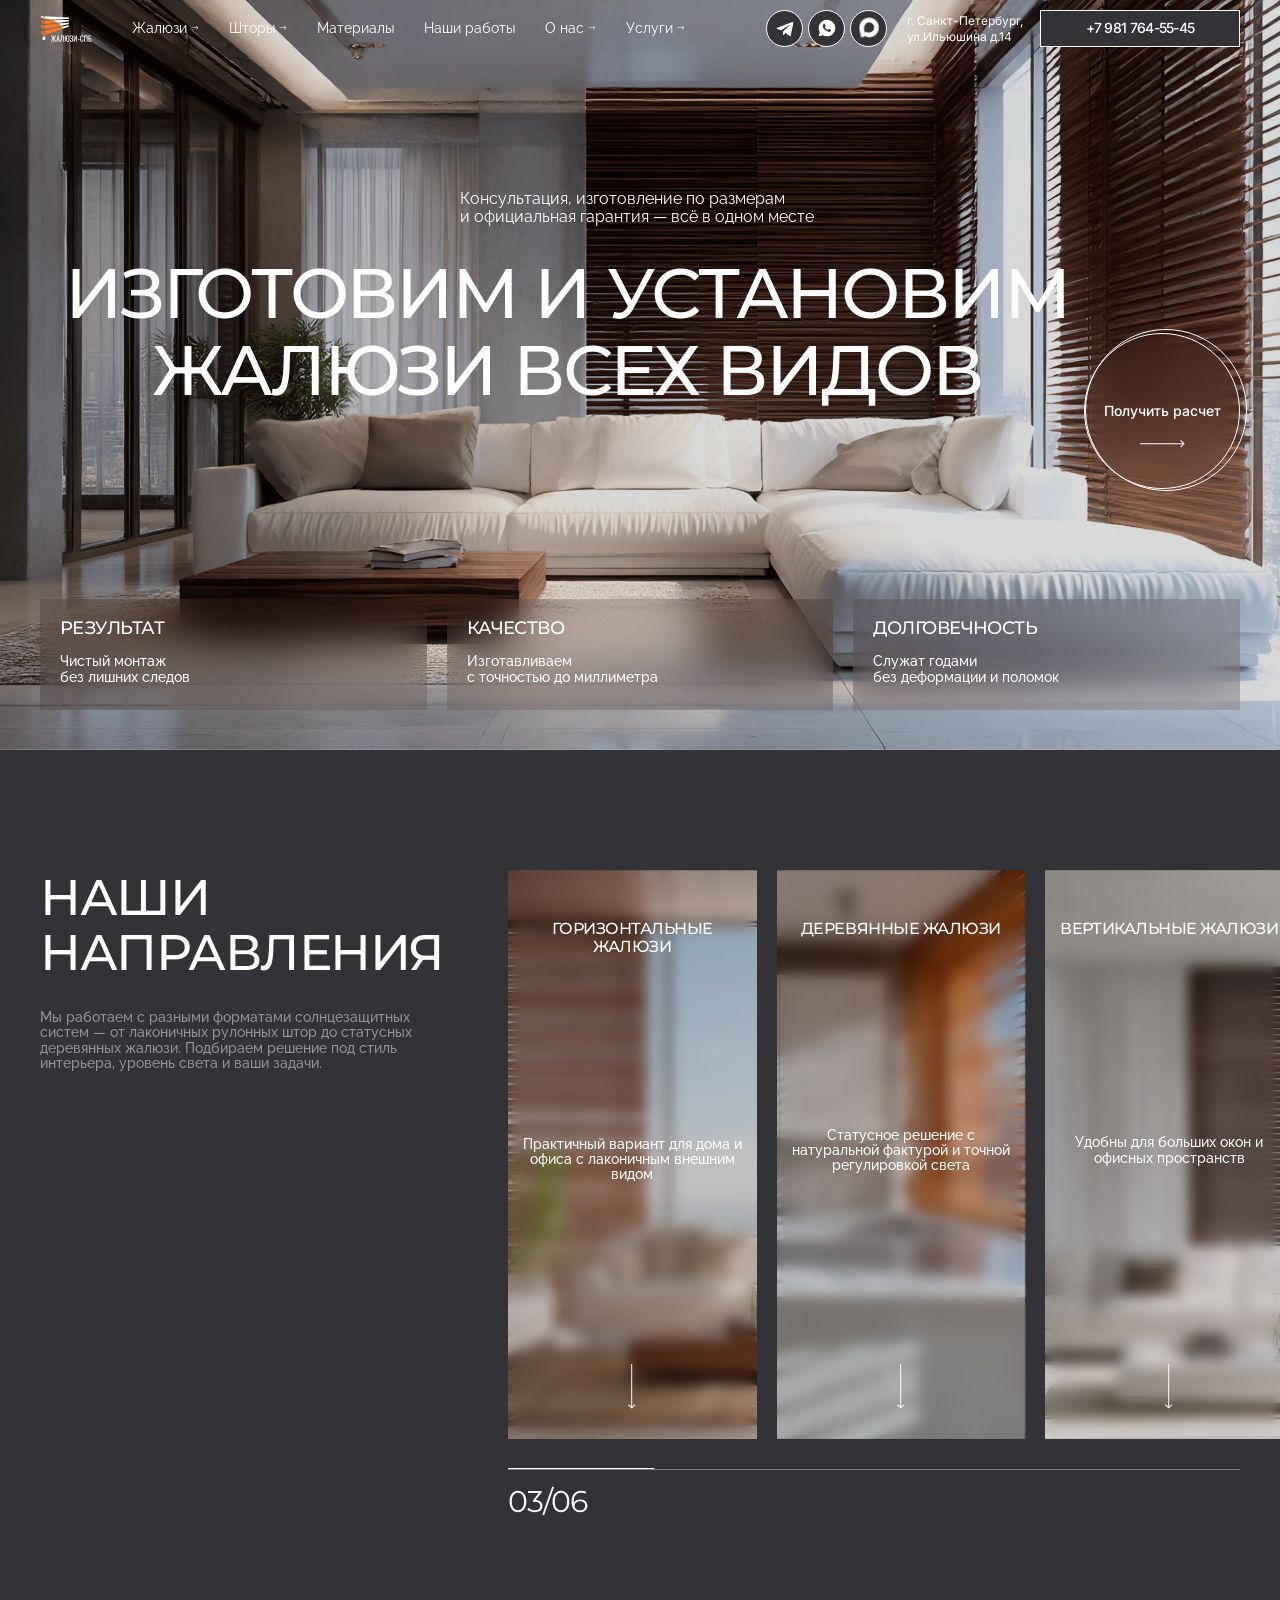
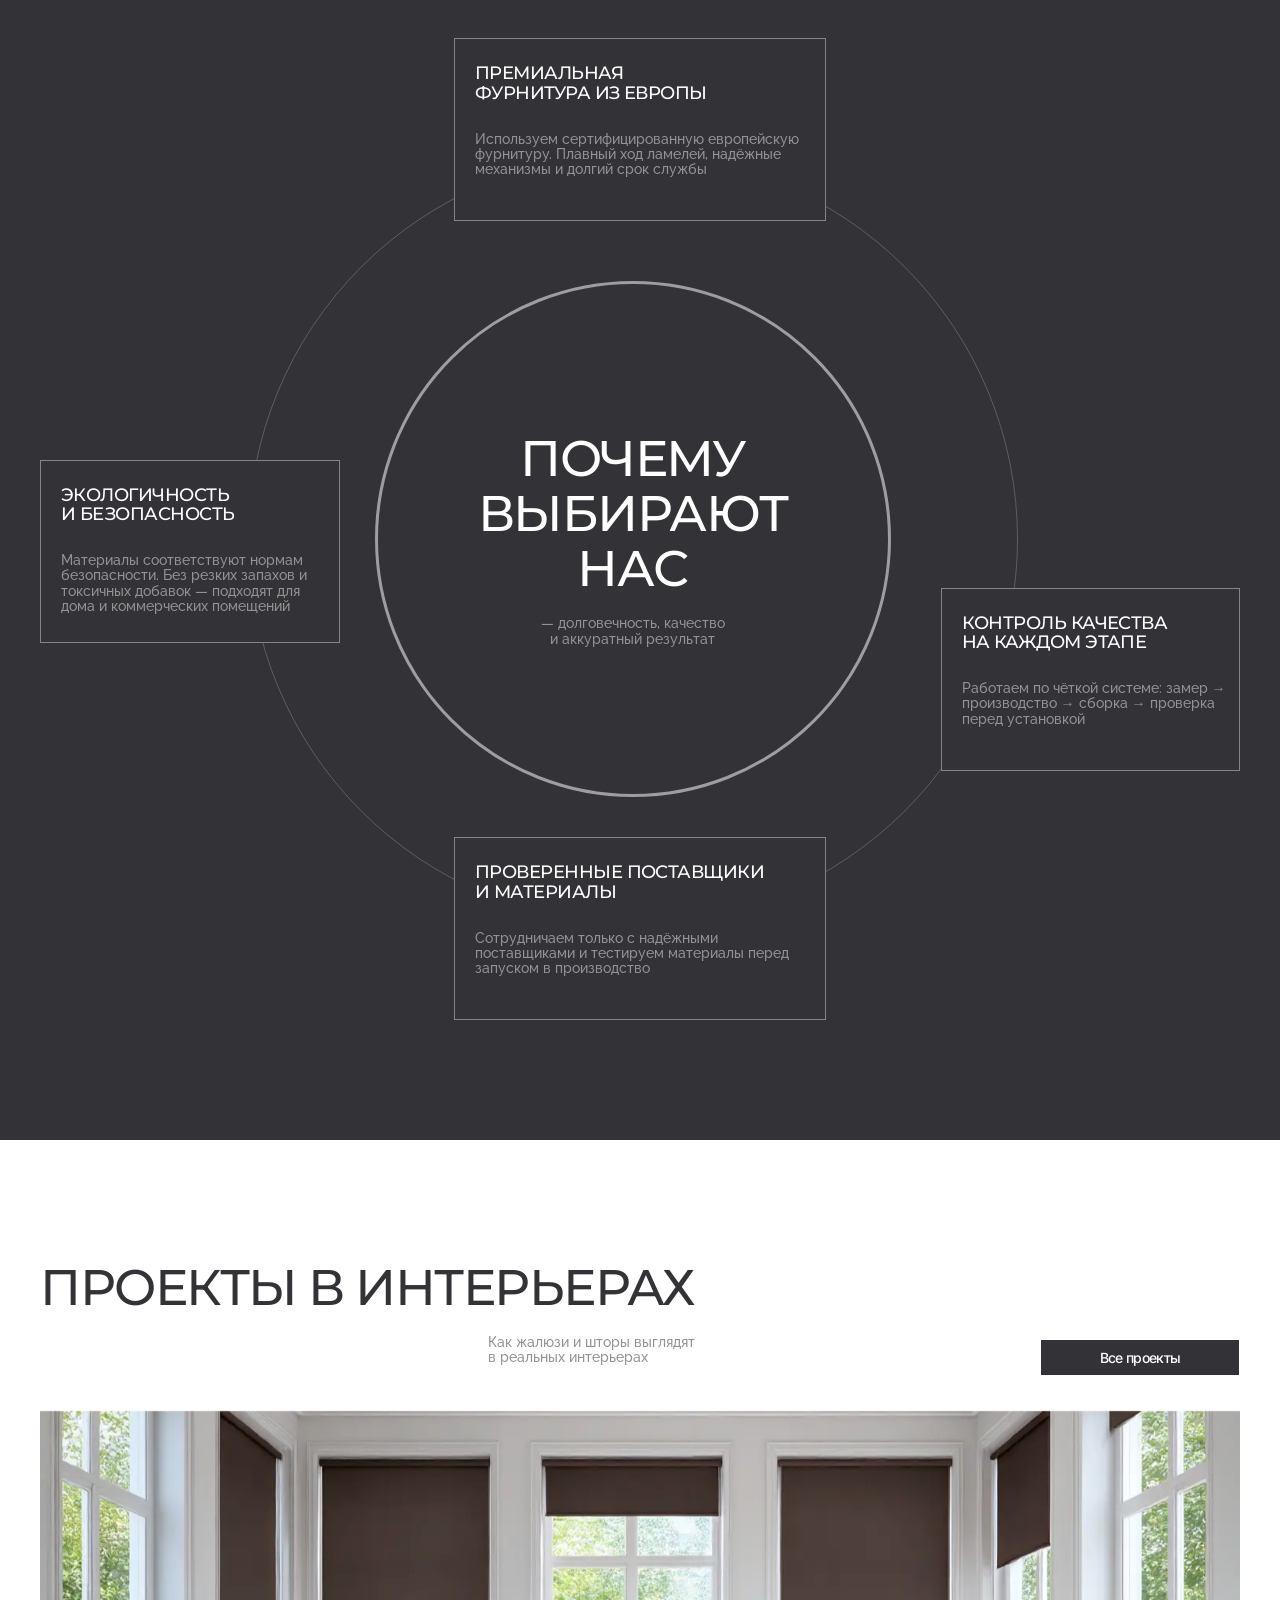
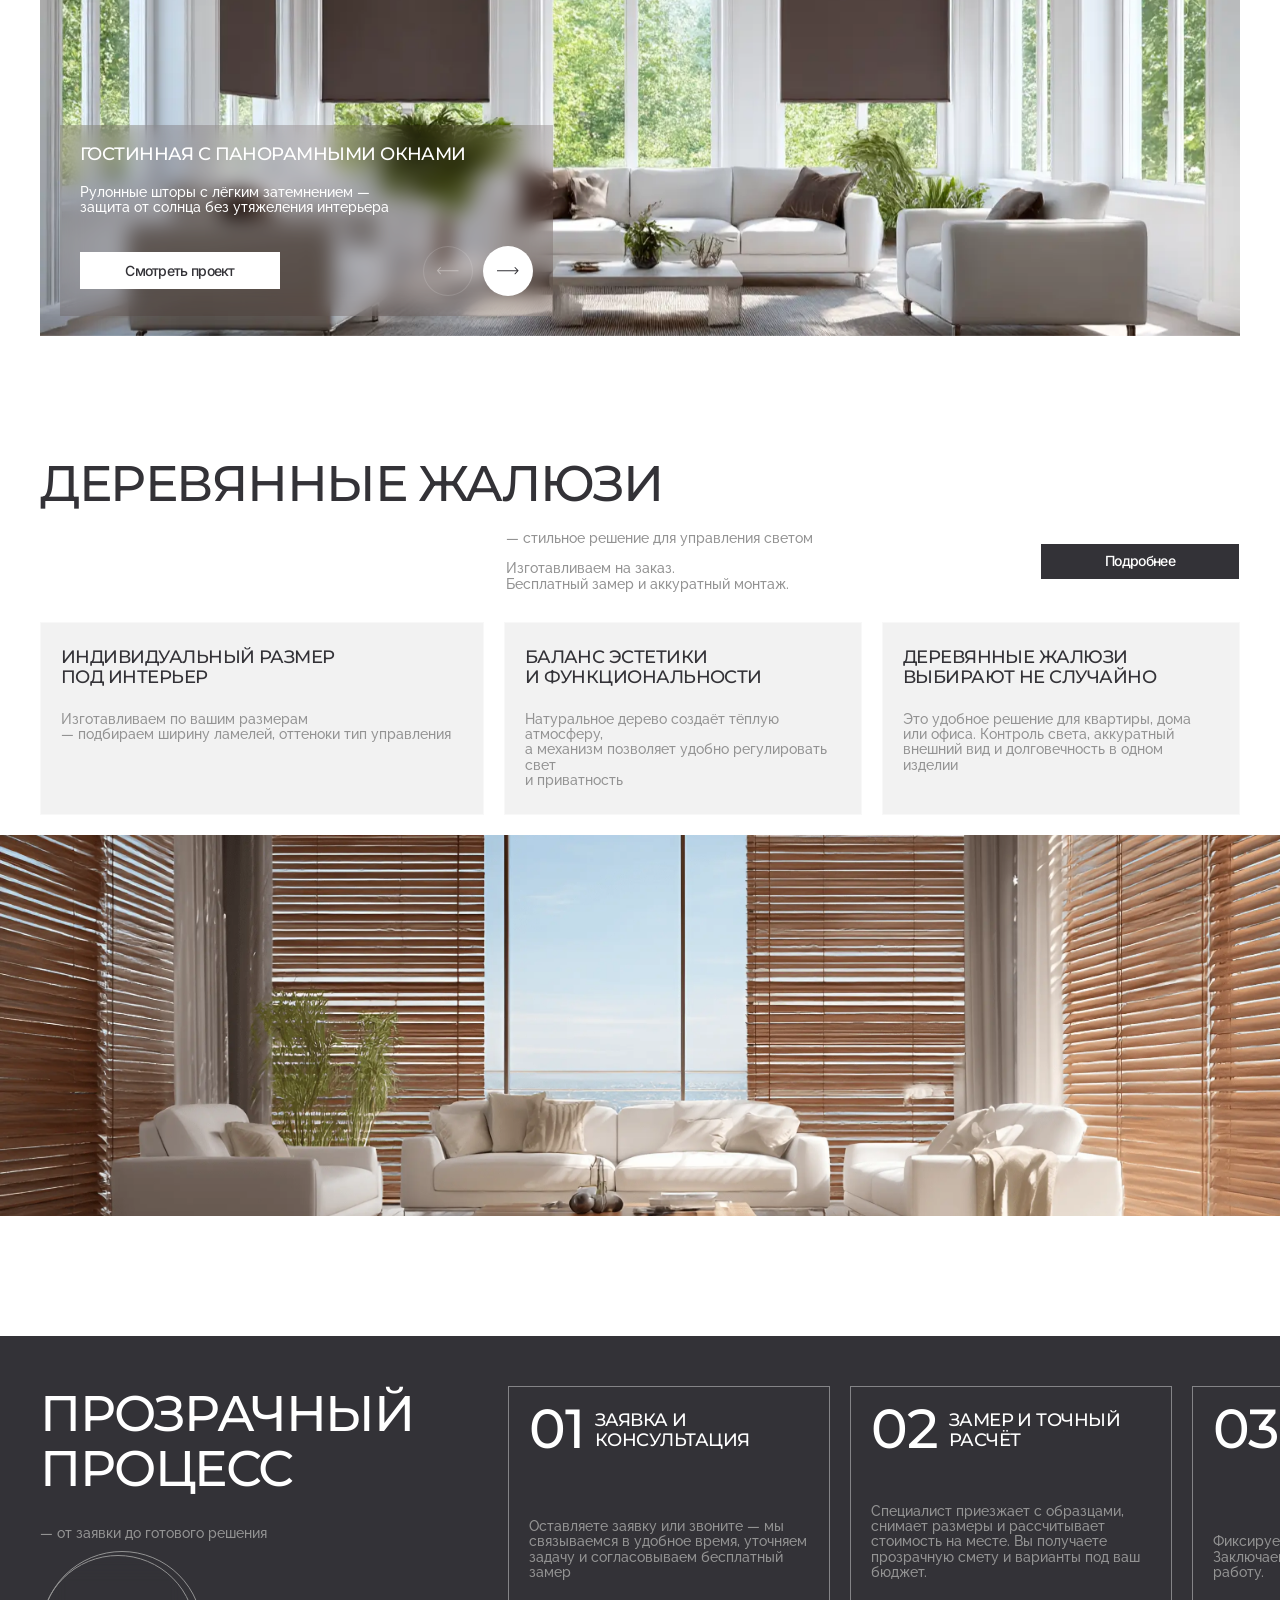
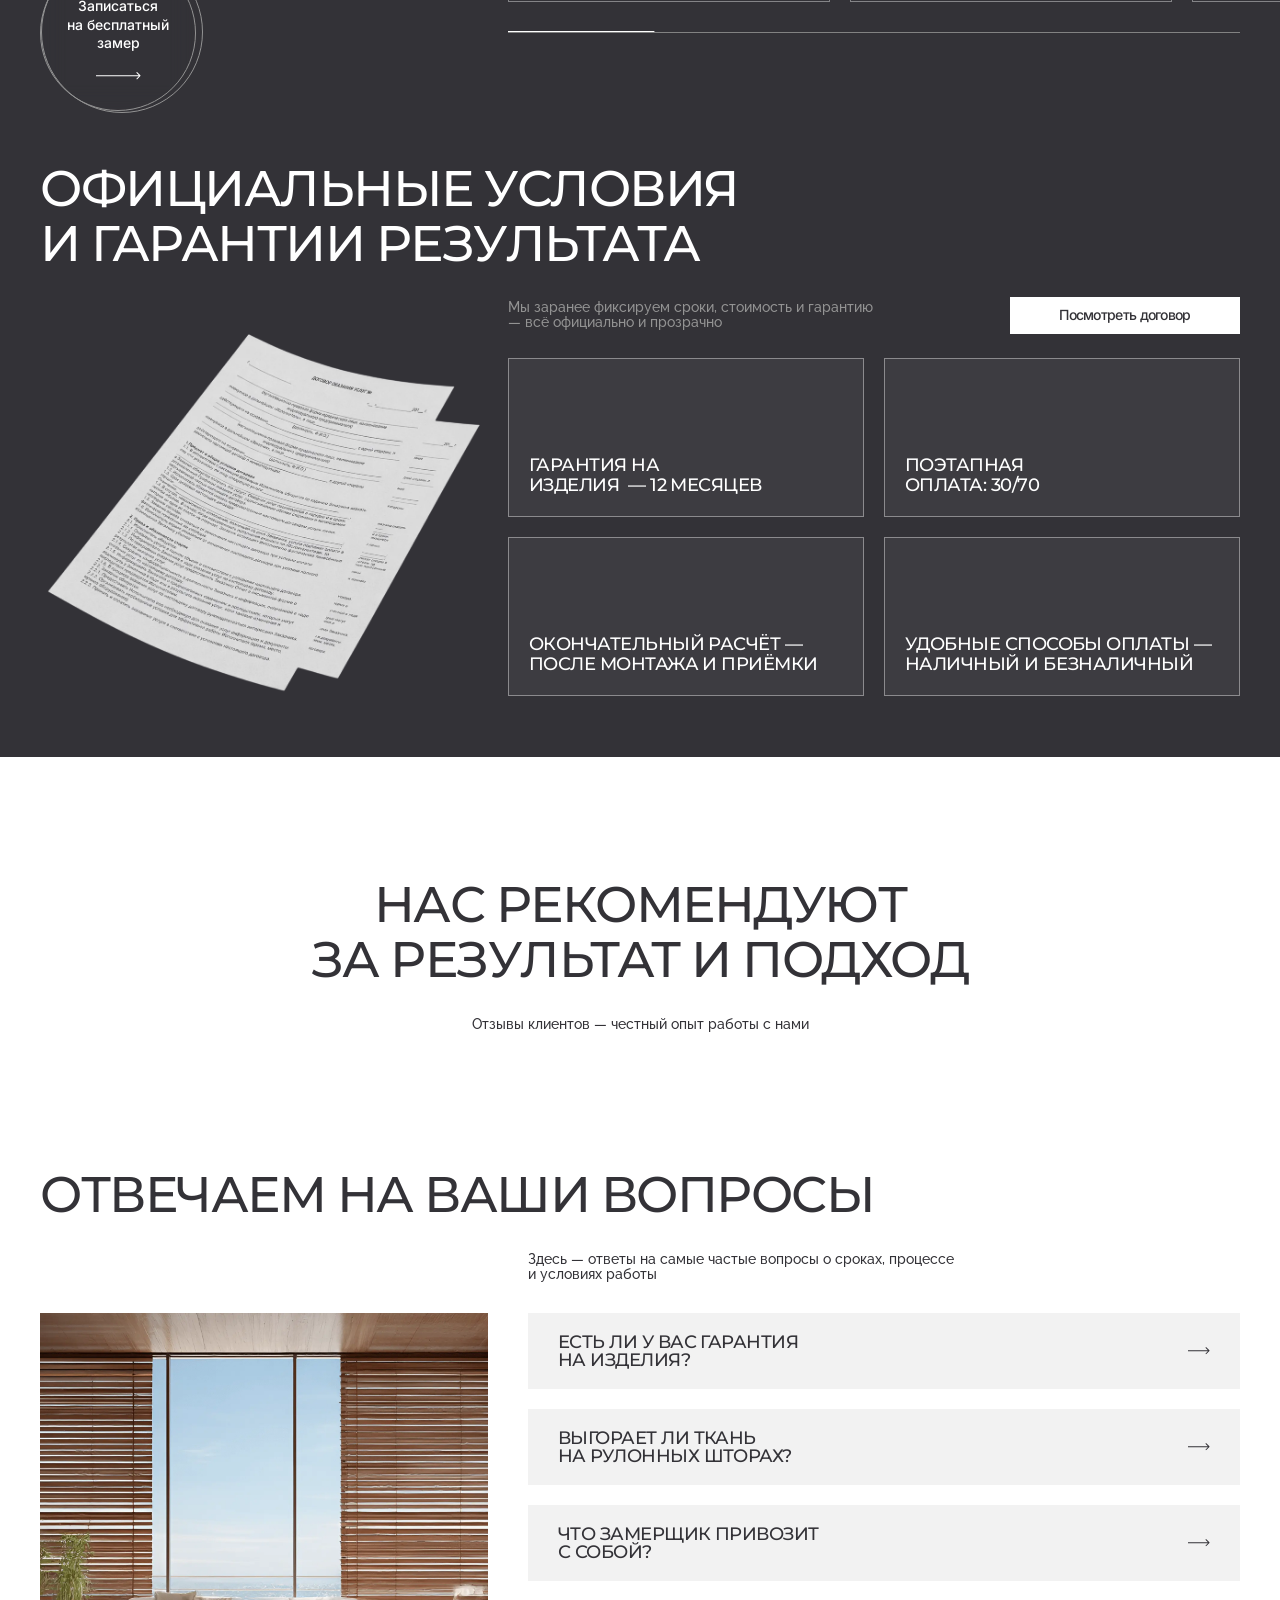
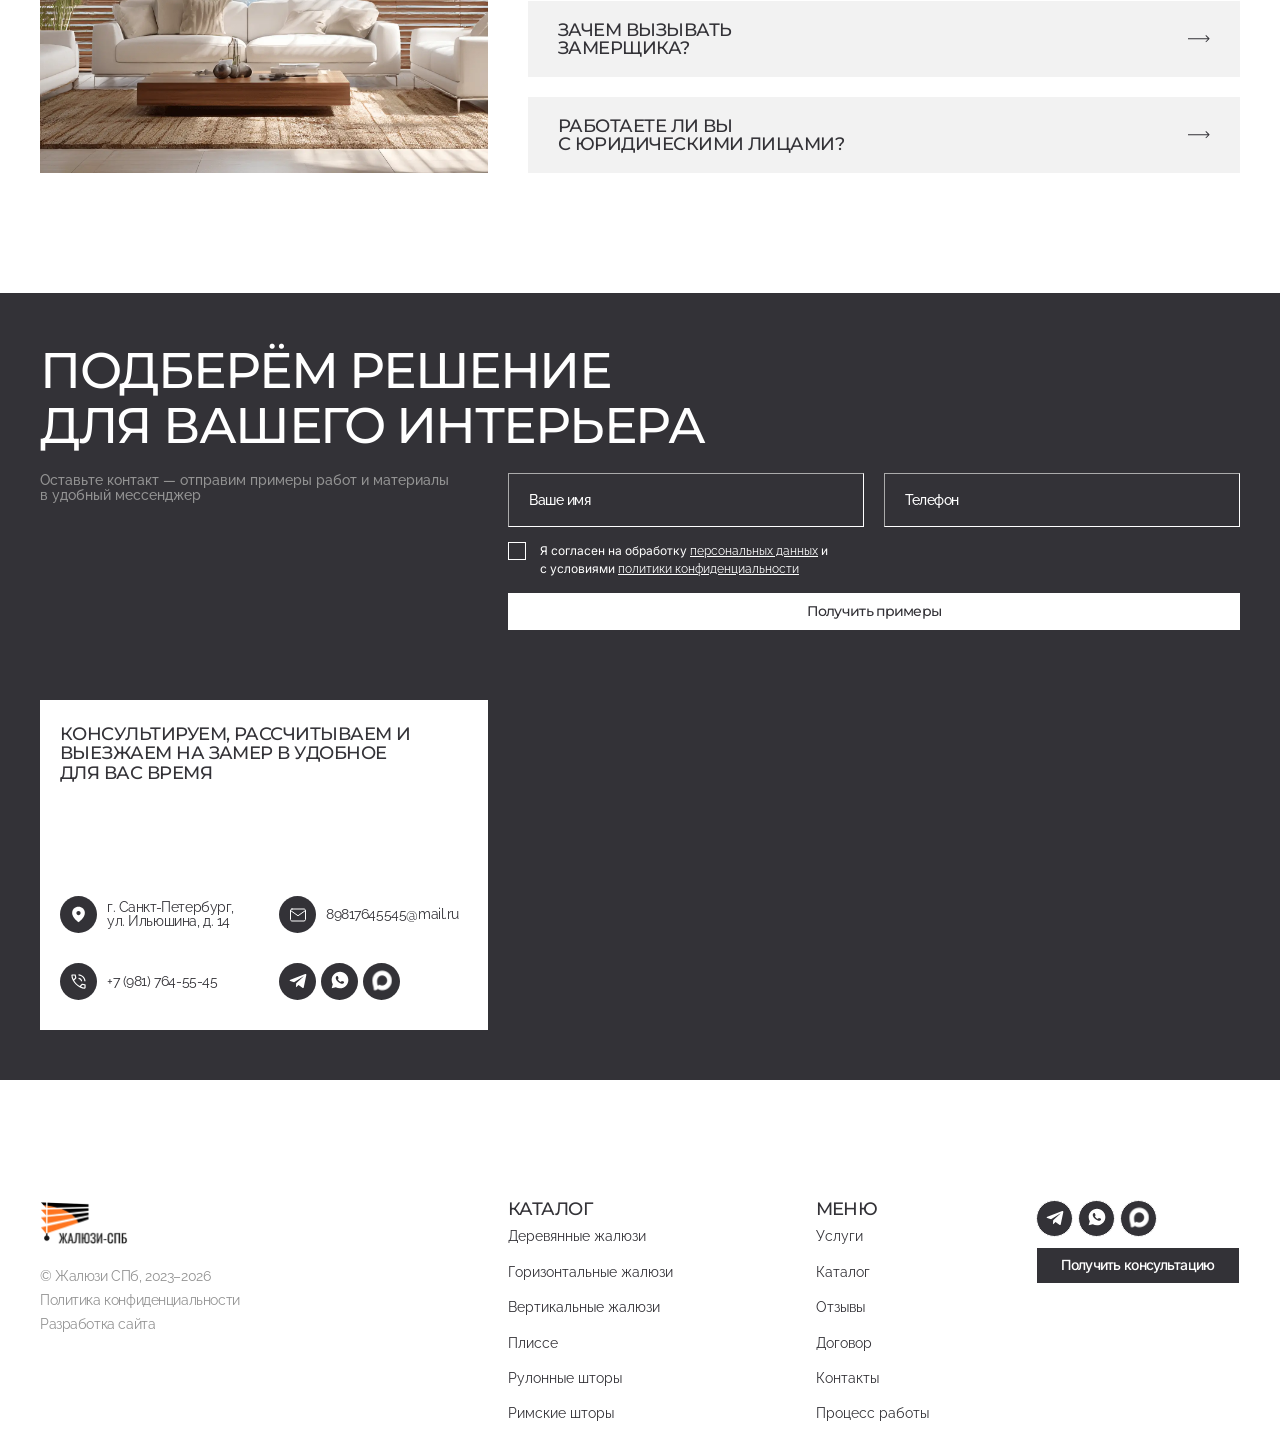
<file: index.html>
<!--header.html-->
<!doctype html>
<html lang="en">
<head>
  <meta charset="UTF-8">
  <meta name="viewport"
        content="width=device-width, user-scalable=no, initial-scale=1.0, maximum-scale=1.0, minimum-scale=1.0">
  <meta http-equiv="X-UA-Compatible" content="ie=edge">
  <meta name="format-detection" content="telephone=no">
  <link rel="preconnect" href="https://fonts.googleapis.com">
  <link rel="preconnect" href="https://fonts.gstatic.com" crossorigin>
  <link href="https://fonts.googleapis.com/css2?family=Inter:ital,opsz,wght@0,14..32,100..900;1,14..32,100..900&family=Montserrat:ital,wght@0,100..900;1,100..900&family=Raleway:ital,wght@0,100..900;1,100..900&display=swap" rel="stylesheet">
  <link rel="icon" type="image/png" href="./img/icons/favicon.png" sizes="32x32">
  <link rel="apple-touch-icon" href="./img/icons/favicon.png">
  <link rel="mask-icon" href="./img/icons/favicon.png" color="#000000">
  <link
          rel="stylesheet"
          href="https://cdn.jsdelivr.net/npm/swiper@11/swiper-bundle.min.css"
  />
  <title></title>
<script defer src="js/bundle.js"></script><script defer src="js/libs.js"></script><script defer src="js/style.js"></script><link href="css/style.min.css" rel="stylesheet"></head>
<body>

<header class="header">
  <div class="container">
    <div class="header-wrapper">
      <a href="#" class="logo">
        <img src="./img/logo.webp" alt="">
      </a>
      <nav class="header-nav">
        <button type="button" class="close-menu-button"></button>
        <ul class="main-menu">
          <li class="menu-item-arrow">
            <a href="#">Жалюзи</a>
          </li>
          <li class="menu-item-arrow">
            <a href="#">Шторы</a>
          </li>
          <li>
            <a href="#">Материалы</a>
          </li>
          <li>
            <a href="#">Наши работы</a>
          </li>
          <li class="menu-item-arrow">
            <a href="#">О нас</a>
          </li>
          <li class="menu-item-arrow">
            <a href="#">Услуги</a>
          </li>
        </ul>
        <div class="header-meta mobile-header-meta">
          <div class="mobile-meta-wrapper">
            <ul class="socials-wrapper">
              <li class="social-link social-link-telegram">
                <a href="#"></a>
              </li>
              <li class="social-link social-link-whatsapp">
                <a href="#"></a>
              </li>
              <li class="social-link social-link-max">
                <a href="#"></a>
              </li>
            </ul>
            <a class="btn btn-dark" href="#">+7 981 764-55-45</a>
          </div>
          <div class="header-address">
            г. Санкт-Петербург, ул.Ильюшина д.14
          </div>
        </div>
        <div class="header-meta header-meta-pc">
          <ul class="socials-wrapper">
            <li class="social-link social-link-telegram">
              <a href="#"></a>
            </li>
            <li class="social-link social-link-whatsapp">
              <a href="#"></a>
            </li>
            <li class="social-link social-link-max">
              <a href="#"></a>
            </li>
          </ul>
          <div class="header-address">
            г. Санкт-Петербург, ул.Ильюшина д.14
          </div>
          <a class="btn btn-dark" href="#">+7 981 764-55-45</a>
        </div>
      </nav>
      <div class="header-meta tablet-header-meta">
        <a class="btn btn-dark" href="#">+7 981 764-55-45</a>
        <ul class="socials-wrapper">
          <li class="social-link social-link-telegram">
            <a href="#"></a>
          </li>
          <li class="social-link social-link-whatsapp">
            <a href="#"></a>
          </li>
          <li class="social-link social-link-max">
            <a href="#"></a>
          </li>
        </ul>
        <div class="header-address">
          г. Санкт-Петербург, ул.Ильюшина д.14
        </div>
      </div>
      <button type="button" class="mobile-menu-button">
        <span class="line"></span>
        <span class="line"></span>
        <span class="line"></span>
      </button>
    </div>
  </div>
</header>

<main>




<section class="default-banner home-banner">
  <div class="banner-back">
    <img class="back-pc" src="./img/home-banner-back.webp" alt="">
    <img class="back-mobile" src="./img/home-banner-back.webp" alt="">
  </div>
  <div class="container">
    <div class="banner-wrapper">
      <div class="banner-content">
        <div class="banner-description">
          <p>
            Консультация, изготовление по размерам
            и официальная гарантия —  всё в одном месте
          </p>
        </div>
        <div class="banner-title">
          <h1>Изготовим и установим жалюзи всех видов</h1>
          <a href="#" class="btn-circle">Получить расчет</a>
        </div>
      </div>
      <div class="banner-benefits">
        <div class="benefit-card">
          <div class="card-title">результат</div>
          <div class="card-description">
            <p>
              Чистый монтаж
              <br>
              без лишних следов
            </p>
          </div>
        </div>
        <div class="benefit-card">
          <div class="card-title">Качество</div>
          <div class="card-description">
            <p>
              Изготавливаем
              <br>
              с точностью до миллиметра
            </p>
          </div>
        </div>
        <div class="benefit-card">
          <div class="card-title">Долговечность</div>
          <div class="card-description">
            <p>
              Служат годами
              <br>
              без деформации и поломок
            </p>
          </div>
        </div>
      </div>
    </div>
  </div>
</section>

<section class="directions-section slider-section">
  <div class="container">
    <div class="custom-row">
      <div class="left-column">
        <h2>Наши направления</h2>
        <div class="description">
          <p>Мы работаем с разными форматами солнцезащитных систем — от лаконичных рулонных штор до статусных деревянных жалюзи. Подбираем решение под стиль интерьера, уровень света и ваши задачи.</p>
        </div>
      </div>
      <div class="right-column directions-slider slider-wrapper">
        <div class="swiper-wrapper">
          <div class="swiper-slide"  style="background-image: url(./img/direction-card-back1.webp)">
            <div class="direction-card">
              <div class="card-title">Горизонтальные жалюзи</div>
              <div class="card-description">
                <p>Практичный вариант для дома
                  и офиса с лаконичным
                  внешним видом</p>
              </div>
            </div>
          </div>
          <div class="swiper-slide" style="background-image: url(./img/direction-card-back2.webp)">
            <div class="direction-card">
              <div class="card-title">Деревянные жалюзи</div>
              <div class="card-description">
                <p>Статусное решение
                  с натуральной фактурой
                  и точной регулировкой света</p>
              </div>
            </div>
          </div>
          <div class="swiper-slide" style="background-image: url(./img/direction-card-back3.webp)">
            <div class="direction-card">
              <div class="card-title">Вертикальные жалюзи</div>
              <div class="card-description">
                <p>Удобны для больших окон
                  и офисных пространств</p>
              </div>
            </div>
          </div>
          <div class="swiper-slide"  style="background-image: url(./img/direction-card-back1.webp)">
            <div class="direction-card">
              <div class="card-title">Горизонтальные жалюзи</div>
              <div class="card-description">
                <p>Практичный вариант для дома
                  и офиса с лаконичным
                  внешним видом</p>
              </div>
            </div>
          </div>
          <div class="swiper-slide" style="background-image: url(./img/direction-card-back2.webp)">
            <div class="direction-card">
              <div class="card-title">Деревянные жалюзи</div>
              <div class="card-description">
                <p>Статусное решение
                  с натуральной фактурой
                  и точной регулировкой света</p>
              </div>
            </div>
          </div>
          <div class="swiper-slide" style="background-image: url(./img/direction-card-back3.webp)">
            <div class="direction-card">
              <div class="card-title">Вертикальные жалюзи</div>
              <div class="card-description">
                <p>Удобны для больших окон
                  и офисных пространств</p>
              </div>
            </div>
          </div>
        </div>
        <div class="swiper-progressbar"></div>
        <div class="swiper-counter"></div>
      </div>
    </div>
  </div>
</section>


<section class="advantages-section home-advantages-section">
  <div class="container">
    <div class="advantage-row advantage-row-top">
      <div class="advantage-card">
        <div class="card-title">ПРЕМИАЛЬНАЯ <br> ФУРНИТУРА ИЗ ЕВРОПЫ</div>
        <div class="card-description">
          <p>Используем сертифицированную европейскую фурнитуру. Плавный ход ламелей, надёжные механизмы и долгий срок службы</p>
        </div>
      </div>
    </div>
    <div class="advantage-row advantage-row-middle">
      <div class="advantage-card">
        <div class="card-title">Экологичность <br> и безопасность</div>
        <div class="card-description">
          <p>Материалы соответствуют нормам безопасности. Без резких запахов
            и токсичных добавок — подходят для дома
            и коммерческих помещений</p>
        </div>
      </div>
      <div class="advantage-card-head">
        <h2>почему <br> выбирают <br> нас</h2>
        <div class="description">
          <p>— долговечность, качество
            и аккуратный результат</p>
        </div>
      </div>
      <div class="advantage-card">
        <div class="card-title">Контроль качества <br> на каждом этапе</div>
        <div class="card-description">
          <p>Работаем по чёткой системе: замер → производство → сборка → проверка перед установкой</p>
        </div>
      </div>
    </div>
    <div class="advantage-row advantage-row-bottom">
      <div class="advantage-card">
        <div class="card-title">Проверенные поставщики <br> и материалы</div>
        <div class="card-description">
          <p>Сотрудничаем только с надёжными поставщиками и тестируем материалы перед запуском в производство</p>
        </div>
      </div>
    </div>
  </div>
</section>


<section class="projects-section slider-section">
  <div class="container">
    <h2>Проекты <br class="mobile-br"> в интерьерах</h2>
    <div class="title-description">
      <p>Как жалюзи и шторы выглядят в реальных интерьерах</p>
      <a href="#" class="btn btn-dark btn-dark-border">Все проекты</a>
    </div>
    <div class="projects-slider slider-wrapper">
      <div class="swiper-wrapper">
        <div class="swiper-slide" style="background-image: url(./img/project-slide.webp)">
          <div class="project-content">
            <div class="card-title">гостинная с панорамными окнами</div>
            <div class="card-description">
              <p>Рулонные шторы с лёгким затемнением — защита от солнца без утяжеления интерьера</p>
            </div>
            <div class="slider-nav">
              <a href="#" class="btn btn-white">Смотреть проект</a>
              <div class="project-buttons">
                <div class="swiper-button-prev">

                </div>
                <div class="swiper-button-next">

                </div>
              </div>
            </div>
          </div>
        </div>
        <div class="swiper-slide" style="background-image: url(./img/project-slide.webp)">
          <div class="project-content">
            <div class="card-title">гостинная с панорамными окнами</div>
            <div class="card-description">
              <p>Рулонные шторы с лёгким затемнением — защита от солнца без утяжеления интерьера</p>
            </div>
            <div class="slider-nav">
              <a href="#" class="btn btn-white">Смотреть проект</a>
              <div class="project-buttons">
                <div class="swiper-button-prev"></div>
                <div class="swiper-button-next"></div>
              </div>
            </div>
          </div>
        </div>
        <div class="swiper-slide" style="background-image: url(./img/project-slide.webp)">
          <div class="project-content">
            <div class="card-title">гостинная с панорамными окнами</div>
            <div class="card-description">
              <p>Рулонные шторы с лёгким затемнением — защита от солнца без утяжеления интерьера</p>
            </div>
            <div class="slider-nav">
              <a href="#" class="btn btn-white">Смотреть проект</a>
              <div class="project-buttons">
                <div class="swiper-button-prev">

                </div>
                <div class="swiper-button-next">

                </div>
              </div>
            </div>
          </div>
        </div>
      </div>
    </div>
  </div>
</section>


<section class="category-section">
  <div class="container">
    <h2>ДЕРЕВЯННЫЕ ЖАЛЮЗИ</h2>
    <div class="title-description">
      <div class="description">
        <p>— стильное решение для управления светом</p>
        <p> Изготавливаем на заказ. <br> Бесплатный замер и аккуратный монтаж.</p>
      </div>
      <a href="#" class="btn btn-dark btn-border">Подробнее</a>
    </div>
    <div class="benefits-list">
      <div class="benefits-column">
        <div class="benefit-item">
          <div class="card-title">Индивидуальный размер <br> под интерьер</div>
          <div class="card-description">
            <p>Изготавливаем по вашим размерам <br> — подбираем ширину ламелей, оттеноки тип управления</p>
          </div>
        </div>
      </div>
      <div class="benefits-column">
        <div class="benefit-item">
          <div class="card-title">Баланс эстетики <br> и функциональности</div>
          <div class="card-description">
            <p>
              Натуральное дерево создаёт тёплую атмосферу,
              <br>
              а механизм позволяет удобно регулировать свет
              <br>
              и приватность</p>
          </div>
        </div>
      </div>
      <div class="benefits-column">
        <div class="benefit-item">
          <div class="card-title">Деревянные жалюзи <br> выбирают не случайно</div>
          <div class="card-description">
            <p>
              Это удобное решение для квартиры, дома
              <br>
              или офиса. Контроль света, аккуратный внешний вид и долговечность в одном изделии
            </p>
          </div>
        </div>
      </div>
    </div>
  </div>
  <img class="category-image" src="./img/category-section-image.webp" alt="Деревянные жалюзи">
</section>


<section class="process-section slider-section">
  <div class="container">
    <div class="custom-row">
      <div class="left-column">
        <div class="title-wrapper">
          <h2>прозрачный процесс </h2>
          <div class="description">
            <p>— от заявки до готового решения</p>
          </div>
        </div>
        <a href="#" class="btn-circle">
          Записаться
          <br>
          на бесплатный замер</a>
      </div>
      <div class="right-column process-slider slider-wrapper">
        <div class="swiper-wrapper">
          <div class="swiper-slide">
            <div class="process-card">
              <div class="card-title">Заявка
                и консультация</div>
              <div class="card-description">
                <p>Оставляете заявку или звоните — мы связываемся в удобное время, уточняем задачу и согласовываем бесплатный замер</p>
              </div>
            </div>
          </div>
          <div class="swiper-slide">
            <div class="process-card">
              <div class="card-title">Замер и точный расчёт</div>
              <div class="card-description">
                <p>Специалист приезжает
                  с образцами, снимает размеры и рассчитывает стоимость на месте. Вы получаете прозрачную смету и варианты под ваш бюджет.</p>
              </div>
            </div>
          </div>
          <div class="swiper-slide">
            <div class="process-card">
              <div class="card-title">Договор
                и согласование</div>
              <div class="card-description">
                <p>Фиксируем стоимость, сроки
                  и условия. Заключаем договор и запускаем заказ в работу.</p>
              </div>
            </div>
          </div>
          <div class="swiper-slide">
            <div class="process-card">
              <div class="card-title">Заявка
                и консультация</div>
              <div class="card-description">
                <p>Оставляете заявку или звоните — мы связываемся в удобное время, уточняем задачу и согласовываем бесплатный замер</p>
              </div>
            </div>
          </div>
          <div class="swiper-slide">
            <div class="process-card">
              <div class="card-title">Замер и точный расчёт</div>
              <div class="card-description">
                <p>Специалист приезжает
                  с образцами, снимает размеры и рассчитывает стоимость на месте. Вы получаете прозрачную смету и варианты под ваш бюджет.</p>
              </div>
            </div>
          </div>
          <div class="swiper-slide">
            <div class="process-card">
              <div class="card-title">Договор
                и согласование</div>
              <div class="card-description">
                <p>Фиксируем стоимость, сроки
                  и условия. Заключаем договор и запускаем заказ в работу.</p>
              </div>
            </div>
          </div>
        </div>
        <div class="swiper-progressbar"></div>
      </div>
    </div>
  </div>
</section>


<section class="terms-section">
  <div class="container">
    <h2>официальные условия и гарантии результата </h2>
    <div class="custom-row">
      <div class="left-column terms-image">
        <a href="#" class="btn btn-white btn-mobile">Посмотреть договор</a>
        <img src="./img/terms-image.webp" alt="">
      </div>
      <div class="right-column">
        <div class="terms-content-head">
          <div class="description">
            <p>Мы заранее фиксируем сроки, стоимость и гарантию
              — всё официально и прозрачно</p>
          </div>
          <a href="#" class="btn btn-white btn-pc">Посмотреть договор</a>
        </div>
        <div class="term-list">
          <div class="term-card">
            <div class="card-title">Гарантия на <br> изделия 
              — 12 месяцев</div>
          </div>
          <div class="term-card">
            <div class="card-title">Поэтапная <br> оплата: 30/70</div>
          </div>
          <div class="term-card">
            <div class="card-title">ОКОНЧАТЕЛЬНЫЙ РАСЧЁТ — <br> ПОСЛЕ МОНТАЖА И ПРИЁМКИ</div>
          </div>
          <div class="term-card">
            <div class="card-title">УДОБНЫЕ СПОСОБЫ ОПЛАТЫ — <br> НАЛИЧНЫЙ И БЕЗНАЛИЧНЫЙ</div>
          </div>
        </div>
      </div>
    </div>
  </div>
</section>


<section class="testimonials-section">
  <div class="container">
    <h2>Нас рекомендуют
      за результат и подход</h2>
    <div class="description">
      <p>Отзывы клиентов — честный опыт работы с нами</p>
    </div>
  </div>
</section>


<section class="faq-section">
  <div class="container">
    <div class="title-description">
      <h2>отвечаем на <br class="mobile-br"> ваши вопросы</h2>
      <div class="description">
        <p>Здесь — ответы на самые частые вопросы о сроках, процессе и условиях работы</p>
      </div>
    </div>
    <div class="custom-row">

      <div class="left-column">
        <div class="faq-image">
          <img src="./img/faq-image.webp" alt="">
        </div>
      </div>
      <div class="right-column">
        <div class="accordion-block">
          <div class="accordion-item">
            <div class="accordion-item-header">
              Есть ли у вас гарантия
              <br>
              на изделия?
            </div>
            <div class="accordion-item-content">
              <div class="accordion-content-wrapper">
                <p>
                  Lorem ipsum dolor sit amet, consectetur adipisicing elit. Animi asperiores cupiditate debitis dicta dolores ea earum eos, facere iure iusto magnam maiores nobis reiciendis sint sit soluta, veniam veritatis, voluptas?
                </p>
              </div>
            </div>
          </div>
          <div class="accordion-item">
            <div class="accordion-item-header">
              выгорает ли ткань
              <br>
              на рулонных шторах?
            </div>
            <div class="accordion-item-content">
              <div class="accordion-content-wrapper">
                <p>
                  Lorem ipsum dolor sit amet, consectetur adipisicing elit. Animi asperiores cupiditate debitis dicta dolores ea earum eos, facere iure iusto magnam maiores nobis reiciendis sint sit soluta, veniam veritatis, voluptas?
                </p>
              </div>
            </div>
          </div>
          <div class="accordion-item">
            <div class="accordion-item-header">
              что замерщик привозит
              <br>
              с собой?
            </div>
            <div class="accordion-item-content">
              <div class="accordion-content-wrapper">
                <p>
                  Lorem ipsum dolor sit amet, consectetur adipisicing elit. Animi asperiores cupiditate debitis dicta dolores ea earum eos, facere iure iusto magnam maiores nobis reiciendis sint sit soluta, veniam veritatis, voluptas?
                </p>
              </div>
            </div>
          </div>
          <div class="accordion-item">
            <div class="accordion-item-header">
              зачем вызывать
              <br>
              замерщика?
            </div>
            <div class="accordion-item-content">
              <div class="accordion-content-wrapper">
                <p>
                  Lorem ipsum dolor sit amet, consectetur adipisicing elit. Animi asperiores cupiditate debitis dicta dolores ea earum eos, facere iure iusto magnam maiores nobis reiciendis sint sit soluta, veniam veritatis, voluptas?
                </p>
              </div>
            </div>
          </div>
          <div class="accordion-item">
            <div class="accordion-item-header">
              работаете ли вы
              <br>
              с юридическими лицами?
            </div>
            <div class="accordion-item-content">
              <div class="accordion-content-wrapper">
                <p>
                  Lorem ipsum dolor sit amet, consectetur adipisicing elit. Animi asperiores cupiditate debitis dicta dolores ea earum eos, facere iure iusto magnam maiores nobis reiciendis sint sit soluta, veniam veritatis, voluptas?
                </p>
              </div>
            </div>
          </div>
        </div>
      </div>
    </div>
  </div>
</section>


<section class="callback-section">
  <div class="container">
    <h2>Подберём решение
      <br class="br-pc">
      <br class="mobile-br">
      для вашего
      <br class="mobile-br">
      интерьера</h2>
    <div class="custom-row custom-row-form">
      <div class="left-column">
        <div class="description">
          <p>Оставьте контакт — отправим примеры работ и материалы <br> в удобный мессенджер</p>
        </div>
      </div>
      <div class="right-column">
        <div class="form-wrapper">
          <div class="wpcf7 js" id="wpcf7-f35-o1" lang="ru-RU" dir="ltr" data-wpcf7-id="35">
            <div class="screen-reader-response"><p role="status" aria-live="polite" aria-atomic="true"></p> <ul></ul></div>
            <form action="/dev/#wpcf7-f35-o1" method="post" class="wpcf7-form init" aria-label="Контактная форма" novalidate="novalidate" data-status="init">
              <fieldset class="hidden-fields-container"><input type="hidden" name="_wpcf7" value="35"><input type="hidden" name="_wpcf7_version" value="6.1.5"><input type="hidden" name="_wpcf7_locale" value="ru_RU"><input type="hidden" name="_wpcf7_unit_tag" value="wpcf7-f35-o1"><input type="hidden" name="_wpcf7_container_post" value="0"><input type="hidden" name="_wpcf7_posted_data_hash" value="">
              </fieldset>
              <p><span class="wpcf7-form-control-wrap" data-name="text-848"><input size="40" maxlength="400" class="wpcf7-form-control wpcf7-text" autocomplete="name" aria-invalid="false" placeholder="Ваше имя" value="" type="text" name="text-848"></span><br>
                <span class="wpcf7-form-control-wrap" data-name="tel-583"><input size="40" maxlength="400" class="wpcf7-form-control wpcf7-tel wpcf7-text wpcf7-validates-as-tel" aria-invalid="false" placeholder="Телефон" value="" type="tel" name="tel-583"></span><br>
                <span class="wpcf7-form-control-wrap" data-name="acceptance-46"><span class="wpcf7-form-control wpcf7-acceptance"><span class="wpcf7-list-item"><label><input type="checkbox" name="acceptance-46" value="1" aria-invalid="false"><span class="wpcf7-list-item-label">Я согласен на обработку <a
                  href="#">персональных данных</a> и с условиями <a href="#">политики конфиденциальности</a></span></label></span></span></span><br>
                <input class="wpcf7-form-control wpcf7-submit has-spinner" type="submit" value="Получить примеры" disabled=""><span class="wpcf7-spinner"></span>
              </p><div class="wpcf7-response-output" aria-hidden="true"></div>
            </form>
          </div>
        </div>
      </div>
    </div>
    <div class="custom-row custom-row-contacts">
      <div class="left-column">
        <div class="contacts-block">
          <div class="contact-title">Консультируем, рассчитываем
            и выезжаем на замер в удобное
            для вас время</div>
          <div class="contacts-wrapper">
            <div class="contact-item contact-item-address">
              <p>г. Санкт-Петербург, ул. Ильюшина, д. 14</p>
            </div>
            <div class="contact-item contact-item-mail">
              <a href="mailto:89817645545@mail.ru">89817645545@mail.ru</a>
            </div>
            <div class="contact-item contact-item-phone">
              <a href="tel:79817645545">+7 (981) 764-55-45</a>
            </div>
            <ul class="socials-wrapper">
              <li class="social-link social-link-telegram">
                <a href="#"></a>
              </li>
              <li class="social-link social-link-whatsapp">
                <a href="#"></a>
              </li>
              <li class="social-link social-link-max">
                <a href="#"></a>
              </li>
            </ul>
          </div>
        </div>
      </div>
      <div class="right-column">
        <div class="map-wrapper">
          <iframe src="https://yandex.ru/map-widget/v1/?indoorLevel=1&ll=30.245719%2C60.008172&mode=whatshere&whatshere%5Bpoint%5D=30.245719%2C60.008171&whatshere%5Bzoom%5D=17&z=17" width="560" height="400" frameborder="1" allowfullscreen="true" style="position:relative;"></iframe>
        </div>
      </div>
    </div>
  </div>
</section>


<!--footer.html-->
</main>

<footer class="footer">
    <div class="container">
      <div class="footer-row">
        <div class="footer-column">
          <a href="#" class="logo">
            <img src="./img/footer-logo.webp" alt="">
          </a>
          <div class="mobile-hidden">
            <p class="footer-copy">© Жалюзи СПб, 2023–2026</p>
            <div class="footer-links">
              <a href="#">Политика конфиденциальности</a>
              <a href="#">Разработка сайта</a>
            </div>
          </div>
          <div class="tablet-contacts">
            <ul class="socials-wrapper">
              <li class="social-link social-link-telegram">
                <a href="#"></a>
              </li>
              <li class="social-link social-link-whatsapp">
                <a href="#"></a>
              </li>
              <li class="social-link social-link-max">
                <a href="#"></a>
              </li>
            </ul>
            <a href="#" class="btn btn-dark btn-dark-border">Получить консультацию</a>
          </div>
        </div>
        <div class="footer-column">
          <nav class="footer-nav">
            <div class="menu-wrapper">
              <div class="title">Каталог</div>
              <ul class="footer-menu">
                <li>
                  <a href="#">Деревянные жалюзи</a>
                </li>
                <li>
                  <a href="#">Горизонтальные жалюзи</a>
                </li>
                <li>
                  <a href="#">Вертикальные жалюзи</a>
                </li>
                <li>
                  <a href="#">Плиссе</a>
                </li>
                <li>
                  <a href="#">Рулонные шторы</a>
                </li>
                <li>
                  <a href="#">Римские шторы</a>
                </li>
              </ul>
            </div>
            <div class="menu-wrapper">
              <div class="title">меню</div>
              <ul class="footer-menu">
                <li>
                  <a href="#">Услуги</a>
                </li>
                <li>
                  <a href="#">Каталог</a>
                </li>
                <li>
                  <a href="#">Отзывы</a>
                </li>
                <li>
                  <a href="#">Договор</a>
                </li>
                <li>
                  <a href="#">Контакты</a>
                </li>
                <li>
                  <a href="#">Процесс работы</a>
                </li>
              </ul>
            </div>
          </nav>
        </div>
        <div class="footer-column">
          <div class="mobile-meta">
            <p class="footer-copy">© Жалюзи СПб, 2023–2026</p>
            <div class="footer-links">
              <a href="#">Политика конфиденциальности</a>
              <a href="#">Разработка сайта</a>
            </div>
          </div>
          <div class="pc-meta">
            <ul class="socials-wrapper">
              <li class="social-link social-link-telegram">
                <a href="#"></a>
              </li>
              <li class="social-link social-link-whatsapp">
                <a href="#"></a>
              </li>
              <li class="social-link social-link-max">
                <a href="#"></a>
              </li>
            </ul>
            <a href="#" class="btn btn-dark btn-dark-border">Получить консультацию</a>
          </div>
        </div>
      </div>
    </div>
</footer>

<div class="modal-dialog modal-thanks" style="display: none;">
  <div class="modal-content">
    <div class="modal-body">
      <button type="button" class="modal-close" data-dismiss="modal" aria-label="Close"></button>
    </div>
  </div>
</div>

<script src="https://cdn.jsdelivr.net/npm/swiper@11/swiper-bundle.min.js"></script>
</body>
</html>
</file>
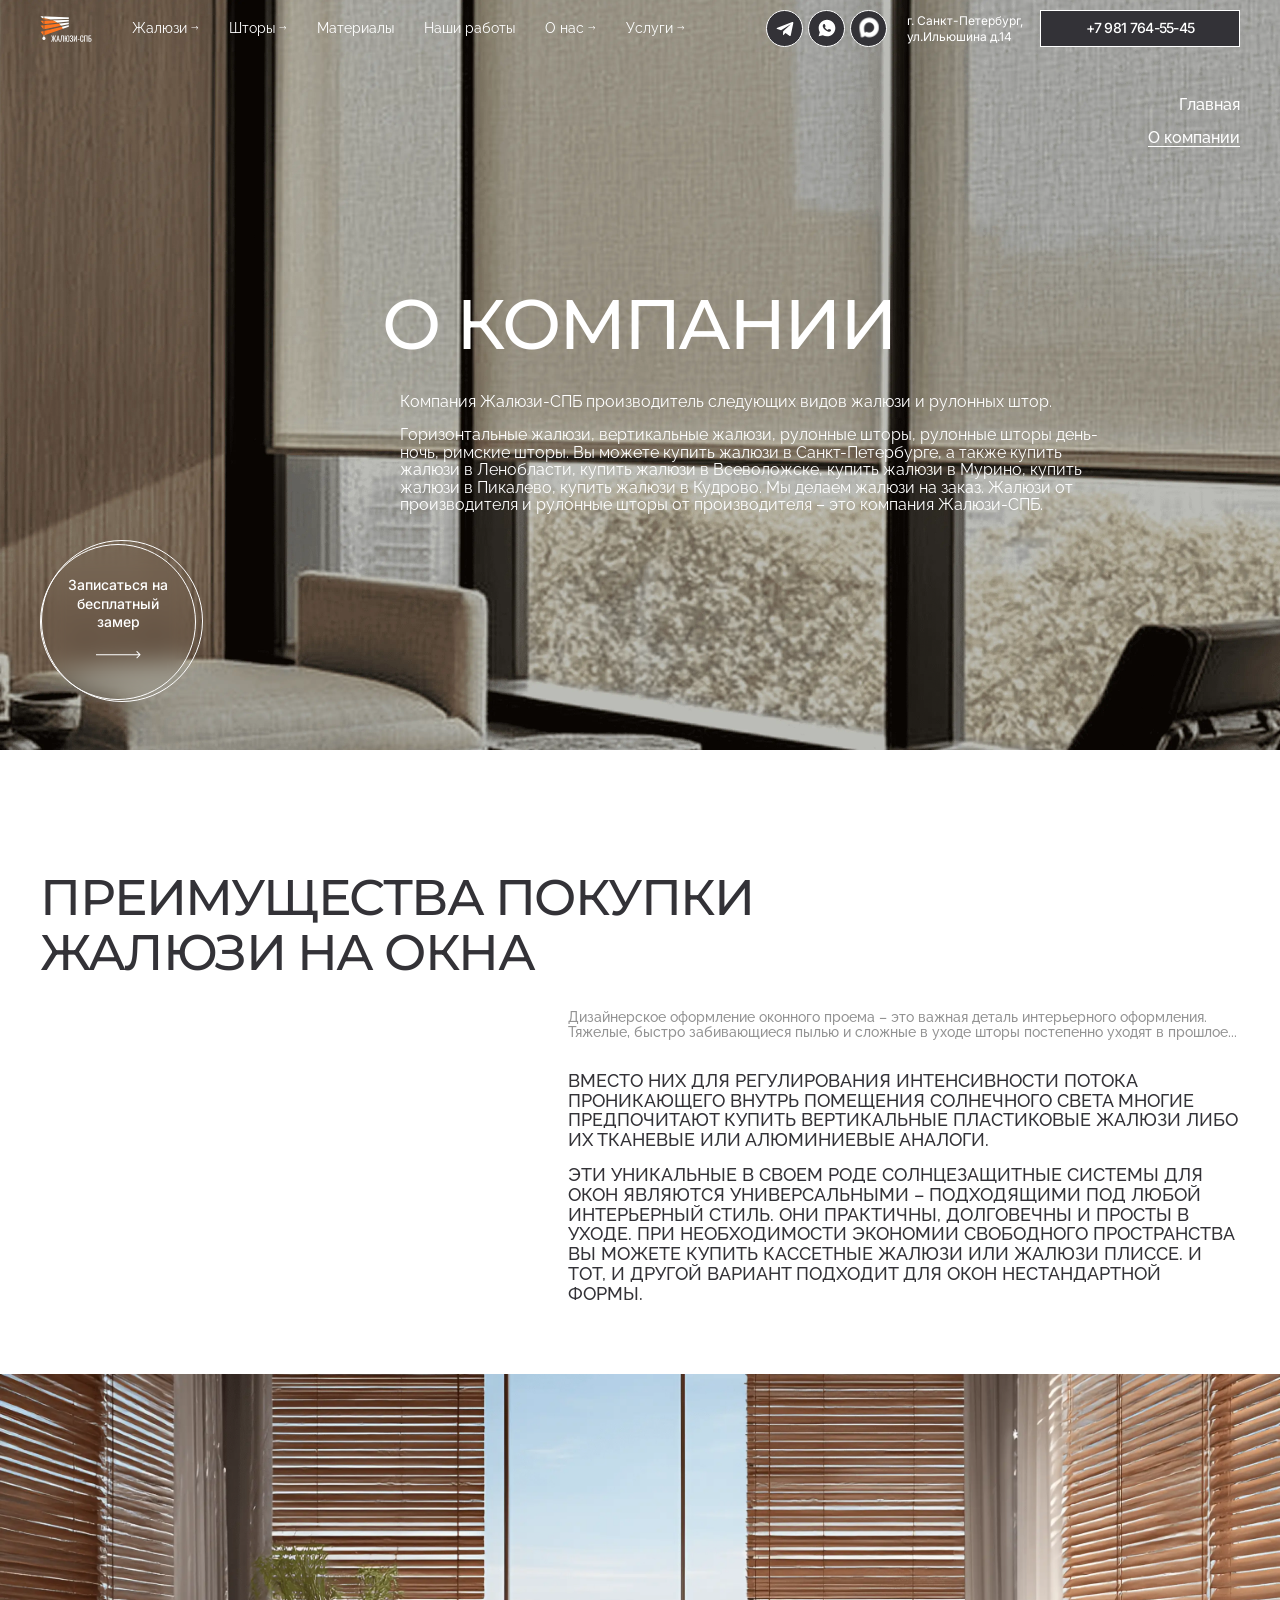
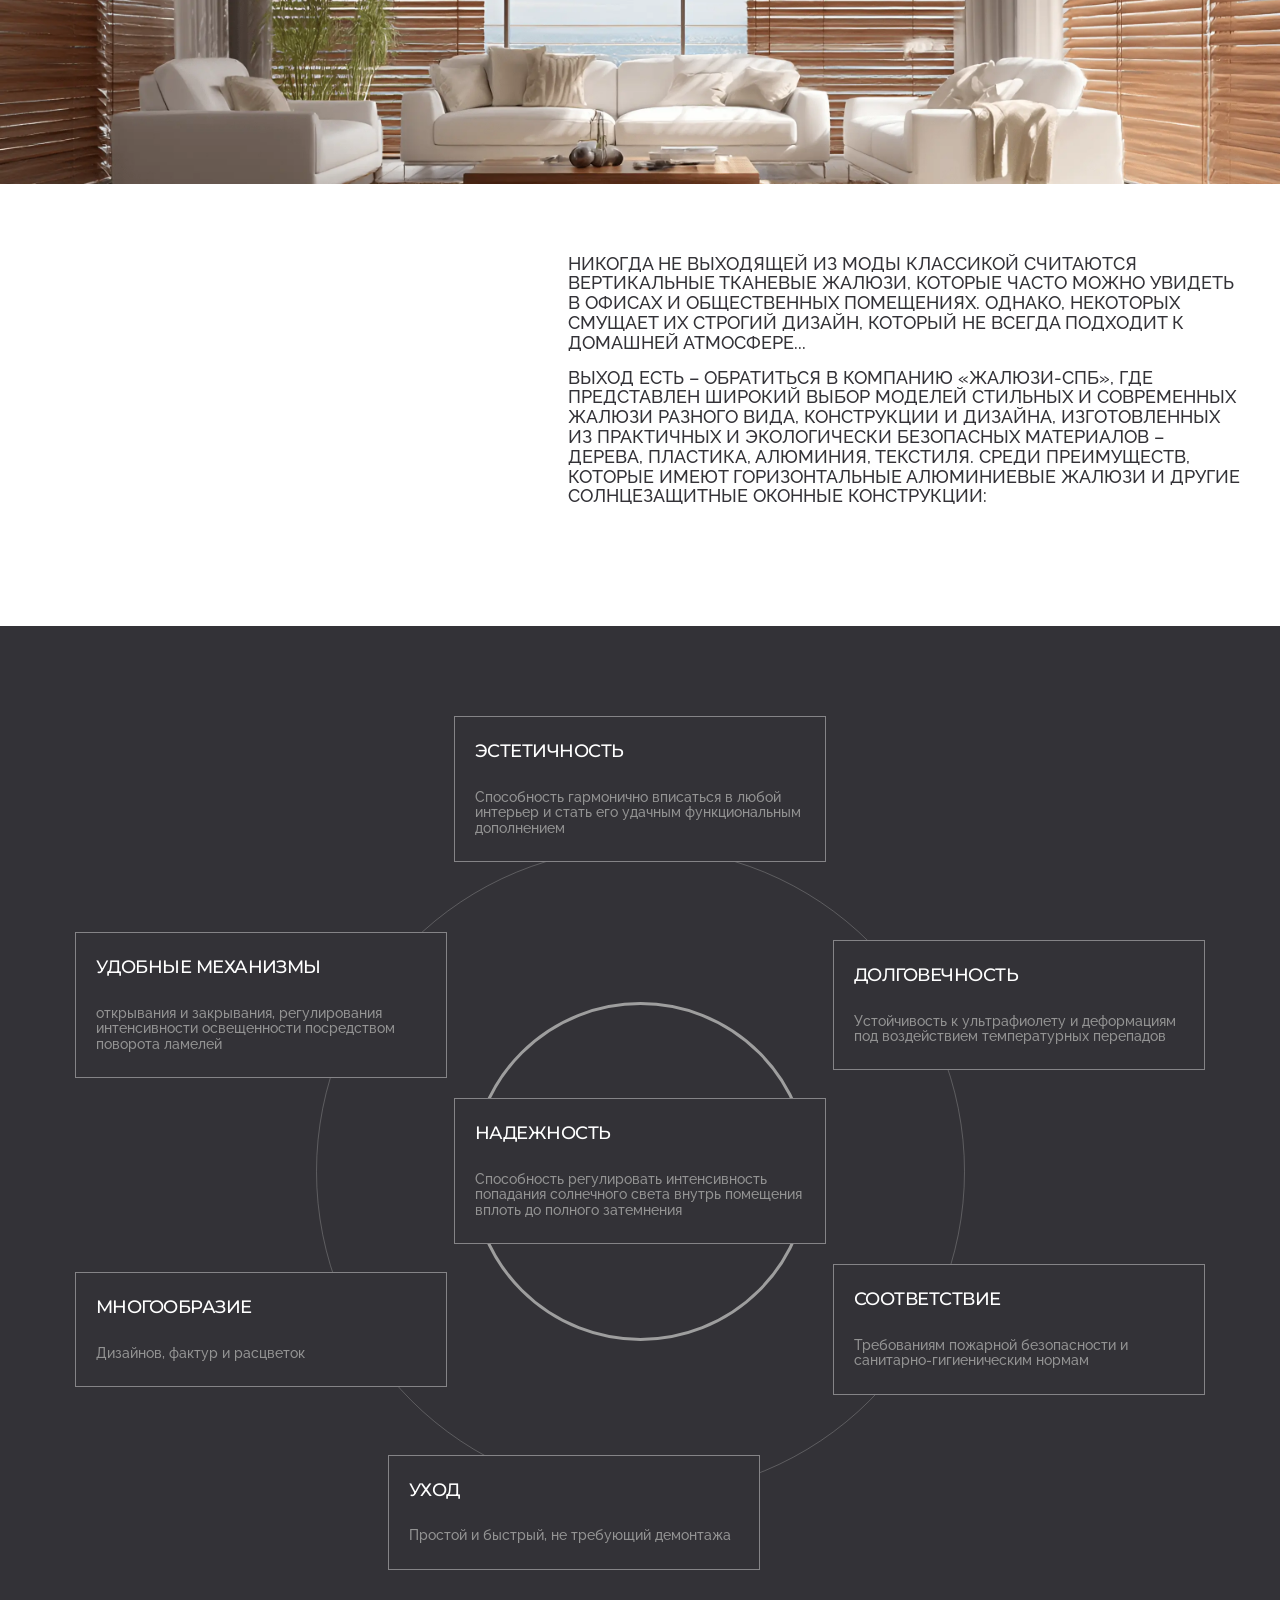
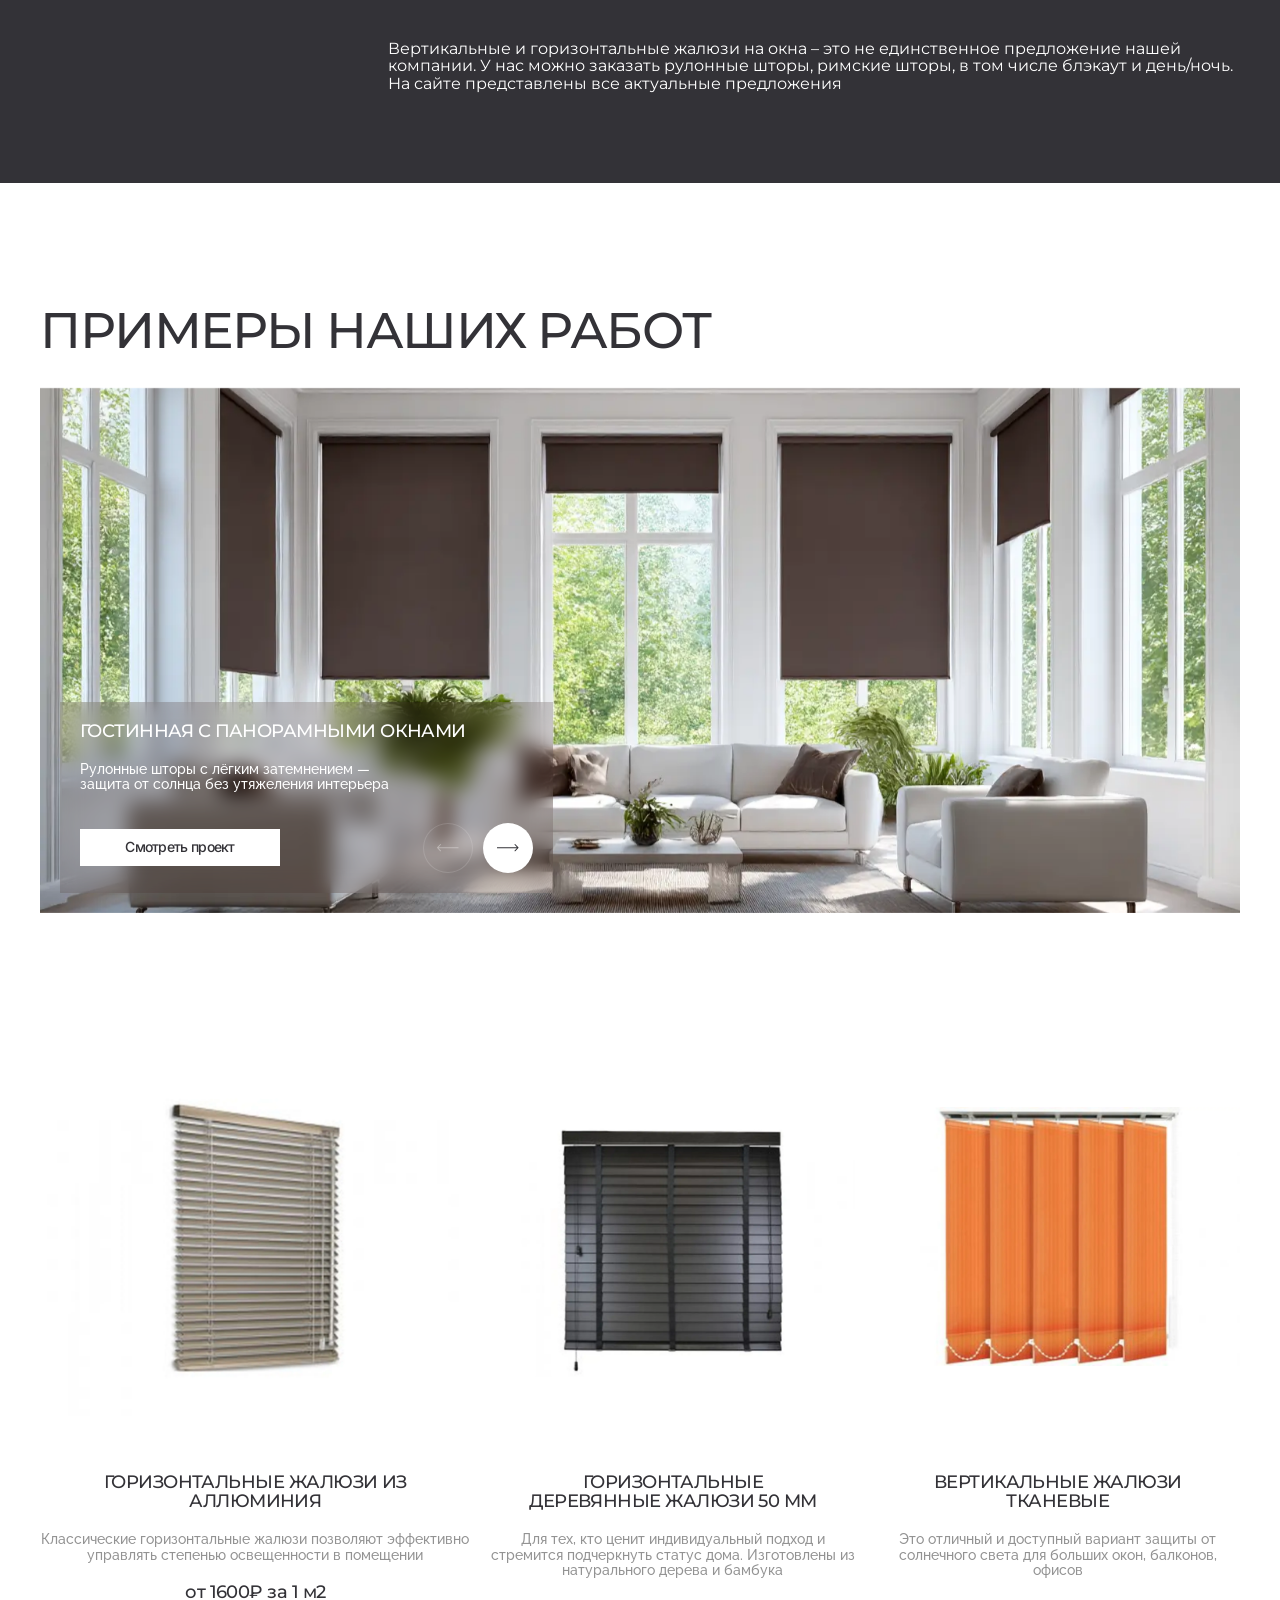
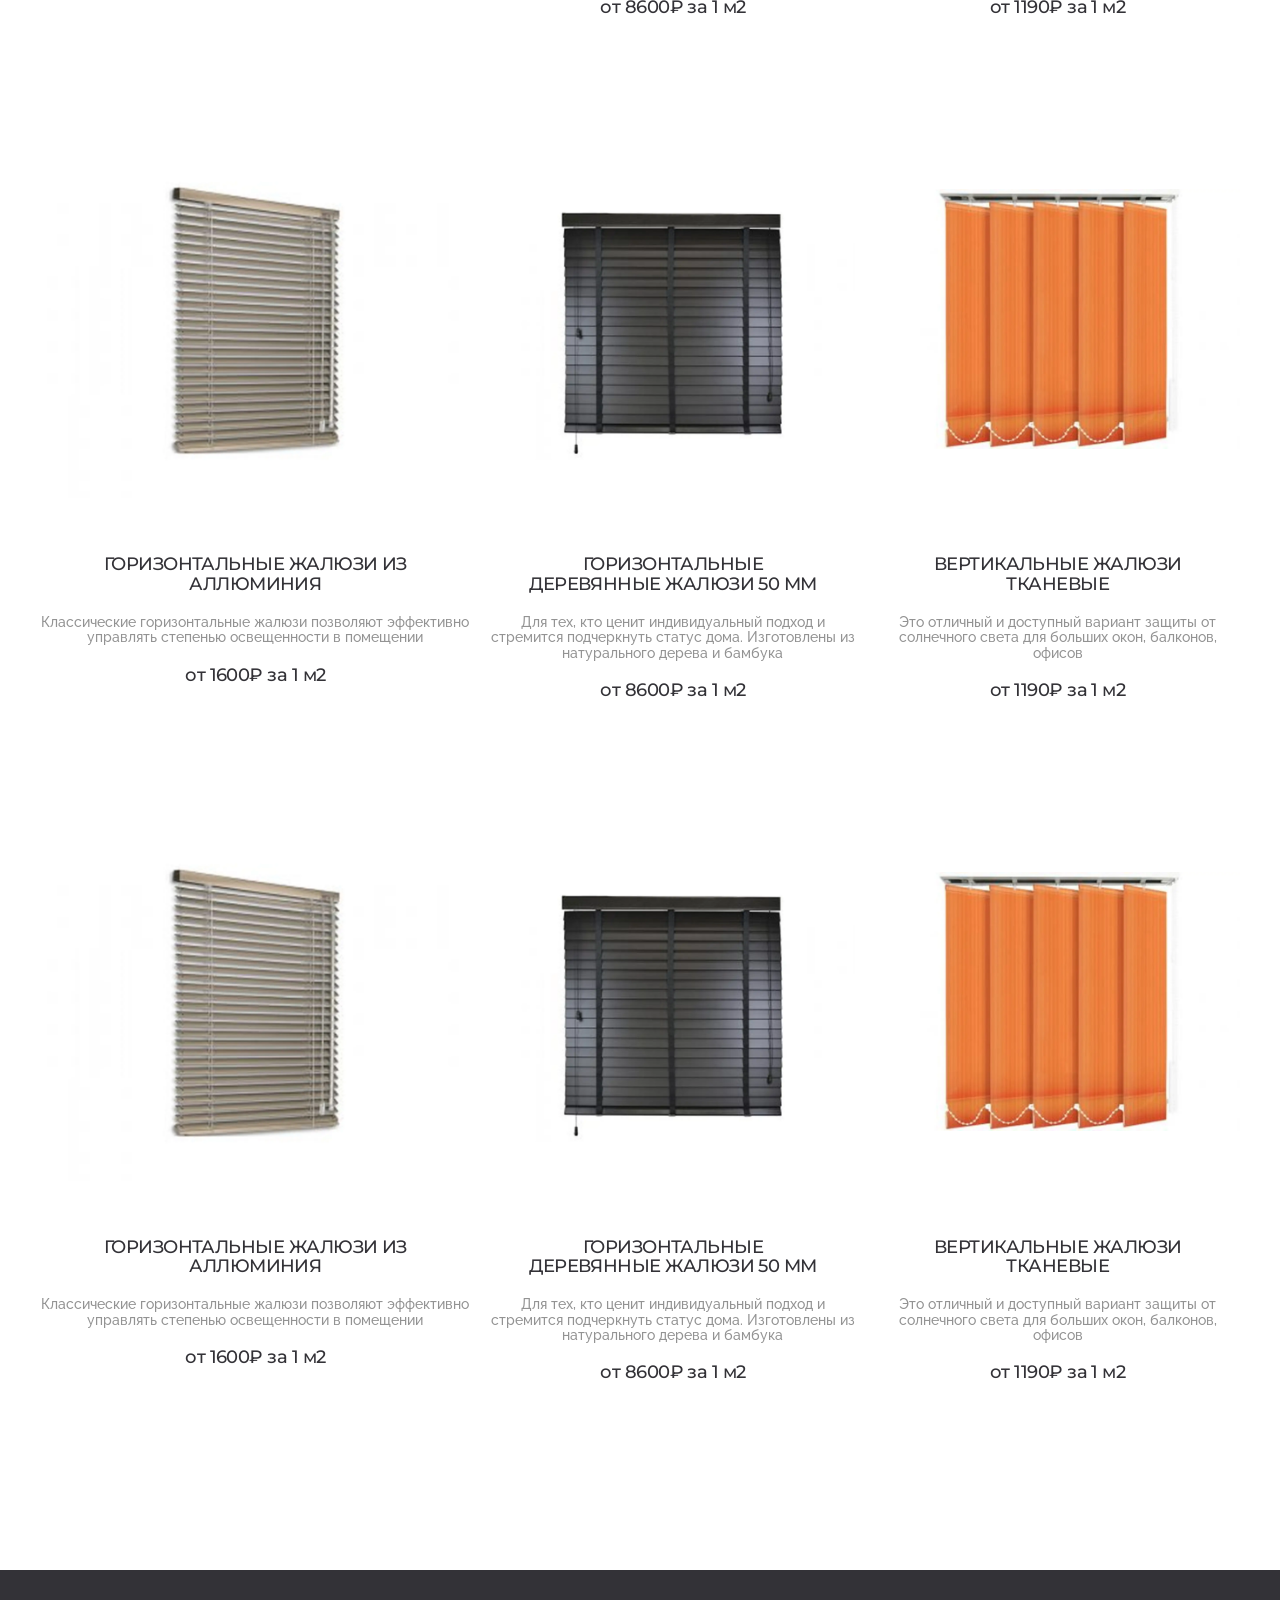
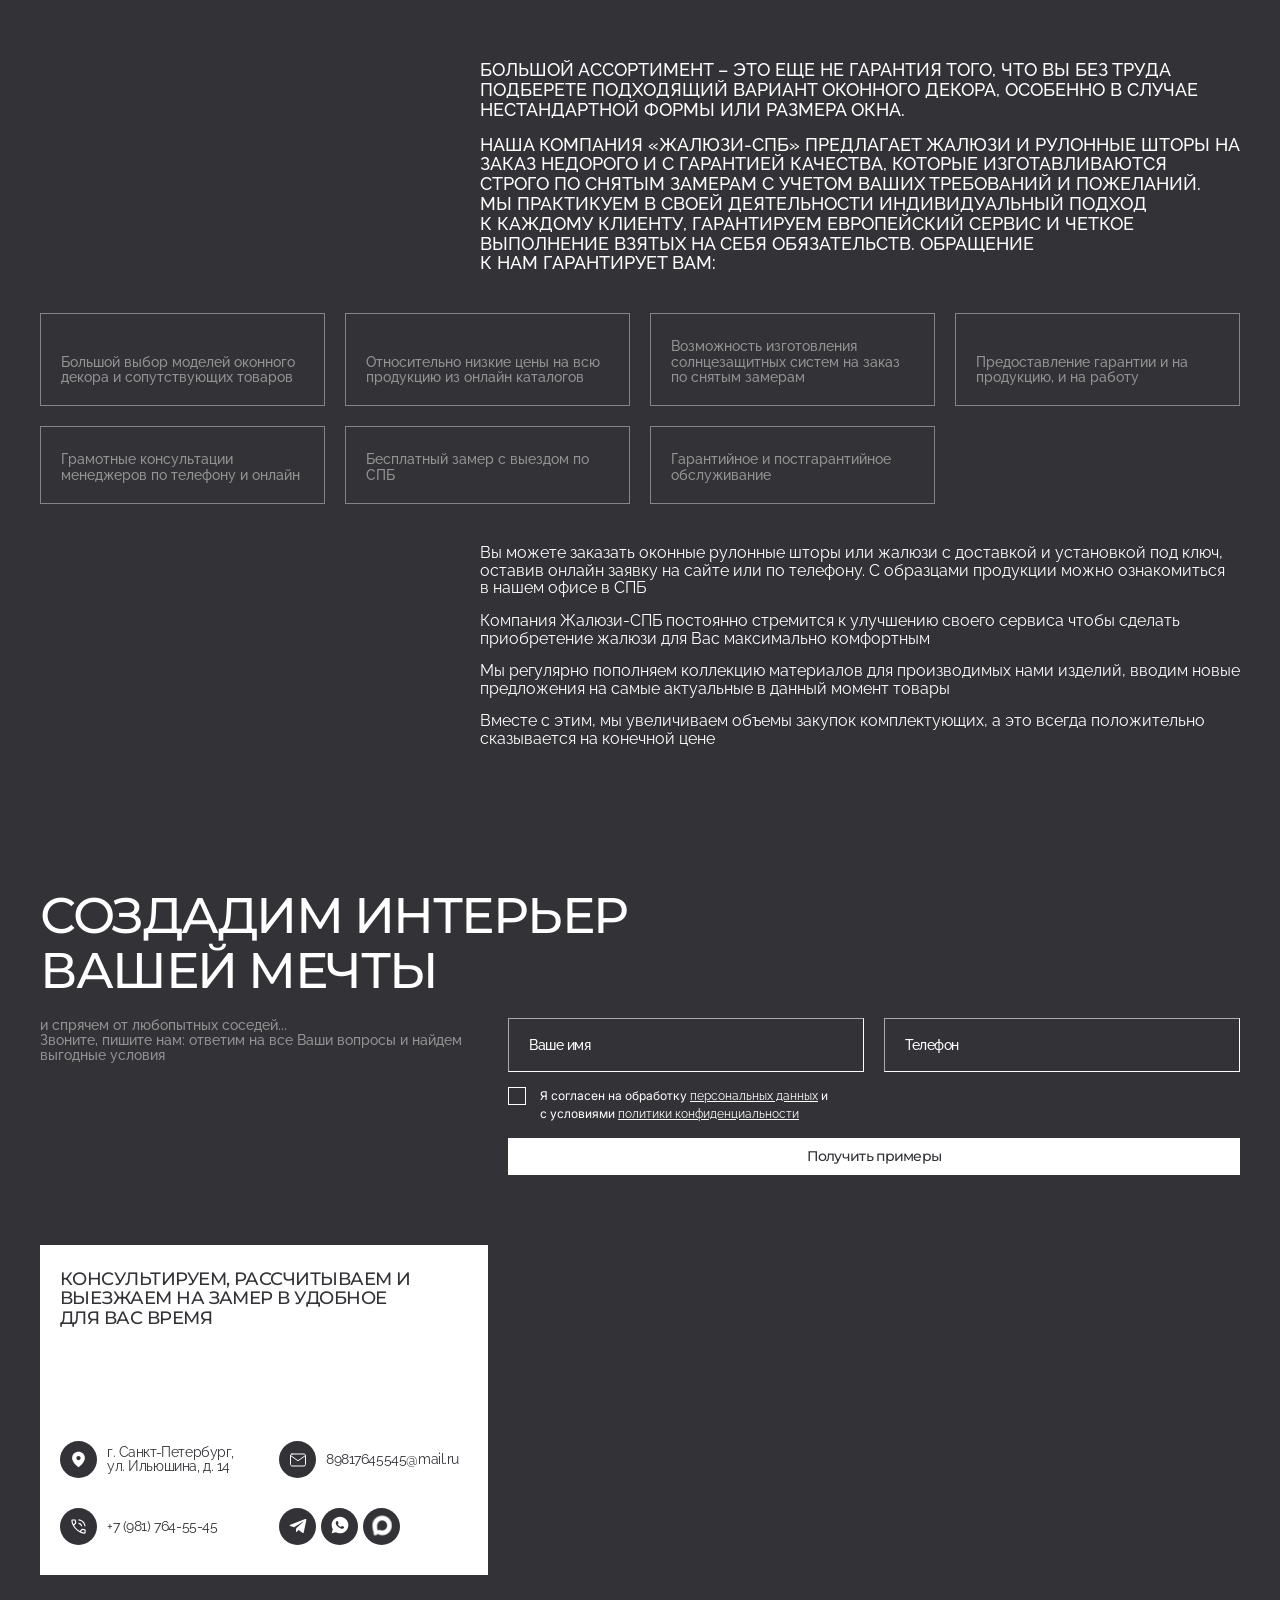
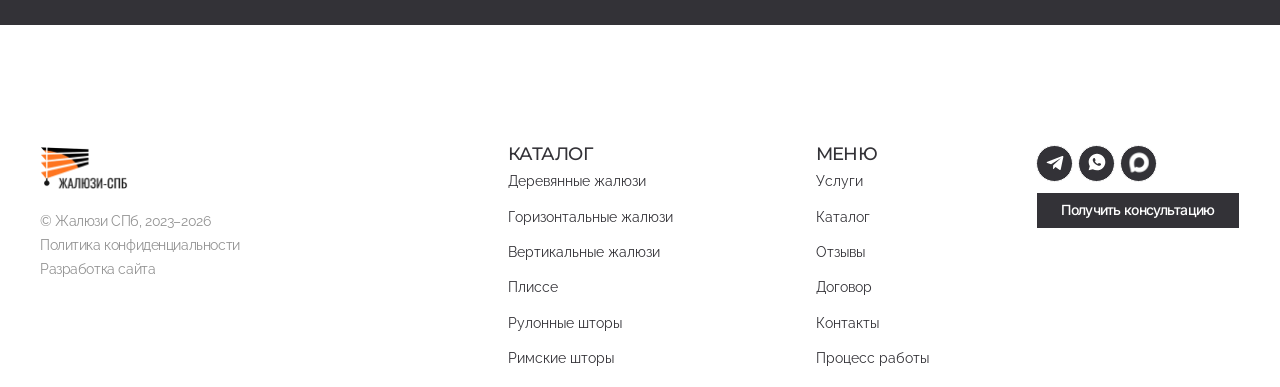
<file: about.html>
<!--header.html-->
<!doctype html>
<html lang="en">
<head>
  <meta charset="UTF-8">
  <meta name="viewport"
        content="width=device-width, user-scalable=no, initial-scale=1.0, maximum-scale=1.0, minimum-scale=1.0">
  <meta http-equiv="X-UA-Compatible" content="ie=edge">
  <meta name="format-detection" content="telephone=no">
  <link rel="preconnect" href="https://fonts.googleapis.com">
  <link rel="preconnect" href="https://fonts.gstatic.com" crossorigin>
  <link href="https://fonts.googleapis.com/css2?family=Inter:ital,opsz,wght@0,14..32,100..900;1,14..32,100..900&family=Montserrat:ital,wght@0,100..900;1,100..900&family=Raleway:ital,wght@0,100..900;1,100..900&display=swap" rel="stylesheet">
  <link rel="icon" type="image/png" href="./img/icons/favicon.png" sizes="32x32">
  <link rel="apple-touch-icon" href="./img/icons/favicon.png">
  <link rel="mask-icon" href="./img/icons/favicon.png" color="#000000">
  <link
          rel="stylesheet"
          href="https://cdn.jsdelivr.net/npm/swiper@11/swiper-bundle.min.css"
  />
  <title></title>
<script defer src="js/bundle.js"></script><script defer src="js/libs.js"></script><script defer src="js/style.js"></script><link href="css/style.min.css" rel="stylesheet"></head>
<body>

<header class="header">
  <div class="container">
    <div class="header-wrapper">
      <a href="#" class="logo">
        <img src="./img/logo.webp" alt="">
      </a>
      <nav class="header-nav">
        <button type="button" class="close-menu-button"></button>
        <ul class="main-menu">
          <li class="menu-item-arrow">
            <a href="#">Жалюзи</a>
          </li>
          <li class="menu-item-arrow">
            <a href="#">Шторы</a>
          </li>
          <li>
            <a href="#">Материалы</a>
          </li>
          <li>
            <a href="#">Наши работы</a>
          </li>
          <li class="menu-item-arrow">
            <a href="#">О нас</a>
          </li>
          <li class="menu-item-arrow">
            <a href="#">Услуги</a>
          </li>
        </ul>
        <div class="header-meta mobile-header-meta">
          <div class="mobile-meta-wrapper">
            <ul class="socials-wrapper">
              <li class="social-link social-link-telegram">
                <a href="#"></a>
              </li>
              <li class="social-link social-link-whatsapp">
                <a href="#"></a>
              </li>
              <li class="social-link social-link-max">
                <a href="#"></a>
              </li>
            </ul>
            <a class="btn btn-dark" href="#">+7 981 764-55-45</a>
          </div>
          <div class="header-address">
            г. Санкт-Петербург, ул.Ильюшина д.14
          </div>
        </div>
        <div class="header-meta header-meta-pc">
          <ul class="socials-wrapper">
            <li class="social-link social-link-telegram">
              <a href="#"></a>
            </li>
            <li class="social-link social-link-whatsapp">
              <a href="#"></a>
            </li>
            <li class="social-link social-link-max">
              <a href="#"></a>
            </li>
          </ul>
          <div class="header-address">
            г. Санкт-Петербург, ул.Ильюшина д.14
          </div>
          <a class="btn btn-dark" href="#">+7 981 764-55-45</a>
        </div>
      </nav>
      <div class="header-meta tablet-header-meta">
        <a class="btn btn-dark" href="#">+7 981 764-55-45</a>
        <ul class="socials-wrapper">
          <li class="social-link social-link-telegram">
            <a href="#"></a>
          </li>
          <li class="social-link social-link-whatsapp">
            <a href="#"></a>
          </li>
          <li class="social-link social-link-max">
            <a href="#"></a>
          </li>
        </ul>
        <div class="header-address">
          г. Санкт-Петербург, ул.Ильюшина д.14
        </div>
      </div>
      <button type="button" class="mobile-menu-button">
        <span class="line"></span>
        <span class="line"></span>
        <span class="line"></span>
      </button>
    </div>
  </div>
</header>

<main>




<section class="default-banner secondary-banner about-banner">
  <div class="banner-back">
    <img class="back-pc" src="./img/about-banner-back.webp" alt="">
    <img class="back-mobile" src="./img/about-banner-back-mobile.webp" alt="">
  </div>
  <div class="container">
    <div class="banner-wrapper">
      <div class="breadcrumbs-wrapper">
        <nav class="yoast-breadcrumbs">
          <span>
            <span>
              <a href="#">Главная</a>
            </span>
            <span class="breadcrumb_last" aria-current="page">О компании</span>
          </span>
        </nav>
      </div>
      <div class="banner-content">
        <div class="banner-title">
          <h1>О компании</h1>
        </div>
        <div class="banner-description">
          <p>
            Компания Жалюзи-СПБ производитель следующих видов жалюзи и рулонных штор.
          </p>
          <p>
            Горизонтальные жалюзи, вертикальные жалюзи, рулонные шторы, рулонные шторы день-ночь, римские шторы. Вы
            можете купить жалюзи в Санкт-Петербурге, а также купить жалюзи в Ленобласти, купить жалюзи в Всеволожске,
            купить жалюзи в Мурино, купить жалюзи в Пикалево, купить жалюзи в Кудрово. Мы делаем жалюзи на заказ. Жалюзи
            от производителя и рулонные шторы от производителя – это компания Жалюзи-СПБ.
          </p>
        </div>
        <a href="#" class="btn-circle">Записаться
          на бесплатный замер</a>
      </div>
    </div>
  </div>
</section>

<section class="about-main-section">
  <div class="container">
    <h2>Преимущества покупки жалюзи на окна</h2>
    <div class="description">
      <p>Дизайнерское оформление оконного проема – это важная деталь интерьерного оформления. Тяжелые, быстро
        забивающиеся пылью и сложные в уходе шторы постепенно уходят в прошлое...</p>
    </div>
    <div class="content-block">
      <p>
        Вместо них для регулирования интенсивности потока проникающего внутрь помещения солнечного света многие
        предпочитают купить вертикальные пластиковые жалюзи либо их тканевые или алюминиевые аналоги.
      </p>
      <p>
        Эти уникальные в своем роде солнцезащитные системы для окон являются универсальными – подходящими под любой
        интерьерный стиль. Они практичны, долговечны и просты в уходе.
        При необходимости экономии свободного пространства вы можете купить кассетные жалюзи или жалюзи плиссе. И тот, и
        другой вариант подходит для окон нестандартной формы.
      </p>
    </div>
  </div>
  <div class="about-image-full-width">
    <img src="./img/category-section-image.webp" alt="">
  </div>
  <div class="container">
    <div class="content-block">
      <p>
        Никогда не выходящей из моды классикой считаются вертикальные тканевые жалюзи, которые часто можно увидеть в офисах
        и общественных помещениях.
        Однако, некоторых смущает их строгий дизайн, который не всегда подходит к домашней атмосфере...
      </p>
      <p>
        Выход есть – обратиться в компанию «Жалюзи-СПБ», где представлен широкий выбор моделей стильных и современных жалюзи разного вида, конструкции и дизайна, изготовленных из практичных и экологически безопасных материалов – дерева, пластика, алюминия, текстиля. Среди преимуществ, которые имеют горизонтальные алюминиевые жалюзи и другие солнцезащитные оконные конструкции:
      </p>
    </div>
  </div>
</section>

<section class="advantages-section about-advantages-section">
  <div class="container">
    <div class="advantage-row advantage-row-top">
      <div class="advantage-card">
        <div class="card-title">эстетичность</div>
        <div class="card-description">
          <p>Способность гармонично вписаться в любой интерьер и стать его удачным функциональным дополнением</p>
        </div>
      </div>
    </div>
    <div class="advantage-row advantage-row-middle">
      <div class="advantage-card">
        <div class="card-title">удобные механизмы</div>
        <div class="card-description">
          <p>открывания и закрывания, регулирования интенсивности освещенности посредством поворота ламелей</p>
        </div>
      </div>
      <div class="advantage-card">
        <div class="card-title">долговечность</div>
        <div class="card-description">
          <p>Устойчивость к ультрафиолету и деформациям под воздействием температурных перепадов</p>
        </div>
      </div>
    </div>
    <div class="advantage-row advantage-row-middle advantage-row-center">
      <div class="advantage-card">
        <div class="card-title">надежность</div>
        <div class="card-description">
          <p>Способность регулировать интенсивность попадания солнечного света внутрь помещения вплоть до полного
            затемнения</p>
        </div>
      </div>
    </div>
    <div class="advantage-row advantage-row-middle">
      <div class="advantage-card">
        <div class="card-title">многообразие</div>
        <div class="card-description">
          <p>Дизайнов, фактур
            и расцветок</p>
        </div>
      </div>
      <div class="advantage-card">
        <div class="card-title">соответствие</div>
        <div class="card-description">
          <p>Требованиям пожарной безопасности
            и санитарно-гигиеническим нормам</p>
        </div>
      </div>
    </div>
    <div class="advantage-row advantage-row-bottom">
      <div class="advantage-card">
        <div class="card-title">уход</div>
        <div class="card-description">
          <p>Простой и быстрый,
            не требующий демонтажа</p>
        </div>
      </div>
      <div class="about-description">
        <p>Вертикальные и горизонтальные жалюзи на окна – это не единственное предложение нашей компании. У нас можно
          заказать рулонные шторы, римские шторы, в том числе блэкаут и день/ночь. На сайте представлены все актуальные
          предложения</p>
      </div>
    </div>
  </div>
</section>

<section class="projects-section projects-section-about slider-section">
  <div class="container">
    <h2>примеры наших работ</h2>
    <div class="projects-slider slider-wrapper">
      <div class="swiper-wrapper">
        <div class="swiper-slide" style="background-image: url(./img/project-slide.webp)">
          <div class="project-content">
            <div class="card-title">гостинная с панорамными окнами</div>
            <div class="card-description">
              <p>Рулонные шторы с лёгким затемнением — защита от солнца без утяжеления интерьера</p>
            </div>
            <div class="slider-nav">
              <a href="#" class="btn btn-white">Смотреть проект</a>
              <div class="project-buttons">
                <div class="swiper-button-prev">

                </div>
                <div class="swiper-button-next">

                </div>
              </div>
            </div>
          </div>
        </div>
        <div class="swiper-slide" style="background-image: url(./img/project-slide.webp)">
          <div class="project-content">
            <div class="card-title">гостинная с панорамными окнами</div>
            <div class="card-description">
              <p>Рулонные шторы с лёгким затемнением — защита от солнца без утяжеления интерьера</p>
            </div>
            <div class="slider-nav">
              <a href="#" class="btn btn-white">Смотреть проект</a>
              <div class="project-buttons">
                <div class="swiper-button-prev"></div>
                <div class="swiper-button-next"></div>
              </div>
            </div>
          </div>
        </div>
        <div class="swiper-slide" style="background-image: url(./img/project-slide.webp)">
          <div class="project-content">
            <div class="card-title">гостинная с панорамными окнами</div>
            <div class="card-description">
              <p>Рулонные шторы с лёгким затемнением — защита от солнца без утяжеления интерьера</p>
            </div>
            <div class="slider-nav">
              <a href="#" class="btn btn-white">Смотреть проект</a>
              <div class="project-buttons">
                <div class="swiper-button-prev">

                </div>
                <div class="swiper-button-next">

                </div>
              </div>
            </div>
          </div>
        </div>
      </div>
    </div>
  </div>
</section>

<section class="catalog-grid-section">
  <div class="container">
    <div class="grid-block">
      <div class="grid-item buttons-hidden">
        <div class="card-content-top">
          <div class="grid-item-image">
            <img src="./img/catalog-image1.webp" alt="">
          </div>
          <div class="card-title">горизонтальные жалюзи
            из аллюминия</div>
          <div class="card-description">
            <p>Классические горизонтальные жалюзи позволяют
              эффективно управлять степенью
              освещенности в помещении</p>
          </div>
          <div class="card-price">от 1600₽ за 1 м2</div>
        </div>
        <div class="card-content-bottom">
          <div class="card-buttons">
            <a href="#" class="btn btn-bordered">Подробнее</a>
            <a href="#" class="btn btn-dark btn-dark-border">Заказать</a>
          </div>
        </div>
      </div>
      <div class="grid-item buttons-hidden">
        <div class="card-content-top">
          <div class="grid-item-image">
            <img src="./img/catalog-image2.webp" alt="">
          </div>
          <div class="card-title">Горизонтальные деревянные
            жалюзи 50 мм</div>
          <div class="card-description">
            <p>Для тех, кто ценит индивидуальный подход и стремится подчеркнуть статус дома. Изготовлены из натурального дерева и бамбука</p>
          </div>
          <div class="card-price">от 8600₽ за 1 м2</div>
        </div>
        <div class="card-content-bottom">
          <div class="card-buttons">
            <a href="#" class="btn btn-bordered">Подробнее</a>
            <a href="#" class="btn btn-dark btn-dark-border">Заказать</a>
          </div>
        </div>
      </div>
      <div class="grid-item buttons-hidden">
        <div class="card-content-top">
          <div class="grid-item-image">
            <img src="./img/catalog-image3.webp" alt="">
          </div>
          <div class="card-title">Вертикальные жалюзи
            Тканевые</div>
          <div class="card-description">
            <p>Это отличный и доступный вариант защиты от солнечного света
              для больших окон, балконов, офисов</p>
          </div>
          <div class="card-price">от 1190₽ за 1 м2</div>
        </div>
        <div class="card-content-bottom">
          <div class="card-buttons">
            <a href="#" class="btn btn-bordered">Подробнее</a>
            <a href="#" class="btn btn-dark btn-dark-border">Заказать</a>
          </div>
        </div>
      </div>
      <div class="grid-item buttons-hidden">
        <div class="card-content-top">
          <div class="grid-item-image">
            <img src="./img/catalog-image1.webp" alt="">
          </div>
          <div class="card-title">горизонтальные жалюзи
            из аллюминия</div>
          <div class="card-description">
            <p>Классические горизонтальные жалюзи позволяют
              эффективно управлять степенью
              освещенности в помещении</p>
          </div>
          <div class="card-price">от 1600₽ за 1 м2</div>
        </div>
        <div class="card-content-bottom">
          <div class="card-buttons">
            <a href="#" class="btn btn-bordered">Подробнее</a>
            <a href="#" class="btn btn-dark btn-dark-border">Заказать</a>
          </div>
        </div>
      </div>
      <div class="grid-item buttons-hidden">
        <div class="card-content-top">
          <div class="grid-item-image">
            <img src="./img/catalog-image2.webp" alt="">
          </div>
          <div class="card-title">Горизонтальные деревянные
            жалюзи 50 мм</div>
          <div class="card-description">
            <p>Для тех, кто ценит индивидуальный подход и стремится подчеркнуть статус дома. Изготовлены из натурального дерева и бамбука</p>
          </div>
          <div class="card-price">от 8600₽ за 1 м2</div>
        </div>
        <div class="card-content-bottom">
          <div class="card-buttons">
            <a href="#" class="btn btn-bordered">Подробнее</a>
            <a href="#" class="btn btn-dark btn-dark-border">Заказать</a>
          </div>
        </div>
      </div>
      <div class="grid-item buttons-hidden">
        <div class="card-content-top">
          <div class="grid-item-image">
            <img src="./img/catalog-image3.webp" alt="">
          </div>
          <div class="card-title">Вертикальные жалюзи
            Тканевые</div>
          <div class="card-description">
            <p>Это отличный и доступный вариант защиты от солнечного света
              для больших окон, балконов, офисов</p>
          </div>
          <div class="card-price">от 1190₽ за 1 м2</div>
        </div>
        <div class="card-content-bottom">
          <div class="card-buttons">
            <a href="#" class="btn btn-bordered">Подробнее</a>
            <a href="#" class="btn btn-dark btn-dark-border">Заказать</a>
          </div>
        </div>
      </div>
      <div class="grid-item buttons-hidden">
        <div class="card-content-top">
          <div class="grid-item-image">
            <img src="./img/catalog-image1.webp" alt="">
          </div>
          <div class="card-title">горизонтальные жалюзи
            из аллюминия</div>
          <div class="card-description">
            <p>Классические горизонтальные жалюзи позволяют
              эффективно управлять степенью
              освещенности в помещении</p>
          </div>
          <div class="card-price">от 1600₽ за 1 м2</div>
        </div>
        <div class="card-content-bottom">
          <div class="card-buttons">
            <a href="#" class="btn btn-bordered">Подробнее</a>
            <a href="#" class="btn btn-dark btn-dark-border">Заказать</a>
          </div>
        </div>
      </div>
      <div class="grid-item buttons-hidden">
        <div class="card-content-top">
          <div class="grid-item-image">
            <img src="./img/catalog-image2.webp" alt="">
          </div>
          <div class="card-title">Горизонтальные деревянные
            жалюзи 50 мм</div>
          <div class="card-description">
            <p>Для тех, кто ценит индивидуальный подход и стремится подчеркнуть статус дома. Изготовлены из натурального дерева и бамбука</p>
          </div>
          <div class="card-price">от 8600₽ за 1 м2</div>
        </div>
        <div class="card-content-bottom">
          <div class="card-buttons">
            <a href="#" class="btn btn-bordered">Подробнее</a>
            <a href="#" class="btn btn-dark btn-dark-border">Заказать</a>
          </div>
        </div>
      </div>
      <div class="grid-item buttons-hidden">
        <div class="card-content-top">
          <div class="grid-item-image">
            <img src="./img/catalog-image3.webp" alt="">
          </div>
          <div class="card-title">Вертикальные жалюзи
            Тканевые</div>
          <div class="card-description">
            <p>Это отличный и доступный вариант защиты от солнечного света
              для больших окон, балконов, офисов</p>
          </div>
          <div class="card-price">от 1190₽ за 1 м2</div>
        </div>
        <div class="card-content-bottom">
          <div class="card-buttons">
            <a href="#" class="btn btn-bordered">Подробнее</a>
            <a href="#" class="btn btn-dark btn-dark-border">Заказать</a>
          </div>
        </div>
      </div>
    </div>
  </div>
</section>

<section class="about-benefits-section">
  <div class="container">
    <div class="content-block">
      <p>
        Большой ассортимент – это еще не гарантия того, что вы без труда подберете подходящий вариант оконного декора, особенно в случае нестандартной формы или размера окна.
      </p>
      <p>
        Наша компания «Жалюзи-СПБ» предлагает жалюзи и рулонные шторы
        на заказ недорого и с гарантией качества, которые изготавливаются строго по снятым замерам с учетом ваших требований и пожеланий.
        <br>
        Мы практикуем в своей деятельности индивидуальный подход
        <br>
        к каждому клиенту, гарантируем европейский сервис и четкое выполнение взятых на себя обязательств. Обращение
        <br>
        к нам гарантирует вам:
      </p>
    </div>
    <ul class="benefits-list">
      <li class="benefit-item">
        Большой выбор моделей оконного декора и сопутствующих товаров
      </li>
      <li class="benefit-item">
        Относительно низкие цены на всю продукцию из онлайн каталогов
      </li>
      <li class="benefit-item">
        Возможность изготовления солнцезащитных систем на заказ по снятым замерам
      </li>
      <li class="benefit-item">
        Предоставление гарантии и на продукцию, и на работу
      </li>
      <li class="benefit-item">
        Грамотные консультации менеджеров по телефону и онлайн
      </li>
      <li class="benefit-item">
        Бесплатный замер
        с выездом по СПБ
      </li>
      <li class="benefit-item">
        Гарантийное и постгарантийное обслуживание
      </li>
    </ul>
    <div class="description">
      <p>
        Вы можете заказать оконные рулонные шторы или жалюзи с доставкой и установкой под ключ, оставив онлайн заявку на сайте или по телефону. С образцами продукции можно ознакомиться
        <br>
        в нашем офисе в СПБ
      </p>
      <p>
        Компания Жалюзи-СПБ постоянно стремится к улучшению своего сервиса чтобы сделать приобретение жалюзи для Вас максимально комфортным
      </p>
      <p>
        Мы регулярно пополняем коллекцию материалов для производимых нами изделий, вводим новые предложения на самые актуальные в данный момент товары
      </p>
      <p>
        Вместе с этим, мы увеличиваем объемы закупок комплектующих, а это всегда положительно сказывается на конечной цене
      </p>
    </div>
  </div>
</section>

<section class="callback-section">
  <div class="container">
    <h2>
      Создадим интерьер
      <br>
      Вашей мечты</h2>
    <div class="custom-row custom-row-form">
      <div class="left-column">
        <div class="description">
          <p>и спрячем от любопытных соседей...
            <br class="br-pc">
            Звоните, пишите нам: ответим на все Ваши вопросы и найдем
            выгодные условия</p>
        </div>
      </div>
      <div class="right-column">
        <div class="form-wrapper">
          <div class="wpcf7 js" id="wpcf7-f35-o1" lang="ru-RU" dir="ltr" data-wpcf7-id="35">
            <div class="screen-reader-response"><p role="status" aria-live="polite" aria-atomic="true"></p> <ul></ul></div>
            <form action="/dev/#wpcf7-f35-o1" method="post" class="wpcf7-form init" aria-label="Контактная форма" novalidate="novalidate" data-status="init">
              <fieldset class="hidden-fields-container"><input type="hidden" name="_wpcf7" value="35"><input type="hidden" name="_wpcf7_version" value="6.1.5"><input type="hidden" name="_wpcf7_locale" value="ru_RU"><input type="hidden" name="_wpcf7_unit_tag" value="wpcf7-f35-o1"><input type="hidden" name="_wpcf7_container_post" value="0"><input type="hidden" name="_wpcf7_posted_data_hash" value="">
              </fieldset>
              <p><span class="wpcf7-form-control-wrap" data-name="text-848"><input size="40" maxlength="400" class="wpcf7-form-control wpcf7-text" autocomplete="name" aria-invalid="false" placeholder="Ваше имя" value="" type="text" name="text-848"></span><br>
                <span class="wpcf7-form-control-wrap" data-name="tel-583"><input size="40" maxlength="400" class="wpcf7-form-control wpcf7-tel wpcf7-text wpcf7-validates-as-tel" aria-invalid="false" placeholder="Телефон" value="" type="tel" name="tel-583"></span><br>
                <span class="wpcf7-form-control-wrap" data-name="acceptance-46"><span class="wpcf7-form-control wpcf7-acceptance"><span class="wpcf7-list-item"><label><input type="checkbox" name="acceptance-46" value="1" aria-invalid="false"><span class="wpcf7-list-item-label">Я согласен на обработку <a
                  href="#">персональных данных</a> и с условиями <a href="#">политики конфиденциальности</a></span></label></span></span></span><br>
                <input class="wpcf7-form-control wpcf7-submit has-spinner" type="submit" value="Получить примеры" disabled=""><span class="wpcf7-spinner"></span>
              </p><div class="wpcf7-response-output" aria-hidden="true"></div>
            </form>
          </div>
        </div>
      </div>
    </div>
    <div class="custom-row custom-row-contacts">
      <div class="left-column">
        <div class="contacts-block">
          <div class="contact-title">Консультируем, рассчитываем
            и выезжаем на замер в удобное
            для вас время</div>
          <div class="contacts-wrapper">
            <div class="contact-item contact-item-address">
              <p>г. Санкт-Петербург, ул. Ильюшина, д. 14</p>
            </div>
            <div class="contact-item contact-item-mail">
              <a href="mailto:89817645545@mail.ru">89817645545@mail.ru</a>
            </div>
            <div class="contact-item contact-item-phone">
              <a href="tel:79817645545">+7 (981) 764-55-45</a>
            </div>
            <ul class="socials-wrapper">
              <li class="social-link social-link-telegram">
                <a href="#"></a>
              </li>
              <li class="social-link social-link-whatsapp">
                <a href="#"></a>
              </li>
              <li class="social-link social-link-max">
                <a href="#"></a>
              </li>
            </ul>
          </div>
        </div>
      </div>
      <div class="right-column">
        <div class="map-wrapper">
          <iframe src="https://yandex.ru/map-widget/v1/?indoorLevel=1&ll=30.245719%2C60.008172&mode=whatshere&whatshere%5Bpoint%5D=30.245719%2C60.008171&whatshere%5Bzoom%5D=17&z=17" width="560" height="400" frameborder="1" allowfullscreen="true" style="position:relative;"></iframe>
        </div>
      </div>
    </div>
  </div>
</section>


<!--footer.html-->
</main>

<footer class="footer">
    <div class="container">
      <div class="footer-row">
        <div class="footer-column">
          <a href="#" class="logo">
            <img src="./img/footer-logo.webp" alt="">
          </a>
          <div class="mobile-hidden">
            <p class="footer-copy">© Жалюзи СПб, 2023–2026</p>
            <div class="footer-links">
              <a href="#">Политика конфиденциальности</a>
              <a href="#">Разработка сайта</a>
            </div>
          </div>
          <div class="tablet-contacts">
            <ul class="socials-wrapper">
              <li class="social-link social-link-telegram">
                <a href="#"></a>
              </li>
              <li class="social-link social-link-whatsapp">
                <a href="#"></a>
              </li>
              <li class="social-link social-link-max">
                <a href="#"></a>
              </li>
            </ul>
            <a href="#" class="btn btn-dark btn-dark-border">Получить консультацию</a>
          </div>
        </div>
        <div class="footer-column">
          <nav class="footer-nav">
            <div class="menu-wrapper">
              <div class="title">Каталог</div>
              <ul class="footer-menu">
                <li>
                  <a href="#">Деревянные жалюзи</a>
                </li>
                <li>
                  <a href="#">Горизонтальные жалюзи</a>
                </li>
                <li>
                  <a href="#">Вертикальные жалюзи</a>
                </li>
                <li>
                  <a href="#">Плиссе</a>
                </li>
                <li>
                  <a href="#">Рулонные шторы</a>
                </li>
                <li>
                  <a href="#">Римские шторы</a>
                </li>
              </ul>
            </div>
            <div class="menu-wrapper">
              <div class="title">меню</div>
              <ul class="footer-menu">
                <li>
                  <a href="#">Услуги</a>
                </li>
                <li>
                  <a href="#">Каталог</a>
                </li>
                <li>
                  <a href="#">Отзывы</a>
                </li>
                <li>
                  <a href="#">Договор</a>
                </li>
                <li>
                  <a href="#">Контакты</a>
                </li>
                <li>
                  <a href="#">Процесс работы</a>
                </li>
              </ul>
            </div>
          </nav>
        </div>
        <div class="footer-column">
          <div class="mobile-meta">
            <p class="footer-copy">© Жалюзи СПб, 2023–2026</p>
            <div class="footer-links">
              <a href="#">Политика конфиденциальности</a>
              <a href="#">Разработка сайта</a>
            </div>
          </div>
          <div class="pc-meta">
            <ul class="socials-wrapper">
              <li class="social-link social-link-telegram">
                <a href="#"></a>
              </li>
              <li class="social-link social-link-whatsapp">
                <a href="#"></a>
              </li>
              <li class="social-link social-link-max">
                <a href="#"></a>
              </li>
            </ul>
            <a href="#" class="btn btn-dark btn-dark-border">Получить консультацию</a>
          </div>
        </div>
      </div>
    </div>
</footer>

<div class="modal-dialog modal-thanks" style="display: none;">
  <div class="modal-content">
    <div class="modal-body">
      <button type="button" class="modal-close" data-dismiss="modal" aria-label="Close"></button>
    </div>
  </div>
</div>

<script src="https://cdn.jsdelivr.net/npm/swiper@11/swiper-bundle.min.js"></script>
</body>
</html>
</file>
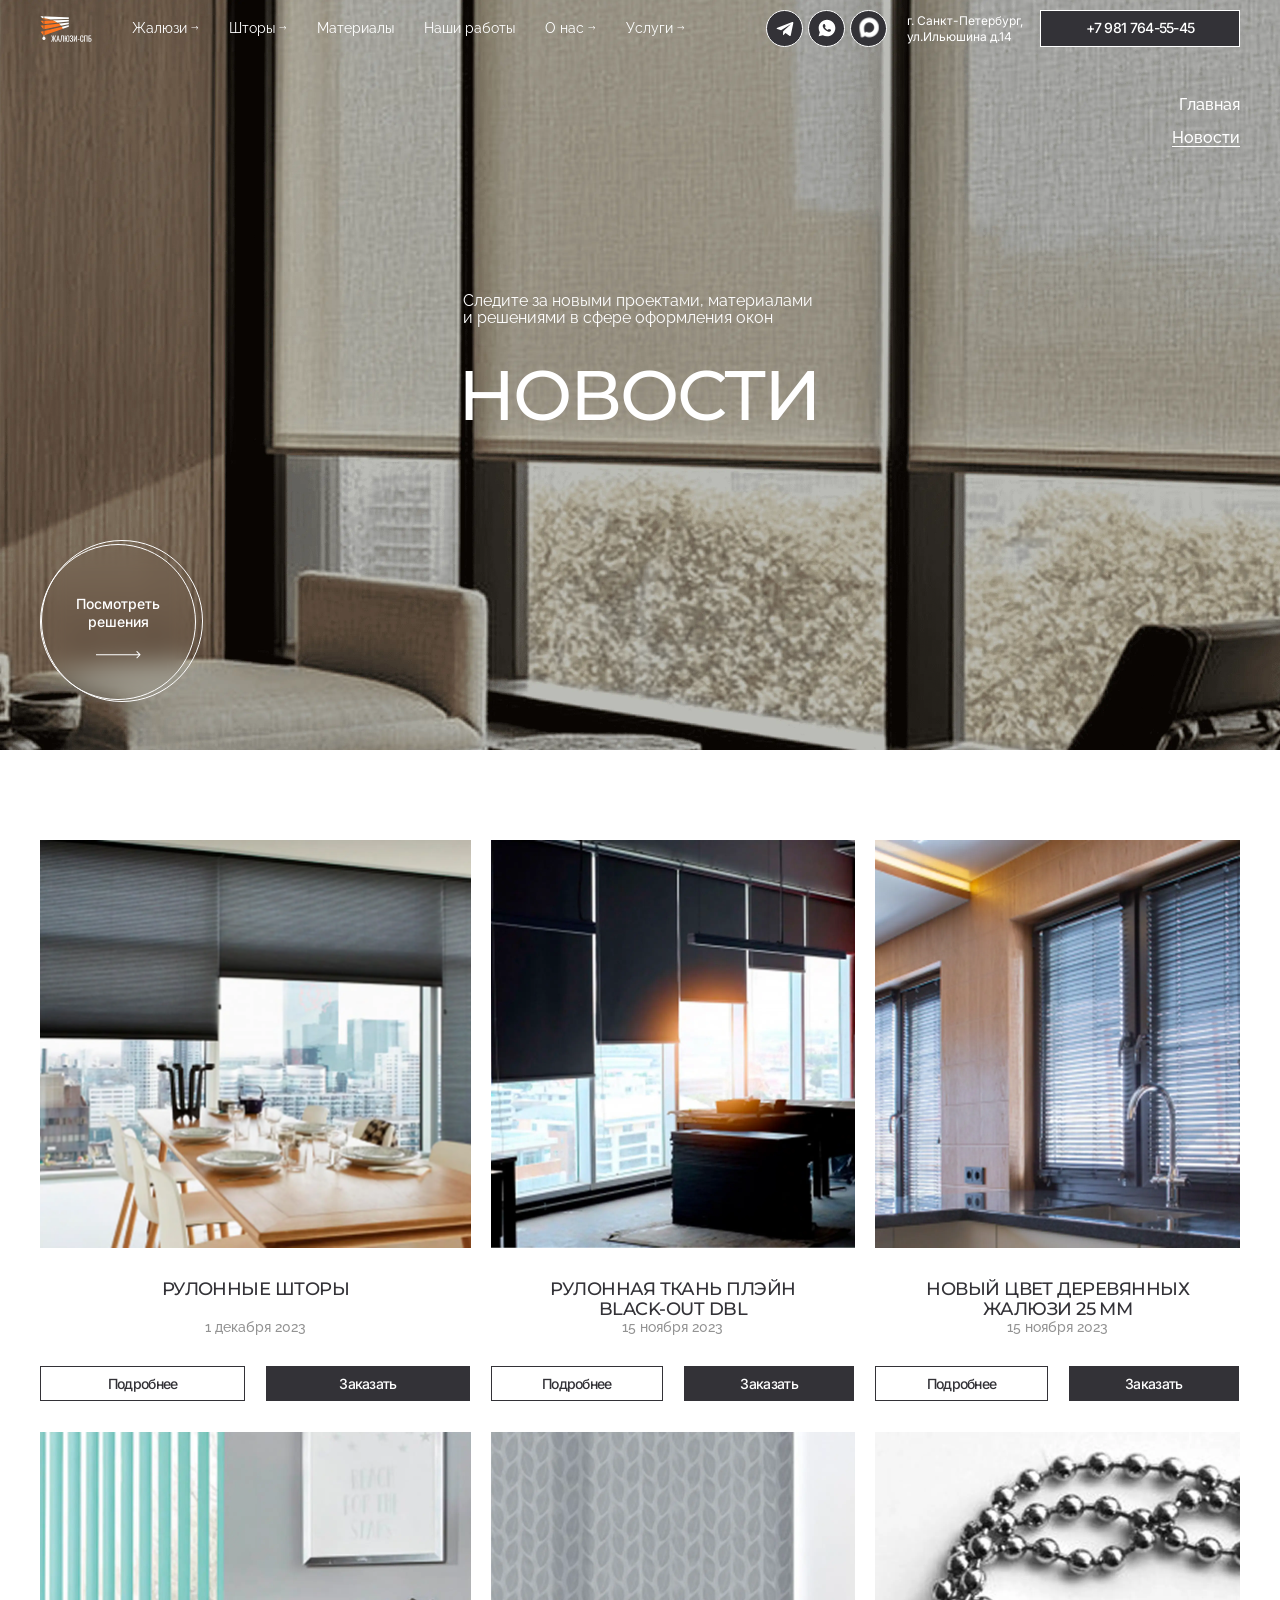
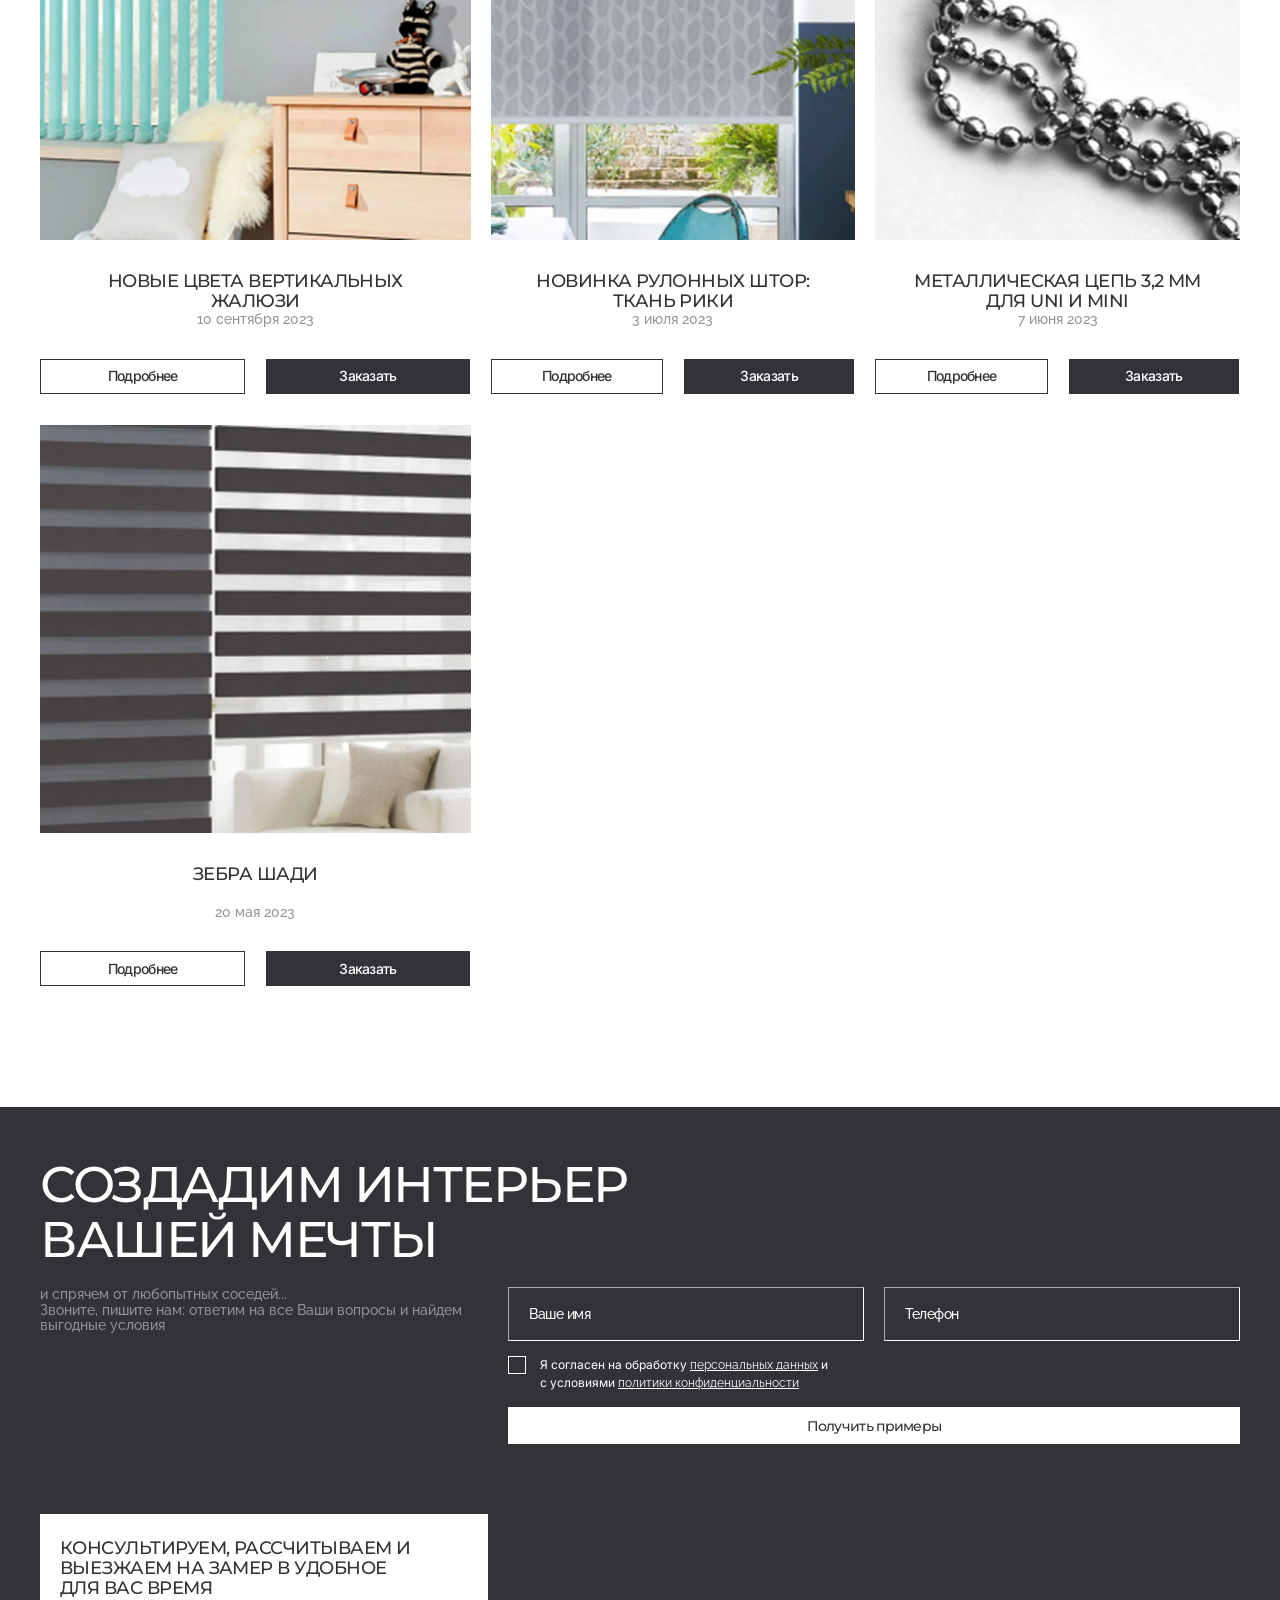
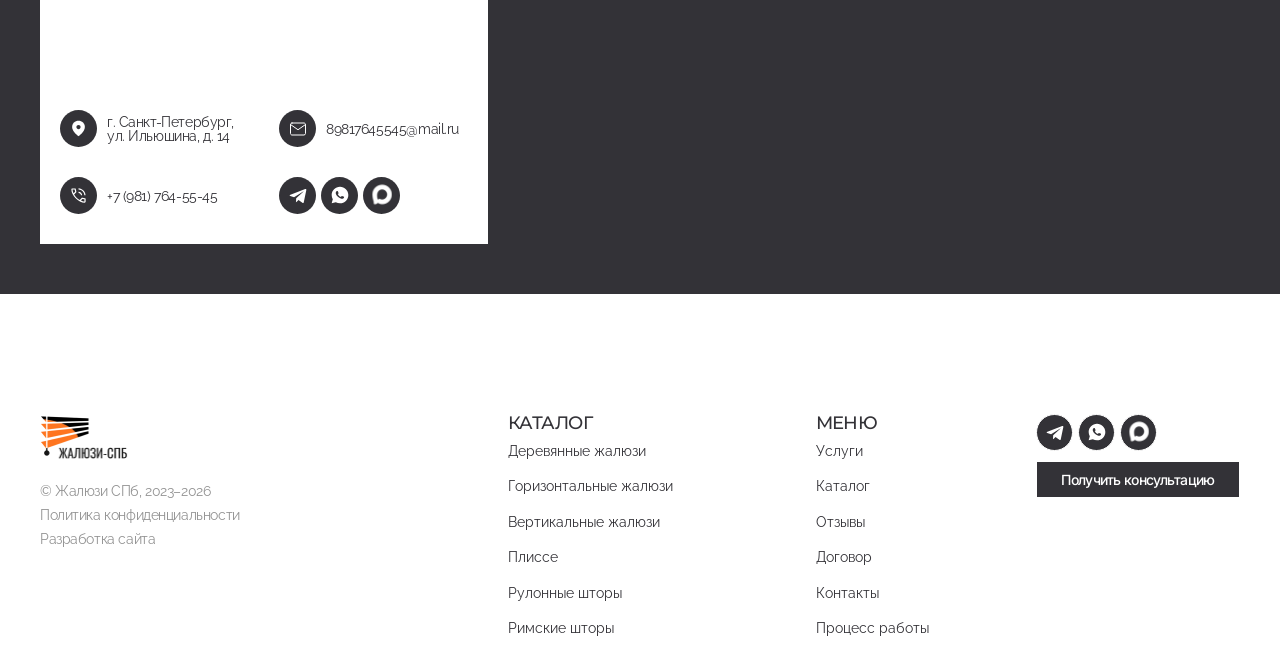
<file: blog.html>
<!--header.html-->
<!doctype html>
<html lang="en">
<head>
  <meta charset="UTF-8">
  <meta name="viewport"
        content="width=device-width, user-scalable=no, initial-scale=1.0, maximum-scale=1.0, minimum-scale=1.0">
  <meta http-equiv="X-UA-Compatible" content="ie=edge">
  <meta name="format-detection" content="telephone=no">
  <link rel="preconnect" href="https://fonts.googleapis.com">
  <link rel="preconnect" href="https://fonts.gstatic.com" crossorigin>
  <link href="https://fonts.googleapis.com/css2?family=Inter:ital,opsz,wght@0,14..32,100..900;1,14..32,100..900&family=Montserrat:ital,wght@0,100..900;1,100..900&family=Raleway:ital,wght@0,100..900;1,100..900&display=swap" rel="stylesheet">
  <link rel="icon" type="image/png" href="./img/icons/favicon.png" sizes="32x32">
  <link rel="apple-touch-icon" href="./img/icons/favicon.png">
  <link rel="mask-icon" href="./img/icons/favicon.png" color="#000000">
  <link
          rel="stylesheet"
          href="https://cdn.jsdelivr.net/npm/swiper@11/swiper-bundle.min.css"
  />
  <title></title>
<script defer src="js/bundle.js"></script><script defer src="js/libs.js"></script><script defer src="js/style.js"></script><link href="css/style.min.css" rel="stylesheet"></head>
<body>

<header class="header">
  <div class="container">
    <div class="header-wrapper">
      <a href="#" class="logo">
        <img src="./img/logo.webp" alt="">
      </a>
      <nav class="header-nav">
        <button type="button" class="close-menu-button"></button>
        <ul class="main-menu">
          <li class="menu-item-arrow">
            <a href="#">Жалюзи</a>
          </li>
          <li class="menu-item-arrow">
            <a href="#">Шторы</a>
          </li>
          <li>
            <a href="#">Материалы</a>
          </li>
          <li>
            <a href="#">Наши работы</a>
          </li>
          <li class="menu-item-arrow">
            <a href="#">О нас</a>
          </li>
          <li class="menu-item-arrow">
            <a href="#">Услуги</a>
          </li>
        </ul>
        <div class="header-meta mobile-header-meta">
          <div class="mobile-meta-wrapper">
            <ul class="socials-wrapper">
              <li class="social-link social-link-telegram">
                <a href="#"></a>
              </li>
              <li class="social-link social-link-whatsapp">
                <a href="#"></a>
              </li>
              <li class="social-link social-link-max">
                <a href="#"></a>
              </li>
            </ul>
            <a class="btn btn-dark" href="#">+7 981 764-55-45</a>
          </div>
          <div class="header-address">
            г. Санкт-Петербург, ул.Ильюшина д.14
          </div>
        </div>
        <div class="header-meta header-meta-pc">
          <ul class="socials-wrapper">
            <li class="social-link social-link-telegram">
              <a href="#"></a>
            </li>
            <li class="social-link social-link-whatsapp">
              <a href="#"></a>
            </li>
            <li class="social-link social-link-max">
              <a href="#"></a>
            </li>
          </ul>
          <div class="header-address">
            г. Санкт-Петербург, ул.Ильюшина д.14
          </div>
          <a class="btn btn-dark" href="#">+7 981 764-55-45</a>
        </div>
      </nav>
      <div class="header-meta tablet-header-meta">
        <a class="btn btn-dark" href="#">+7 981 764-55-45</a>
        <ul class="socials-wrapper">
          <li class="social-link social-link-telegram">
            <a href="#"></a>
          </li>
          <li class="social-link social-link-whatsapp">
            <a href="#"></a>
          </li>
          <li class="social-link social-link-max">
            <a href="#"></a>
          </li>
        </ul>
        <div class="header-address">
          г. Санкт-Петербург, ул.Ильюшина д.14
        </div>
      </div>
      <button type="button" class="mobile-menu-button">
        <span class="line"></span>
        <span class="line"></span>
        <span class="line"></span>
      </button>
    </div>
  </div>
</header>

<main>




<section class="default-banner secondary-banner blog-banner">
  <div class="banner-back">
    <img class="back-pc" src="./img/about-banner-back.webp" alt="">
    <img class="back-mobile" src="./img/about-banner-back-mobile.webp" alt="">
  </div>
  <div class="container">
    <div class="banner-wrapper">
      <div class="breadcrumbs-wrapper">
        <nav class="yoast-breadcrumbs">
          <span>
            <span>
              <a href="#">Главная</a>
            </span>
            <span class="breadcrumb_last" aria-current="page">Новости</span>
          </span>
        </nav>
      </div>
      <div class="banner-content">
        <div class="banner-description">
          <p>
            Следите за новыми проектами, материалами
            и решениями в сфере оформления окон
          </p>
        </div>
        <div class="banner-title">
          <h1>Новости</h1>
        </div>
        <a href="#" class="btn-circle">Посмотреть решения</a>
      </div>
    </div>
  </div>
</section>

<section class="blog-main">
  <div class="container">
    <div class="grid-block">
      <div class="grid-item">
        <div class="card-content-top">
          <div class="grid-item-image">
            <img src="./img/blog-card-img1.webp" alt="">
          </div>
          <div class="card-title">Рулонные шторы</div>
          <div class="card-description">
            <p>1 декабря 2023</p>
          </div>
        </div>
        <div class="card-content-bottom">
          <div class="card-buttons">
            <a href="#" class="btn btn-bordered">Подробнее</a>
            <a href="#" class="btn btn-dark btn-dark-border">Заказать</a>
          </div>
        </div>
      </div>
      <div class="grid-item">
        <div class="card-content-top">
          <div class="grid-item-image">
            <img src="./img/blog-card-img2.webp" alt="">
          </div>
          <div class="card-title">Рулонная ткань ПЛЭЙН
            black-out DBL</div>
          <div class="card-description">
            <p>15 ноября 2023</p>
          </div>
        </div>
        <div class="card-content-bottom">
          <div class="card-buttons">
            <a href="#" class="btn btn-bordered">Подробнее</a>
            <a href="#" class="btn btn-dark btn-dark-border">Заказать</a>
          </div>
        </div>
      </div>
      <div class="grid-item">
        <div class="card-content-top">
          <div class="grid-item-image">
            <img src="./img/blog-card-img3.webp" alt="">
          </div>
          <div class="card-title">Новый цвет деревянных
            жалюзи 25 мм</div>
          <div class="card-description">
            <p>15 ноября 2023</p>
          </div>
        </div>
        <div class="card-content-bottom">
          <div class="card-buttons">
            <a href="#" class="btn btn-bordered">Подробнее</a>
            <a href="#" class="btn btn-dark btn-dark-border">Заказать</a>
          </div>
        </div>
      </div>
      <div class="grid-item">
        <div class="card-content-top">
          <div class="grid-item-image">
            <img src="./img/blog-card-img4.webp" alt="">
          </div>
          <div class="card-title">Новые цвета вертикальных жалюзи</div>
          <div class="card-description">
            <p>10 сентября 2023</p>
          </div>
        </div>
        <div class="card-content-bottom">
          <div class="card-buttons">
            <a href="#" class="btn btn-bordered">Подробнее</a>
            <a href="#" class="btn btn-dark btn-dark-border">Заказать</a>
          </div>
        </div>
      </div>
      <div class="grid-item">
        <div class="card-content-top">
          <div class="grid-item-image">
            <img src="./img/blog-card-img5.webp" alt="">
          </div>
          <div class="card-title">Новинка рулонных штор: ткань РИКИ</div>
          <div class="card-description">
            <p>3 июля 2023</p>
          </div>
        </div>
        <div class="card-content-bottom">
          <div class="card-buttons">
            <a href="#" class="btn btn-bordered">Подробнее</a>
            <a href="#" class="btn btn-dark btn-dark-border">Заказать</a>
          </div>
        </div>
      </div>
      <div class="grid-item">
        <div class="card-content-top">
          <div class="grid-item-image">
            <img src="./img/blog-card-img6.webp" alt="">
          </div>
          <div class="card-title">МЕТАЛЛИЧЕСКАЯ ЦЕПЬ 3,2 ММ
            ДЛЯ UNI И MINI</div>
          <div class="card-description">
            <p>7 июня 2023</p>
          </div>
        </div>
        <div class="card-content-bottom">
          <div class="card-buttons">
            <a href="#" class="btn btn-bordered">Подробнее</a>
            <a href="#" class="btn btn-dark btn-dark-border">Заказать</a>
          </div>
        </div>
      </div>
      <div class="grid-item">
        <div class="card-content-top">
          <div class="grid-item-image">
            <img src="./img/blog-card-img7.webp" alt="">
          </div>
          <div class="card-title">Зебра Шади</div>
          <div class="card-description">
            <p>20 мая 2023</p>
          </div>
        </div>
        <div class="card-content-bottom">
          <div class="card-buttons">
            <a href="#" class="btn btn-bordered">Подробнее</a>
            <a href="#" class="btn btn-dark btn-dark-border">Заказать</a>
          </div>
        </div>
      </div>
    </div>
  </div>
</section>

<section class="callback-section">
  <div class="container">
    <h2>
      Создадим интерьер
      <br>
      Вашей мечты</h2>
    <div class="custom-row custom-row-form">
      <div class="left-column">
        <div class="description">
          <p>и спрячем от любопытных соседей...
            <br class="br-pc">
            Звоните, пишите нам: ответим на все Ваши вопросы и найдем
            выгодные условия</p>
        </div>
      </div>
      <div class="right-column">
        <div class="form-wrapper">
          <div class="wpcf7 js" id="wpcf7-f35-o1" lang="ru-RU" dir="ltr" data-wpcf7-id="35">
            <div class="screen-reader-response"><p role="status" aria-live="polite" aria-atomic="true"></p> <ul></ul></div>
            <form action="/dev/#wpcf7-f35-o1" method="post" class="wpcf7-form init" aria-label="Контактная форма" novalidate="novalidate" data-status="init">
              <fieldset class="hidden-fields-container"><input type="hidden" name="_wpcf7" value="35"><input type="hidden" name="_wpcf7_version" value="6.1.5"><input type="hidden" name="_wpcf7_locale" value="ru_RU"><input type="hidden" name="_wpcf7_unit_tag" value="wpcf7-f35-o1"><input type="hidden" name="_wpcf7_container_post" value="0"><input type="hidden" name="_wpcf7_posted_data_hash" value="">
              </fieldset>
              <p><span class="wpcf7-form-control-wrap" data-name="text-848"><input size="40" maxlength="400" class="wpcf7-form-control wpcf7-text" autocomplete="name" aria-invalid="false" placeholder="Ваше имя" value="" type="text" name="text-848"></span><br>
                <span class="wpcf7-form-control-wrap" data-name="tel-583"><input size="40" maxlength="400" class="wpcf7-form-control wpcf7-tel wpcf7-text wpcf7-validates-as-tel" aria-invalid="false" placeholder="Телефон" value="" type="tel" name="tel-583"></span><br>
                <span class="wpcf7-form-control-wrap" data-name="acceptance-46"><span class="wpcf7-form-control wpcf7-acceptance"><span class="wpcf7-list-item"><label><input type="checkbox" name="acceptance-46" value="1" aria-invalid="false"><span class="wpcf7-list-item-label">Я согласен на обработку <a
                  href="#">персональных данных</a> и с условиями <a href="#">политики конфиденциальности</a></span></label></span></span></span><br>
                <input class="wpcf7-form-control wpcf7-submit has-spinner" type="submit" value="Получить примеры" disabled=""><span class="wpcf7-spinner"></span>
              </p><div class="wpcf7-response-output" aria-hidden="true"></div>
            </form>
          </div>
        </div>
      </div>
    </div>
    <div class="custom-row custom-row-contacts">
      <div class="left-column">
        <div class="contacts-block">
          <div class="contact-title">Консультируем, рассчитываем
            и выезжаем на замер в удобное
            для вас время</div>
          <div class="contacts-wrapper">
            <div class="contact-item contact-item-address">
              <p>г. Санкт-Петербург, ул. Ильюшина, д. 14</p>
            </div>
            <div class="contact-item contact-item-mail">
              <a href="mailto:89817645545@mail.ru">89817645545@mail.ru</a>
            </div>
            <div class="contact-item contact-item-phone">
              <a href="tel:79817645545">+7 (981) 764-55-45</a>
            </div>
            <ul class="socials-wrapper">
              <li class="social-link social-link-telegram">
                <a href="#"></a>
              </li>
              <li class="social-link social-link-whatsapp">
                <a href="#"></a>
              </li>
              <li class="social-link social-link-max">
                <a href="#"></a>
              </li>
            </ul>
          </div>
        </div>
      </div>
      <div class="right-column">
        <div class="map-wrapper">
          <iframe src="https://yandex.ru/map-widget/v1/?indoorLevel=1&ll=30.245719%2C60.008172&mode=whatshere&whatshere%5Bpoint%5D=30.245719%2C60.008171&whatshere%5Bzoom%5D=17&z=17" width="560" height="400" frameborder="1" allowfullscreen="true" style="position:relative;"></iframe>
        </div>
      </div>
    </div>
  </div>
</section>

<!--footer.html-->
</main>

<footer class="footer">
    <div class="container">
      <div class="footer-row">
        <div class="footer-column">
          <a href="#" class="logo">
            <img src="./img/footer-logo.webp" alt="">
          </a>
          <div class="mobile-hidden">
            <p class="footer-copy">© Жалюзи СПб, 2023–2026</p>
            <div class="footer-links">
              <a href="#">Политика конфиденциальности</a>
              <a href="#">Разработка сайта</a>
            </div>
          </div>
          <div class="tablet-contacts">
            <ul class="socials-wrapper">
              <li class="social-link social-link-telegram">
                <a href="#"></a>
              </li>
              <li class="social-link social-link-whatsapp">
                <a href="#"></a>
              </li>
              <li class="social-link social-link-max">
                <a href="#"></a>
              </li>
            </ul>
            <a href="#" class="btn btn-dark btn-dark-border">Получить консультацию</a>
          </div>
        </div>
        <div class="footer-column">
          <nav class="footer-nav">
            <div class="menu-wrapper">
              <div class="title">Каталог</div>
              <ul class="footer-menu">
                <li>
                  <a href="#">Деревянные жалюзи</a>
                </li>
                <li>
                  <a href="#">Горизонтальные жалюзи</a>
                </li>
                <li>
                  <a href="#">Вертикальные жалюзи</a>
                </li>
                <li>
                  <a href="#">Плиссе</a>
                </li>
                <li>
                  <a href="#">Рулонные шторы</a>
                </li>
                <li>
                  <a href="#">Римские шторы</a>
                </li>
              </ul>
            </div>
            <div class="menu-wrapper">
              <div class="title">меню</div>
              <ul class="footer-menu">
                <li>
                  <a href="#">Услуги</a>
                </li>
                <li>
                  <a href="#">Каталог</a>
                </li>
                <li>
                  <a href="#">Отзывы</a>
                </li>
                <li>
                  <a href="#">Договор</a>
                </li>
                <li>
                  <a href="#">Контакты</a>
                </li>
                <li>
                  <a href="#">Процесс работы</a>
                </li>
              </ul>
            </div>
          </nav>
        </div>
        <div class="footer-column">
          <div class="mobile-meta">
            <p class="footer-copy">© Жалюзи СПб, 2023–2026</p>
            <div class="footer-links">
              <a href="#">Политика конфиденциальности</a>
              <a href="#">Разработка сайта</a>
            </div>
          </div>
          <div class="pc-meta">
            <ul class="socials-wrapper">
              <li class="social-link social-link-telegram">
                <a href="#"></a>
              </li>
              <li class="social-link social-link-whatsapp">
                <a href="#"></a>
              </li>
              <li class="social-link social-link-max">
                <a href="#"></a>
              </li>
            </ul>
            <a href="#" class="btn btn-dark btn-dark-border">Получить консультацию</a>
          </div>
        </div>
      </div>
    </div>
</footer>

<div class="modal-dialog modal-thanks" style="display: none;">
  <div class="modal-content">
    <div class="modal-body">
      <button type="button" class="modal-close" data-dismiss="modal" aria-label="Close"></button>
    </div>
  </div>
</div>

<script src="https://cdn.jsdelivr.net/npm/swiper@11/swiper-bundle.min.js"></script>
</body>
</html>
</file>
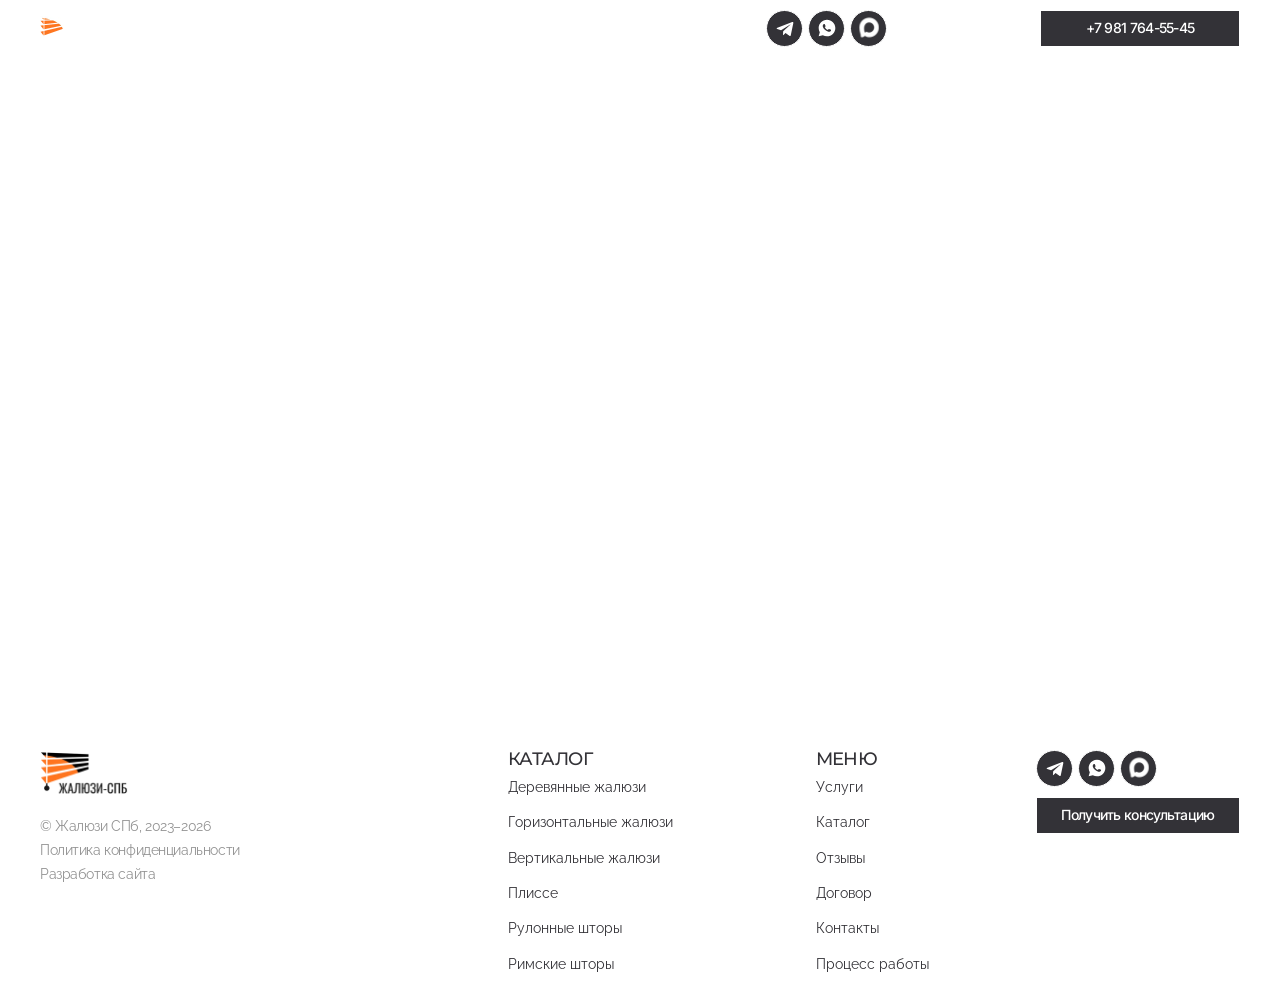
<file: catalog-inner.html>
<!--header.html-->
<!doctype html>
<html lang="en">
<head>
  <meta charset="UTF-8">
  <meta name="viewport"
        content="width=device-width, user-scalable=no, initial-scale=1.0, maximum-scale=1.0, minimum-scale=1.0">
  <meta http-equiv="X-UA-Compatible" content="ie=edge">
  <meta name="format-detection" content="telephone=no">
  <link rel="preconnect" href="https://fonts.googleapis.com">
  <link rel="preconnect" href="https://fonts.gstatic.com" crossorigin>
  <link href="https://fonts.googleapis.com/css2?family=Inter:ital,opsz,wght@0,14..32,100..900;1,14..32,100..900&family=Montserrat:ital,wght@0,100..900;1,100..900&family=Raleway:ital,wght@0,100..900;1,100..900&display=swap" rel="stylesheet">
  <link rel="icon" type="image/png" href="./img/icons/favicon.png" sizes="32x32">
  <link rel="apple-touch-icon" href="./img/icons/favicon.png">
  <link rel="mask-icon" href="./img/icons/favicon.png" color="#000000">
  <link
          rel="stylesheet"
          href="https://cdn.jsdelivr.net/npm/swiper@11/swiper-bundle.min.css"
  />
  <title></title>
<script defer src="js/bundle.js"></script><script defer src="js/libs.js"></script><script defer src="js/style.js"></script><link href="css/style.min.css" rel="stylesheet"></head>
<body>

<header class="header">
  <div class="container">
    <div class="header-wrapper">
      <a href="#" class="logo">
        <img src="./img/logo.webp" alt="">
      </a>
      <nav class="header-nav">
        <button type="button" class="close-menu-button"></button>
        <ul class="main-menu">
          <li class="menu-item-arrow">
            <a href="#">Жалюзи</a>
          </li>
          <li class="menu-item-arrow">
            <a href="#">Шторы</a>
          </li>
          <li>
            <a href="#">Материалы</a>
          </li>
          <li>
            <a href="#">Наши работы</a>
          </li>
          <li class="menu-item-arrow">
            <a href="#">О нас</a>
          </li>
          <li class="menu-item-arrow">
            <a href="#">Услуги</a>
          </li>
        </ul>
        <div class="header-meta mobile-header-meta">
          <div class="mobile-meta-wrapper">
            <ul class="socials-wrapper">
              <li class="social-link social-link-telegram">
                <a href="#"></a>
              </li>
              <li class="social-link social-link-whatsapp">
                <a href="#"></a>
              </li>
              <li class="social-link social-link-max">
                <a href="#"></a>
              </li>
            </ul>
            <a class="btn btn-dark" href="#">+7 981 764-55-45</a>
          </div>
          <div class="header-address">
            г. Санкт-Петербург, ул.Ильюшина д.14
          </div>
        </div>
        <div class="header-meta header-meta-pc">
          <ul class="socials-wrapper">
            <li class="social-link social-link-telegram">
              <a href="#"></a>
            </li>
            <li class="social-link social-link-whatsapp">
              <a href="#"></a>
            </li>
            <li class="social-link social-link-max">
              <a href="#"></a>
            </li>
          </ul>
          <div class="header-address">
            г. Санкт-Петербург, ул.Ильюшина д.14
          </div>
          <a class="btn btn-dark" href="#">+7 981 764-55-45</a>
        </div>
      </nav>
      <div class="header-meta tablet-header-meta">
        <a class="btn btn-dark" href="#">+7 981 764-55-45</a>
        <ul class="socials-wrapper">
          <li class="social-link social-link-telegram">
            <a href="#"></a>
          </li>
          <li class="social-link social-link-whatsapp">
            <a href="#"></a>
          </li>
          <li class="social-link social-link-max">
            <a href="#"></a>
          </li>
        </ul>
        <div class="header-address">
          г. Санкт-Петербург, ул.Ильюшина д.14
        </div>
      </div>
      <button type="button" class="mobile-menu-button">
        <span class="line"></span>
        <span class="line"></span>
        <span class="line"></span>
      </button>
    </div>
  </div>
</header>

<main>








<!--footer.html-->
</main>

<footer class="footer">
    <div class="container">
      <div class="footer-row">
        <div class="footer-column">
          <a href="#" class="logo">
            <img src="./img/footer-logo.webp" alt="">
          </a>
          <div class="mobile-hidden">
            <p class="footer-copy">© Жалюзи СПб, 2023–2026</p>
            <div class="footer-links">
              <a href="#">Политика конфиденциальности</a>
              <a href="#">Разработка сайта</a>
            </div>
          </div>
          <div class="tablet-contacts">
            <ul class="socials-wrapper">
              <li class="social-link social-link-telegram">
                <a href="#"></a>
              </li>
              <li class="social-link social-link-whatsapp">
                <a href="#"></a>
              </li>
              <li class="social-link social-link-max">
                <a href="#"></a>
              </li>
            </ul>
            <a href="#" class="btn btn-dark btn-dark-border">Получить консультацию</a>
          </div>
        </div>
        <div class="footer-column">
          <nav class="footer-nav">
            <div class="menu-wrapper">
              <div class="title">Каталог</div>
              <ul class="footer-menu">
                <li>
                  <a href="#">Деревянные жалюзи</a>
                </li>
                <li>
                  <a href="#">Горизонтальные жалюзи</a>
                </li>
                <li>
                  <a href="#">Вертикальные жалюзи</a>
                </li>
                <li>
                  <a href="#">Плиссе</a>
                </li>
                <li>
                  <a href="#">Рулонные шторы</a>
                </li>
                <li>
                  <a href="#">Римские шторы</a>
                </li>
              </ul>
            </div>
            <div class="menu-wrapper">
              <div class="title">меню</div>
              <ul class="footer-menu">
                <li>
                  <a href="#">Услуги</a>
                </li>
                <li>
                  <a href="#">Каталог</a>
                </li>
                <li>
                  <a href="#">Отзывы</a>
                </li>
                <li>
                  <a href="#">Договор</a>
                </li>
                <li>
                  <a href="#">Контакты</a>
                </li>
                <li>
                  <a href="#">Процесс работы</a>
                </li>
              </ul>
            </div>
          </nav>
        </div>
        <div class="footer-column">
          <div class="mobile-meta">
            <p class="footer-copy">© Жалюзи СПб, 2023–2026</p>
            <div class="footer-links">
              <a href="#">Политика конфиденциальности</a>
              <a href="#">Разработка сайта</a>
            </div>
          </div>
          <div class="pc-meta">
            <ul class="socials-wrapper">
              <li class="social-link social-link-telegram">
                <a href="#"></a>
              </li>
              <li class="social-link social-link-whatsapp">
                <a href="#"></a>
              </li>
              <li class="social-link social-link-max">
                <a href="#"></a>
              </li>
            </ul>
            <a href="#" class="btn btn-dark btn-dark-border">Получить консультацию</a>
          </div>
        </div>
      </div>
    </div>
</footer>

<div class="modal-dialog modal-thanks" style="display: none;">
  <div class="modal-content">
    <div class="modal-body">
      <button type="button" class="modal-close" data-dismiss="modal" aria-label="Close"></button>
    </div>
  </div>
</div>

<script src="https://cdn.jsdelivr.net/npm/swiper@11/swiper-bundle.min.js"></script>
</body>
</html>
</file>
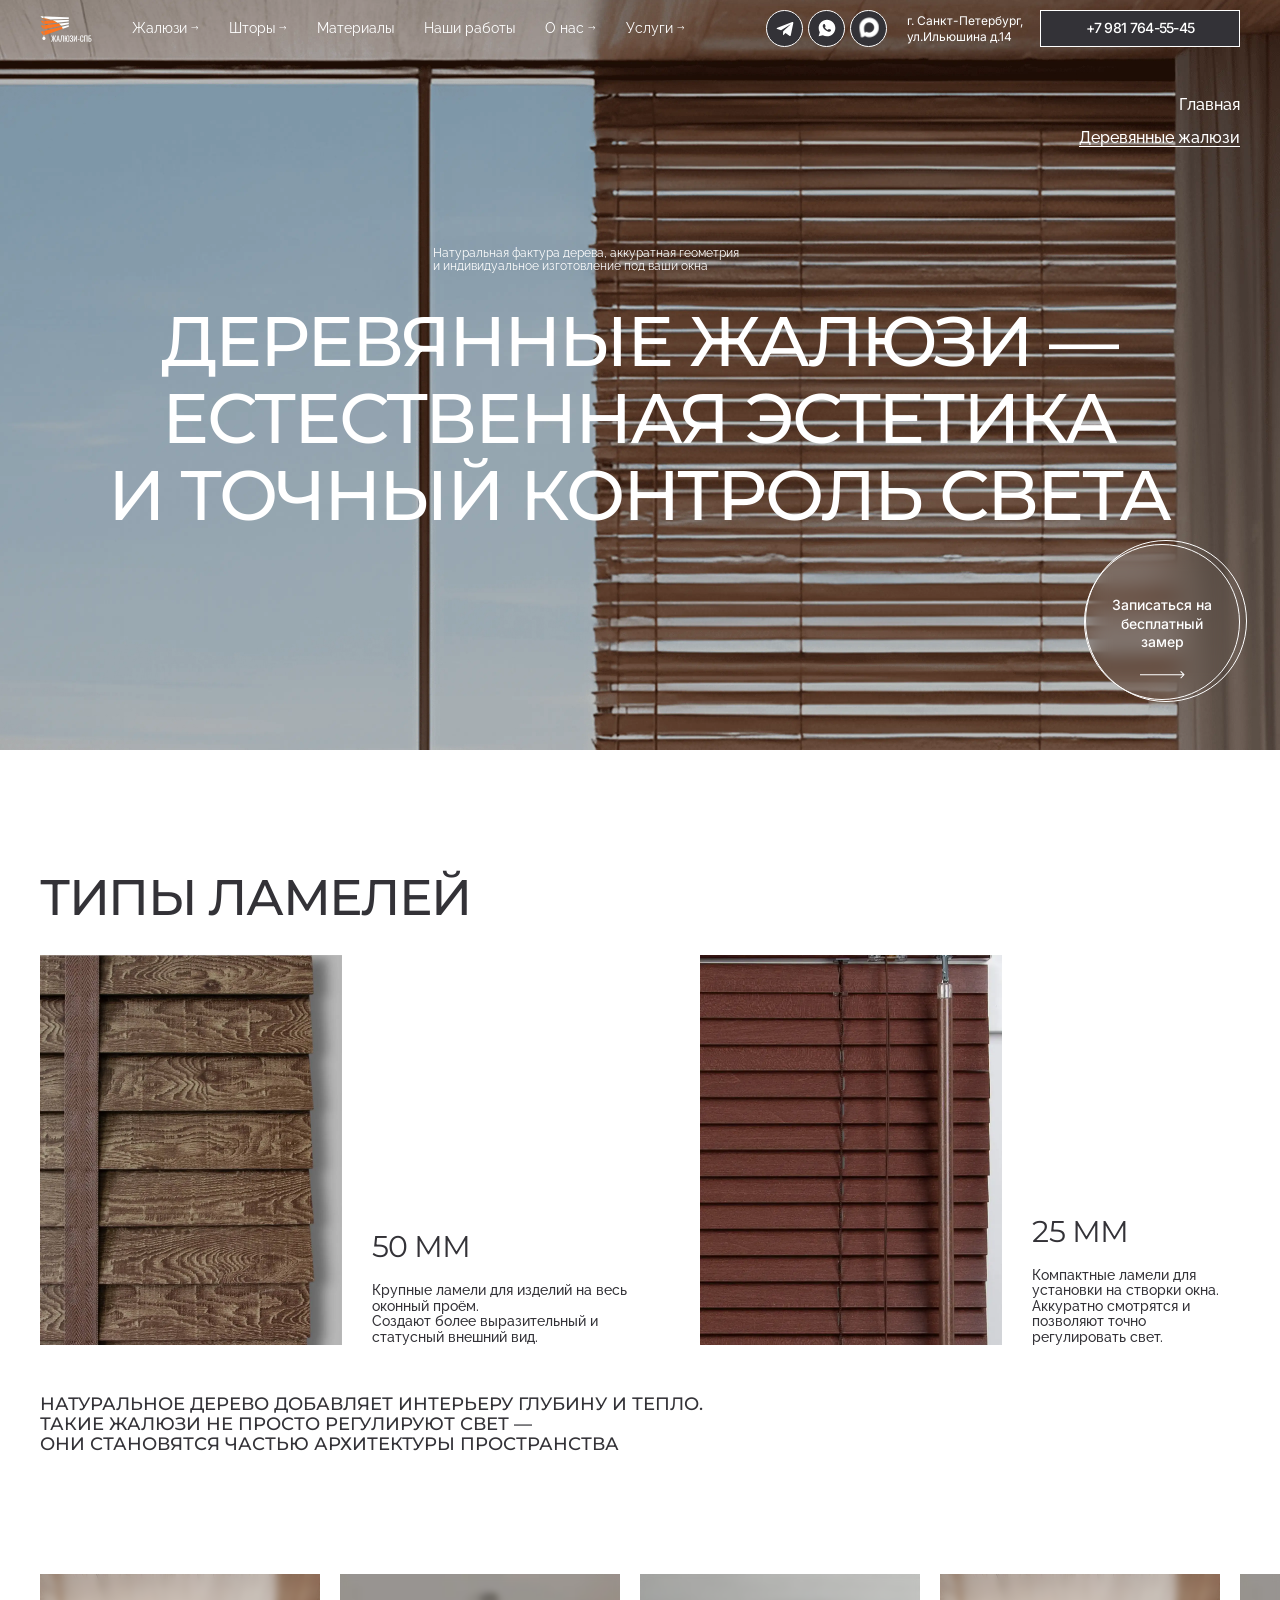
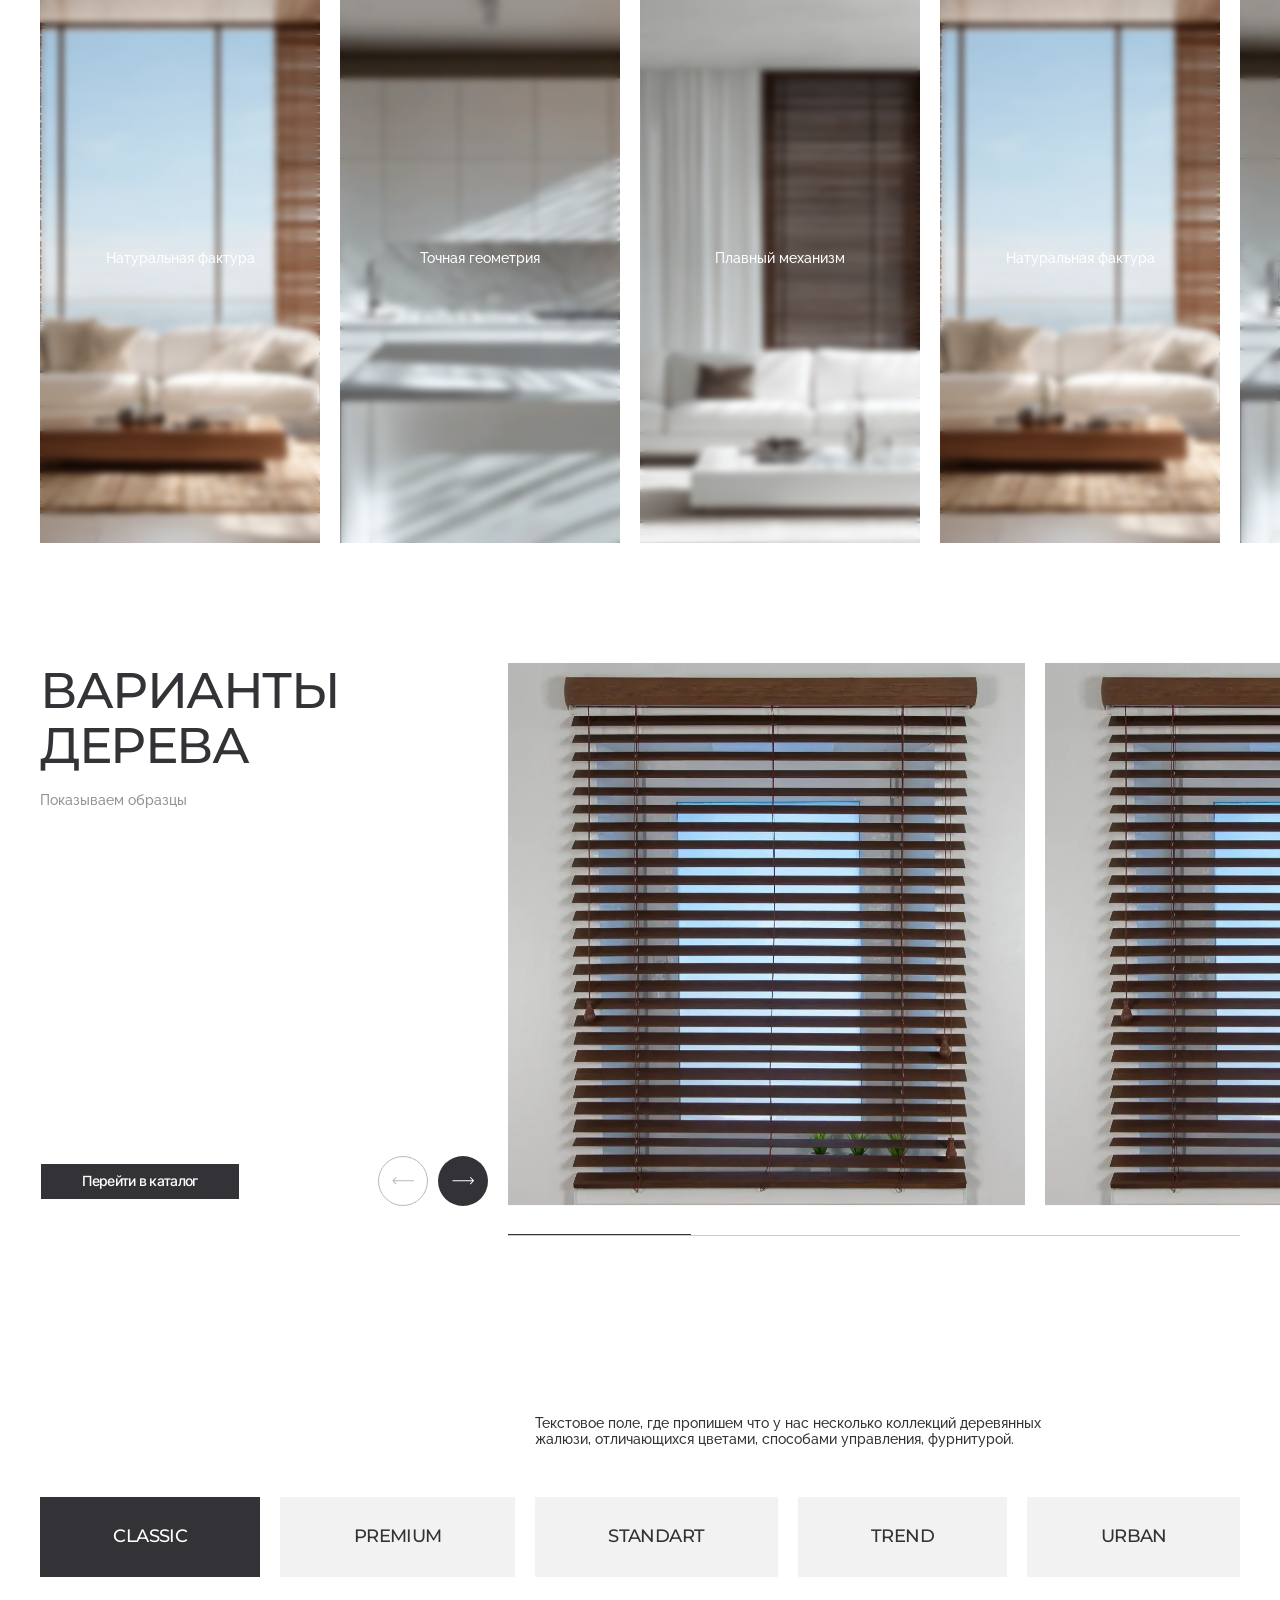
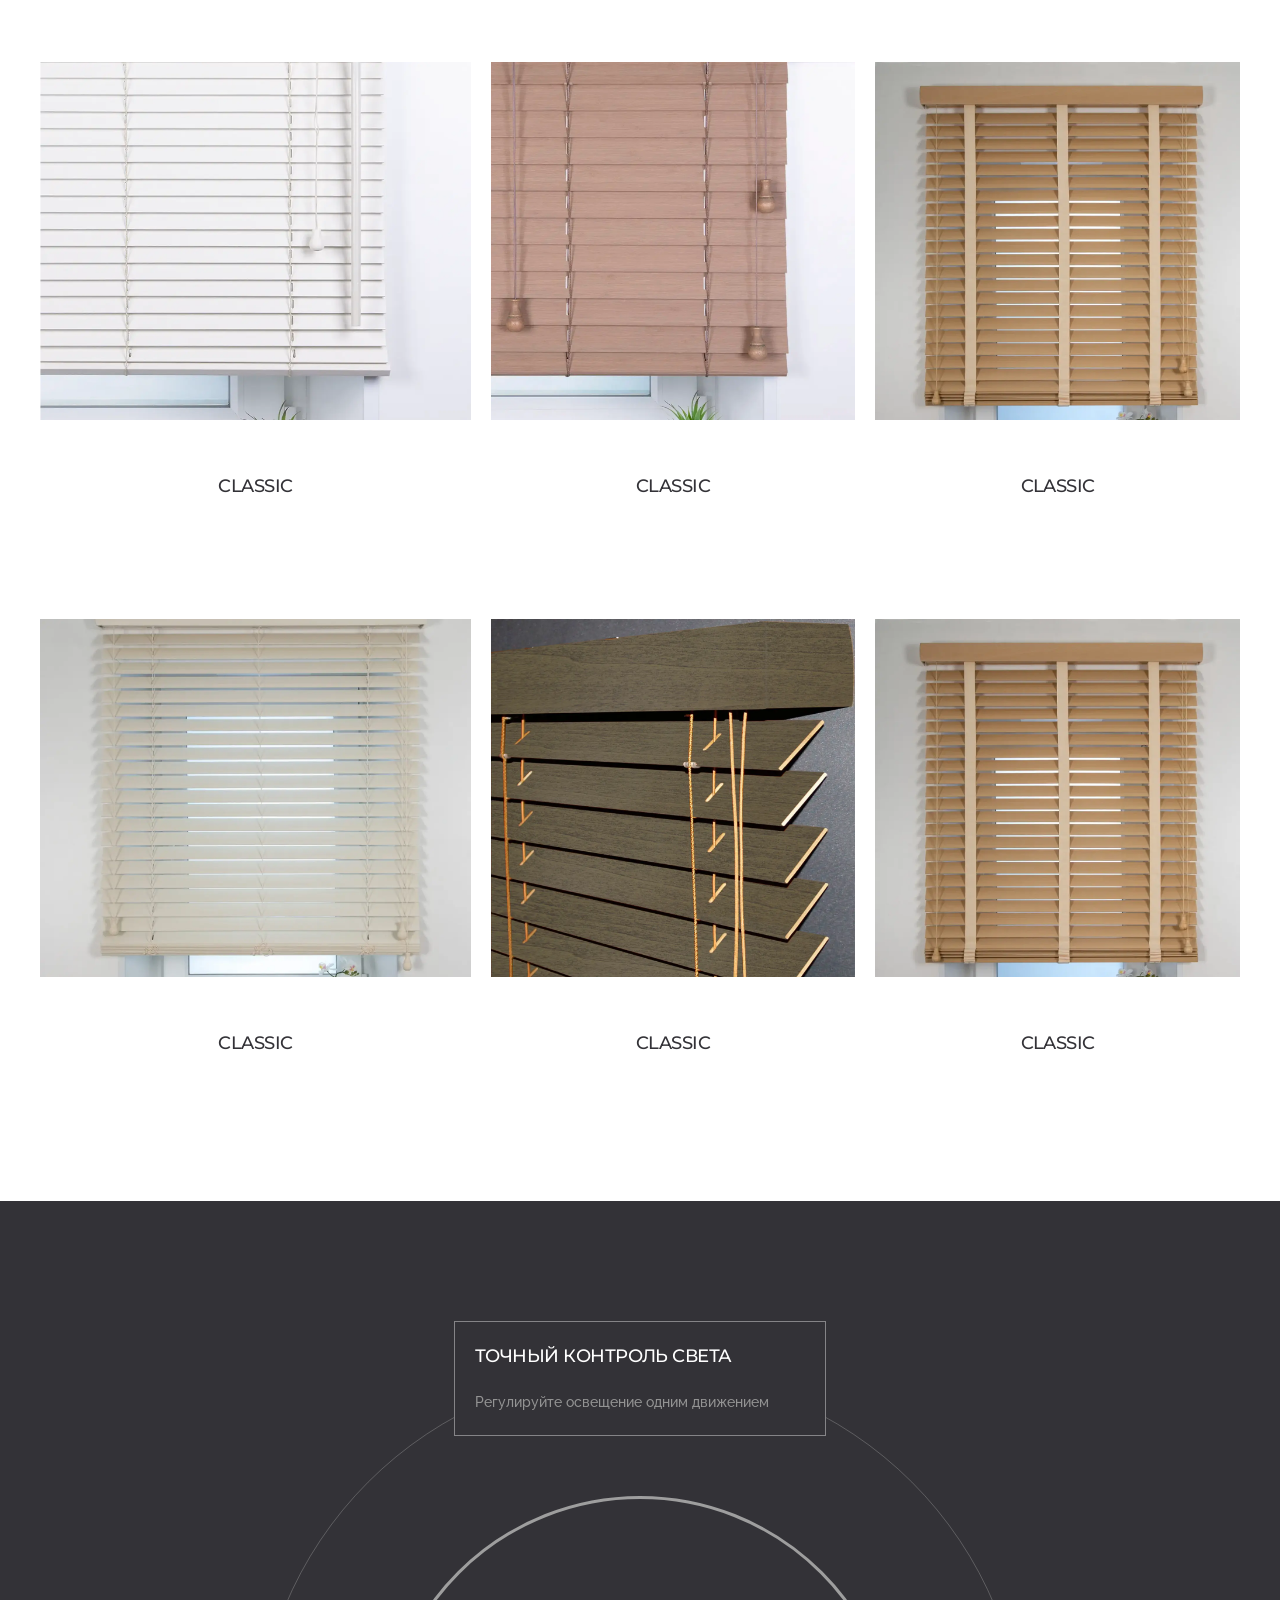
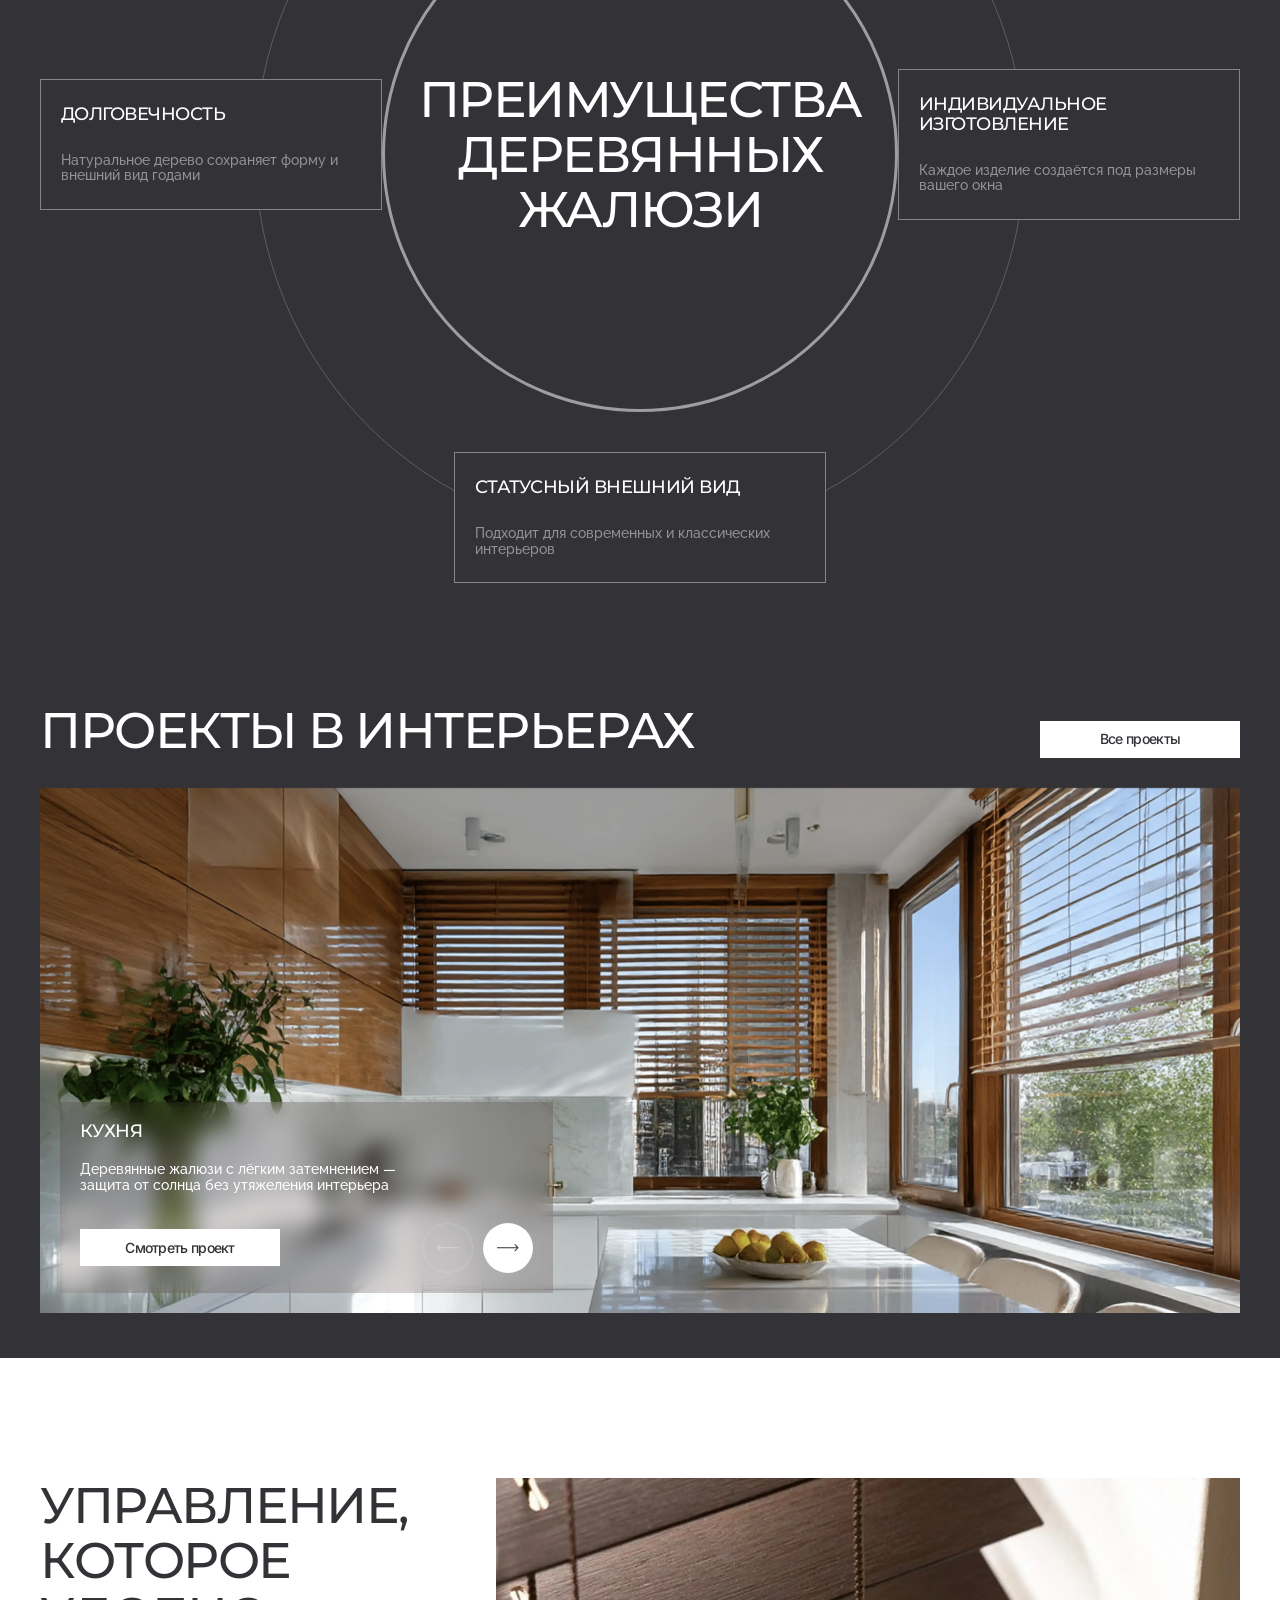
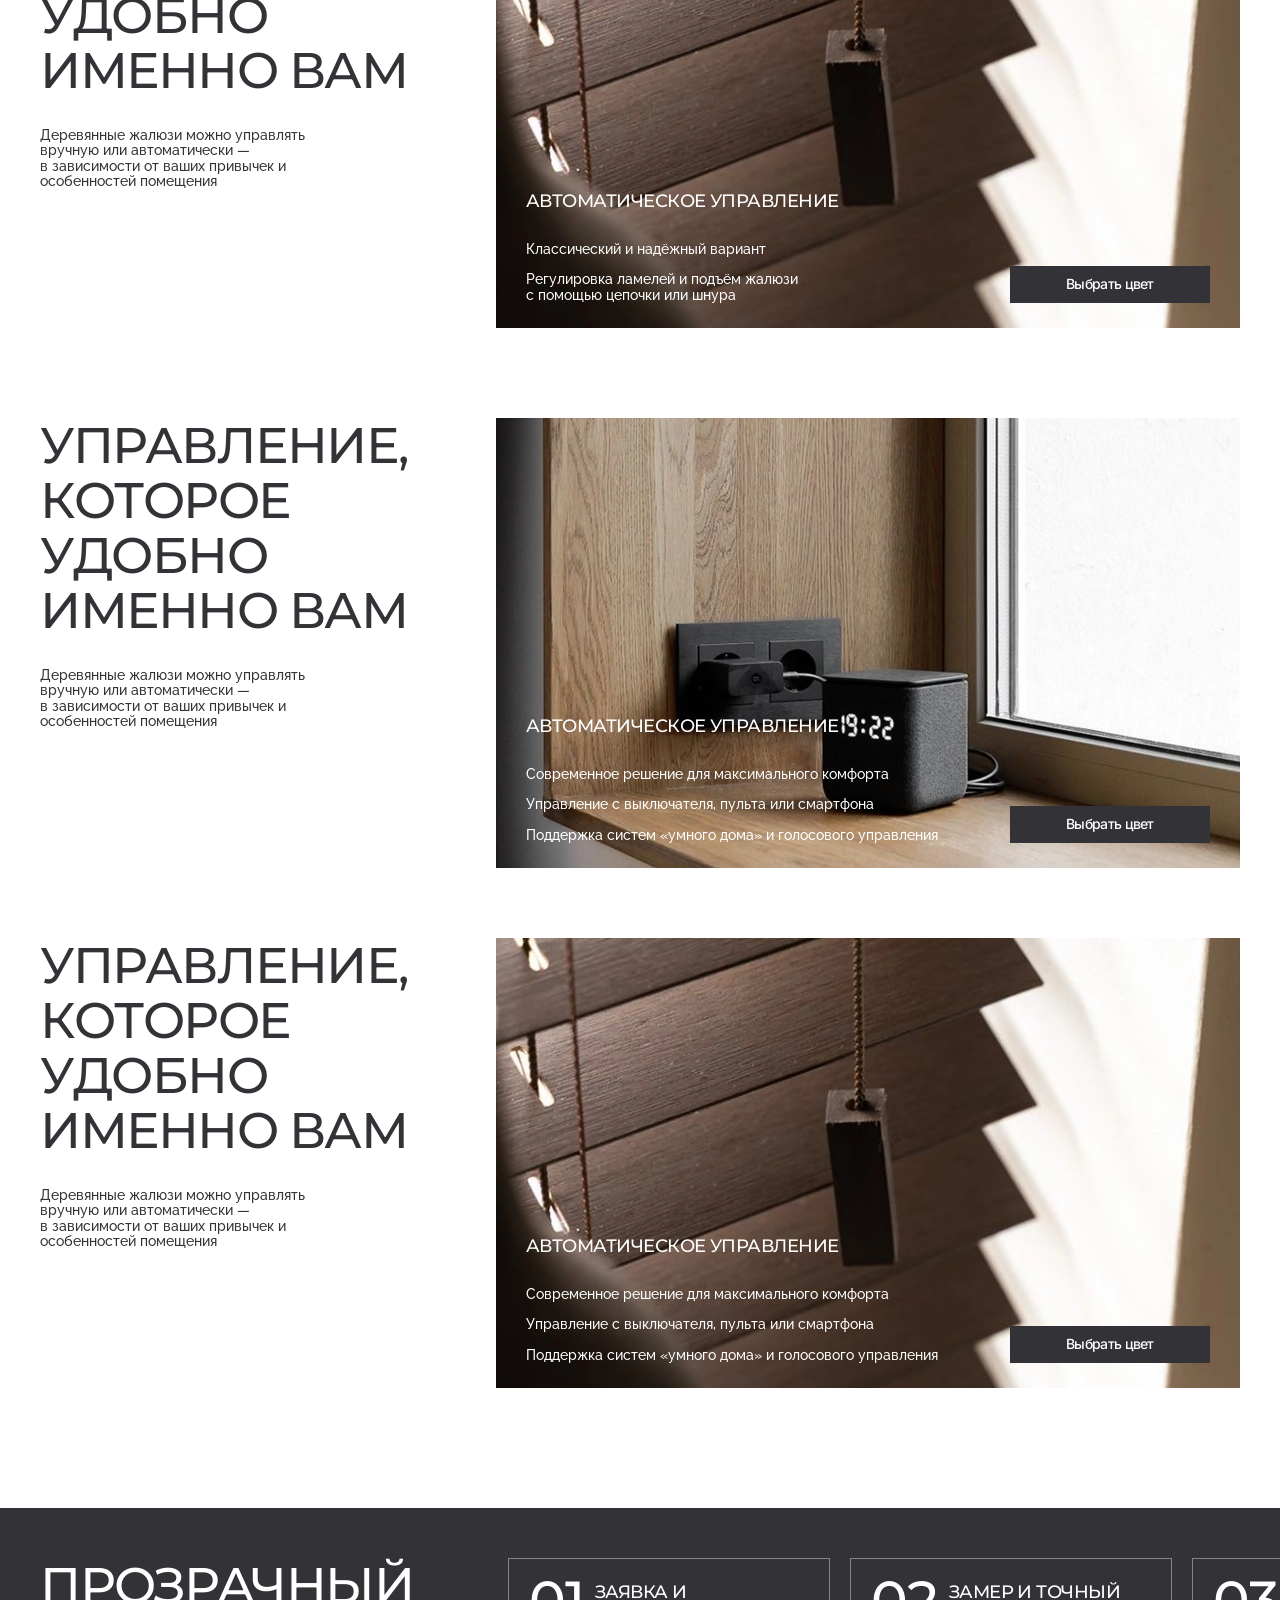
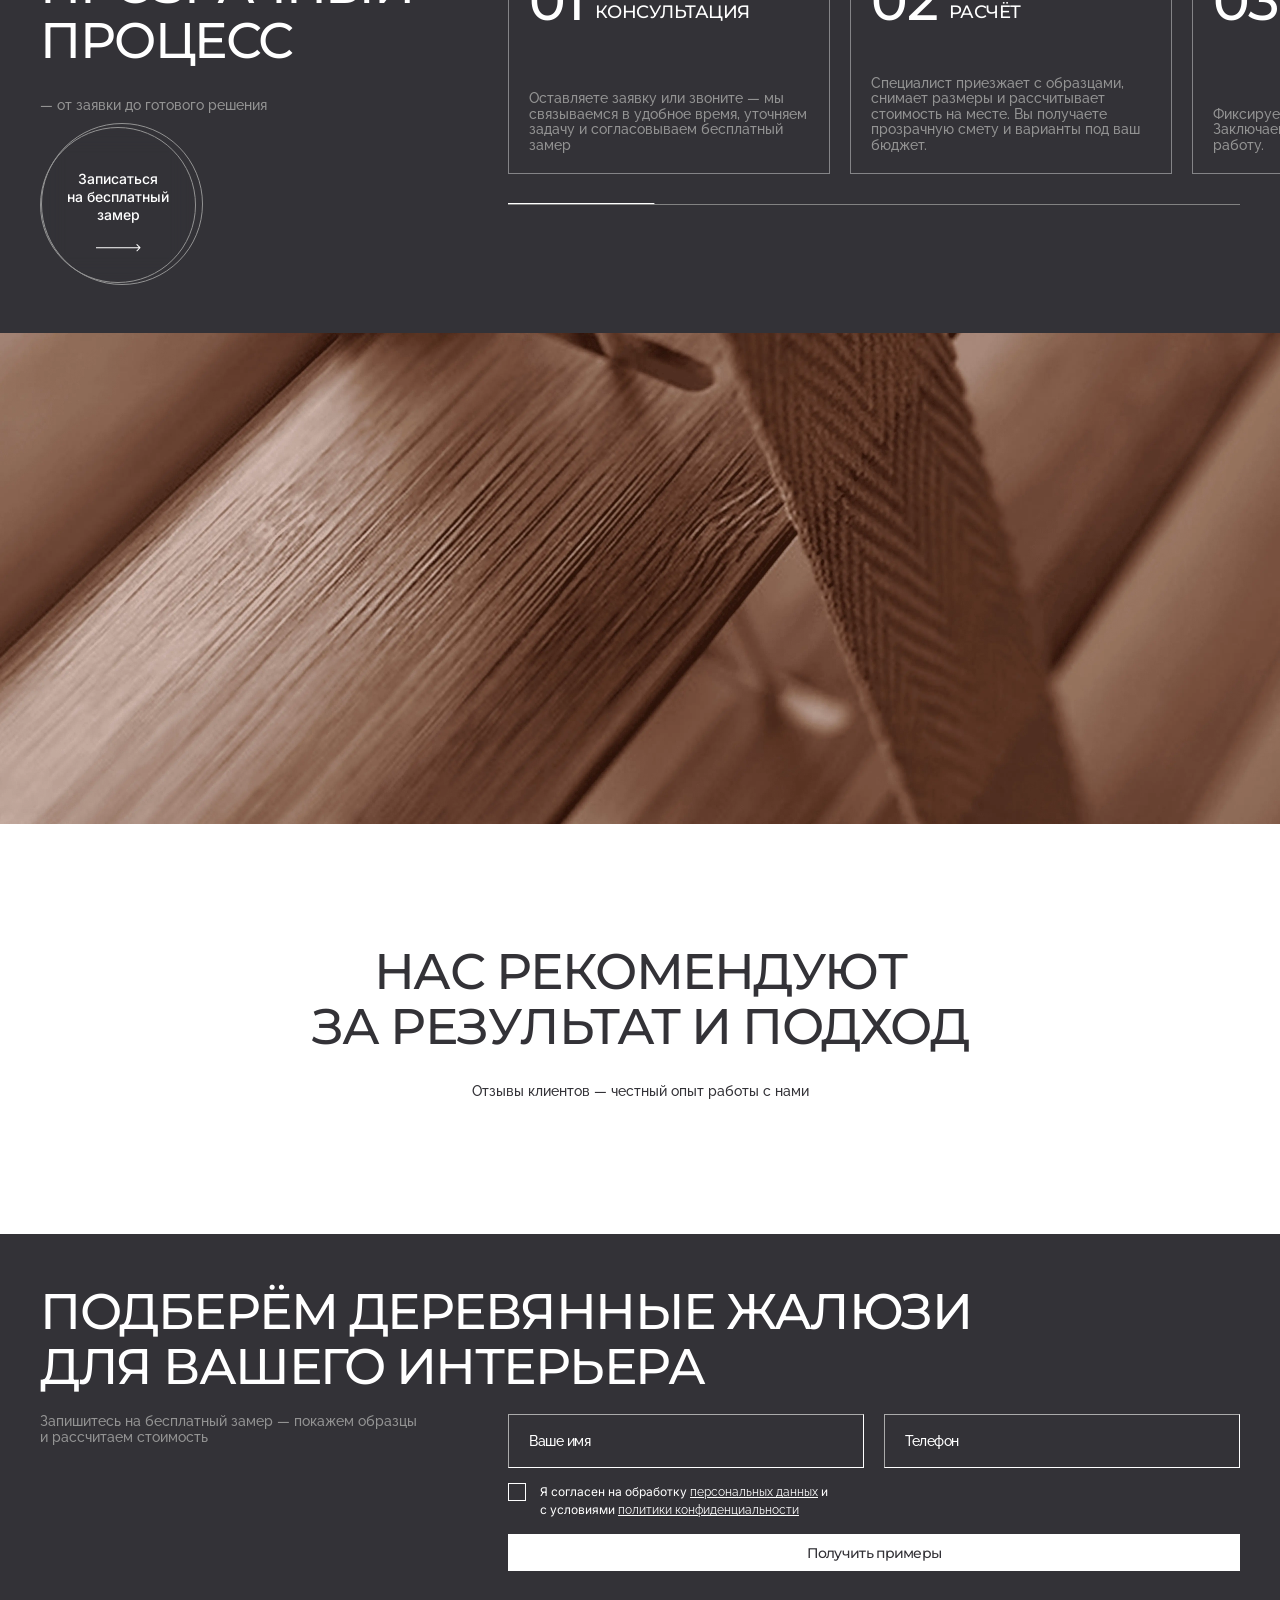
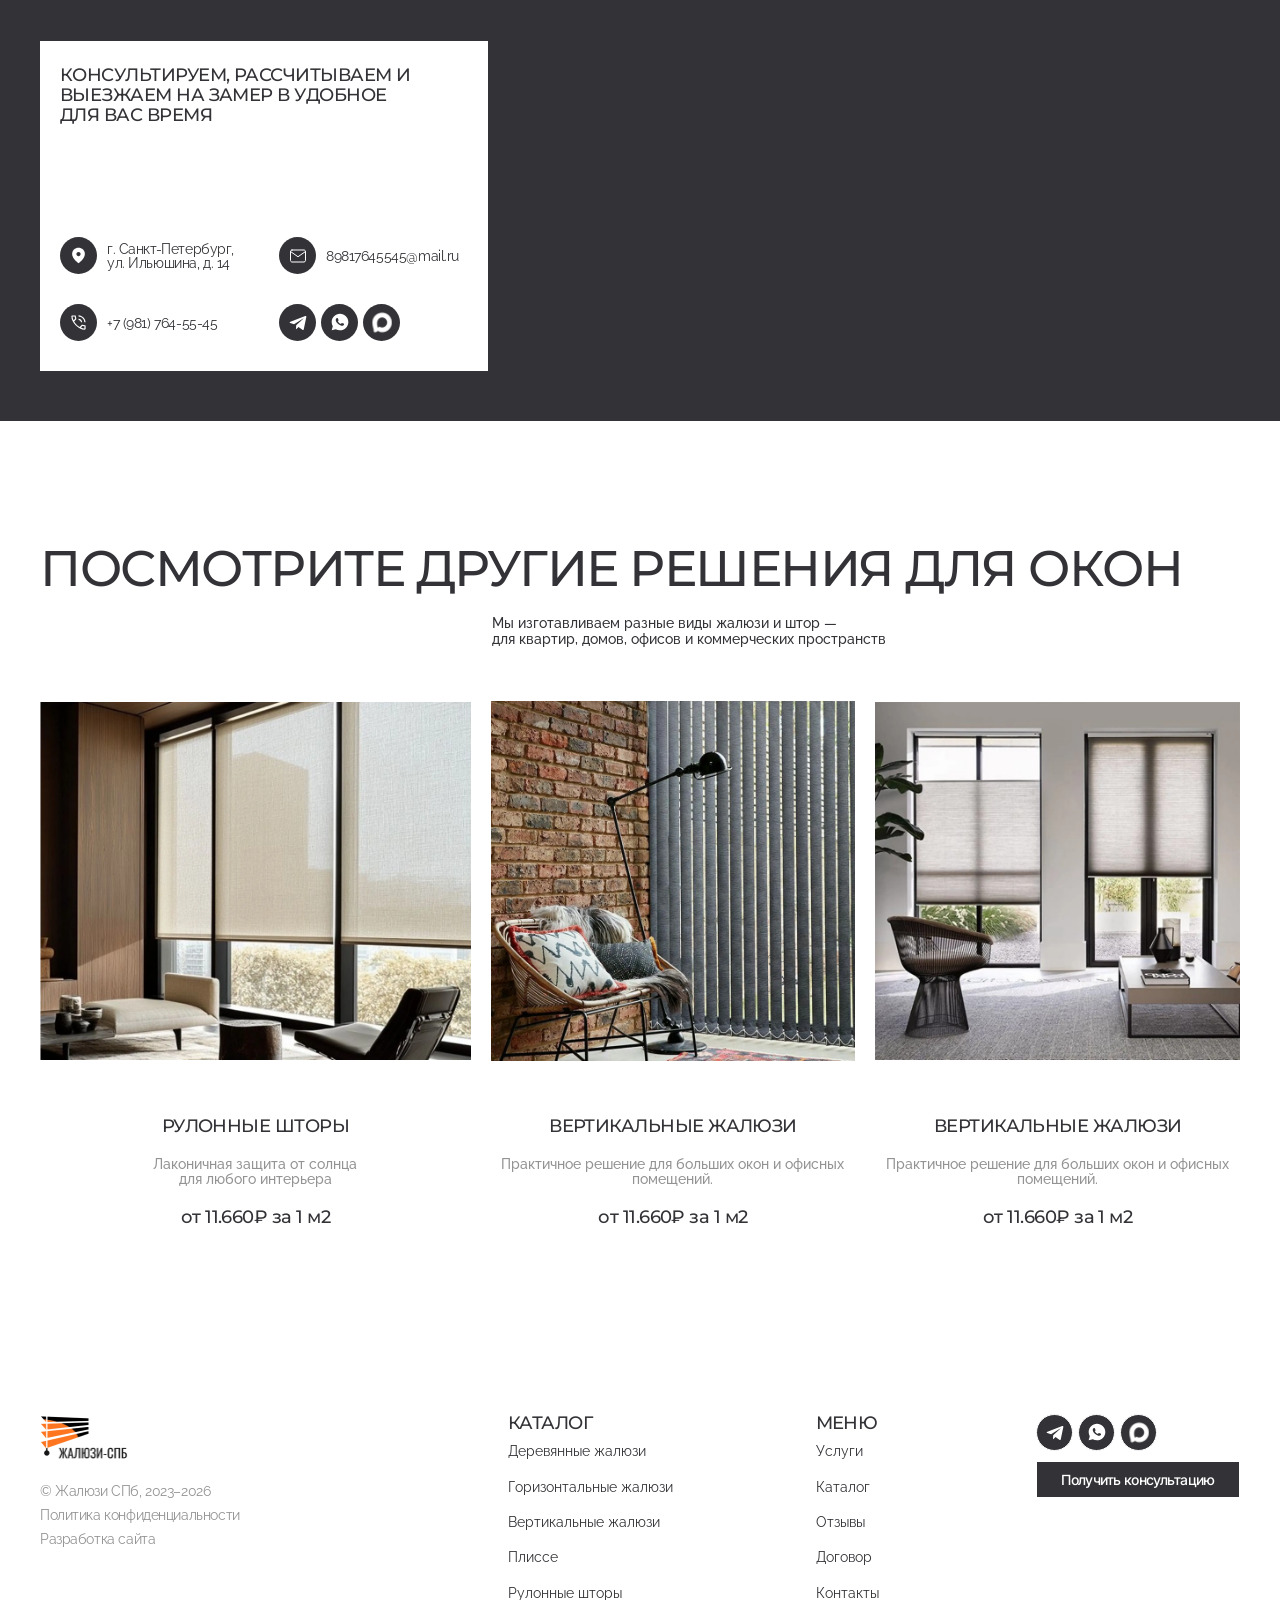
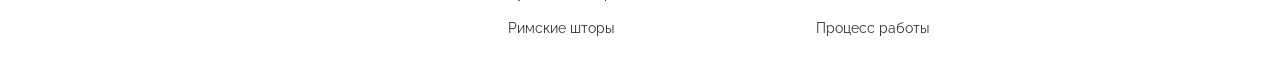
<file: category-page.html>
<!--header.html-->
<!doctype html>
<html lang="en">
<head>
  <meta charset="UTF-8">
  <meta name="viewport"
        content="width=device-width, user-scalable=no, initial-scale=1.0, maximum-scale=1.0, minimum-scale=1.0">
  <meta http-equiv="X-UA-Compatible" content="ie=edge">
  <meta name="format-detection" content="telephone=no">
  <link rel="preconnect" href="https://fonts.googleapis.com">
  <link rel="preconnect" href="https://fonts.gstatic.com" crossorigin>
  <link href="https://fonts.googleapis.com/css2?family=Inter:ital,opsz,wght@0,14..32,100..900;1,14..32,100..900&family=Montserrat:ital,wght@0,100..900;1,100..900&family=Raleway:ital,wght@0,100..900;1,100..900&display=swap" rel="stylesheet">
  <link rel="icon" type="image/png" href="./img/icons/favicon.png" sizes="32x32">
  <link rel="apple-touch-icon" href="./img/icons/favicon.png">
  <link rel="mask-icon" href="./img/icons/favicon.png" color="#000000">
  <link
          rel="stylesheet"
          href="https://cdn.jsdelivr.net/npm/swiper@11/swiper-bundle.min.css"
  />
  <title></title>
<script defer src="js/bundle.js"></script><script defer src="js/libs.js"></script><script defer src="js/style.js"></script><link href="css/style.min.css" rel="stylesheet"></head>
<body>

<header class="header">
  <div class="container">
    <div class="header-wrapper">
      <a href="#" class="logo">
        <img src="./img/logo.webp" alt="">
      </a>
      <nav class="header-nav">
        <button type="button" class="close-menu-button"></button>
        <ul class="main-menu">
          <li class="menu-item-arrow">
            <a href="#">Жалюзи</a>
          </li>
          <li class="menu-item-arrow">
            <a href="#">Шторы</a>
          </li>
          <li>
            <a href="#">Материалы</a>
          </li>
          <li>
            <a href="#">Наши работы</a>
          </li>
          <li class="menu-item-arrow">
            <a href="#">О нас</a>
          </li>
          <li class="menu-item-arrow">
            <a href="#">Услуги</a>
          </li>
        </ul>
        <div class="header-meta mobile-header-meta">
          <div class="mobile-meta-wrapper">
            <ul class="socials-wrapper">
              <li class="social-link social-link-telegram">
                <a href="#"></a>
              </li>
              <li class="social-link social-link-whatsapp">
                <a href="#"></a>
              </li>
              <li class="social-link social-link-max">
                <a href="#"></a>
              </li>
            </ul>
            <a class="btn btn-dark" href="#">+7 981 764-55-45</a>
          </div>
          <div class="header-address">
            г. Санкт-Петербург, ул.Ильюшина д.14
          </div>
        </div>
        <div class="header-meta header-meta-pc">
          <ul class="socials-wrapper">
            <li class="social-link social-link-telegram">
              <a href="#"></a>
            </li>
            <li class="social-link social-link-whatsapp">
              <a href="#"></a>
            </li>
            <li class="social-link social-link-max">
              <a href="#"></a>
            </li>
          </ul>
          <div class="header-address">
            г. Санкт-Петербург, ул.Ильюшина д.14
          </div>
          <a class="btn btn-dark" href="#">+7 981 764-55-45</a>
        </div>
      </nav>
      <div class="header-meta tablet-header-meta">
        <a class="btn btn-dark" href="#">+7 981 764-55-45</a>
        <ul class="socials-wrapper">
          <li class="social-link social-link-telegram">
            <a href="#"></a>
          </li>
          <li class="social-link social-link-whatsapp">
            <a href="#"></a>
          </li>
          <li class="social-link social-link-max">
            <a href="#"></a>
          </li>
        </ul>
        <div class="header-address">
          г. Санкт-Петербург, ул.Ильюшина д.14
        </div>
      </div>
      <button type="button" class="mobile-menu-button">
        <span class="line"></span>
        <span class="line"></span>
        <span class="line"></span>
      </button>
    </div>
  </div>
</header>

<main>




<section class="default-banner secondary-banner category-banner">
  <div class="banner-back">
    <img class="back-pc" src="./img/category-banner-back.webp" alt="">
    <img class="back-mobile" src="./img/category-banner-back-mobile.webp" alt="">
  </div>
  <div class="container">
    <div class="banner-wrapper">
      <div class="breadcrumbs-wrapper">
        <nav class="yoast-breadcrumbs">
          <span>
            <span>
              <a href="#">Главная</a>
            </span>
            <span class="breadcrumb_last" aria-current="page">Деревянные жалюзи</span>
          </span>
        </nav>
      </div>
      <div class="banner-content">
        <div class="banner-description">
          <p>
            Натуральная фактура дерева, аккуратная геометрия и индивидуальное изготовление под ваши окна
          </p>
        </div>
        <div class="banner-title">
          <h1>Деревянные жалюзи — естественная эстетика
            <br>
            и точный контроль света</h1>
          <a href="#" class="btn-circle">Записаться
            на бесплатный замер</a>
        </div>
      </div>
    </div>
  </div>
</section>

<section class="category-types-section">
  <div class="container">
    <h2>Типы ламелей</h2>
    <div class="types-grid">
      <div class="type-item">
        <div class="type-image">
          <img src="./img/category-type-img1.webp" alt="">
        </div>
        <div class="type-content">
          <div class="type-title">50 мм</div>
          <div class="type-description">
            <p>Крупные ламели для изделий на весь оконный проём. <br> Создают более выразительный и статусный внешний вид.</p>
          </div>
        </div>
      </div>
      <div class="type-item">
        <div class="type-image">
          <img src="./img/category-type-img2.webp" alt="">
        </div>
        <div class="type-content">
          <div class="type-title">25 мм</div>
          <div class="type-description">
            <p>Компактные ламели для установки на створки окна. <br> Аккуратно смотрятся и позволяют точно регулировать свет.</p>
          </div>
        </div>
      </div>
    </div>
    <div class="description">
      <p>Натуральное дерево добавляет интерьеру глубину и тепло. <br> Такие жалюзи не просто регулируют свет — <br> они становятся частью архитектуры пространства</p>
    </div>
  </div>
</section>

<section class="category-gallery-section">
  <div class="container">
    <div class="gallery-wrapper">
      <div class="image-wrapper">
        <img src="./img/gallery-img1.webp" alt="">
        <div class="image-title">Натуральная фактура</div>
      </div>
      <div class="image-wrapper">
        <img src="./img/gallery-img2.webp" alt="">
        <div class="image-title">Точная геометрия</div>
      </div>
      <div class="image-wrapper">
        <img src="./img/gallery-img3.webp" alt="">
        <div class="image-title">Плавный механизм</div>
      </div>
      <div class="image-wrapper">
        <img src="./img/gallery-img1.webp" alt="">
        <div class="image-title">Натуральная фактура</div>
      </div>
      <div class="image-wrapper">
        <img src="./img/gallery-img2.webp" alt="">
        <div class="image-title">Точная геометрия</div>
      </div>
    </div>
  </div>
</section>

<section class="category-variables-section slider-section">
  <div class="container">
    <div class="custom-row">
      <div class="left-column">
        <h2>Варианты дерева</h2>
        <div class="description">
          <p>Показываем образцы</p>
        </div>
        <div class="slider-nav slider-nav-pc">
          <a href="#" class="btn btn-dark btn-dark-border">Перейти в каталог</a>
          <div class="project-buttons">
            <div class="swiper-button-prev type-two">

            </div>
            <div class="swiper-button-next type-two">

            </div>
          </div>
        </div>
      </div>
      <div class="right-column">
        <div class="category-variables-slider slider-wrapper">
          <div class="swiper-wrapper">
            <div class="swiper-slide">
              <img src="./img/category-var-img2.webp" alt="">
            </div>
            <div class="swiper-slide">
              <img src="./img/category-var-img2.webp" alt="">
            </div>
            <div class="swiper-slide">
              <img src="./img/category-var-img2.webp" alt="">
            </div>
            <div class="swiper-slide">
              <img src="./img/category-var-img2.webp" alt="">
            </div>
          </div>
          <div class="swiper-progressbar"></div>
        </div>
        <div class="slider-nav slider-nav-smalls-screens">
          <div class="project-buttons">
            <div class="swiper-button-prev type-two">

            </div>
            <div class="swiper-button-next type-two">

            </div>
          </div>
          <a href="#" class="btn btn-dark">Перейти в каталог</a>
        </div>
      </div>
    </div>
  </div>
</section>

<section class="category-filters-section">
  <div class="container">
    <div class="tabs-block">
      <div class="tabs-wrapper">
        <div class="description">
          <p>Текстовое поле, где пропишем что у нас несколько коллекций деревянных жалюзи, отличающихся цветами, способами управления, фурнитурой.</p>
        </div>
        <div class="tabs-nav">
          <div class="tab-button" data-tab-id="1">
            <span>classic</span>
          </div>
          <div class="tab-button" data-tab-id="2">
            <span>premium</span>
          </div>
          <div class="tab-button" data-tab-id="3">
            <span>standart</span>
          </div>
          <div class="tab-button" data-tab-id="4">
            <span>trend</span>
          </div>
          <div class="tab-button" data-tab-id="5">
            <span>urban</span>
          </div>
        </div>
      </div>
      <div class="tab-panels">
        <div class="tab-panel" data-tab-id="1">
          <div class="grid-block">
            <div class="grid-item buttons-hidden">
              <div class="card-content-top">
                <div class="grid-item-image">
                  <img src="./img/category-tab-img1.webp" alt="">
                </div>
                <div class="card-title">classic</div>
              </div>
              <div class="card-content-bottom">
                <div class="card-buttons">
                  <a href="#" class="btn btn-bordered">Подробнее</a>
                  <a href="#" class="btn btn-dark btn-dark-border">Заказать</a>
                </div>
              </div>
            </div>
            <div class="grid-item buttons-hidden">
              <div class="card-content-top">
                <div class="grid-item-image">
                  <img src="./img/category-tab-img2.webp" alt="">
                </div>
                <div class="card-title">classic</div>
              </div>
              <div class="card-content-bottom">
                <div class="card-buttons">
                  <a href="#" class="btn btn-bordered">Подробнее</a>
                  <a href="#" class="btn btn-dark btn-dark-border">Заказать</a>
                </div>
              </div>
            </div>
            <div class="grid-item buttons-hidden">
              <div class="card-content-top">
                <div class="grid-item-image">
                  <img src="./img/category-tab-img3.webp" alt="">
                </div>
                <div class="card-title">classic</div>
              </div>
              <div class="card-content-bottom">
                <div class="card-buttons">
                  <a href="#" class="btn btn-bordered">Подробнее</a>
                  <a href="#" class="btn btn-dark btn-dark-border">Заказать</a>
                </div>
              </div>
            </div>
            <div class="grid-item buttons-hidden">
              <div class="card-content-top">
                <div class="grid-item-image">
                  <img src="./img/category-tab-img4.webp" alt="">
                </div>
                <div class="card-title">classic</div>
              </div>
              <div class="card-content-bottom">
                <div class="card-buttons">
                  <a href="#" class="btn btn-bordered">Подробнее</a>
                  <a href="#" class="btn btn-dark btn-dark-border">Заказать</a>
                </div>
              </div>
            </div>
            <div class="grid-item buttons-hidden">
              <div class="card-content-top">
                <div class="grid-item-image">
                  <img src="./img/category-tab-img5.webp" alt="">
                </div>
                <div class="card-title">classic</div>
              </div>
              <div class="card-content-bottom">
                <div class="card-buttons">
                  <a href="#" class="btn btn-bordered">Подробнее</a>
                  <a href="#" class="btn btn-dark btn-dark-border">Заказать</a>
                </div>
              </div>
            </div>
            <div class="grid-item buttons-hidden">
              <div class="card-content-top">
                <div class="grid-item-image">
                  <img src="./img/category-tab-img3.webp" alt="">
                </div>
                <div class="card-title">classic</div>
              </div>
              <div class="card-content-bottom">
                <div class="card-buttons">
                  <a href="#" class="btn btn-bordered">Подробнее</a>
                  <a href="#" class="btn btn-dark btn-dark-border">Заказать</a>
                </div>
              </div>
            </div>
          </div>
        </div>
        <div class="tab-panel" data-tab-id="2">
          <div class="grid-block">
            <div class="grid-item buttons-hidden">
              <div class="card-content-top">
                <div class="grid-item-image">
                  <img src="./img/category-tab-img1.webp" alt="">
                </div>
                <div class="card-title">premium</div>
              </div>
              <div class="card-content-bottom">
                <div class="card-buttons">
                  <a href="#" class="btn btn-bordered">Подробнее</a>
                  <a href="#" class="btn btn-dark btn-dark-border">Заказать</a>
                </div>
              </div>
            </div>
            <div class="grid-item buttons-hidden">
              <div class="card-content-top">
                <div class="grid-item-image">
                  <img src="./img/category-tab-img2.webp" alt="">
                </div>
                <div class="card-title">premium</div>
              </div>
              <div class="card-content-bottom">
                <div class="card-buttons">
                  <a href="#" class="btn btn-bordered">Подробнее</a>
                  <a href="#" class="btn btn-dark btn-dark-border">Заказать</a>
                </div>
              </div>
            </div>
            <div class="grid-item buttons-hidden">
              <div class="card-content-top">
                <div class="grid-item-image">
                  <img src="./img/category-tab-img3.webp" alt="">
                </div>
                <div class="card-title">premium</div>
              </div>
              <div class="card-content-bottom">
                <div class="card-buttons">
                  <a href="#" class="btn btn-bordered">Подробнее</a>
                  <a href="#" class="btn btn-dark btn-dark-border">Заказать</a>
                </div>
              </div>
            </div>
            <div class="grid-item buttons-hidden">
              <div class="card-content-top">
                <div class="grid-item-image">
                  <img src="./img/category-tab-img4.webp" alt="">
                </div>
                <div class="card-title">premium</div>
              </div>
              <div class="card-content-bottom">
                <div class="card-buttons">
                  <a href="#" class="btn btn-bordered">Подробнее</a>
                  <a href="#" class="btn btn-dark btn-dark-border">Заказать</a>
                </div>
              </div>
            </div>
            <div class="grid-item buttons-hidden">
              <div class="card-content-top">
                <div class="grid-item-image">
                  <img src="./img/category-tab-img5.webp" alt="">
                </div>
                <div class="card-title">premium</div>
              </div>
              <div class="card-content-bottom">
                <div class="card-buttons">
                  <a href="#" class="btn btn-bordered">Подробнее</a>
                  <a href="#" class="btn btn-dark btn-dark-border">Заказать</a>
                </div>
              </div>
            </div>
            <div class="grid-item buttons-hidden">
              <div class="card-content-top">
                <div class="grid-item-image">
                  <img src="./img/category-tab-img3.webp" alt="">
                </div>
                <div class="card-title">premium</div>
              </div>
              <div class="card-content-bottom">
                <div class="card-buttons">
                  <a href="#" class="btn btn-bordered">Подробнее</a>
                  <a href="#" class="btn btn-dark btn-dark-border">Заказать</a>
                </div>
              </div>
            </div>
          </div>
        </div>
        <div class="tab-panel" data-tab-id="3">
          <div class="grid-block">
            <div class="grid-item buttons-hidden">
              <div class="card-content-top">
                <div class="grid-item-image">
                  <img src="./img/category-tab-img1.webp" alt="">
                </div>
                <div class="card-title">standart</div>
              </div>
              <div class="card-content-bottom">
                <div class="card-buttons">
                  <a href="#" class="btn btn-bordered">Подробнее</a>
                  <a href="#" class="btn btn-dark btn-dark-border">Заказать</a>
                </div>
              </div>
            </div>
            <div class="grid-item buttons-hidden">
              <div class="card-content-top">
                <div class="grid-item-image">
                  <img src="./img/category-tab-img2.webp" alt="">
                </div>
                <div class="card-title">standart</div>
              </div>
              <div class="card-content-bottom">
                <div class="card-buttons">
                  <a href="#" class="btn btn-bordered">Подробнее</a>
                  <a href="#" class="btn btn-dark btn-dark-border">Заказать</a>
                </div>
              </div>
            </div>
            <div class="grid-item buttons-hidden">
              <div class="card-content-top">
                <div class="grid-item-image">
                  <img src="./img/category-tab-img3.webp" alt="">
                </div>
                <div class="card-title">standart</div>
              </div>
              <div class="card-content-bottom">
                <div class="card-buttons">
                  <a href="#" class="btn btn-bordered">Подробнее</a>
                  <a href="#" class="btn btn-dark btn-dark-border">Заказать</a>
                </div>
              </div>
            </div>
            <div class="grid-item buttons-hidden">
              <div class="card-content-top">
                <div class="grid-item-image">
                  <img src="./img/category-tab-img4.webp" alt="">
                </div>
                <div class="card-title">standart</div>
              </div>
              <div class="card-content-bottom">
                <div class="card-buttons">
                  <a href="#" class="btn btn-bordered">Подробнее</a>
                  <a href="#" class="btn btn-dark btn-dark-border">Заказать</a>
                </div>
              </div>
            </div>
            <div class="grid-item buttons-hidden">
              <div class="card-content-top">
                <div class="grid-item-image">
                  <img src="./img/category-tab-img5.webp" alt="">
                </div>
                <div class="card-title">standart</div>
              </div>
              <div class="card-content-bottom">
                <div class="card-buttons">
                  <a href="#" class="btn btn-bordered">Подробнее</a>
                  <a href="#" class="btn btn-dark btn-dark-border">Заказать</a>
                </div>
              </div>
            </div>
            <div class="grid-item buttons-hidden">
              <div class="card-content-top">
                <div class="grid-item-image">
                  <img src="./img/category-tab-img3.webp" alt="">
                </div>
                <div class="card-title">standart</div>
              </div>
              <div class="card-content-bottom">
                <div class="card-buttons">
                  <a href="#" class="btn btn-bordered">Подробнее</a>
                  <a href="#" class="btn btn-dark btn-dark-border">Заказать</a>
                </div>
              </div>
            </div>
          </div>
        </div>
        <div class="tab-panel" data-tab-id="4">
          <div class="grid-block">
            <div class="grid-item buttons-hidden">
              <div class="card-content-top">
                <div class="grid-item-image">
                  <img src="./img/category-tab-img1.webp" alt="">
                </div>
                <div class="card-title">trend</div>
              </div>
              <div class="card-content-bottom">
                <div class="card-buttons">
                  <a href="#" class="btn btn-bordered">Подробнее</a>
                  <a href="#" class="btn btn-dark btn-dark-border">Заказать</a>
                </div>
              </div>
            </div>
            <div class="grid-item buttons-hidden">
              <div class="card-content-top">
                <div class="grid-item-image">
                  <img src="./img/category-tab-img2.webp" alt="">
                </div>
                <div class="card-title">trend</div>
              </div>
              <div class="card-content-bottom">
                <div class="card-buttons">
                  <a href="#" class="btn btn-bordered">Подробнее</a>
                  <a href="#" class="btn btn-dark btn-dark-border">Заказать</a>
                </div>
              </div>
            </div>
            <div class="grid-item buttons-hidden">
              <div class="card-content-top">
                <div class="grid-item-image">
                  <img src="./img/category-tab-img3.webp" alt="">
                </div>
                <div class="card-title">trend</div>
              </div>
              <div class="card-content-bottom">
                <div class="card-buttons">
                  <a href="#" class="btn btn-bordered">Подробнее</a>
                  <a href="#" class="btn btn-dark btn-dark-border">Заказать</a>
                </div>
              </div>
            </div>
            <div class="grid-item buttons-hidden">
              <div class="card-content-top">
                <div class="grid-item-image">
                  <img src="./img/category-tab-img4.webp" alt="">
                </div>
                <div class="card-title">trend</div>
              </div>
              <div class="card-content-bottom">
                <div class="card-buttons">
                  <a href="#" class="btn btn-bordered">Подробнее</a>
                  <a href="#" class="btn btn-dark btn-dark-border">Заказать</a>
                </div>
              </div>
            </div>
            <div class="grid-item buttons-hidden">
              <div class="card-content-top">
                <div class="grid-item-image">
                  <img src="./img/category-tab-img5.webp" alt="">
                </div>
                <div class="card-title">trend</div>
              </div>
              <div class="card-content-bottom">
                <div class="card-buttons">
                  <a href="#" class="btn btn-bordered">Подробнее</a>
                  <a href="#" class="btn btn-dark btn-dark-border">Заказать</a>
                </div>
              </div>
            </div>
            <div class="grid-item buttons-hidden">
              <div class="card-content-top">
                <div class="grid-item-image">
                  <img src="./img/category-tab-img3.webp" alt="">
                </div>
                <div class="card-title">trend</div>
              </div>
              <div class="card-content-bottom">
                <div class="card-buttons">
                  <a href="#" class="btn btn-bordered">Подробнее</a>
                  <a href="#" class="btn btn-dark btn-dark-border">Заказать</a>
                </div>
              </div>
            </div>
          </div>
        </div>
        <div class="tab-panel" data-tab-id="5">
          <div class="grid-block">
            <div class="grid-item buttons-hidden">
              <div class="card-content-top">
                <div class="grid-item-image">
                  <img src="./img/category-tab-img1.webp" alt="">
                </div>
                <div class="card-title">urban</div>
              </div>
              <div class="card-content-bottom">
                <div class="card-buttons">
                  <a href="#" class="btn btn-bordered">Подробнее</a>
                  <a href="#" class="btn btn-dark btn-dark-border">Заказать</a>
                </div>
              </div>
            </div>
            <div class="grid-item buttons-hidden">
              <div class="card-content-top">
                <div class="grid-item-image">
                  <img src="./img/category-tab-img2.webp" alt="">
                </div>
                <div class="card-title">urban</div>
              </div>
              <div class="card-content-bottom">
                <div class="card-buttons">
                  <a href="#" class="btn btn-bordered">Подробнее</a>
                  <a href="#" class="btn btn-dark btn-dark-border">Заказать</a>
                </div>
              </div>
            </div>
            <div class="grid-item buttons-hidden">
              <div class="card-content-top">
                <div class="grid-item-image">
                  <img src="./img/category-tab-img3.webp" alt="">
                </div>
                <div class="card-title">urban</div>
              </div>
              <div class="card-content-bottom">
                <div class="card-buttons">
                  <a href="#" class="btn btn-bordered">Подробнее</a>
                  <a href="#" class="btn btn-dark btn-dark-border">Заказать</a>
                </div>
              </div>
            </div>
            <div class="grid-item buttons-hidden">
              <div class="card-content-top">
                <div class="grid-item-image">
                  <img src="./img/category-tab-img4.webp" alt="">
                </div>
                <div class="card-title">urban</div>
              </div>
              <div class="card-content-bottom">
                <div class="card-buttons">
                  <a href="#" class="btn btn-bordered">Подробнее</a>
                  <a href="#" class="btn btn-dark btn-dark-border">Заказать</a>
                </div>
              </div>
            </div>
            <div class="grid-item buttons-hidden">
              <div class="card-content-top">
                <div class="grid-item-image">
                  <img src="./img/category-tab-img5.webp" alt="">
                </div>
                <div class="card-title">urban</div>
              </div>
              <div class="card-content-bottom">
                <div class="card-buttons">
                  <a href="#" class="btn btn-bordered">Подробнее</a>
                  <a href="#" class="btn btn-dark btn-dark-border">Заказать</a>
                </div>
              </div>
            </div>
            <div class="grid-item buttons-hidden">
              <div class="card-content-top">
                <div class="grid-item-image">
                  <img src="./img/category-tab-img3.webp" alt="">
                </div>
                <div class="card-title">urban</div>
              </div>
              <div class="card-content-bottom">
                <div class="card-buttons">
                  <a href="#" class="btn btn-bordered">Подробнее</a>
                  <a href="#" class="btn btn-dark btn-dark-border">Заказать</a>
                </div>
              </div>
            </div>
          </div>
        </div>
      </div>
    </div>
  </div>
</section>

<section class="advantages-section category-advantages-section">
  <div class="container">
    <div class="advantage-row advantage-row-top">
      <div class="advantage-card">
        <div class="card-title">Точный контроль света</div>
        <div class="card-description">
          <p>Регулируйте освещение одним движением</p>
        </div>
      </div>
    </div>
    <div class="advantage-row advantage-row-middle">
      <div class="advantage-card">
        <div class="card-title">Долговечность</div>
        <div class="card-description">
          <p>Натуральное дерево сохраняет форму и внешний вид годами</p>
        </div>
      </div>
      <div class="advantage-card-head">
        <h2>Преимущества <br> деревянных <br> жалюзи</h2>
      </div>
      <div class="advantage-card">
        <div class="card-title">Индивидуальное <br> изготовление</div>
        <div class="card-description">
          <p>Каждое изделие создаётся под размеры вашего окна</p>
        </div>
      </div>
    </div>
    <div class="advantage-row advantage-row-bottom">
      <div class="advantage-card">
        <div class="card-title">Статусный внешний вид</div>
        <div class="card-description">
          <p>Подходит для современных
            и классических интерьеров</p>
        </div>
      </div>
    </div>
  </div>
</section>


<section class="projects-section projects-section-dark slider-section">
  <div class="container">
    <div class="title-description">
      <h2>Проекты <br class="mobile-br"> в интерьерах</h2>
      <a href="#" class="btn btn-white">Все проекты</a>
    </div>
    <div class="projects-slider slider-wrapper">
      <div class="swiper-wrapper">
        <div class="swiper-slide" style="background-image: url(./img/project-section-dark-img.webp)">
          <div class="project-content">
            <div class="card-title">Кухня</div>
            <div class="card-description">
              <p>Деревянные жалюзи с лёгким затемнением — защита от солнца без утяжеления интерьера</p>
            </div>
            <div class="slider-nav">
              <a href="#" class="btn btn-white">Смотреть проект</a>
              <div class="project-buttons">
                <div class="swiper-button-prev">

                </div>
                <div class="swiper-button-next">

                </div>
              </div>
            </div>
          </div>
        </div>
        <div class="swiper-slide" style="background-image: url(./img/project-section-dark-img.webp)">
          <div class="project-content">
            <div class="card-title">Кухня</div>
            <div class="card-description">
              <p>Деревянные жалюзи с лёгким затемнением — защита от солнца без утяжеления интерьера</p>
            </div>
            <div class="slider-nav">
              <a href="#" class="btn btn-white">Смотреть проект</a>
              <div class="project-buttons">
                <div class="swiper-button-prev">

                </div>
                <div class="swiper-button-next">

                </div>
              </div>
            </div>
          </div>
        </div>
        <div class="swiper-slide" style="background-image: url(./img/project-section-dark-img.webp)">
          <div class="project-content">
            <div class="card-title">Кухня</div>
            <div class="card-description">
              <p>Деревянные жалюзи с лёгким затемнением — защита от солнца без утяжеления интерьера</p>
            </div>
            <div class="slider-nav">
              <a href="#" class="btn btn-white">Смотреть проект</a>
              <div class="project-buttons">
                <div class="swiper-button-prev">

                </div>
                <div class="swiper-button-next">

                </div>
              </div>
            </div>
          </div>
        </div>
      </div>
    </div>
  </div>
</section>


<section class="control-section">

  <div class="control-blocks-wrapper">
    <div class="control-card">
      <div class="container">
        <div class="control-content">
          <h2>Управление, которое удобно именно вам</h2>
          <div class="description">
            <p>Деревянные жалюзи можно управлять вручную или автоматически — <br> в зависимости от ваших привычек и особенностей помещения</p>
          </div>
        </div>
        <div class="control-media">
          <div class="media-content">
            <div class="media-title">Автоматическое управление</div>
            <div class="media-content-bottom">
              <div class="media-description">
                <p>Классический и надёжный вариант </p>
                <p>Регулировка ламелей и подъём жалюзи <br> с помощью цепочки или шнура</p>
              </div>
              <a href="#" class="btn btn-dark">Выбрать цвет</a>
            </div>
            <div class="media-wrapper">
              <video muted poster="./img/control-media-poster1.webp">
                <source src="./img/adobestock-515194866_Jt2tm8rv.mp4">
              </video>
              <div class="btn-play"></div>
            </div>
          </div>
        </div>
      </div>
    </div>
    <div class="control-card">
      <div class="container">
        <div class="control-content">
          <h2>Управление, которое удобно именно вам</h2>
          <div class="description">
            <p>Деревянные жалюзи можно управлять вручную или автоматически — <br> в зависимости от ваших привычек и особенностей помещения</p>
          </div>
        </div>
        <div class="control-media">
          <div class="media-content">
            <div class="media-title">Автоматическое управление</div>
            <div class="media-content-bottom">
              <div class="media-description">
                <p>Современное решение для максимального комфорта</p>
                <p>Управление с выключателя, пульта или смартфона</p>
                <p>Поддержка систем «умного дома» и голосового управления</p>
              </div>
              <a href="#" class="btn btn-dark">Выбрать цвет</a>
            </div>
            <div class="media-wrapper">
              <video muted poster="./img/control-media-poster2.webp">
                <source src="./img/adobestock-515194866_Jt2tm8rv.mp4">
              </video>
              <div class="btn-play"></div>
            </div>
          </div>
        </div>
      </div>
    </div>
    <div class="control-card">
      <div class="container">
        <div class="control-content">
          <h2>Управление, которое удобно именно вам</h2>
          <div class="description">
            <p>Деревянные жалюзи можно управлять вручную или автоматически — <br> в зависимости от ваших привычек и особенностей помещения</p>
          </div>
        </div>
        <div class="control-media">
          <div class="media-content">
            <div class="media-title">Автоматическое управление</div>
            <div class="media-content-bottom">
              <div class="media-description">
                <p>Современное решение для максимального комфорта</p>
                <p>Управление с выключателя, пульта или смартфона</p>
                <p>Поддержка систем «умного дома» и голосового управления</p>
              </div>
              <a href="#" class="btn btn-dark">Выбрать цвет</a>
            </div>
            <div class="media-wrapper">
              <video muted poster="./img/control-media-poster1.webp">
                <source src="./img/adobestock-515194866_Jt2tm8rv.mp4">
              </video>
              <div class="btn-play"></div>
            </div>
          </div>
        </div>
      </div>
    </div>
  </div>
</section>


<section class="process-section slider-section">
  <div class="container">
    <div class="custom-row">
      <div class="left-column">
        <div class="title-wrapper">
          <h2>прозрачный процесс </h2>
          <div class="description">
            <p>— от заявки до готового решения</p>
          </div>
        </div>
        <a href="#" class="btn-circle">
          Записаться
          <br>
          на бесплатный замер</a>
      </div>
      <div class="right-column process-slider slider-wrapper">
        <div class="swiper-wrapper">
          <div class="swiper-slide">
            <div class="process-card">
              <div class="card-title">Заявка
                и консультация</div>
              <div class="card-description">
                <p>Оставляете заявку или звоните — мы связываемся в удобное время, уточняем задачу и согласовываем бесплатный замер</p>
              </div>
            </div>
          </div>
          <div class="swiper-slide">
            <div class="process-card">
              <div class="card-title">Замер и точный расчёт</div>
              <div class="card-description">
                <p>Специалист приезжает
                  с образцами, снимает размеры и рассчитывает стоимость на месте. Вы получаете прозрачную смету и варианты под ваш бюджет.</p>
              </div>
            </div>
          </div>
          <div class="swiper-slide">
            <div class="process-card">
              <div class="card-title">Договор
                и согласование</div>
              <div class="card-description">
                <p>Фиксируем стоимость, сроки
                  и условия. Заключаем договор и запускаем заказ в работу.</p>
              </div>
            </div>
          </div>
          <div class="swiper-slide">
            <div class="process-card">
              <div class="card-title">Заявка
                и консультация</div>
              <div class="card-description">
                <p>Оставляете заявку или звоните — мы связываемся в удобное время, уточняем задачу и согласовываем бесплатный замер</p>
              </div>
            </div>
          </div>
          <div class="swiper-slide">
            <div class="process-card">
              <div class="card-title">Замер и точный расчёт</div>
              <div class="card-description">
                <p>Специалист приезжает
                  с образцами, снимает размеры и рассчитывает стоимость на месте. Вы получаете прозрачную смету и варианты под ваш бюджет.</p>
              </div>
            </div>
          </div>
          <div class="swiper-slide">
            <div class="process-card">
              <div class="card-title">Договор
                и согласование</div>
              <div class="card-description">
                <p>Фиксируем стоимость, сроки
                  и условия. Заключаем договор и запускаем заказ в работу.</p>
              </div>
            </div>
          </div>
        </div>
        <div class="swiper-progressbar"></div>
      </div>
    </div>
  </div>
</section>


<section class="full-width-image-section">
  <img src="./img/category-full-width-image.webp" alt="">
</section>

<section class="testimonials-section">
  <div class="container">
    <h2>Нас рекомендуют
      за результат и подход</h2>
    <div class="description">
      <p>Отзывы клиентов — честный опыт работы с нами</p>
    </div>
  </div>
</section>


<section class="callback-section">
  <div class="container">
    <h2>Подберём деревянные жалюзи для вашего интерьера</h2>
    <div class="custom-row custom-row-form">
      <div class="left-column">
        <div class="description">
          <p>
            Запишитесь на бесплатный замер — покажем образцы
            <br class="br-pc">
            и рассчитаем стоимость
          </p>
        </div>
      </div>
      <div class="right-column">
        <div class="form-wrapper">
          <div class="wpcf7 js" id="wpcf7-f35-o1" lang="ru-RU" dir="ltr" data-wpcf7-id="35">
            <div class="screen-reader-response"><p role="status" aria-live="polite" aria-atomic="true"></p> <ul></ul></div>
            <form action="/dev/#wpcf7-f35-o1" method="post" class="wpcf7-form init" aria-label="Контактная форма" novalidate="novalidate" data-status="init">
              <fieldset class="hidden-fields-container"><input type="hidden" name="_wpcf7" value="35"><input type="hidden" name="_wpcf7_version" value="6.1.5"><input type="hidden" name="_wpcf7_locale" value="ru_RU"><input type="hidden" name="_wpcf7_unit_tag" value="wpcf7-f35-o1"><input type="hidden" name="_wpcf7_container_post" value="0"><input type="hidden" name="_wpcf7_posted_data_hash" value="">
              </fieldset>
              <p><span class="wpcf7-form-control-wrap" data-name="text-848"><input size="40" maxlength="400" class="wpcf7-form-control wpcf7-text" autocomplete="name" aria-invalid="false" placeholder="Ваше имя" value="" type="text" name="text-848"></span><br>
                <span class="wpcf7-form-control-wrap" data-name="tel-583"><input size="40" maxlength="400" class="wpcf7-form-control wpcf7-tel wpcf7-text wpcf7-validates-as-tel" aria-invalid="false" placeholder="Телефон" value="" type="tel" name="tel-583"></span><br>
                <span class="wpcf7-form-control-wrap" data-name="acceptance-46"><span class="wpcf7-form-control wpcf7-acceptance"><span class="wpcf7-list-item"><label><input type="checkbox" name="acceptance-46" value="1" aria-invalid="false"><span class="wpcf7-list-item-label">Я согласен на обработку <a
                  href="#">персональных данных</a> и с условиями <a href="#">политики конфиденциальности</a></span></label></span></span></span><br>
                <input class="wpcf7-form-control wpcf7-submit has-spinner" type="submit" value="Получить примеры" disabled=""><span class="wpcf7-spinner"></span>
              </p><div class="wpcf7-response-output" aria-hidden="true"></div>
            </form>
          </div>
        </div>
      </div>
    </div>
    <div class="custom-row custom-row-contacts">
      <div class="left-column">
        <div class="contacts-block">
          <div class="contact-title">Консультируем, рассчитываем
            и выезжаем на замер в удобное
            для вас время</div>
          <div class="contacts-wrapper">
            <div class="contact-item contact-item-address">
              <p>г. Санкт-Петербург, ул. Ильюшина, д. 14</p>
            </div>
            <div class="contact-item contact-item-mail">
              <a href="mailto:89817645545@mail.ru">89817645545@mail.ru</a>
            </div>
            <div class="contact-item contact-item-phone">
              <a href="tel:79817645545">+7 (981) 764-55-45</a>
            </div>
            <ul class="socials-wrapper">
              <li class="social-link social-link-telegram">
                <a href="#"></a>
              </li>
              <li class="social-link social-link-whatsapp">
                <a href="#"></a>
              </li>
              <li class="social-link social-link-max">
                <a href="#"></a>
              </li>
            </ul>
          </div>
        </div>
      </div>
      <div class="right-column">
        <div class="map-wrapper">
          <iframe src="https://yandex.ru/map-widget/v1/?indoorLevel=1&ll=30.245719%2C60.008172&mode=whatshere&whatshere%5Bpoint%5D=30.245719%2C60.008171&whatshere%5Bzoom%5D=17&z=17" width="560" height="400" frameborder="1" allowfullscreen="true" style="position:relative;"></iframe>
        </div>
      </div>
    </div>
  </div>
</section>

<section class="related-categories">
  <div class="container">
    <h2>Посмотрите другие решения для окон</h2>
    <div class="description">
      <p>
        Мы изготавливаем разные виды жалюзи и штор —
        <br>
        для квартир, домов, офисов и коммерческих пространств
      </p>
    </div>
    <div class="grid-block">
      <div class="grid-item buttons-hidden">
        <div class="card-content-top">
          <div class="grid-item-image">
            <img src="./img/related-cat-img1.webp" alt="">
          </div>
          <div class="card-title">Рулонные шторы</div>
          <div class="card-description">
            <p>Лаконичная защита от солнца
              <br>
              для любого интерьера</p>
          </div>
          <div class="card-price">
            от 11.660₽ за 1 м2
          </div>
        </div>
        <div class="card-content-bottom">
          <div class="card-buttons">
            <a href="#" class="btn btn-bordered">Подробнее</a>
            <a href="#" class="btn btn-dark btn-dark-border">Заказать</a>
          </div>
        </div>
      </div>
      <div class="grid-item buttons-hidden">
        <div class="card-content-top">
          <div class="grid-item-image">
            <img src="./img/related-cat-img2.webp" alt="">
          </div>
          <div class="card-title">Вертикальные жалюзи</div>
          <div class="card-description">
            <p>Практичное решение для больших окон
              и офисных помещений.</p>
          </div>
          <div class="card-price">
            от 11.660₽ за 1 м2
          </div>
        </div>
        <div class="card-content-bottom">
          <div class="card-buttons">
            <a href="#" class="btn btn-bordered">Подробнее</a>
            <a href="#" class="btn btn-dark btn-dark-border">Заказать</a>
          </div>
        </div>
      </div>
      <div class="grid-item buttons-hidden">
        <div class="card-content-top">
          <div class="grid-item-image">
            <img src="./img/related-cat-img3.webp" alt="">
          </div>
          <div class="card-title">Вертикальные жалюзи</div>
          <div class="card-description">
            <p>Практичное решение для больших окон
              и офисных помещений.</p>
          </div>
          <div class="card-price">
            от 11.660₽ за 1 м2
          </div>
        </div>
        <div class="card-content-bottom">
          <div class="card-buttons">
            <a href="#" class="btn btn-bordered">Подробнее</a>
            <a href="#" class="btn btn-dark btn-dark-border">Заказать</a>
          </div>
        </div>
      </div>
    </div>
  </div>
</section>


<!--footer.html-->
</main>

<footer class="footer">
    <div class="container">
      <div class="footer-row">
        <div class="footer-column">
          <a href="#" class="logo">
            <img src="./img/footer-logo.webp" alt="">
          </a>
          <div class="mobile-hidden">
            <p class="footer-copy">© Жалюзи СПб, 2023–2026</p>
            <div class="footer-links">
              <a href="#">Политика конфиденциальности</a>
              <a href="#">Разработка сайта</a>
            </div>
          </div>
          <div class="tablet-contacts">
            <ul class="socials-wrapper">
              <li class="social-link social-link-telegram">
                <a href="#"></a>
              </li>
              <li class="social-link social-link-whatsapp">
                <a href="#"></a>
              </li>
              <li class="social-link social-link-max">
                <a href="#"></a>
              </li>
            </ul>
            <a href="#" class="btn btn-dark btn-dark-border">Получить консультацию</a>
          </div>
        </div>
        <div class="footer-column">
          <nav class="footer-nav">
            <div class="menu-wrapper">
              <div class="title">Каталог</div>
              <ul class="footer-menu">
                <li>
                  <a href="#">Деревянные жалюзи</a>
                </li>
                <li>
                  <a href="#">Горизонтальные жалюзи</a>
                </li>
                <li>
                  <a href="#">Вертикальные жалюзи</a>
                </li>
                <li>
                  <a href="#">Плиссе</a>
                </li>
                <li>
                  <a href="#">Рулонные шторы</a>
                </li>
                <li>
                  <a href="#">Римские шторы</a>
                </li>
              </ul>
            </div>
            <div class="menu-wrapper">
              <div class="title">меню</div>
              <ul class="footer-menu">
                <li>
                  <a href="#">Услуги</a>
                </li>
                <li>
                  <a href="#">Каталог</a>
                </li>
                <li>
                  <a href="#">Отзывы</a>
                </li>
                <li>
                  <a href="#">Договор</a>
                </li>
                <li>
                  <a href="#">Контакты</a>
                </li>
                <li>
                  <a href="#">Процесс работы</a>
                </li>
              </ul>
            </div>
          </nav>
        </div>
        <div class="footer-column">
          <div class="mobile-meta">
            <p class="footer-copy">© Жалюзи СПб, 2023–2026</p>
            <div class="footer-links">
              <a href="#">Политика конфиденциальности</a>
              <a href="#">Разработка сайта</a>
            </div>
          </div>
          <div class="pc-meta">
            <ul class="socials-wrapper">
              <li class="social-link social-link-telegram">
                <a href="#"></a>
              </li>
              <li class="social-link social-link-whatsapp">
                <a href="#"></a>
              </li>
              <li class="social-link social-link-max">
                <a href="#"></a>
              </li>
            </ul>
            <a href="#" class="btn btn-dark btn-dark-border">Получить консультацию</a>
          </div>
        </div>
      </div>
    </div>
</footer>

<div class="modal-dialog modal-thanks" style="display: none;">
  <div class="modal-content">
    <div class="modal-body">
      <button type="button" class="modal-close" data-dismiss="modal" aria-label="Close"></button>
    </div>
  </div>
</div>

<script src="https://cdn.jsdelivr.net/npm/swiper@11/swiper-bundle.min.js"></script>
</body>
</html>
</file>
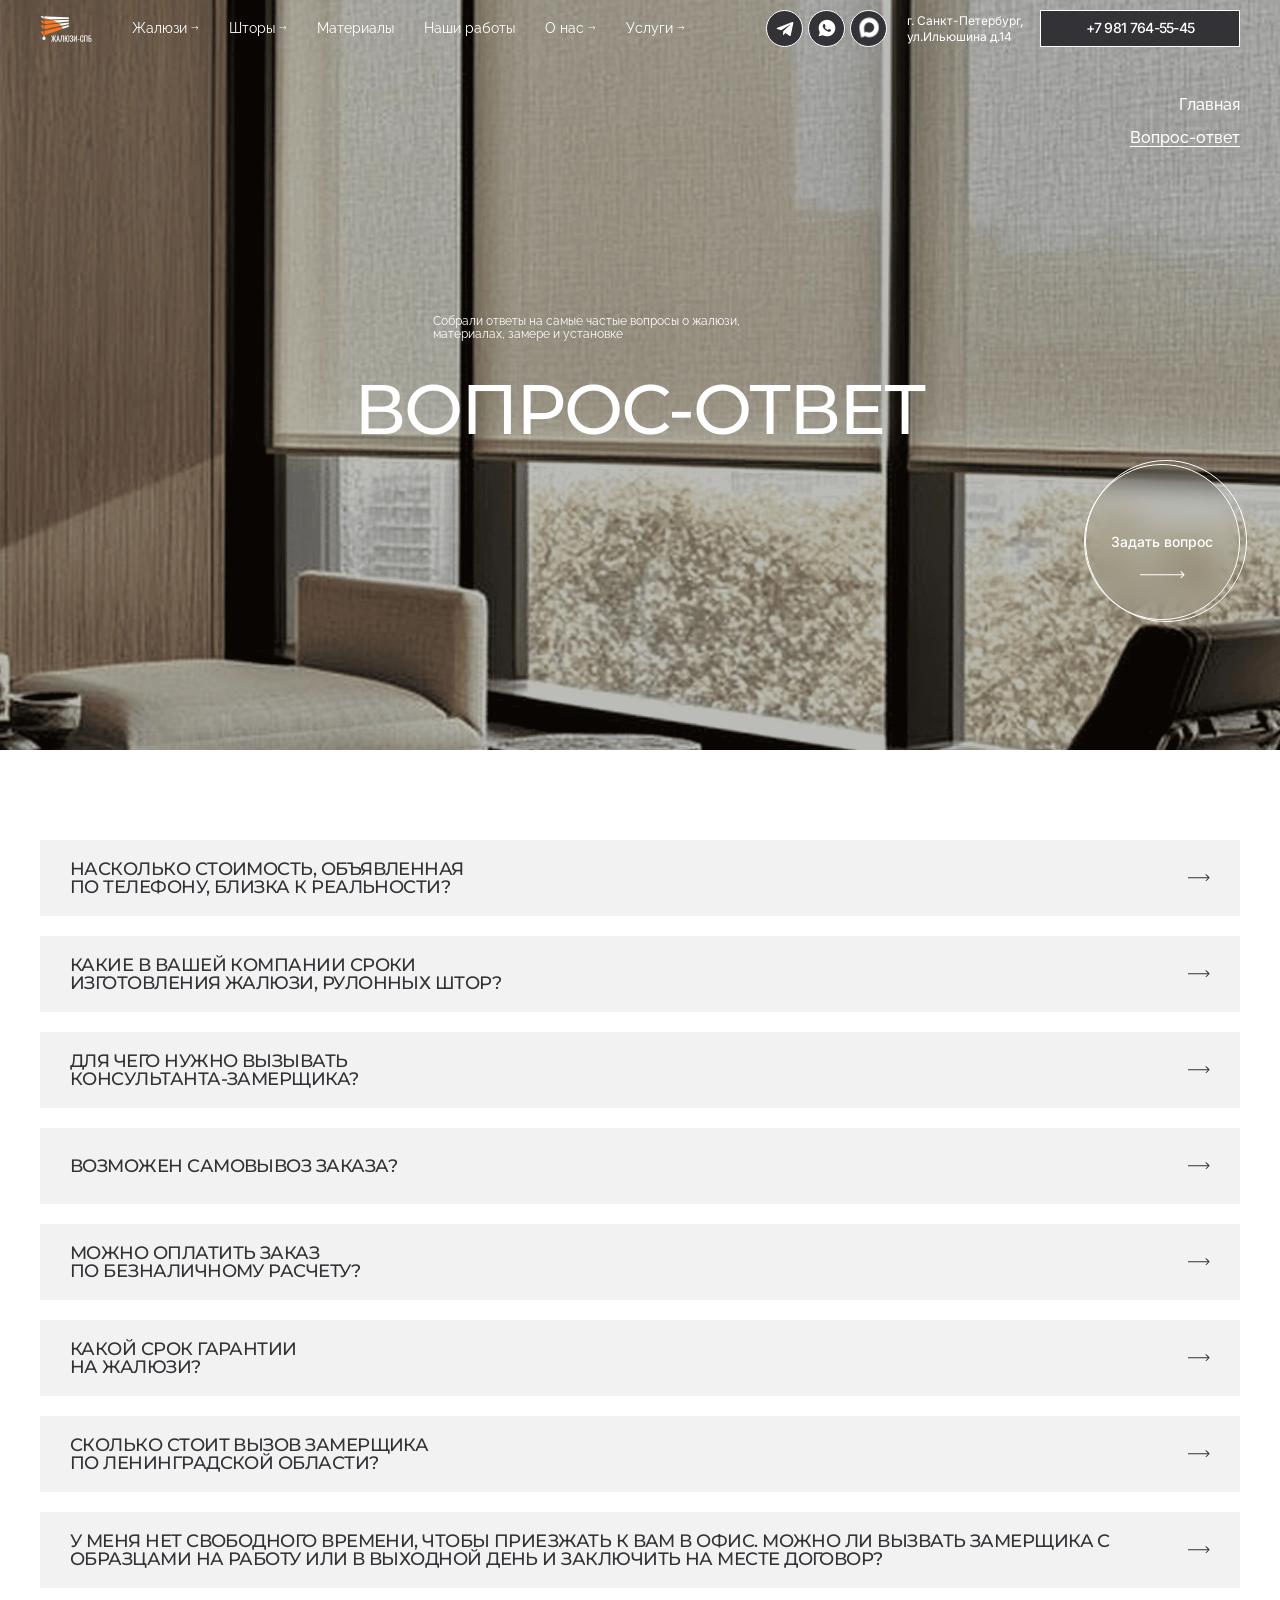
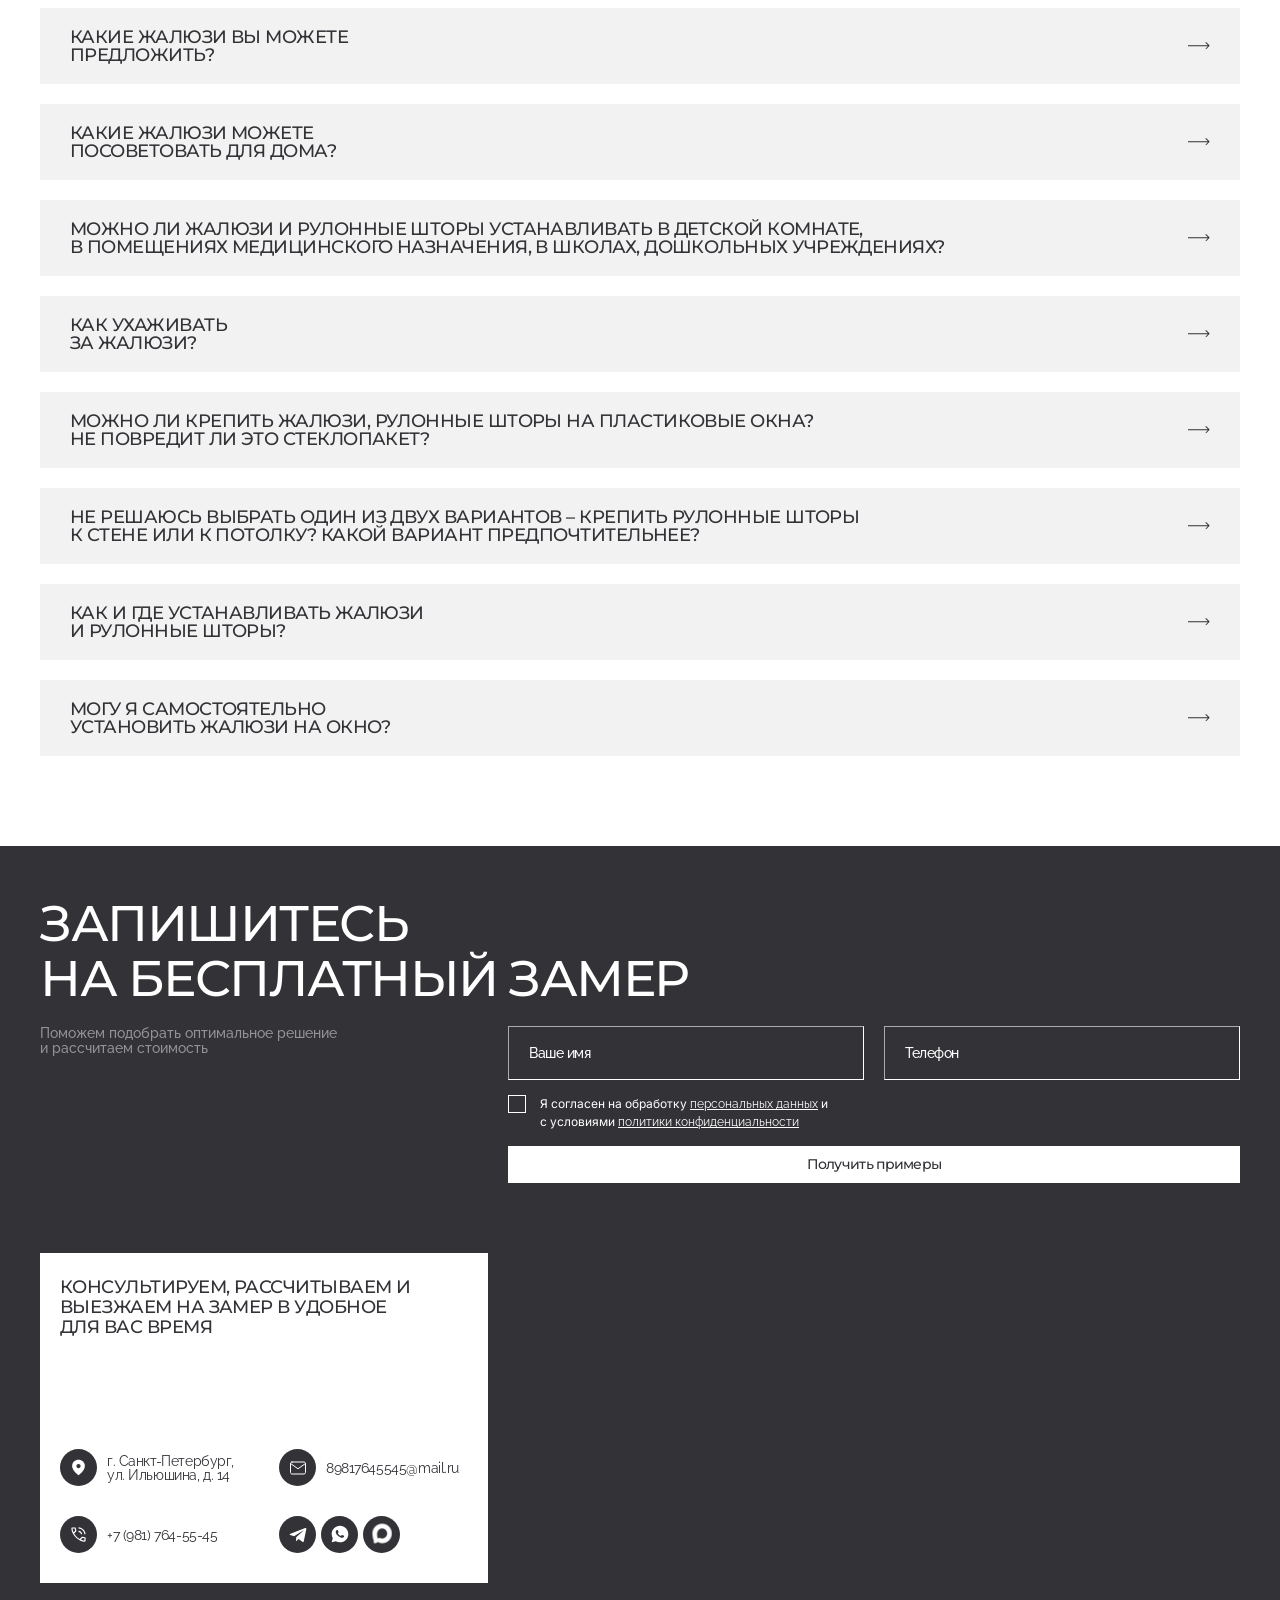
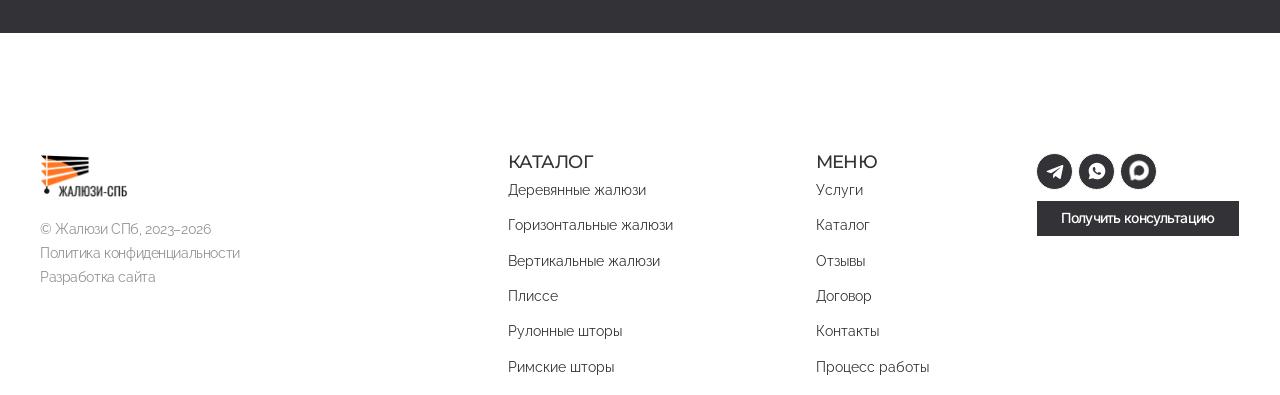
<file: faq-page.html>
<!--header.html-->
<!doctype html>
<html lang="en">
<head>
  <meta charset="UTF-8">
  <meta name="viewport"
        content="width=device-width, user-scalable=no, initial-scale=1.0, maximum-scale=1.0, minimum-scale=1.0">
  <meta http-equiv="X-UA-Compatible" content="ie=edge">
  <meta name="format-detection" content="telephone=no">
  <link rel="preconnect" href="https://fonts.googleapis.com">
  <link rel="preconnect" href="https://fonts.gstatic.com" crossorigin>
  <link href="https://fonts.googleapis.com/css2?family=Inter:ital,opsz,wght@0,14..32,100..900;1,14..32,100..900&family=Montserrat:ital,wght@0,100..900;1,100..900&family=Raleway:ital,wght@0,100..900;1,100..900&display=swap" rel="stylesheet">
  <link rel="icon" type="image/png" href="./img/icons/favicon.png" sizes="32x32">
  <link rel="apple-touch-icon" href="./img/icons/favicon.png">
  <link rel="mask-icon" href="./img/icons/favicon.png" color="#000000">
  <link
          rel="stylesheet"
          href="https://cdn.jsdelivr.net/npm/swiper@11/swiper-bundle.min.css"
  />
  <title></title>
<script defer src="js/bundle.js"></script><script defer src="js/libs.js"></script><script defer src="js/style.js"></script><link href="css/style.min.css" rel="stylesheet"></head>
<body>

<header class="header">
  <div class="container">
    <div class="header-wrapper">
      <a href="#" class="logo">
        <img src="./img/logo.webp" alt="">
      </a>
      <nav class="header-nav">
        <button type="button" class="close-menu-button"></button>
        <ul class="main-menu">
          <li class="menu-item-arrow">
            <a href="#">Жалюзи</a>
          </li>
          <li class="menu-item-arrow">
            <a href="#">Шторы</a>
          </li>
          <li>
            <a href="#">Материалы</a>
          </li>
          <li>
            <a href="#">Наши работы</a>
          </li>
          <li class="menu-item-arrow">
            <a href="#">О нас</a>
          </li>
          <li class="menu-item-arrow">
            <a href="#">Услуги</a>
          </li>
        </ul>
        <div class="header-meta mobile-header-meta">
          <div class="mobile-meta-wrapper">
            <ul class="socials-wrapper">
              <li class="social-link social-link-telegram">
                <a href="#"></a>
              </li>
              <li class="social-link social-link-whatsapp">
                <a href="#"></a>
              </li>
              <li class="social-link social-link-max">
                <a href="#"></a>
              </li>
            </ul>
            <a class="btn btn-dark" href="#">+7 981 764-55-45</a>
          </div>
          <div class="header-address">
            г. Санкт-Петербург, ул.Ильюшина д.14
          </div>
        </div>
        <div class="header-meta header-meta-pc">
          <ul class="socials-wrapper">
            <li class="social-link social-link-telegram">
              <a href="#"></a>
            </li>
            <li class="social-link social-link-whatsapp">
              <a href="#"></a>
            </li>
            <li class="social-link social-link-max">
              <a href="#"></a>
            </li>
          </ul>
          <div class="header-address">
            г. Санкт-Петербург, ул.Ильюшина д.14
          </div>
          <a class="btn btn-dark" href="#">+7 981 764-55-45</a>
        </div>
      </nav>
      <div class="header-meta tablet-header-meta">
        <a class="btn btn-dark" href="#">+7 981 764-55-45</a>
        <ul class="socials-wrapper">
          <li class="social-link social-link-telegram">
            <a href="#"></a>
          </li>
          <li class="social-link social-link-whatsapp">
            <a href="#"></a>
          </li>
          <li class="social-link social-link-max">
            <a href="#"></a>
          </li>
        </ul>
        <div class="header-address">
          г. Санкт-Петербург, ул.Ильюшина д.14
        </div>
      </div>
      <button type="button" class="mobile-menu-button">
        <span class="line"></span>
        <span class="line"></span>
        <span class="line"></span>
      </button>
    </div>
  </div>
</header>

<main>




<section class="default-banner secondary-banner faq-banner">
  <div class="banner-back">
    <img class="back-pc" src="./img/about-banner-back.webp" alt="">
    <img class="back-mobile" src="./img/about-banner-back-mobile.webp" alt="">
  </div>
  <div class="container">
    <div class="banner-wrapper">
      <div class="breadcrumbs-wrapper">
        <nav class="yoast-breadcrumbs">
          <span>
            <span>
              <a href="#">Главная</a>
            </span>
            <span class="breadcrumb_last" aria-current="page">Вопрос-ответ</span>
          </span>
        </nav>
      </div>
      <div class="banner-content">
        <div class="banner-description">
          <p>
            Собрали ответы на самые частые вопросы о жалюзи, материалах, замере и установке
          </p>
        </div>
        <div class="banner-title">
          <h1>Вопрос-ответ</h1>
        </div>
        <a href="#" class="btn-circle">Задать вопрос</a>
      </div>
    </div>
  </div>
</section>

<section class="faq-section faq-section-main">
  <div class="container">
    <div class="accordion-block">
      <div class="accordion-item">
        <div class="accordion-item-header">
          Насколько стоимость, объявленная <br> по телефону, близка к реальности?
        </div>
        <div class="accordion-item-content">
          <div class="accordion-content-wrapper">
            <p>
              Жалюзи-СПБ позиционирует себя как компанию, в которой Вы можете узнать точную информацию о стоимости жалюзи, рулонных штор по телефону без последующих «накруток» замерщиком после проведения замеров. Но дело в том, что точно указать стоимость изделия по телефону сложно.
              Сложность связана с необходимостью проведения точных замеров и огромным выбором тканей (материалов), которые Вы сможете выбрать только после того, как увидите и потрогаете их руками.
            </p>
          </div>
        </div>
      </div>

      <div class="accordion-item">
        <div class="accordion-item-header">
          Какие в вашей компании сроки <br> изготовления жалюзи, рулонных штор?
        </div>
        <div class="accordion-item-content">
          <div class="accordion-content-wrapper">
            <p>
              Срок изготовления жалюзи, рулонных штор в нашей компании составляет от 4 до 10 рабочих дней.
            </p>
          </div>
        </div>
      </div>

      <div class="accordion-item">
        <div class="accordion-item-header">
          Для чего нужно вызывать <br> консультанта-замерщика?
        </div>
        <div class="accordion-item-content">
          <div class="accordion-content-wrapper">
            <p>
              Наш специалист подскажет вам какие жалюзи лучше выбрать, грамотно снимет размеры и поможет выбрать материал, учитывая ваши запросы и интерьер помещения. Но в любом случае решать вам. Вы можете все это сделать самостоятельно.
            </p>
          </div>
        </div>
      </div>

      <div class="accordion-item">
        <div class="accordion-item-header">
          Возможен самовывоз заказа?
        </div>
        <div class="accordion-item-content">
          <div class="accordion-content-wrapper">
            <p>
              Да возможен. Самовывоз жалюзи производится в рабочее время из офиса, расположенного по адресу: г. Санкт-Петербург ул. Ильюшина д.14
              <br>
              (ТК «Долгоозерный» 3 эт. Напротив салона «Lamoda»).
              <br>
              Дополнительную информацию вы можете узнать у наших менеджеров по телефону: 8-981-764-55-45
            </p>
          </div>
        </div>
      </div>

      <div class="accordion-item">
        <div class="accordion-item-header">
          Можно оплатить заказ <br> по безналичному расчету?
        </div>
        <div class="accordion-item-content">
          <div class="accordion-content-wrapper">
            <p>
              Да, можно. Для физических лиц возможна оплата по QR коду, переводу по номеру 8-910-200-53-63 Сбербанк. Для юридических лиц — при оформлении заказа необходимо предоставить реквизиты предприятия, счет на оплату будет выслан на вашу электронную почту.
            </p>
            <p>
              Если вы оплатили ваш заказ по безналу, обязательно пришлите нам копию оплаченного платежного поручения по электронной почте 89817645545@mail.ru, чтобы не было задержек.
            </p>
          </div>
        </div>
      </div>

      <div class="accordion-item">
        <div class="accordion-item-header">
          Какой срок гарантии <br> на жалюзи?
        </div>
        <div class="accordion-item-content">
          <div class="accordion-content-wrapper">
            <p>
              Гарантия на жалюзи и рулонные шторы предоставляется сроком на 1 год. Срок службы жалюзи — не менее 5 лет.
            </p>
          </div>
        </div>
      </div>

      <div class="accordion-item">
        <div class="accordion-item-header">
          Сколько стоит вызов замерщика <br> по Ленинградской области?
        </div>
        <div class="accordion-item-content">
          <div class="accordion-content-wrapper">
            <p>
              20 рублей за 1 километр
            </p>
          </div>
        </div>
      </div>

      <div class="accordion-item">
        <div class="accordion-item-header">
          У меня нет свободного времени, чтобы приезжать к Вам в офис. Можно ли вызвать замерщика с образцами на работу или в выходной день и заключить на месте договор?
        </div>
        <div class="accordion-item-content">
          <div class="accordion-content-wrapper">
            <p>
              Конечно, это возможно. Вы можете вызвать замерщика 7 дней в неделю с 09:00 до 20:00. У замерщика при себе имеются образцы материалов для любых видов жалюзи, рулонных штор и Вы сможете на месте выбрать то, что Вам понравится, а так же заключить договор.
            </p>
          </div>
        </div>
      </div>

      <div class="accordion-item">
        <div class="accordion-item-header">
          Какие жалюзи вы можете <br> предложить?
        </div>
        <div class="accordion-item-content">
          <div class="accordion-content-wrapper">
            <p>
              При изготовлении жалюзи мы используем различные материалы: металл, ткань, пластик, дерево.
            </p>
            <p>
              Металлические (алюминиевые) жалюзи – отличный выбор для кухни, для ванной, для балкона, в офис. Они не впитывают запахи, покрыты жаропрочной эмалью и не боятся влаги. Ткань вертикальных жалюзи пропитана специальным пылеотталкивающим веществом. Чем ткань плотнее, тем дольше она сохранит свой первозданный вид и не деформируется после чистки. Отличный выбор для гостиной, спальни, офиса.
              <br>
              Пластик – легко моется, прекрасно держит форму и не требует особого ухода. Широко используется для недорогой имитации деревянных жалюзи.
              <br>
              Деревянные жалюзи смотрятся очень стильно и дорого. Любому помещению они придадут уют и роскошь. Деревянные жалюзи долговечны и экологически чисты. Боятся повышенной влажности. Отличный выбор для кабинета, библиотеки, ресторана, загородного дома, банка.
            </p>
          </div>
        </div>
      </div>

      <div class="accordion-item">
        <div class="accordion-item-header">
          Какие жалюзи можете <br> посоветовать для дома?
        </div>
        <div class="accordion-item-content">
          <div class="accordion-content-wrapper">
            <p>
              Если вам надо максимально закрыть помещение от солнца, то рекомендуем все модели жалюзи, кроме рулонных штор с затемняющей функцию меньше 30% (они практически прозрачные).
              <br>
              Если вам надо максимально украсить свой интерьер, то рекомендуем рулонные шторы, шторы Зебра, шторы плиссе или римские шторы
            </p>
          </div>
        </div>
      </div>

      <div class="accordion-item">
        <div class="accordion-item-header">
          Можно ли жалюзи и рулонные шторы устанавливать в детской комнате, <br> в помещениях медицинского назначения, в школах, дошкольных учреждениях?
        </div>
        <div class="accordion-item-content">
          <div class="accordion-content-wrapper">
            <p>
              Учитывая экологическую безопасность нашей продукции, её можно устанавливать в детских комнатах, помещениях медицинского назначения, в школах и дошкольных учреждениях. Все наши изделия не выделяют в воздух вредных веществ, в том числе при нагревании, поэтому могут использоваться в данных учреждениях.
            </p>
          </div>
        </div>
      </div>

      <div class="accordion-item">
        <div class="accordion-item-header">
          Как ухаживать <br> за жалюзи?
        </div>
        <div class="accordion-item-content">
          <div class="accordion-content-wrapper">
            <p>
              Проще всего ухаживать за пластиковыми и алюминиевыми жалюзи. Жалюзи из пластика и алюминия достаточно пропылесосить, а при сильном загрязнении можно мыть мягкой тряпкой, смоченной в мыльном растворе. При сильном загрязнении горизонтальных жалюзи, их можно демонтировать и помыть в ванной комнате под струей теплой воды из душа. Они быстро очистятся без вреда для себя. После мытья их достаточно отряхнуть и установить на место. Они сами просохнут на воздухе, сушить их не обязательно.
            </p>
            <p>
              Тканевые вертикальные жалюзи пропитаны специальным пылеотталкивающим средством и часто чистить их нет необходимости. Грязь с них убирается с помощью пылесоса. Сильные загрязнения убираются влажной тряпкой, смоченной в обычной воде. Использовать любые чистящие средства не рекомендуется. В стиральной машинке тканевые жалюзи стирать нельзя! Тканевые рулонные шторы (ролеты, рольшторы) имеют самый высокий уровень защиты от загрязнения и практически не нуждаются в чистке. И если все же появилась необходимость в их чистке, то полотно ткани можно аккуратно протереть мягкой щеткой или влажной губкой. Деревянные жалюзи очищаются мягкой щеткой. Мыть их нельзя.
            </p>
          </div>
        </div>
      </div>

      <div class="accordion-item">
        <div class="accordion-item-header">
          Можно ли крепить жалюзи, рулонные шторы на пластиковые окна? <br> Не повредит ли это стеклопакет?
        </div>
        <div class="accordion-item-content">
          <div class="accordion-content-wrapper">
            <p>
              Можно. Для этого разработаны специальные системы жалюзи, рулонных штор. Если монтаж производится при помощи саморезов, оконной раме практически не наносится вред. Отверстие до 2 мм не повреждает всей рамы, а только ее первую камеру, это отверстие плотно перекрывается шурупом. Как правило, современные окна ПВХ состоят минимум из 3-х камер. Установка жалюзи не нарушает целостности стеклопакета и его герметичность.
            </p>
            <p>
              Также наша компания предлагает альтернативный вид монтажа – без сверления. Жалюзи монтируются на специальный двухсторонний монтажный скотч, который выпускается специально для этого вида монтажа. Но этот способ используется только для пластиковых окон и только для рулонных штор.
            </p>
          </div>
        </div>
      </div>

      <div class="accordion-item">
        <div class="accordion-item-header">
          Не решаюсь выбрать один из двух вариантов – крепить рулонные шторы <br> к стене или к потолку? Какой вариант предпочтительнее?
        </div>
        <div class="accordion-item-content">
          <div class="accordion-content-wrapper">
            <p>
              Если оконный проем у Вас расположен параллельно потолку — лучше заказать крепление к стене. Но как правило, случается наоборот, и в этом случае крепление к потолку поможет скрыть дефекты строительства. Наши опытные замерщики помогут Вам определиться со способом монтажа изделий в каждом конкретном случае.
            </p>
          </div>
        </div>
      </div>

      <div class="accordion-item">
        <div class="accordion-item-header">
          Как и где устанавливать жалюзи <br> и рулонные шторы?
        </div>
        <div class="accordion-item-content">
          <div class="accordion-content-wrapper">
            <p>
              Жалюзи и рулонные шторы можно установить над оконным проемом, в оконном проеме и на створку окна. Расчет должен быть очень точным, есть много нюансов и непрофессионалу правильно снять размеры бывает сложно. Поэтому мы предлагаем услугу БЕСПЛАТНОГО выезда замерщика.
            </p>
          </div>
        </div>
      </div>

      <div class="accordion-item">
        <div class="accordion-item-header">
          Могу я самостоятельно <br> установить жалюзи на окно?
        </div>
        <div class="accordion-item-content">
          <div class="accordion-content-wrapper">
            <p>
              Монтаж жалюзи в принципе не сложен, поэтому при желании, вы можете установить их самостоятельно.
              <br>
              Монтаж не занимает много времени и не требует специального инструмента.
            </p>
          </div>
        </div>
      </div>
    </div>
  </div>
</section>

<section class="callback-section">
  <div class="container">
    <h2>
      Запишитесь
      <br class="br-pc">
      на
      <br class="mobile-br">
      бесплатный замер
    </h2>
    <div class="custom-row custom-row-form">
      <div class="left-column">
        <div class="description">
          <p>
            Поможем подобрать оптимальное решение
            <br>
            и рассчитаем стоимость
          </p>
        </div>
      </div>
      <div class="right-column">
        <div class="form-wrapper">
          <div class="wpcf7 js" id="wpcf7-f35-o1" lang="ru-RU" dir="ltr" data-wpcf7-id="35">
            <div class="screen-reader-response"><p role="status" aria-live="polite" aria-atomic="true"></p> <ul></ul></div>
            <form action="/dev/#wpcf7-f35-o1" method="post" class="wpcf7-form init" aria-label="Контактная форма" novalidate="novalidate" data-status="init">
              <fieldset class="hidden-fields-container"><input type="hidden" name="_wpcf7" value="35"><input type="hidden" name="_wpcf7_version" value="6.1.5"><input type="hidden" name="_wpcf7_locale" value="ru_RU"><input type="hidden" name="_wpcf7_unit_tag" value="wpcf7-f35-o1"><input type="hidden" name="_wpcf7_container_post" value="0"><input type="hidden" name="_wpcf7_posted_data_hash" value="">
              </fieldset>
              <p><span class="wpcf7-form-control-wrap" data-name="text-848"><input size="40" maxlength="400" class="wpcf7-form-control wpcf7-text" autocomplete="name" aria-invalid="false" placeholder="Ваше имя" value="" type="text" name="text-848"></span><br>
                <span class="wpcf7-form-control-wrap" data-name="tel-583"><input size="40" maxlength="400" class="wpcf7-form-control wpcf7-tel wpcf7-text wpcf7-validates-as-tel" aria-invalid="false" placeholder="Телефон" value="" type="tel" name="tel-583"></span><br>
                <span class="wpcf7-form-control-wrap" data-name="acceptance-46"><span class="wpcf7-form-control wpcf7-acceptance"><span class="wpcf7-list-item"><label><input type="checkbox" name="acceptance-46" value="1" aria-invalid="false"><span class="wpcf7-list-item-label">Я согласен на обработку <a
                  href="#">персональных данных</a> и с условиями <a href="#">политики конфиденциальности</a></span></label></span></span></span><br>
                <input class="wpcf7-form-control wpcf7-submit has-spinner" type="submit" value="Получить примеры" disabled=""><span class="wpcf7-spinner"></span>
              </p><div class="wpcf7-response-output" aria-hidden="true"></div>
            </form>
          </div>
        </div>
      </div>
    </div>
    <div class="custom-row custom-row-contacts">
      <div class="left-column">
        <div class="contacts-block">
          <div class="contact-title">Консультируем, рассчитываем
            и выезжаем на замер в удобное
            для вас время</div>
          <div class="contacts-wrapper">
            <div class="contact-item contact-item-address">
              <p>г. Санкт-Петербург, ул. Ильюшина, д. 14</p>
            </div>
            <div class="contact-item contact-item-mail">
              <a href="mailto:89817645545@mail.ru">89817645545@mail.ru</a>
            </div>
            <div class="contact-item contact-item-phone">
              <a href="tel:79817645545">+7 (981) 764-55-45</a>
            </div>
            <ul class="socials-wrapper">
              <li class="social-link social-link-telegram">
                <a href="#"></a>
              </li>
              <li class="social-link social-link-whatsapp">
                <a href="#"></a>
              </li>
              <li class="social-link social-link-max">
                <a href="#"></a>
              </li>
            </ul>
          </div>
        </div>
      </div>
      <div class="right-column">
        <div class="map-wrapper">
          <iframe src="https://yandex.ru/map-widget/v1/?indoorLevel=1&ll=30.245719%2C60.008172&mode=whatshere&whatshere%5Bpoint%5D=30.245719%2C60.008171&whatshere%5Bzoom%5D=17&z=17" width="560" height="400" frameborder="1" allowfullscreen="true" style="position:relative;"></iframe>
        </div>
      </div>
    </div>
  </div>
</section>


<!--footer.html-->
</main>

<footer class="footer">
    <div class="container">
      <div class="footer-row">
        <div class="footer-column">
          <a href="#" class="logo">
            <img src="./img/footer-logo.webp" alt="">
          </a>
          <div class="mobile-hidden">
            <p class="footer-copy">© Жалюзи СПб, 2023–2026</p>
            <div class="footer-links">
              <a href="#">Политика конфиденциальности</a>
              <a href="#">Разработка сайта</a>
            </div>
          </div>
          <div class="tablet-contacts">
            <ul class="socials-wrapper">
              <li class="social-link social-link-telegram">
                <a href="#"></a>
              </li>
              <li class="social-link social-link-whatsapp">
                <a href="#"></a>
              </li>
              <li class="social-link social-link-max">
                <a href="#"></a>
              </li>
            </ul>
            <a href="#" class="btn btn-dark btn-dark-border">Получить консультацию</a>
          </div>
        </div>
        <div class="footer-column">
          <nav class="footer-nav">
            <div class="menu-wrapper">
              <div class="title">Каталог</div>
              <ul class="footer-menu">
                <li>
                  <a href="#">Деревянные жалюзи</a>
                </li>
                <li>
                  <a href="#">Горизонтальные жалюзи</a>
                </li>
                <li>
                  <a href="#">Вертикальные жалюзи</a>
                </li>
                <li>
                  <a href="#">Плиссе</a>
                </li>
                <li>
                  <a href="#">Рулонные шторы</a>
                </li>
                <li>
                  <a href="#">Римские шторы</a>
                </li>
              </ul>
            </div>
            <div class="menu-wrapper">
              <div class="title">меню</div>
              <ul class="footer-menu">
                <li>
                  <a href="#">Услуги</a>
                </li>
                <li>
                  <a href="#">Каталог</a>
                </li>
                <li>
                  <a href="#">Отзывы</a>
                </li>
                <li>
                  <a href="#">Договор</a>
                </li>
                <li>
                  <a href="#">Контакты</a>
                </li>
                <li>
                  <a href="#">Процесс работы</a>
                </li>
              </ul>
            </div>
          </nav>
        </div>
        <div class="footer-column">
          <div class="mobile-meta">
            <p class="footer-copy">© Жалюзи СПб, 2023–2026</p>
            <div class="footer-links">
              <a href="#">Политика конфиденциальности</a>
              <a href="#">Разработка сайта</a>
            </div>
          </div>
          <div class="pc-meta">
            <ul class="socials-wrapper">
              <li class="social-link social-link-telegram">
                <a href="#"></a>
              </li>
              <li class="social-link social-link-whatsapp">
                <a href="#"></a>
              </li>
              <li class="social-link social-link-max">
                <a href="#"></a>
              </li>
            </ul>
            <a href="#" class="btn btn-dark btn-dark-border">Получить консультацию</a>
          </div>
        </div>
      </div>
    </div>
</footer>

<div class="modal-dialog modal-thanks" style="display: none;">
  <div class="modal-content">
    <div class="modal-body">
      <button type="button" class="modal-close" data-dismiss="modal" aria-label="Close"></button>
    </div>
  </div>
</div>

<script src="https://cdn.jsdelivr.net/npm/swiper@11/swiper-bundle.min.js"></script>
</body>
</html>
</file>
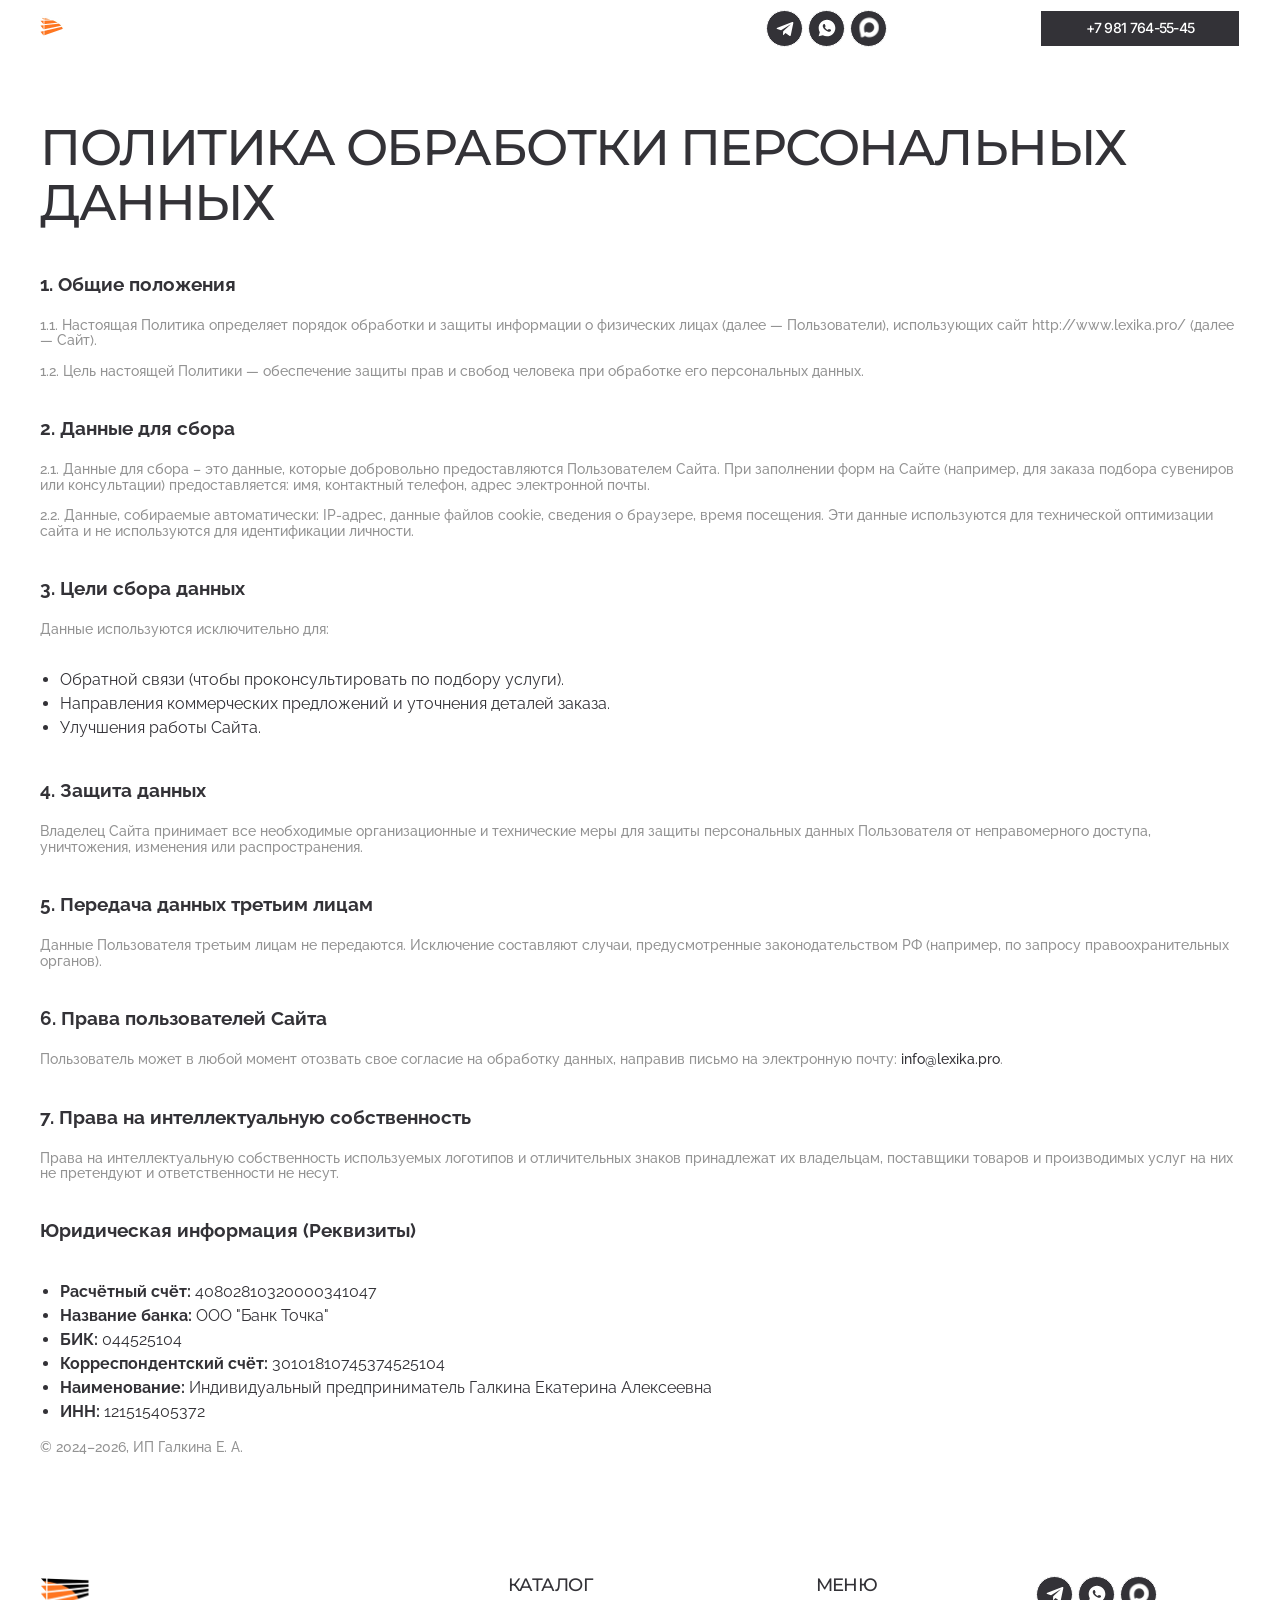
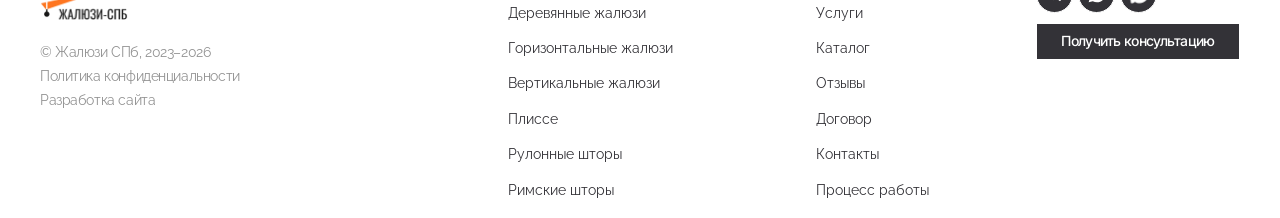
<file: page.html>
<!--header.html-->
<!doctype html>
<html lang="en">
<head>
  <meta charset="UTF-8">
  <meta name="viewport"
        content="width=device-width, user-scalable=no, initial-scale=1.0, maximum-scale=1.0, minimum-scale=1.0">
  <meta http-equiv="X-UA-Compatible" content="ie=edge">
  <meta name="format-detection" content="telephone=no">
  <link rel="preconnect" href="https://fonts.googleapis.com">
  <link rel="preconnect" href="https://fonts.gstatic.com" crossorigin>
  <link href="https://fonts.googleapis.com/css2?family=Inter:ital,opsz,wght@0,14..32,100..900;1,14..32,100..900&family=Montserrat:ital,wght@0,100..900;1,100..900&family=Raleway:ital,wght@0,100..900;1,100..900&display=swap" rel="stylesheet">
  <link rel="icon" type="image/png" href="./img/icons/favicon.png" sizes="32x32">
  <link rel="apple-touch-icon" href="./img/icons/favicon.png">
  <link rel="mask-icon" href="./img/icons/favicon.png" color="#000000">
  <link
          rel="stylesheet"
          href="https://cdn.jsdelivr.net/npm/swiper@11/swiper-bundle.min.css"
  />
  <title></title>
<script defer src="js/bundle.js"></script><script defer src="js/libs.js"></script><script defer src="js/style.js"></script><link href="css/style.min.css" rel="stylesheet"></head>
<body>

<header class="header">
  <div class="container">
    <div class="header-wrapper">
      <a href="#" class="logo">
        <img src="./img/logo.webp" alt="">
      </a>
      <nav class="header-nav">
        <button type="button" class="close-menu-button"></button>
        <ul class="main-menu">
          <li class="menu-item-arrow">
            <a href="#">Жалюзи</a>
          </li>
          <li class="menu-item-arrow">
            <a href="#">Шторы</a>
          </li>
          <li>
            <a href="#">Материалы</a>
          </li>
          <li>
            <a href="#">Наши работы</a>
          </li>
          <li class="menu-item-arrow">
            <a href="#">О нас</a>
          </li>
          <li class="menu-item-arrow">
            <a href="#">Услуги</a>
          </li>
        </ul>
        <div class="header-meta mobile-header-meta">
          <div class="mobile-meta-wrapper">
            <ul class="socials-wrapper">
              <li class="social-link social-link-telegram">
                <a href="#"></a>
              </li>
              <li class="social-link social-link-whatsapp">
                <a href="#"></a>
              </li>
              <li class="social-link social-link-max">
                <a href="#"></a>
              </li>
            </ul>
            <a class="btn btn-dark" href="#">+7 981 764-55-45</a>
          </div>
          <div class="header-address">
            г. Санкт-Петербург, ул.Ильюшина д.14
          </div>
        </div>
        <div class="header-meta header-meta-pc">
          <ul class="socials-wrapper">
            <li class="social-link social-link-telegram">
              <a href="#"></a>
            </li>
            <li class="social-link social-link-whatsapp">
              <a href="#"></a>
            </li>
            <li class="social-link social-link-max">
              <a href="#"></a>
            </li>
          </ul>
          <div class="header-address">
            г. Санкт-Петербург, ул.Ильюшина д.14
          </div>
          <a class="btn btn-dark" href="#">+7 981 764-55-45</a>
        </div>
      </nav>
      <div class="header-meta tablet-header-meta">
        <a class="btn btn-dark" href="#">+7 981 764-55-45</a>
        <ul class="socials-wrapper">
          <li class="social-link social-link-telegram">
            <a href="#"></a>
          </li>
          <li class="social-link social-link-whatsapp">
            <a href="#"></a>
          </li>
          <li class="social-link social-link-max">
            <a href="#"></a>
          </li>
        </ul>
        <div class="header-address">
          г. Санкт-Петербург, ул.Ильюшина д.14
        </div>
      </div>
      <button type="button" class="mobile-menu-button">
        <span class="line"></span>
        <span class="line"></span>
        <span class="line"></span>
      </button>
    </div>
  </div>
</header>

<main>




<section class="content-section-default">
  <div class="container">
    <h2>Политика обработки персональных данных</h2>

    <h3>1. Общие положения</h3>
    <p>1.1. Настоящая Политика определяет порядок обработки и защиты информации о физических лицах (далее — Пользователи), использующих сайт http://www.lexika.pro/ (далее — Сайт).</p>
    <p>1.2. Цель настоящей Политики — обеспечение защиты прав и свобод человека при обработке его персональных данных.</p>

    <h3>2. Данные для сбора</h3>
    <p>2.1. Данные для сбора – это данные, которые добровольно предоставляются Пользователем Сайта. При заполнении форм на Сайте (например, для заказа подбора сувениров или консультации) предоставляется: имя, контактный телефон, адрес электронной почты.</p>
    <p>2.2. Данные, собираемые автоматически: IP-адрес, данные файлов cookie, сведения о браузере, время посещения. Эти данные используются для технической оптимизации сайта и не используются для идентификации личности.</p>

    <h3>3. Цели сбора данных</h3>
    <p>Данные используются исключительно для:</p>
    <ul>
      <li>Обратной связи (чтобы проконсультировать по подбору услуги).</li>
      <li>Направления коммерческих предложений и уточнения деталей заказа.</li>
      <li>Улучшения работы Сайта.</li>
    </ul>

    <h3>4. Защита данных</h3>
    <p>Владелец Сайта принимает все необходимые организационные и технические меры для защиты персональных данных Пользователя от неправомерного доступа, уничтожения, изменения или распространения.</p>

    <h3>5. Передача данных третьим лицам</h3>
    <p>Данные Пользователя третьим лицам не передаются. Исключение составляют случаи, предусмотренные законодательством РФ (например, по запросу правоохранительных органов).</p>

    <h3>6. Права пользователей Сайта</h3>
    <p>Пользователь может в любой момент отозвать свое согласие на обработку данных, направив письмо на электронную почту: <a href="mailto:info@lexika.pro">info@lexika.pro</a>.</p>

    <h3>7. Права на интеллектуальную собственность</h3>
    <p>Права на интеллектуальную собственность используемых логотипов и отличительных знаков принадлежат их владельцам, поставщики товаров и производимых услуг на них не претендуют и ответственности не несут.</p>

    <h3>Юридическая информация (Реквизиты)</h3>
    <ul class="bank-details">
      <li><strong>Расчётный счёт:</strong> 40802810320000341047</li>
      <li><strong>Название банка:</strong> ООО "Банк Точка"</li>
      <li><strong>БИК:</strong> 044525104</li>
      <li><strong>Корреспондентский счёт:</strong> 30101810745374525104</li>
      <li><strong>Наименование:</strong> Индивидуальный предприниматель Галкина Екатерина Алексеевна</li>
      <li><strong>ИНН:</strong> 121515405372</li>
    </ul>

    <p>© 2024–2026, ИП Галкина Е. А.</p>
  </div>
</section>

<!--footer.html-->
</main>

<footer class="footer">
    <div class="container">
      <div class="footer-row">
        <div class="footer-column">
          <a href="#" class="logo">
            <img src="./img/footer-logo.webp" alt="">
          </a>
          <div class="mobile-hidden">
            <p class="footer-copy">© Жалюзи СПб, 2023–2026</p>
            <div class="footer-links">
              <a href="#">Политика конфиденциальности</a>
              <a href="#">Разработка сайта</a>
            </div>
          </div>
          <div class="tablet-contacts">
            <ul class="socials-wrapper">
              <li class="social-link social-link-telegram">
                <a href="#"></a>
              </li>
              <li class="social-link social-link-whatsapp">
                <a href="#"></a>
              </li>
              <li class="social-link social-link-max">
                <a href="#"></a>
              </li>
            </ul>
            <a href="#" class="btn btn-dark btn-dark-border">Получить консультацию</a>
          </div>
        </div>
        <div class="footer-column">
          <nav class="footer-nav">
            <div class="menu-wrapper">
              <div class="title">Каталог</div>
              <ul class="footer-menu">
                <li>
                  <a href="#">Деревянные жалюзи</a>
                </li>
                <li>
                  <a href="#">Горизонтальные жалюзи</a>
                </li>
                <li>
                  <a href="#">Вертикальные жалюзи</a>
                </li>
                <li>
                  <a href="#">Плиссе</a>
                </li>
                <li>
                  <a href="#">Рулонные шторы</a>
                </li>
                <li>
                  <a href="#">Римские шторы</a>
                </li>
              </ul>
            </div>
            <div class="menu-wrapper">
              <div class="title">меню</div>
              <ul class="footer-menu">
                <li>
                  <a href="#">Услуги</a>
                </li>
                <li>
                  <a href="#">Каталог</a>
                </li>
                <li>
                  <a href="#">Отзывы</a>
                </li>
                <li>
                  <a href="#">Договор</a>
                </li>
                <li>
                  <a href="#">Контакты</a>
                </li>
                <li>
                  <a href="#">Процесс работы</a>
                </li>
              </ul>
            </div>
          </nav>
        </div>
        <div class="footer-column">
          <div class="mobile-meta">
            <p class="footer-copy">© Жалюзи СПб, 2023–2026</p>
            <div class="footer-links">
              <a href="#">Политика конфиденциальности</a>
              <a href="#">Разработка сайта</a>
            </div>
          </div>
          <div class="pc-meta">
            <ul class="socials-wrapper">
              <li class="social-link social-link-telegram">
                <a href="#"></a>
              </li>
              <li class="social-link social-link-whatsapp">
                <a href="#"></a>
              </li>
              <li class="social-link social-link-max">
                <a href="#"></a>
              </li>
            </ul>
            <a href="#" class="btn btn-dark btn-dark-border">Получить консультацию</a>
          </div>
        </div>
      </div>
    </div>
</footer>

<div class="modal-dialog modal-thanks" style="display: none;">
  <div class="modal-content">
    <div class="modal-body">
      <button type="button" class="modal-close" data-dismiss="modal" aria-label="Close"></button>
    </div>
  </div>
</div>

<script src="https://cdn.jsdelivr.net/npm/swiper@11/swiper-bundle.min.js"></script>
</body>
</html>
</file>
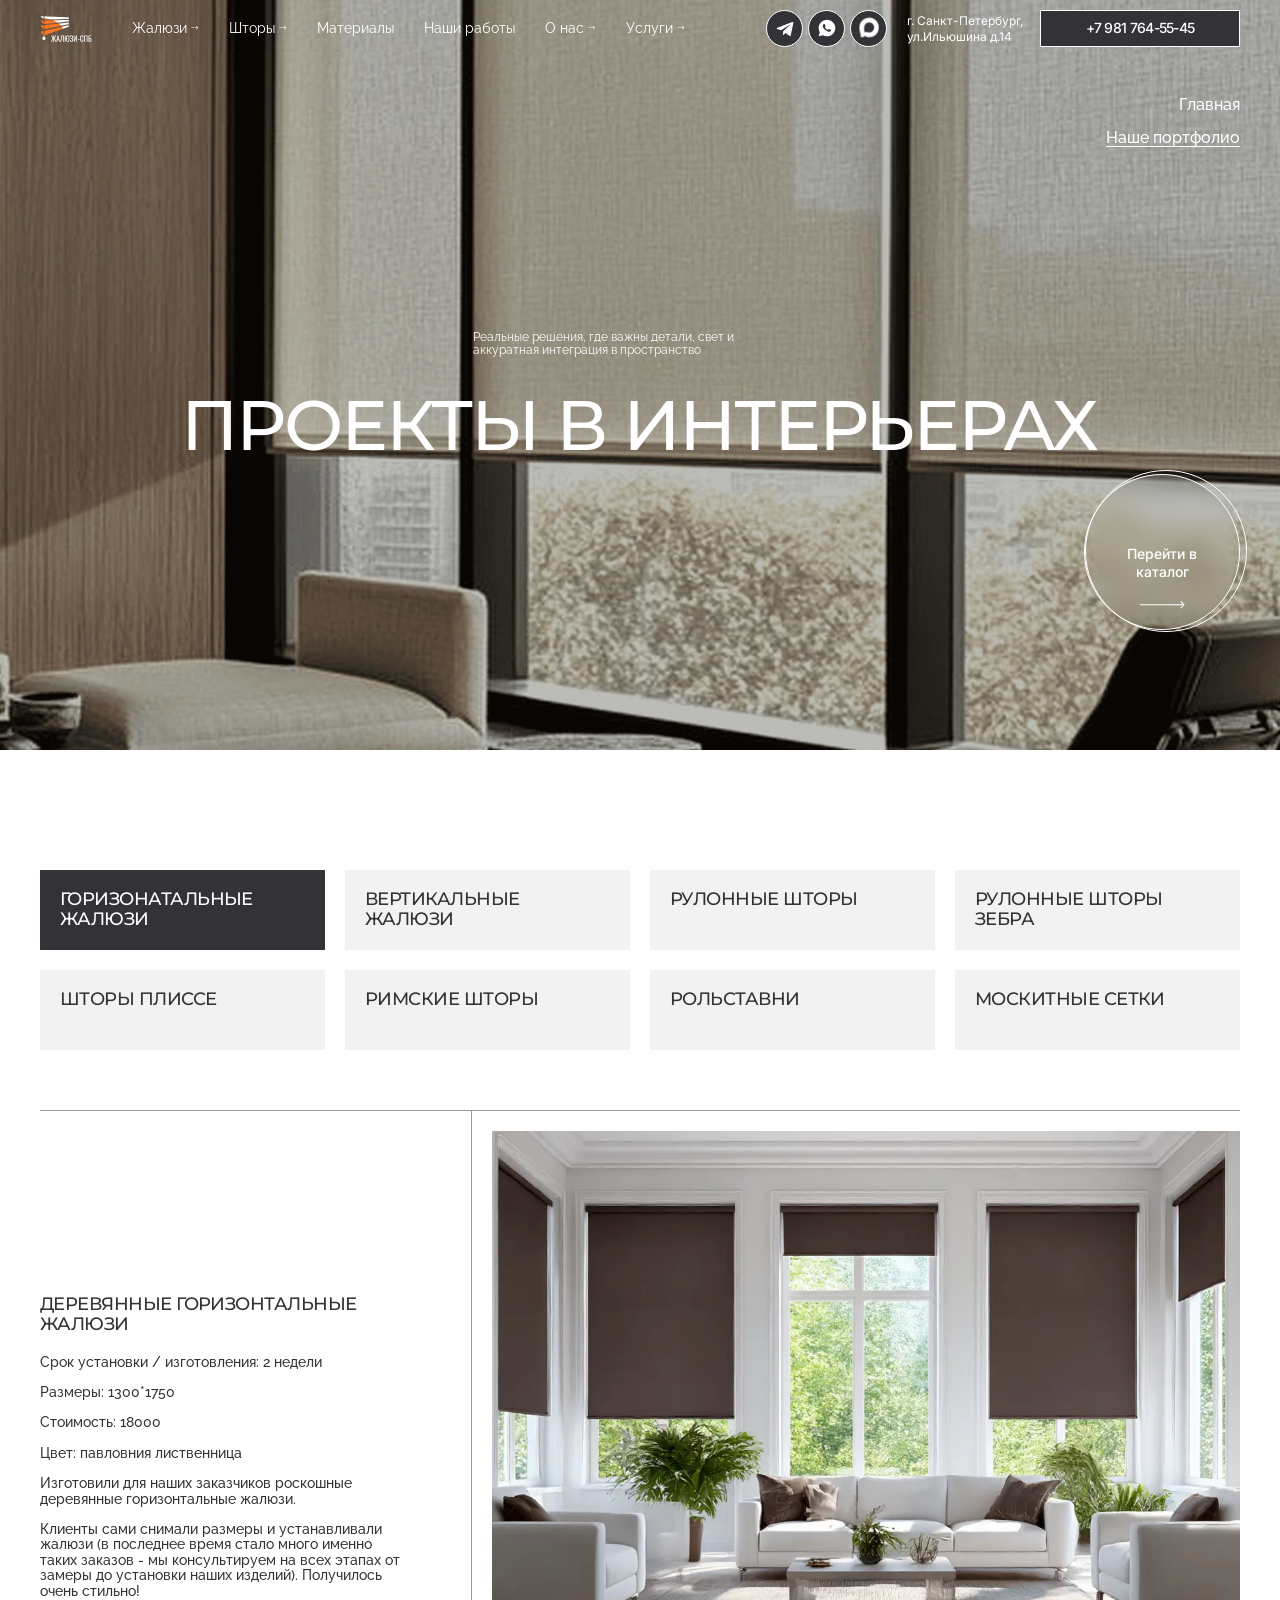
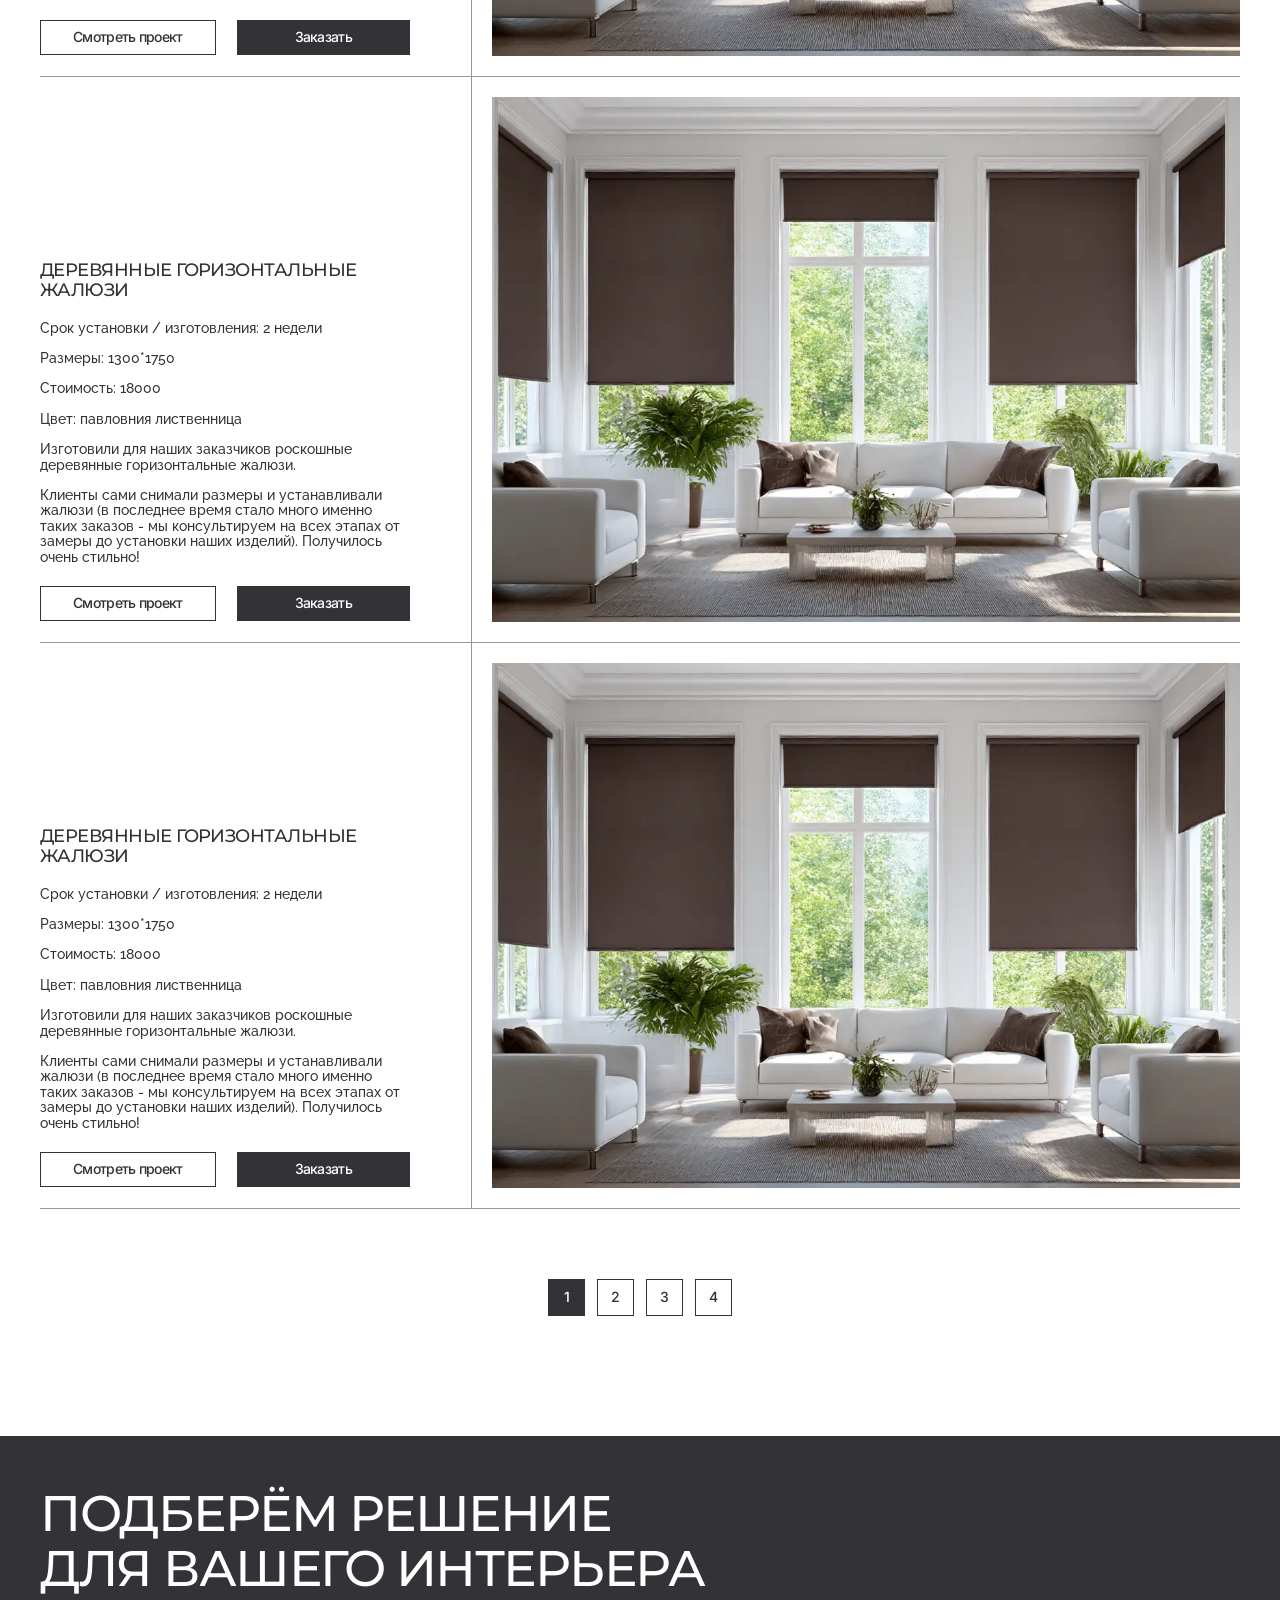
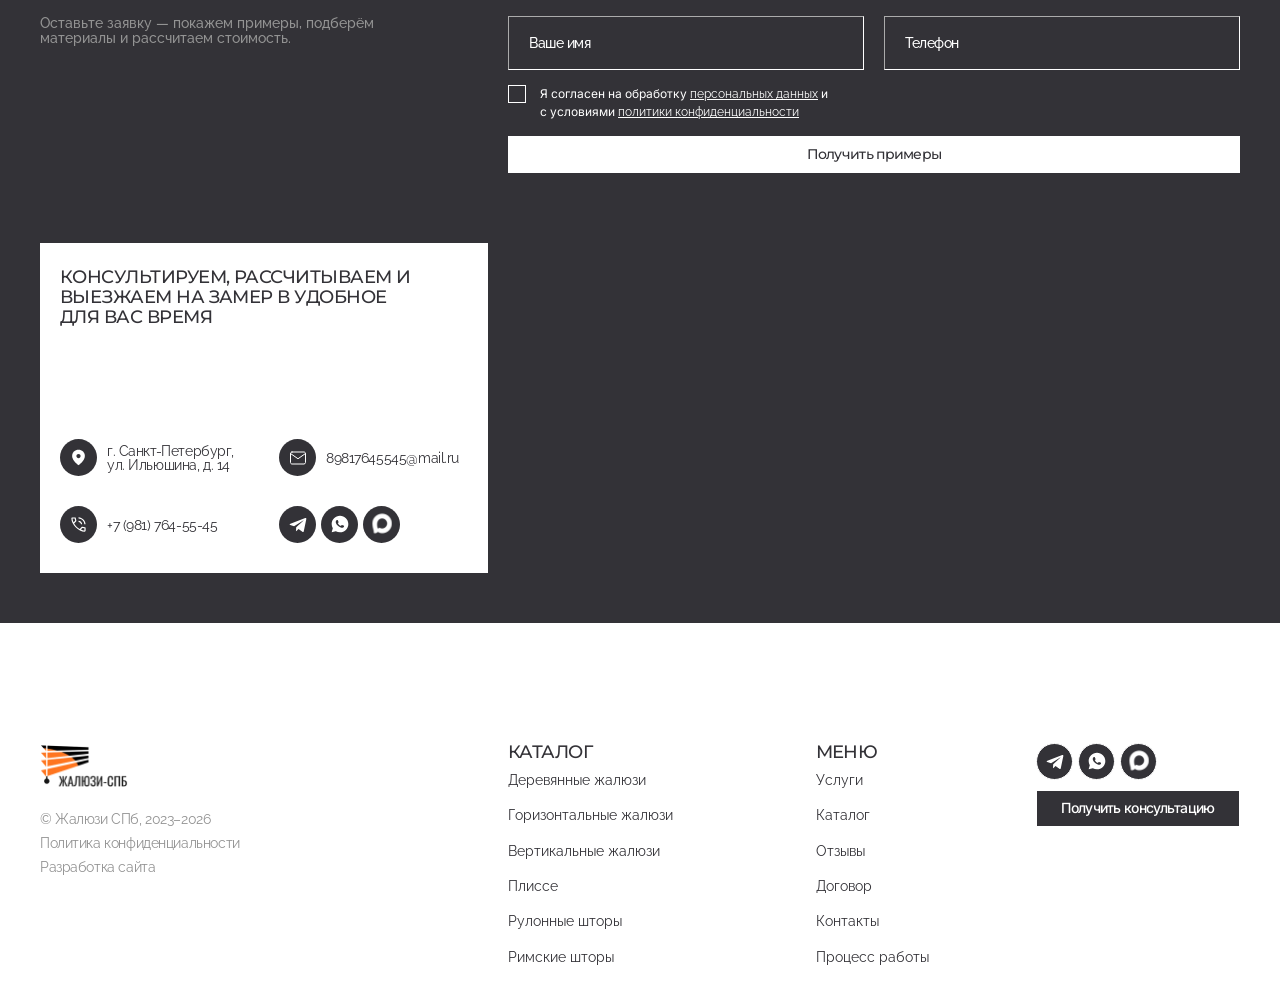
<file: projects-page.html>
<!--header.html-->
<!doctype html>
<html lang="en">
<head>
  <meta charset="UTF-8">
  <meta name="viewport"
        content="width=device-width, user-scalable=no, initial-scale=1.0, maximum-scale=1.0, minimum-scale=1.0">
  <meta http-equiv="X-UA-Compatible" content="ie=edge">
  <meta name="format-detection" content="telephone=no">
  <link rel="preconnect" href="https://fonts.googleapis.com">
  <link rel="preconnect" href="https://fonts.gstatic.com" crossorigin>
  <link href="https://fonts.googleapis.com/css2?family=Inter:ital,opsz,wght@0,14..32,100..900;1,14..32,100..900&family=Montserrat:ital,wght@0,100..900;1,100..900&family=Raleway:ital,wght@0,100..900;1,100..900&display=swap" rel="stylesheet">
  <link rel="icon" type="image/png" href="./img/icons/favicon.png" sizes="32x32">
  <link rel="apple-touch-icon" href="./img/icons/favicon.png">
  <link rel="mask-icon" href="./img/icons/favicon.png" color="#000000">
  <link
          rel="stylesheet"
          href="https://cdn.jsdelivr.net/npm/swiper@11/swiper-bundle.min.css"
  />
  <title></title>
<script defer src="js/bundle.js"></script><script defer src="js/libs.js"></script><script defer src="js/style.js"></script><link href="css/style.min.css" rel="stylesheet"></head>
<body>

<header class="header">
  <div class="container">
    <div class="header-wrapper">
      <a href="#" class="logo">
        <img src="./img/logo.webp" alt="">
      </a>
      <nav class="header-nav">
        <button type="button" class="close-menu-button"></button>
        <ul class="main-menu">
          <li class="menu-item-arrow">
            <a href="#">Жалюзи</a>
          </li>
          <li class="menu-item-arrow">
            <a href="#">Шторы</a>
          </li>
          <li>
            <a href="#">Материалы</a>
          </li>
          <li>
            <a href="#">Наши работы</a>
          </li>
          <li class="menu-item-arrow">
            <a href="#">О нас</a>
          </li>
          <li class="menu-item-arrow">
            <a href="#">Услуги</a>
          </li>
        </ul>
        <div class="header-meta mobile-header-meta">
          <div class="mobile-meta-wrapper">
            <ul class="socials-wrapper">
              <li class="social-link social-link-telegram">
                <a href="#"></a>
              </li>
              <li class="social-link social-link-whatsapp">
                <a href="#"></a>
              </li>
              <li class="social-link social-link-max">
                <a href="#"></a>
              </li>
            </ul>
            <a class="btn btn-dark" href="#">+7 981 764-55-45</a>
          </div>
          <div class="header-address">
            г. Санкт-Петербург, ул.Ильюшина д.14
          </div>
        </div>
        <div class="header-meta header-meta-pc">
          <ul class="socials-wrapper">
            <li class="social-link social-link-telegram">
              <a href="#"></a>
            </li>
            <li class="social-link social-link-whatsapp">
              <a href="#"></a>
            </li>
            <li class="social-link social-link-max">
              <a href="#"></a>
            </li>
          </ul>
          <div class="header-address">
            г. Санкт-Петербург, ул.Ильюшина д.14
          </div>
          <a class="btn btn-dark" href="#">+7 981 764-55-45</a>
        </div>
      </nav>
      <div class="header-meta tablet-header-meta">
        <a class="btn btn-dark" href="#">+7 981 764-55-45</a>
        <ul class="socials-wrapper">
          <li class="social-link social-link-telegram">
            <a href="#"></a>
          </li>
          <li class="social-link social-link-whatsapp">
            <a href="#"></a>
          </li>
          <li class="social-link social-link-max">
            <a href="#"></a>
          </li>
        </ul>
        <div class="header-address">
          г. Санкт-Петербург, ул.Ильюшина д.14
        </div>
      </div>
      <button type="button" class="mobile-menu-button">
        <span class="line"></span>
        <span class="line"></span>
        <span class="line"></span>
      </button>
    </div>
  </div>
</header>

<main>




<section class="default-banner secondary-banner projects-banner">
  <div class="banner-back">
    <img class="back-pc" src="./img/portfolio-banner-back.webp" alt="">
    <img class="back-mobile" src="./img/portfolio-banner-back-mobile.webp" alt="">
  </div>
  <div class="container">
    <div class="banner-wrapper">
      <div class="breadcrumbs-wrapper">
        <nav class="yoast-breadcrumbs">
          <span>
            <span>
              <a href="#">Главная</a>
            </span>
            <span class="breadcrumb_last" aria-current="page">Наше портфолио</span>
          </span>
        </nav>
      </div>
      <div class="banner-content">
        <div class="banner-description">
          <p>
            Реальные решения, где важны детали, свет
            и аккуратная интеграция в пространство
          </p>
        </div>
        <div class="banner-title">
          <h1>Проекты <bt class="mobile-br"></bt> в интерьерах</h1>
          <a href="#" class="btn-circle">Перейти
            в каталог</a>
        </div>
      </div>
    </div>
  </div>
</section>

<section class="projects-section-main">
  <div class="container">
    <div class="tabs-block" >
      <div class="tabs-nav">
        <div class="tab-button" data-tab-id="1">
          <span>Горизонатальные жалюзи</span>
        </div>
        <div class="tab-button" data-tab-id="2">
          <span>Вертикальные жалюзи</span>
        </div>
        <div class="tab-button" data-tab-id="3">
          <span>Рулонные шторы</span>
        </div>
        <div class="tab-button" data-tab-id="4">
          <span>Рулонные шторы зебра</span>
        </div>
        <div class="tab-button" data-tab-id="5">
          <span>шторы плиссе</span>
        </div>
        <div class="tab-button" data-tab-id="6">
          <span>римские шторы</span>
        </div>
        <div class="tab-button" data-tab-id="7">
          <span>Рольставни</span>
        </div>
        <div class="tab-button" data-tab-id="8">
          <span>Москитные сетки</span>
        </div>
      </div>
      <div class="tab-panels">
        <div class="tab-panel" data-tab-id="1">
          <div class="project-item">
            <div class="project-content">
              <div class="card-title project-title">Деревянные горизонтальные жалюзи</div>
              <div class="project-description">
                <p>
                  Срок установки / изготовления: 2 недели
                </p>
                <p>Размеры: 1300*1750</p>
                <p>Стоимость: 18000</p>
                <p>Цвет: павловния лиственница</p>
                <p>
                  Изготовили для наших заказчиков роскошные деревянные горизонтальные жалюзи.
                </p>
                <p>
                  Клиенты сами снимали размеры и устанавливали жалюзи
                  (в последнее время стало много именно таких заказов -
                  мы консультируем на всех этапах от замеры до установки наших изделий). Получилось очень стильно!
                </p>
              </div>
              <div class="project-buttons">
                <a href="#" class="btn btn-bordered">Смотреть проект</a>
                <a href="#" class="btn btn-dark btn-dark-border">Заказать</a>
              </div>
            </div>
            <div class="project-image">
              <img src="./img/project-slide.webp" alt="">
            </div>
          </div>
          <div class="project-item">
            <div class="project-content">
              <div class="card-title project-title">Деревянные горизонтальные жалюзи</div>
              <div class="project-description">
                <p>
                  Срок установки / изготовления: 2 недели
                </p>
                <p>Размеры: 1300*1750</p>
                <p>Стоимость: 18000</p>
                <p>Цвет: павловния лиственница</p>
                <p>
                  Изготовили для наших заказчиков роскошные деревянные горизонтальные жалюзи.
                </p>
                <p>
                  Клиенты сами снимали размеры и устанавливали жалюзи
                  (в последнее время стало много именно таких заказов -
                  мы консультируем на всех этапах от замеры до установки наших изделий). Получилось очень стильно!
                </p>
              </div>
              <div class="project-buttons">
                <a href="#" class="btn btn-bordered">Смотреть проект</a>
                <a href="#" class="btn btn-dark btn-dark-border">Заказать</a>
              </div>
            </div>
            <div class="project-image">
              <img src="./img/project-slide.webp" alt="">
            </div>
          </div>
          <div class="project-item">
            <div class="project-content">
              <div class="card-title project-title">Деревянные горизонтальные жалюзи</div>
              <div class="project-description">
                <p>
                  Срок установки / изготовления: 2 недели
                </p>
                <p>Размеры: 1300*1750</p>
                <p>Стоимость: 18000</p>
                <p>Цвет: павловния лиственница</p>
                <p>
                  Изготовили для наших заказчиков роскошные деревянные горизонтальные жалюзи.
                </p>
                <p>
                  Клиенты сами снимали размеры и устанавливали жалюзи
                  (в последнее время стало много именно таких заказов -
                  мы консультируем на всех этапах от замеры до установки наших изделий). Получилось очень стильно!
                </p>
              </div>
              <div class="project-buttons">
                <a href="#" class="btn btn-bordered">Смотреть проект</a>
                <a href="#" class="btn btn-dark btn-dark-border">Заказать</a>
              </div>
            </div>
            <div class="project-image">
              <img src="./img/project-slide.webp" alt="">
            </div>
          </div>
          <ul class="pagination-wrapper">
            <li class="current">
              <span>1</span>
            </li>
            <li>
              <a href="#">2</a>
            </li>
            <li>
              <a href="#">3</a>
            </li>
            <li>
              <a href="#">4</a>
            </li>
          </ul>
        </div>
        <div class="tab-panel" data-tab-id="2">
          <div class="project-item">
            <div class="project-content">
              <div class="card-title project-title">Вертикальные жалюзи</div>
              <div class="project-description">
                <p>
                  Срок установки / изготовления: 2 недели
                </p>
                <p>Размеры: 1300*1750</p>
                <p>Стоимость: 18000</p>
                <p>Цвет: павловния лиственница</p>
                <p>
                  Изготовили для наших заказчиков роскошные деревянные горизонтальные жалюзи.
                </p>
                <p>
                  Клиенты сами снимали размеры и устанавливали жалюзи
                  (в последнее время стало много именно таких заказов -
                  мы консультируем на всех этапах от замеры до установки наших изделий). Получилось очень стильно!
                </p>
              </div>
              <div class="project-buttons">
                <a href="#" class="btn btn-bordered">Смотреть проект</a>
                <a href="#" class="btn btn-dark btn-dark-border">Заказать</a>
              </div>
            </div>
            <div class="project-image">
              <img src="./img/project-slide.webp" alt="">
            </div>
          </div>
          <div class="project-item">
            <div class="project-content">
              <div class="card-title project-title">Вертикальные жалюзи</div>
              <div class="project-description">
                <p>
                  Срок установки / изготовления: 2 недели
                </p>
                <p>Размеры: 1300*1750</p>
                <p>Стоимость: 18000</p>
                <p>Цвет: павловния лиственница</p>
                <p>
                  Изготовили для наших заказчиков роскошные деревянные горизонтальные жалюзи.
                </p>
                <p>
                  Клиенты сами снимали размеры и устанавливали жалюзи
                  (в последнее время стало много именно таких заказов -
                  мы консультируем на всех этапах от замеры до установки наших изделий). Получилось очень стильно!
                </p>
              </div>
              <div class="project-buttons">
                <a href="#" class="btn btn-bordered">Смотреть проект</a>
                <a href="#" class="btn btn-dark btn-dark-border">Заказать</a>
              </div>
            </div>
            <div class="project-image">
              <img src="./img/project-slide.webp" alt="">
            </div>
          </div>
          <div class="project-item">
            <div class="project-content">
              <div class="card-title project-title">Вертикальные жалюзи</div>
              <div class="project-description">
                <p>
                  Срок установки / изготовления: 2 недели
                </p>
                <p>Размеры: 1300*1750</p>
                <p>Стоимость: 18000</p>
                <p>Цвет: павловния лиственница</p>
                <p>
                  Изготовили для наших заказчиков роскошные деревянные горизонтальные жалюзи.
                </p>
                <p>
                  Клиенты сами снимали размеры и устанавливали жалюзи
                  (в последнее время стало много именно таких заказов -
                  мы консультируем на всех этапах от замеры до установки наших изделий). Получилось очень стильно!
                </p>
              </div>
              <div class="project-buttons">
                <a href="#" class="btn btn-bordered">Смотреть проект</a>
                <a href="#" class="btn btn-dark btn-dark-border">Заказать</a>
              </div>
            </div>
            <div class="project-image">
              <img src="./img/project-slide.webp" alt="">
            </div>
          </div>
          <ul class="pagination-wrapper">
            <li class="current">
              <span>1</span>
            </li>
            <li>
              <a href="#">2</a>
            </li>
            <li>
              <a href="#">3</a>
            </li>
            <li>
              <a href="#">4</a>
            </li>
          </ul>
        </div>
        <div class="tab-panel" data-tab-id="3">
          <div class="project-item">
            <div class="project-content">
              <div class="card-title project-title">Деревянные горизонтальные жалюзи</div>
              <div class="project-description">
                <p>
                  Срок установки / изготовления: 2 недели
                </p>
                <p>Размеры: 1300*1750</p>
                <p>Стоимость: 18000</p>
                <p>Цвет: павловния лиственница</p>
                <p>
                  Изготовили для наших заказчиков роскошные деревянные горизонтальные жалюзи.
                </p>
                <p>
                  Клиенты сами снимали размеры и устанавливали жалюзи
                  (в последнее время стало много именно таких заказов -
                  мы консультируем на всех этапах от замеры до установки наших изделий). Получилось очень стильно!
                </p>
              </div>
              <div class="project-buttons">
                <a href="#" class="btn btn-bordered">Смотреть проект</a>
                <a href="#" class="btn btn-dark btn-dark-border">Заказать</a>
              </div>
            </div>
            <div class="project-image">
              <img src="./img/project-slide.webp" alt="">
            </div>
          </div>
          <div class="project-item">
            <div class="project-content">
              <div class="card-title project-title">Деревянные горизонтальные жалюзи</div>
              <div class="project-description">
                <p>
                  Срок установки / изготовления: 2 недели
                </p>
                <p>Размеры: 1300*1750</p>
                <p>Стоимость: 18000</p>
                <p>Цвет: павловния лиственница</p>
                <p>
                  Изготовили для наших заказчиков роскошные деревянные горизонтальные жалюзи.
                </p>
                <p>
                  Клиенты сами снимали размеры и устанавливали жалюзи
                  (в последнее время стало много именно таких заказов -
                  мы консультируем на всех этапах от замеры до установки наших изделий). Получилось очень стильно!
                </p>
              </div>
              <div class="project-buttons">
                <a href="#" class="btn btn-bordered">Смотреть проект</a>
                <a href="#" class="btn btn-dark btn-dark-border">Заказать</a>
              </div>
            </div>
            <div class="project-image">
              <img src="./img/project-slide.webp" alt="">
            </div>
          </div>
          <div class="project-item">
            <div class="project-content">
              <div class="card-title project-title">Деревянные горизонтальные жалюзи</div>
              <div class="project-description">
                <p>
                  Срок установки / изготовления: 2 недели
                </p>
                <p>Размеры: 1300*1750</p>
                <p>Стоимость: 18000</p>
                <p>Цвет: павловния лиственница</p>
                <p>
                  Изготовили для наших заказчиков роскошные деревянные горизонтальные жалюзи.
                </p>
                <p>
                  Клиенты сами снимали размеры и устанавливали жалюзи
                  (в последнее время стало много именно таких заказов -
                  мы консультируем на всех этапах от замеры до установки наших изделий). Получилось очень стильно!
                </p>
              </div>
              <div class="project-buttons">
                <a href="#" class="btn btn-bordered">Смотреть проект</a>
                <a href="#" class="btn btn-dark btn-dark-border">Заказать</a>
              </div>
            </div>
            <div class="project-image">
              <img src="./img/project-slide.webp" alt="">
            </div>
          </div>
          <ul class="pagination-wrapper">
            <li class="current">
              <span>1</span>
            </li>
            <li>
              <a href="#">2</a>
            </li>
            <li>
              <a href="#">3</a>
            </li>
            <li>
              <a href="#">4</a>
            </li>
          </ul>
        </div>
        <div class="tab-panel" data-tab-id="4">
          <div class="project-item">
            <div class="project-content">
              <div class="card-title project-title">Деревянные горизонтальные жалюзи</div>
              <div class="project-description">
                <p>
                  Срок установки / изготовления: 2 недели
                </p>
                <p>Размеры: 1300*1750</p>
                <p>Стоимость: 18000</p>
                <p>Цвет: павловния лиственница</p>
                <p>
                  Изготовили для наших заказчиков роскошные деревянные горизонтальные жалюзи.
                </p>
                <p>
                  Клиенты сами снимали размеры и устанавливали жалюзи
                  (в последнее время стало много именно таких заказов -
                  мы консультируем на всех этапах от замеры до установки наших изделий). Получилось очень стильно!
                </p>
              </div>
              <div class="project-buttons">
                <a href="#" class="btn btn-bordered">Смотреть проект</a>
                <a href="#" class="btn btn-dark btn-dark-border">Заказать</a>
              </div>
            </div>
            <div class="project-image">
              <img src="./img/project-slide.webp" alt="">
            </div>
          </div>
          <div class="project-item">
            <div class="project-content">
              <div class="card-title project-title">Деревянные горизонтальные жалюзи</div>
              <div class="project-description">
                <p>
                  Срок установки / изготовления: 2 недели
                </p>
                <p>Размеры: 1300*1750</p>
                <p>Стоимость: 18000</p>
                <p>Цвет: павловния лиственница</p>
                <p>
                  Изготовили для наших заказчиков роскошные деревянные горизонтальные жалюзи.
                </p>
                <p>
                  Клиенты сами снимали размеры и устанавливали жалюзи
                  (в последнее время стало много именно таких заказов -
                  мы консультируем на всех этапах от замеры до установки наших изделий). Получилось очень стильно!
                </p>
              </div>
              <div class="project-buttons">
                <a href="#" class="btn btn-bordered">Смотреть проект</a>
                <a href="#" class="btn btn-dark btn-dark-border">Заказать</a>
              </div>
            </div>
            <div class="project-image">
              <img src="./img/project-slide.webp" alt="">
            </div>
          </div>
          <div class="project-item">
            <div class="project-content">
              <div class="card-title project-title">Деревянные горизонтальные жалюзи</div>
              <div class="project-description">
                <p>
                  Срок установки / изготовления: 2 недели
                </p>
                <p>Размеры: 1300*1750</p>
                <p>Стоимость: 18000</p>
                <p>Цвет: павловния лиственница</p>
                <p>
                  Изготовили для наших заказчиков роскошные деревянные горизонтальные жалюзи.
                </p>
                <p>
                  Клиенты сами снимали размеры и устанавливали жалюзи
                  (в последнее время стало много именно таких заказов -
                  мы консультируем на всех этапах от замеры до установки наших изделий). Получилось очень стильно!
                </p>
              </div>
              <div class="project-buttons">
                <a href="#" class="btn btn-bordered">Смотреть проект</a>
                <a href="#" class="btn btn-dark btn-dark-border">Заказать</a>
              </div>
            </div>
            <div class="project-image">
              <img src="./img/project-slide.webp" alt="">
            </div>
          </div>
          <ul class="pagination-wrapper">
            <li class="current">
              <span>1</span>
            </li>
            <li>
              <a href="#">2</a>
            </li>
            <li>
              <a href="#">3</a>
            </li>
            <li>
              <a href="#">4</a>
            </li>
          </ul>
        </div>
        <div class="tab-panel" data-tab-id="5">
          <div class="project-item">
            <div class="project-content">
              <div class="card-title project-title">Деревянные горизонтальные жалюзи</div>
              <div class="project-description">
                <p>
                  Срок установки / изготовления: 2 недели
                </p>
                <p>Размеры: 1300*1750</p>
                <p>Стоимость: 18000</p>
                <p>Цвет: павловния лиственница</p>
                <p>
                  Изготовили для наших заказчиков роскошные деревянные горизонтальные жалюзи.
                </p>
                <p>
                  Клиенты сами снимали размеры и устанавливали жалюзи
                  (в последнее время стало много именно таких заказов -
                  мы консультируем на всех этапах от замеры до установки наших изделий). Получилось очень стильно!
                </p>
              </div>
              <div class="project-buttons">
                <a href="#" class="btn btn-bordered">Смотреть проект</a>
                <a href="#" class="btn btn-dark btn-dark-border">Заказать</a>
              </div>
            </div>
            <div class="project-image">
              <img src="./img/project-slide.webp" alt="">
            </div>
          </div>
          <div class="project-item">
            <div class="project-content">
              <div class="card-title project-title">Деревянные горизонтальные жалюзи</div>
              <div class="project-description">
                <p>
                  Срок установки / изготовления: 2 недели
                </p>
                <p>Размеры: 1300*1750</p>
                <p>Стоимость: 18000</p>
                <p>Цвет: павловния лиственница</p>
                <p>
                  Изготовили для наших заказчиков роскошные деревянные горизонтальные жалюзи.
                </p>
                <p>
                  Клиенты сами снимали размеры и устанавливали жалюзи
                  (в последнее время стало много именно таких заказов -
                  мы консультируем на всех этапах от замеры до установки наших изделий). Получилось очень стильно!
                </p>
              </div>
              <div class="project-buttons">
                <a href="#" class="btn btn-bordered">Смотреть проект</a>
                <a href="#" class="btn btn-dark btn-dark-border">Заказать</a>
              </div>
            </div>
            <div class="project-image">
              <img src="./img/project-slide.webp" alt="">
            </div>
          </div>
          <div class="project-item">
            <div class="project-content">
              <div class="card-title project-title">Деревянные горизонтальные жалюзи</div>
              <div class="project-description">
                <p>
                  Срок установки / изготовления: 2 недели
                </p>
                <p>Размеры: 1300*1750</p>
                <p>Стоимость: 18000</p>
                <p>Цвет: павловния лиственница</p>
                <p>
                  Изготовили для наших заказчиков роскошные деревянные горизонтальные жалюзи.
                </p>
                <p>
                  Клиенты сами снимали размеры и устанавливали жалюзи
                  (в последнее время стало много именно таких заказов -
                  мы консультируем на всех этапах от замеры до установки наших изделий). Получилось очень стильно!
                </p>
              </div>
              <div class="project-buttons">
                <a href="#" class="btn btn-bordered">Смотреть проект</a>
                <a href="#" class="btn btn-dark btn-dark-border">Заказать</a>
              </div>
            </div>
            <div class="project-image">
              <img src="./img/project-slide.webp" alt="">
            </div>
          </div>
          <ul class="pagination-wrapper">
            <li class="current">
              <span>1</span>
            </li>
            <li>
              <a href="#">2</a>
            </li>
            <li>
              <a href="#">3</a>
            </li>
            <li>
              <a href="#">4</a>
            </li>
          </ul>
        </div>
        <div class="tab-panel" data-tab-id="6">
          <div class="project-item">
            <div class="project-content">
              <div class="card-title project-title">Деревянные горизонтальные жалюзи</div>
              <div class="project-description">
                <p>
                  Срок установки / изготовления: 2 недели
                </p>
                <p>Размеры: 1300*1750</p>
                <p>Стоимость: 18000</p>
                <p>Цвет: павловния лиственница</p>
                <p>
                  Изготовили для наших заказчиков роскошные деревянные горизонтальные жалюзи.
                </p>
                <p>
                  Клиенты сами снимали размеры и устанавливали жалюзи
                  (в последнее время стало много именно таких заказов -
                  мы консультируем на всех этапах от замеры до установки наших изделий). Получилось очень стильно!
                </p>
              </div>
              <div class="project-buttons">
                <a href="#" class="btn btn-bordered">Смотреть проект</a>
                <a href="#" class="btn btn-dark btn-dark-border">Заказать</a>
              </div>
            </div>
            <div class="project-image">
              <img src="./img/project-slide.webp" alt="">
            </div>
          </div>
          <div class="project-item">
            <div class="project-content">
              <div class="card-title project-title">Деревянные горизонтальные жалюзи</div>
              <div class="project-description">
                <p>
                  Срок установки / изготовления: 2 недели
                </p>
                <p>Размеры: 1300*1750</p>
                <p>Стоимость: 18000</p>
                <p>Цвет: павловния лиственница</p>
                <p>
                  Изготовили для наших заказчиков роскошные деревянные горизонтальные жалюзи.
                </p>
                <p>
                  Клиенты сами снимали размеры и устанавливали жалюзи
                  (в последнее время стало много именно таких заказов -
                  мы консультируем на всех этапах от замеры до установки наших изделий). Получилось очень стильно!
                </p>
              </div>
              <div class="project-buttons">
                <a href="#" class="btn btn-bordered">Смотреть проект</a>
                <a href="#" class="btn btn-dark btn-dark-border">Заказать</a>
              </div>
            </div>
            <div class="project-image">
              <img src="./img/project-slide.webp" alt="">
            </div>
          </div>
          <div class="project-item">
            <div class="project-content">
              <div class="card-title project-title">Деревянные горизонтальные жалюзи</div>
              <div class="project-description">
                <p>
                  Срок установки / изготовления: 2 недели
                </p>
                <p>Размеры: 1300*1750</p>
                <p>Стоимость: 18000</p>
                <p>Цвет: павловния лиственница</p>
                <p>
                  Изготовили для наших заказчиков роскошные деревянные горизонтальные жалюзи.
                </p>
                <p>
                  Клиенты сами снимали размеры и устанавливали жалюзи
                  (в последнее время стало много именно таких заказов -
                  мы консультируем на всех этапах от замеры до установки наших изделий). Получилось очень стильно!
                </p>
              </div>
              <div class="project-buttons">
                <a href="#" class="btn btn-bordered">Смотреть проект</a>
                <a href="#" class="btn btn-dark btn-dark-border">Заказать</a>
              </div>
            </div>
            <div class="project-image">
              <img src="./img/project-slide.webp" alt="">
            </div>
          </div>
          <ul class="pagination-wrapper">
            <li class="current">
              <span>1</span>
            </li>
            <li>
              <a href="#">2</a>
            </li>
            <li>
              <a href="#">3</a>
            </li>
            <li>
              <a href="#">4</a>
            </li>
          </ul>
        </div>
        <div class="tab-panel" data-tab-id="7">
          <div class="project-item">
            <div class="project-content">
              <div class="card-title project-title">Деревянные горизонтальные жалюзи</div>
              <div class="project-description">
                <p>
                  Срок установки / изготовления: 2 недели
                </p>
                <p>Размеры: 1300*1750</p>
                <p>Стоимость: 18000</p>
                <p>Цвет: павловния лиственница</p>
                <p>
                  Изготовили для наших заказчиков роскошные деревянные горизонтальные жалюзи.
                </p>
                <p>
                  Клиенты сами снимали размеры и устанавливали жалюзи
                  (в последнее время стало много именно таких заказов -
                  мы консультируем на всех этапах от замеры до установки наших изделий). Получилось очень стильно!
                </p>
              </div>
              <div class="project-buttons">
                <a href="#" class="btn btn-bordered">Смотреть проект</a>
                <a href="#" class="btn btn-dark btn-dark-border">Заказать</a>
              </div>
            </div>
            <div class="project-image">
              <img src="./img/project-slide.webp" alt="">
            </div>
          </div>
          <div class="project-item">
            <div class="project-content">
              <div class="card-title project-title">Деревянные горизонтальные жалюзи</div>
              <div class="project-description">
                <p>
                  Срок установки / изготовления: 2 недели
                </p>
                <p>Размеры: 1300*1750</p>
                <p>Стоимость: 18000</p>
                <p>Цвет: павловния лиственница</p>
                <p>
                  Изготовили для наших заказчиков роскошные деревянные горизонтальные жалюзи.
                </p>
                <p>
                  Клиенты сами снимали размеры и устанавливали жалюзи
                  (в последнее время стало много именно таких заказов -
                  мы консультируем на всех этапах от замеры до установки наших изделий). Получилось очень стильно!
                </p>
              </div>
              <div class="project-buttons">
                <a href="#" class="btn btn-bordered">Смотреть проект</a>
                <a href="#" class="btn btn-dark btn-dark-border">Заказать</a>
              </div>
            </div>
            <div class="project-image">
              <img src="./img/project-slide.webp" alt="">
            </div>
          </div>
          <div class="project-item">
            <div class="project-content">
              <div class="card-title project-title">Деревянные горизонтальные жалюзи</div>
              <div class="project-description">
                <p>
                  Срок установки / изготовления: 2 недели
                </p>
                <p>Размеры: 1300*1750</p>
                <p>Стоимость: 18000</p>
                <p>Цвет: павловния лиственница</p>
                <p>
                  Изготовили для наших заказчиков роскошные деревянные горизонтальные жалюзи.
                </p>
                <p>
                  Клиенты сами снимали размеры и устанавливали жалюзи
                  (в последнее время стало много именно таких заказов -
                  мы консультируем на всех этапах от замеры до установки наших изделий). Получилось очень стильно!
                </p>
              </div>
              <div class="project-buttons">
                <a href="#" class="btn btn-bordered">Смотреть проект</a>
                <a href="#" class="btn btn-dark btn-dark-border">Заказать</a>
              </div>
            </div>
            <div class="project-image">
              <img src="./img/project-slide.webp" alt="">
            </div>
          </div>
          <ul class="pagination-wrapper">
            <li class="current">
              <span>1</span>
            </li>
            <li>
              <a href="#">2</a>
            </li>
            <li>
              <a href="#">3</a>
            </li>
            <li>
              <a href="#">4</a>
            </li>
          </ul>
        </div>
        <div class="tab-panel" data-tab-id="8">
          <div class="project-item">
            <div class="project-content">
              <div class="card-title project-title">Деревянные горизонтальные жалюзи</div>
              <div class="project-description">
                <p>
                  Срок установки / изготовления: 2 недели
                </p>
                <p>Размеры: 1300*1750</p>
                <p>Стоимость: 18000</p>
                <p>Цвет: павловния лиственница</p>
                <p>
                  Изготовили для наших заказчиков роскошные деревянные горизонтальные жалюзи.
                </p>
                <p>
                  Клиенты сами снимали размеры и устанавливали жалюзи
                  (в последнее время стало много именно таких заказов -
                  мы консультируем на всех этапах от замеры до установки наших изделий). Получилось очень стильно!
                </p>
              </div>
              <div class="project-buttons">
                <a href="#" class="btn btn-bordered">Смотреть проект</a>
                <a href="#" class="btn btn-dark btn-dark-border">Заказать</a>
              </div>
            </div>
            <div class="project-image">
              <img src="./img/project-slide.webp" alt="">
            </div>
          </div>
          <div class="project-item">
            <div class="project-content">
              <div class="card-title project-title">Деревянные горизонтальные жалюзи</div>
              <div class="project-description">
                <p>
                  Срок установки / изготовления: 2 недели
                </p>
                <p>Размеры: 1300*1750</p>
                <p>Стоимость: 18000</p>
                <p>Цвет: павловния лиственница</p>
                <p>
                  Изготовили для наших заказчиков роскошные деревянные горизонтальные жалюзи.
                </p>
                <p>
                  Клиенты сами снимали размеры и устанавливали жалюзи
                  (в последнее время стало много именно таких заказов -
                  мы консультируем на всех этапах от замеры до установки наших изделий). Получилось очень стильно!
                </p>
              </div>
              <div class="project-buttons">
                <a href="#" class="btn btn-bordered">Смотреть проект</a>
                <a href="#" class="btn btn-dark btn-dark-border">Заказать</a>
              </div>
            </div>
            <div class="project-image">
              <img src="./img/project-slide.webp" alt="">
            </div>
          </div>
          <div class="project-item">
            <div class="project-content">
              <div class="card-title project-title">Деревянные горизонтальные жалюзи</div>
              <div class="project-description">
                <p>
                  Срок установки / изготовления: 2 недели
                </p>
                <p>Размеры: 1300*1750</p>
                <p>Стоимость: 18000</p>
                <p>Цвет: павловния лиственница</p>
                <p>
                  Изготовили для наших заказчиков роскошные деревянные горизонтальные жалюзи.
                </p>
                <p>
                  Клиенты сами снимали размеры и устанавливали жалюзи
                  (в последнее время стало много именно таких заказов -
                  мы консультируем на всех этапах от замеры до установки наших изделий). Получилось очень стильно!
                </p>
              </div>
              <div class="project-buttons">
                <a href="#" class="btn btn-bordered">Смотреть проект</a>
                <a href="#" class="btn btn-dark btn-dark-border">Заказать</a>
              </div>
            </div>
            <div class="project-image">
              <img src="./img/project-slide.webp" alt="">
            </div>
          </div>
          <ul class="pagination-wrapper">
            <li class="current">
              <span>1</span>
            </li>
            <li>
              <a href="#">2</a>
            </li>
            <li>
              <a href="#">3</a>
            </li>
            <li>
              <a href="#">4</a>
            </li>
          </ul>
        </div>
      </div>
    </div>
  </div>
</section>

<section class="callback-section">
  <div class="container">
    <h2>
      Подберём решение
      <br>
      для вашего
      <br class="mobile-br">
      интерьера
    </h2>
    <div class="custom-row custom-row-form">
      <div class="left-column">
        <div class="description">
          <p>
            Оставьте заявку — покажем примеры, подберём <br> материалы и рассчитаем стоимость.
          </p>
        </div>
      </div>
      <div class="right-column">
        <div class="form-wrapper">
          <div class="wpcf7 js" id="wpcf7-f35-o1" lang="ru-RU" dir="ltr" data-wpcf7-id="35">
            <div class="screen-reader-response"><p role="status" aria-live="polite" aria-atomic="true"></p> <ul></ul></div>
            <form action="/dev/#wpcf7-f35-o1" method="post" class="wpcf7-form init" aria-label="Контактная форма" novalidate="novalidate" data-status="init">
              <fieldset class="hidden-fields-container"><input type="hidden" name="_wpcf7" value="35"><input type="hidden" name="_wpcf7_version" value="6.1.5"><input type="hidden" name="_wpcf7_locale" value="ru_RU"><input type="hidden" name="_wpcf7_unit_tag" value="wpcf7-f35-o1"><input type="hidden" name="_wpcf7_container_post" value="0"><input type="hidden" name="_wpcf7_posted_data_hash" value="">
              </fieldset>
              <p><span class="wpcf7-form-control-wrap" data-name="text-848"><input size="40" maxlength="400" class="wpcf7-form-control wpcf7-text" autocomplete="name" aria-invalid="false" placeholder="Ваше имя" value="" type="text" name="text-848"></span><br>
                <span class="wpcf7-form-control-wrap" data-name="tel-583"><input size="40" maxlength="400" class="wpcf7-form-control wpcf7-tel wpcf7-text wpcf7-validates-as-tel" aria-invalid="false" placeholder="Телефон" value="" type="tel" name="tel-583"></span><br>
                <span class="wpcf7-form-control-wrap" data-name="acceptance-46"><span class="wpcf7-form-control wpcf7-acceptance"><span class="wpcf7-list-item"><label><input type="checkbox" name="acceptance-46" value="1" aria-invalid="false"><span class="wpcf7-list-item-label">Я согласен на обработку <a
                  href="#">персональных данных</a> и с условиями <a href="#">политики конфиденциальности</a></span></label></span></span></span><br>
                <input class="wpcf7-form-control wpcf7-submit has-spinner" type="submit" value="Получить примеры" disabled=""><span class="wpcf7-spinner"></span>
              </p><div class="wpcf7-response-output" aria-hidden="true"></div>
            </form>
          </div>
        </div>
      </div>
    </div>
    <div class="custom-row custom-row-contacts">
      <div class="left-column">
        <div class="contacts-block">
          <div class="contact-title">Консультируем, рассчитываем
            и выезжаем на замер в удобное
            для вас время</div>
          <div class="contacts-wrapper">
            <div class="contact-item contact-item-address">
              <p>г. Санкт-Петербург, ул. Ильюшина, д. 14</p>
            </div>
            <div class="contact-item contact-item-mail">
              <a href="mailto:89817645545@mail.ru">89817645545@mail.ru</a>
            </div>
            <div class="contact-item contact-item-phone">
              <a href="tel:79817645545">+7 (981) 764-55-45</a>
            </div>
            <ul class="socials-wrapper">
              <li class="social-link social-link-telegram">
                <a href="#"></a>
              </li>
              <li class="social-link social-link-whatsapp">
                <a href="#"></a>
              </li>
              <li class="social-link social-link-max">
                <a href="#"></a>
              </li>
            </ul>
          </div>
        </div>
      </div>
      <div class="right-column">
        <div class="map-wrapper">
          <iframe src="https://yandex.ru/map-widget/v1/?indoorLevel=1&ll=30.245719%2C60.008172&mode=whatshere&whatshere%5Bpoint%5D=30.245719%2C60.008171&whatshere%5Bzoom%5D=17&z=17" width="560" height="400" frameborder="1" allowfullscreen="true" style="position:relative;"></iframe>
        </div>
      </div>
    </div>
  </div>
</section>

<!--footer.html-->
</main>

<footer class="footer">
    <div class="container">
      <div class="footer-row">
        <div class="footer-column">
          <a href="#" class="logo">
            <img src="./img/footer-logo.webp" alt="">
          </a>
          <div class="mobile-hidden">
            <p class="footer-copy">© Жалюзи СПб, 2023–2026</p>
            <div class="footer-links">
              <a href="#">Политика конфиденциальности</a>
              <a href="#">Разработка сайта</a>
            </div>
          </div>
          <div class="tablet-contacts">
            <ul class="socials-wrapper">
              <li class="social-link social-link-telegram">
                <a href="#"></a>
              </li>
              <li class="social-link social-link-whatsapp">
                <a href="#"></a>
              </li>
              <li class="social-link social-link-max">
                <a href="#"></a>
              </li>
            </ul>
            <a href="#" class="btn btn-dark btn-dark-border">Получить консультацию</a>
          </div>
        </div>
        <div class="footer-column">
          <nav class="footer-nav">
            <div class="menu-wrapper">
              <div class="title">Каталог</div>
              <ul class="footer-menu">
                <li>
                  <a href="#">Деревянные жалюзи</a>
                </li>
                <li>
                  <a href="#">Горизонтальные жалюзи</a>
                </li>
                <li>
                  <a href="#">Вертикальные жалюзи</a>
                </li>
                <li>
                  <a href="#">Плиссе</a>
                </li>
                <li>
                  <a href="#">Рулонные шторы</a>
                </li>
                <li>
                  <a href="#">Римские шторы</a>
                </li>
              </ul>
            </div>
            <div class="menu-wrapper">
              <div class="title">меню</div>
              <ul class="footer-menu">
                <li>
                  <a href="#">Услуги</a>
                </li>
                <li>
                  <a href="#">Каталог</a>
                </li>
                <li>
                  <a href="#">Отзывы</a>
                </li>
                <li>
                  <a href="#">Договор</a>
                </li>
                <li>
                  <a href="#">Контакты</a>
                </li>
                <li>
                  <a href="#">Процесс работы</a>
                </li>
              </ul>
            </div>
          </nav>
        </div>
        <div class="footer-column">
          <div class="mobile-meta">
            <p class="footer-copy">© Жалюзи СПб, 2023–2026</p>
            <div class="footer-links">
              <a href="#">Политика конфиденциальности</a>
              <a href="#">Разработка сайта</a>
            </div>
          </div>
          <div class="pc-meta">
            <ul class="socials-wrapper">
              <li class="social-link social-link-telegram">
                <a href="#"></a>
              </li>
              <li class="social-link social-link-whatsapp">
                <a href="#"></a>
              </li>
              <li class="social-link social-link-max">
                <a href="#"></a>
              </li>
            </ul>
            <a href="#" class="btn btn-dark btn-dark-border">Получить консультацию</a>
          </div>
        </div>
      </div>
    </div>
</footer>

<div class="modal-dialog modal-thanks" style="display: none;">
  <div class="modal-content">
    <div class="modal-body">
      <button type="button" class="modal-close" data-dismiss="modal" aria-label="Close"></button>
    </div>
  </div>
</div>

<script src="https://cdn.jsdelivr.net/npm/swiper@11/swiper-bundle.min.js"></script>
</body>
</html>
</file>
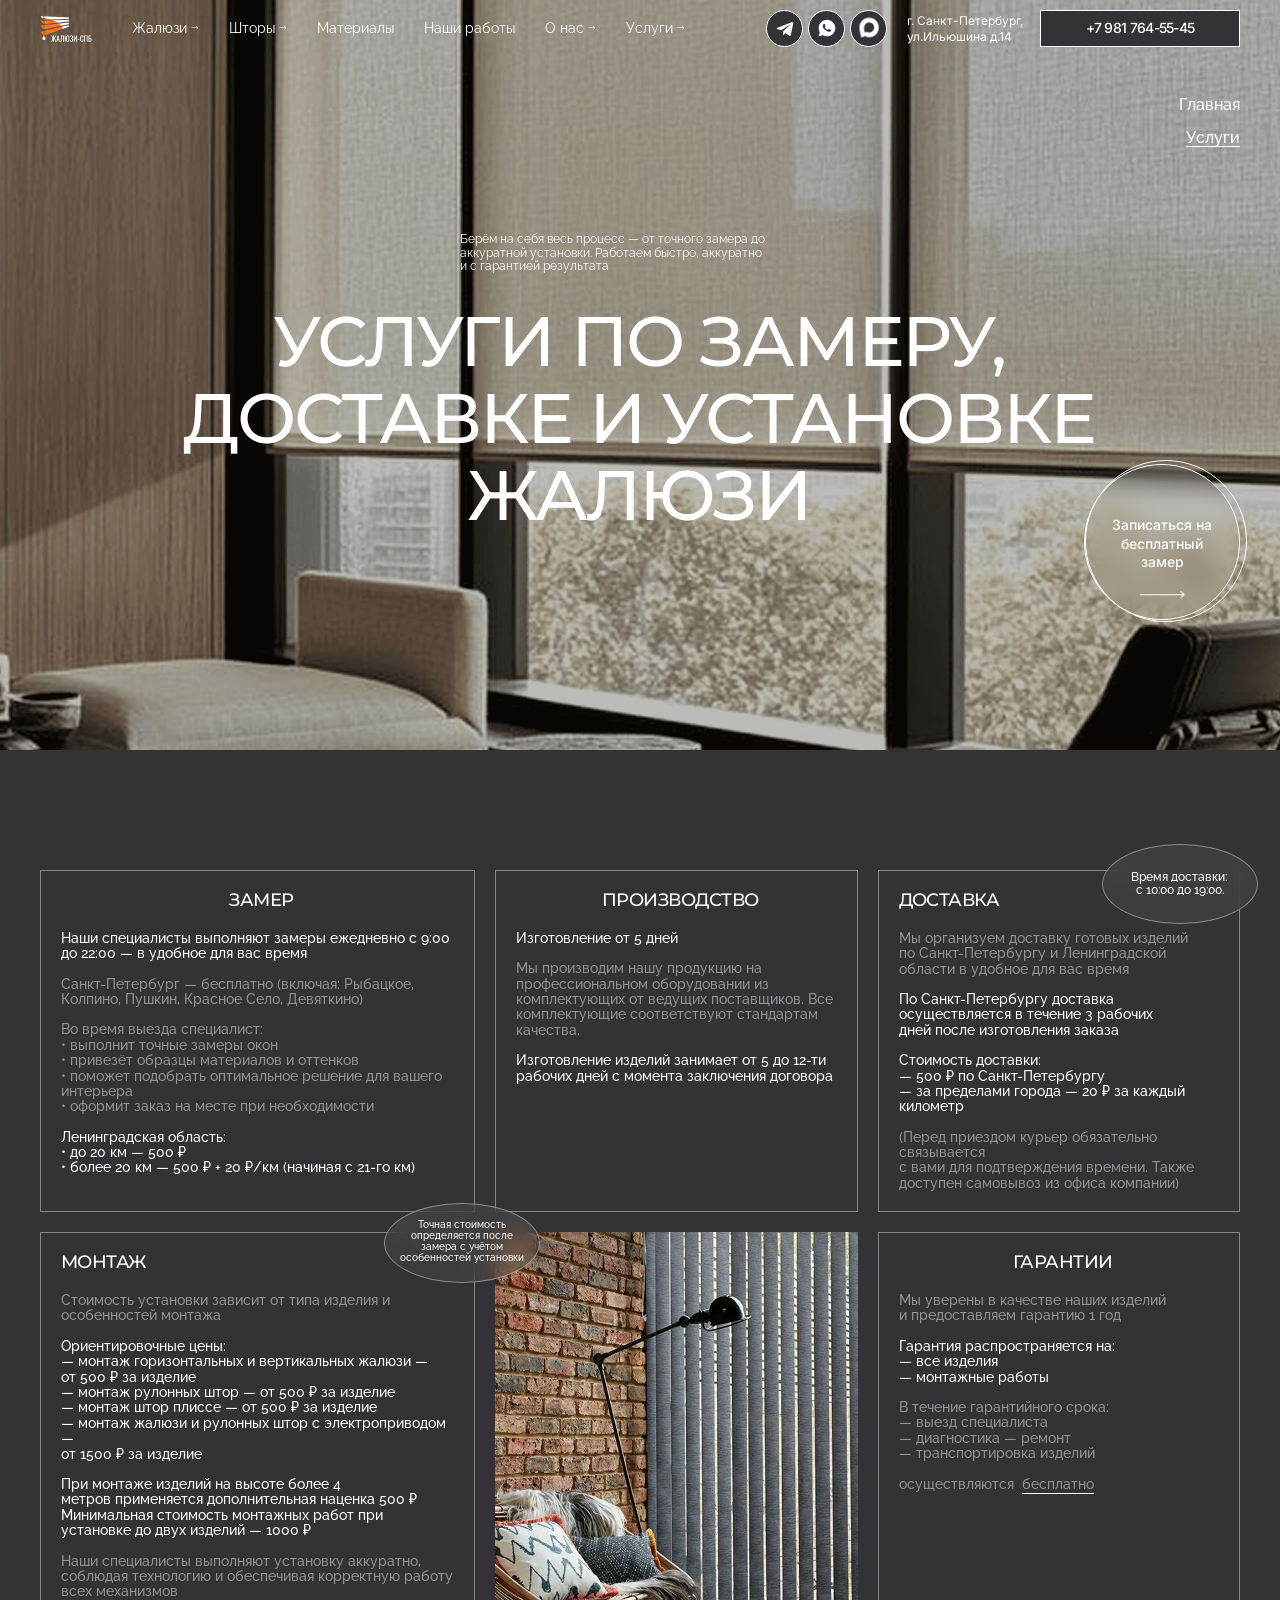
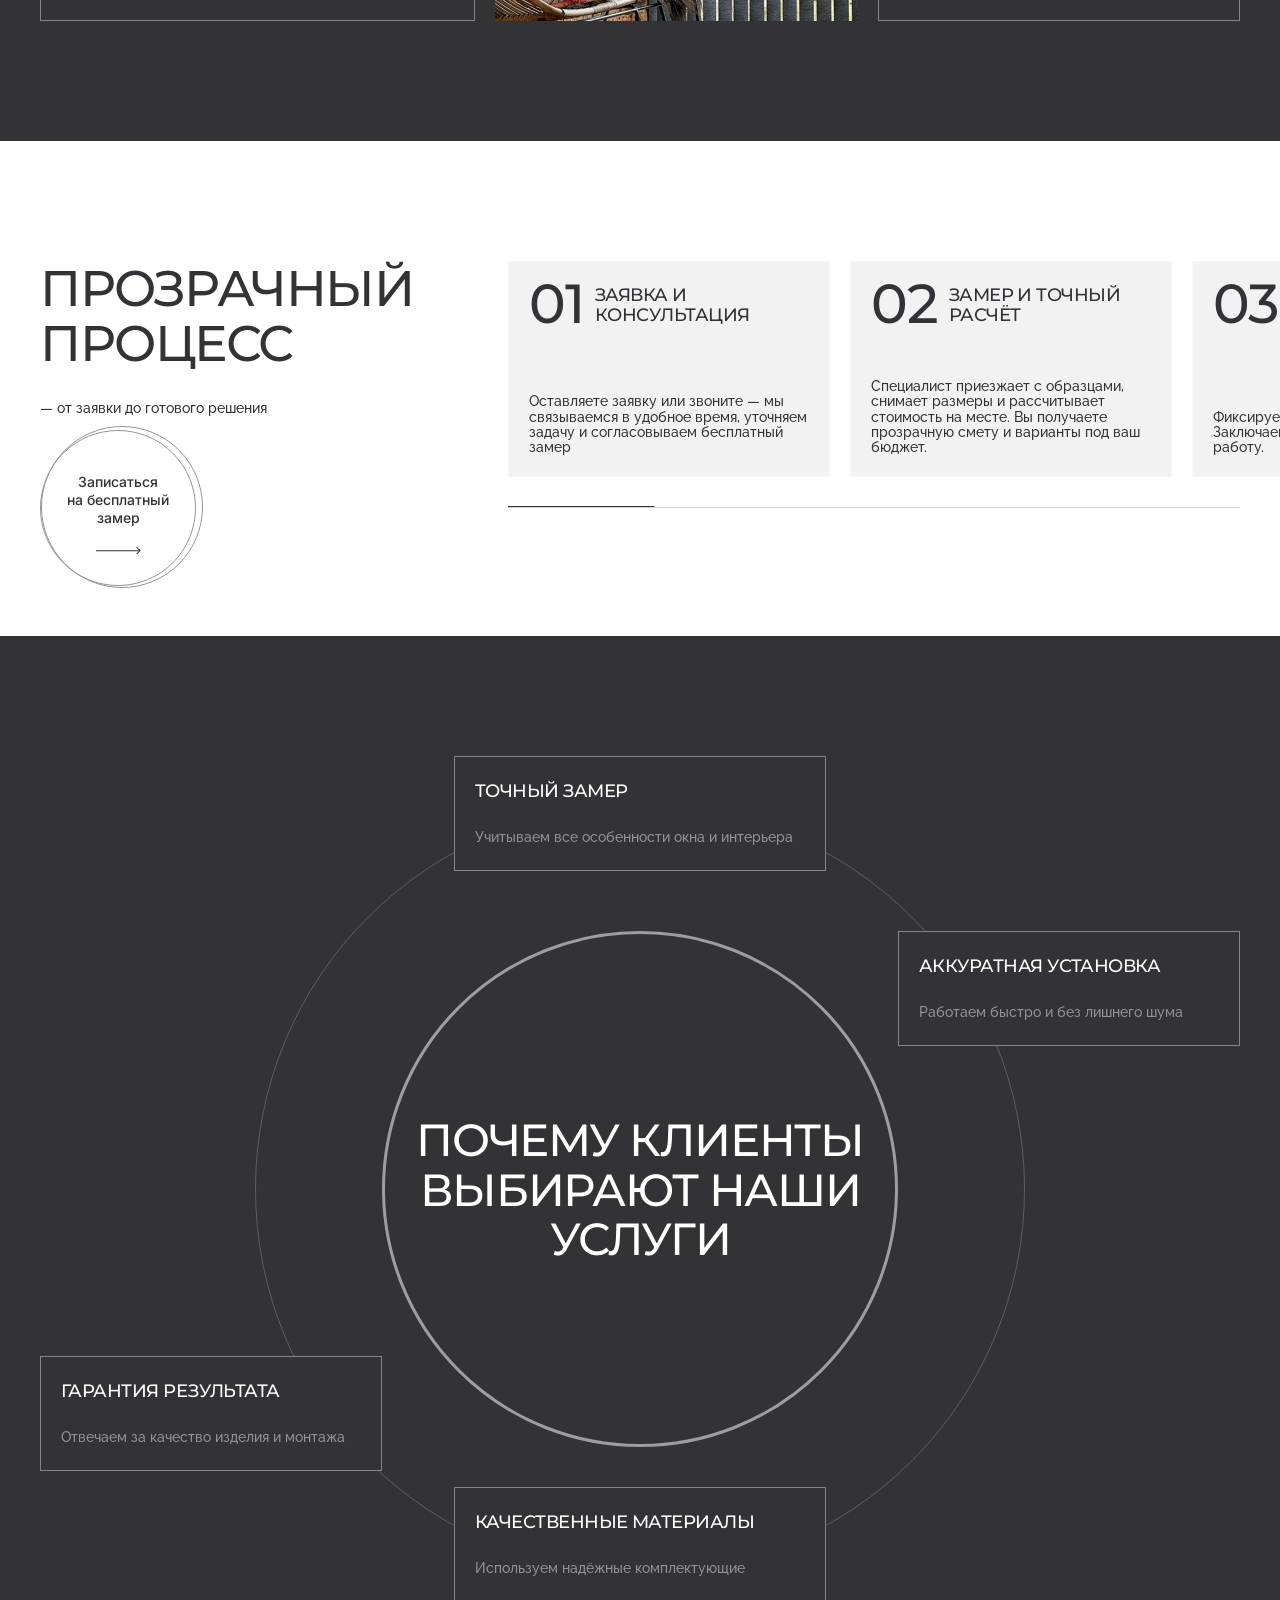
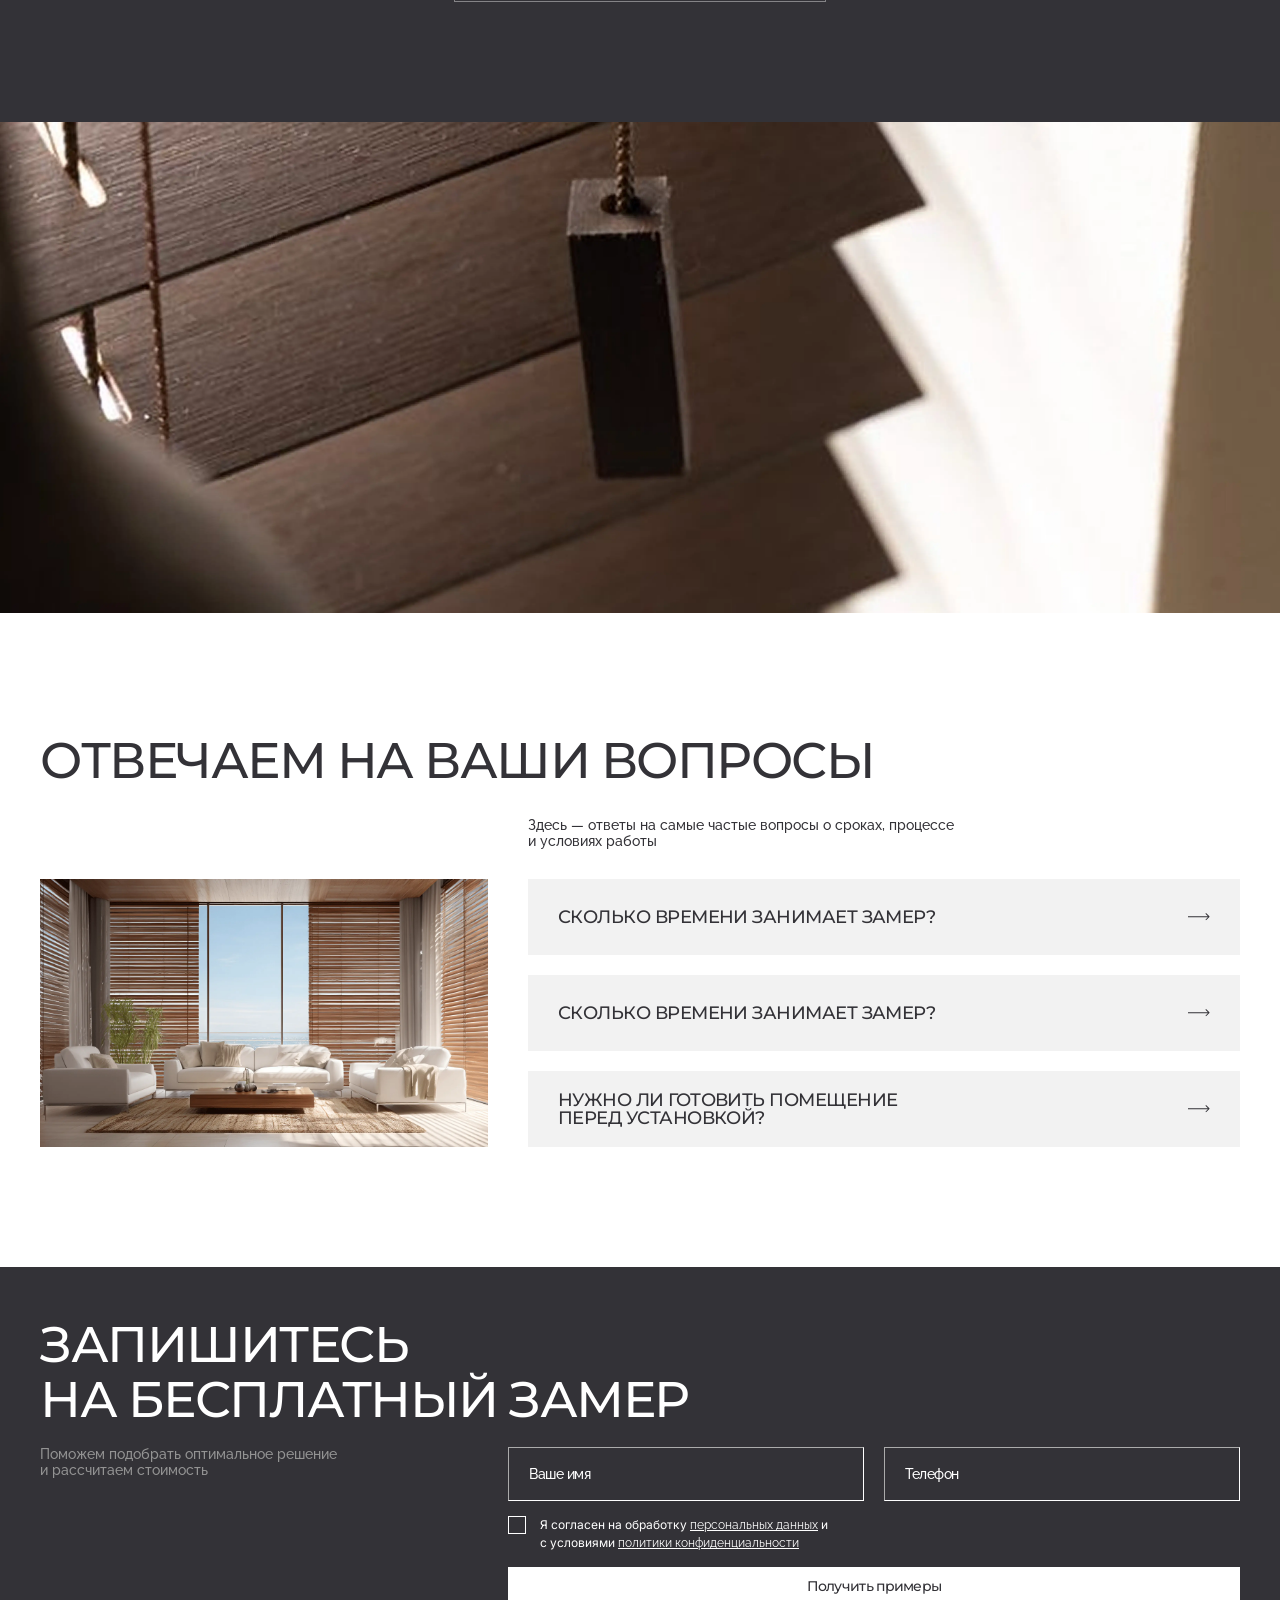
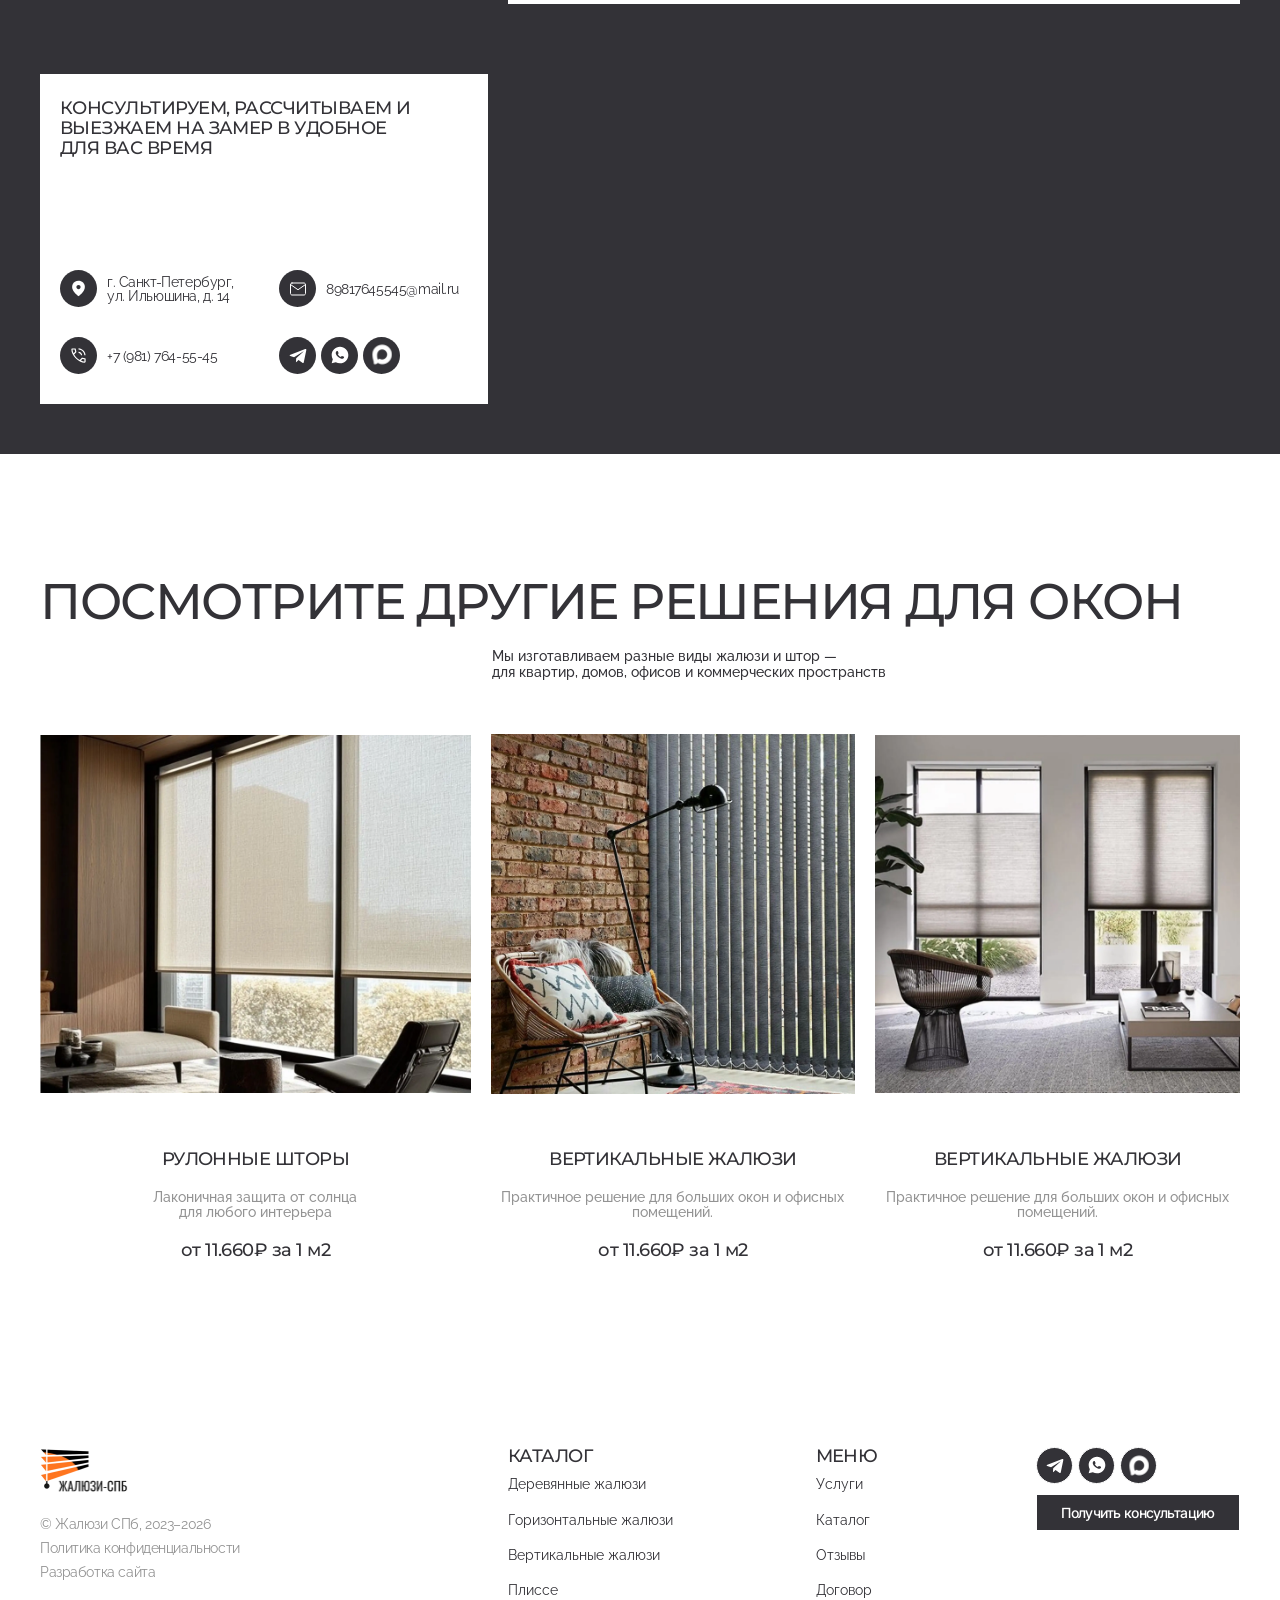
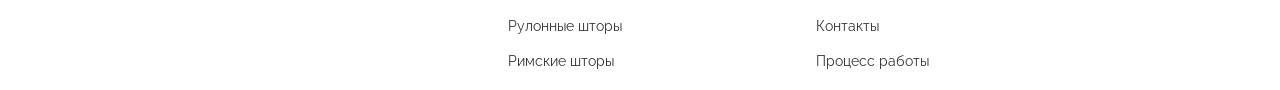
<file: services.html>
<!--header.html-->
<!doctype html>
<html lang="en">
<head>
  <meta charset="UTF-8">
  <meta name="viewport"
        content="width=device-width, user-scalable=no, initial-scale=1.0, maximum-scale=1.0, minimum-scale=1.0">
  <meta http-equiv="X-UA-Compatible" content="ie=edge">
  <meta name="format-detection" content="telephone=no">
  <link rel="preconnect" href="https://fonts.googleapis.com">
  <link rel="preconnect" href="https://fonts.gstatic.com" crossorigin>
  <link href="https://fonts.googleapis.com/css2?family=Inter:ital,opsz,wght@0,14..32,100..900;1,14..32,100..900&family=Montserrat:ital,wght@0,100..900;1,100..900&family=Raleway:ital,wght@0,100..900;1,100..900&display=swap" rel="stylesheet">
  <link rel="icon" type="image/png" href="./img/icons/favicon.png" sizes="32x32">
  <link rel="apple-touch-icon" href="./img/icons/favicon.png">
  <link rel="mask-icon" href="./img/icons/favicon.png" color="#000000">
  <link
          rel="stylesheet"
          href="https://cdn.jsdelivr.net/npm/swiper@11/swiper-bundle.min.css"
  />
  <title></title>
<script defer src="js/bundle.js"></script><script defer src="js/libs.js"></script><script defer src="js/style.js"></script><link href="css/style.min.css" rel="stylesheet"></head>
<body>

<header class="header">
  <div class="container">
    <div class="header-wrapper">
      <a href="#" class="logo">
        <img src="./img/logo.webp" alt="">
      </a>
      <nav class="header-nav">
        <button type="button" class="close-menu-button"></button>
        <ul class="main-menu">
          <li class="menu-item-arrow">
            <a href="#">Жалюзи</a>
          </li>
          <li class="menu-item-arrow">
            <a href="#">Шторы</a>
          </li>
          <li>
            <a href="#">Материалы</a>
          </li>
          <li>
            <a href="#">Наши работы</a>
          </li>
          <li class="menu-item-arrow">
            <a href="#">О нас</a>
          </li>
          <li class="menu-item-arrow">
            <a href="#">Услуги</a>
          </li>
        </ul>
        <div class="header-meta mobile-header-meta">
          <div class="mobile-meta-wrapper">
            <ul class="socials-wrapper">
              <li class="social-link social-link-telegram">
                <a href="#"></a>
              </li>
              <li class="social-link social-link-whatsapp">
                <a href="#"></a>
              </li>
              <li class="social-link social-link-max">
                <a href="#"></a>
              </li>
            </ul>
            <a class="btn btn-dark" href="#">+7 981 764-55-45</a>
          </div>
          <div class="header-address">
            г. Санкт-Петербург, ул.Ильюшина д.14
          </div>
        </div>
        <div class="header-meta header-meta-pc">
          <ul class="socials-wrapper">
            <li class="social-link social-link-telegram">
              <a href="#"></a>
            </li>
            <li class="social-link social-link-whatsapp">
              <a href="#"></a>
            </li>
            <li class="social-link social-link-max">
              <a href="#"></a>
            </li>
          </ul>
          <div class="header-address">
            г. Санкт-Петербург, ул.Ильюшина д.14
          </div>
          <a class="btn btn-dark" href="#">+7 981 764-55-45</a>
        </div>
      </nav>
      <div class="header-meta tablet-header-meta">
        <a class="btn btn-dark" href="#">+7 981 764-55-45</a>
        <ul class="socials-wrapper">
          <li class="social-link social-link-telegram">
            <a href="#"></a>
          </li>
          <li class="social-link social-link-whatsapp">
            <a href="#"></a>
          </li>
          <li class="social-link social-link-max">
            <a href="#"></a>
          </li>
        </ul>
        <div class="header-address">
          г. Санкт-Петербург, ул.Ильюшина д.14
        </div>
      </div>
      <button type="button" class="mobile-menu-button">
        <span class="line"></span>
        <span class="line"></span>
        <span class="line"></span>
      </button>
    </div>
  </div>
</header>

<main>




<section class="default-banner secondary-banner services-banner">
  <div class="banner-back">
    <img class="back-pc" src="./img/services-banner-back.webp" alt="">
    <img class="back-mobile" src="./img/services-banner-back-mobile.webp" alt="">
  </div>
  <div class="container">
    <div class="banner-wrapper">
      <div class="breadcrumbs-wrapper">
        <nav class="yoast-breadcrumbs">
          <span>
            <span>
              <a href="#">Главная</a>
            </span>
            <span class="breadcrumb_last" aria-current="page">Услуги</span>
          </span>
        </nav>
      </div>
      <div class="banner-content">
        <div class="banner-description">
          <p>
            Берём на себя весь процесс — от точного замера
            до аккуратной установки. Работаем быстро, аккуратно и с гарантией результата
          </p>
        </div>
        <div class="banner-title">
          <h1>Услуги по замеру, доставке и установке жалюзи</h1>
          <a href="#" class="btn-circle">Записаться
            на бесплатный замер</a>
        </div>
      </div>
    </div>
  </div>
</section>

<section class="services-section">
  <div class="container">
    <div class="services-grid">
      <div class="service-card">
        <div class="card-title">Замер</div>
        <div class="card-content">
          <p>
            <strong>Наши специалисты выполняют замеры ежедневно <span>с 9:00 до 22:00</span>
              — в удобное для вас время</strong>
          </p>
          <p>
            Санкт-Петербург — бесплатно (включая: Рыбацкое, Колпино, Пушкин, Красное Село, Девяткино)
          </p>
          <p>
            Во время выезда специалист:
            <br>
            • выполнит точные замеры окон
            <br>
            • привезёт образцы материалов и оттенков
            <br>
            • поможет подобрать оптимальное решение для вашего интерьера
            <br>
            • оформит заказ на месте при необходимости
          </p>
          <p>
            <strong>
              Ленинградская область:
              <br>
              • до 20 км — 500 ₽
              <br>
              • более 20 км — 500 ₽ + 20 ₽/км (начиная с 21-го км)
            </strong>
          </p>
        </div>
      </div>
      <div class="service-card">
        <div class="card-title">Производство</div>
        <div class="card-content">
          <p>
            <strong>Изготовление от 5 дней</strong>
          </p>
          <p>
            Мы производим нашу продукцию на профессиональном оборудовании из комплектующих от ведущих поставщиков. Все комплектующие соответствуют стандартам качества.
          </p>
          <p>
            <strong>
              Изготовление изделий занимает от 5 до 12-ти рабочих дней с момента заключения договора
            </strong>
          </p>
        </div>
      </div>
      <div class="service-card service-card-delivery">
        <div class="card-notice">Время доставки: с 10:00 до 19:00.</div>
        <div class="card-title">доставка</div>
        <div class="card-content">
          <p>
            Мы организуем доставку готовых изделий по Санкт-Петербургу и Ленинградской области в удобное для вас время
          </p>
          <p>
            <strong>
              По Санкт-Петербургу доставка осуществляется
              в течение 3 рабочих дней после изготовления заказа
            </strong>
          </p>
          <p>
            <strong>Стоимость доставки:
              <br>
              — 500 ₽ по Санкт-Петербургу
              <br>
              — за пределами города — 20 ₽ за каждый километр
            </strong>
          </p>
          <p>
            (Перед приездом курьер обязательно связывается
            <br>
            с вами для подтверждения времени. Также доступен самовывоз из офиса компании)
          </p>
        </div>
      </div>
      <div class="service-card service-card-prices">
        <div class="card-notice">Точная стоимость определяется после замера с учётом особенностей установки</div>
        <div class="card-title">МОНТАЖ</div>
        <div class="card-content">
          <p>
            Стоимость установки зависит от типа изделия и особенностей монтажа
          </p>
          <p>
            <strong>
              Ориентировочные цены:
              <br>
              — монтаж горизонтальных и вертикальных жалюзи —
              <br>
              от 500 ₽ за изделие
              <br>
              — монтаж рулонных штор — от 500 ₽ за изделие
              <br>
              — монтаж штор плиссе — от 500 ₽ за изделие
              <br>
              — монтаж жалюзи и рулонных штор с электроприводом —
              <br>
              от 1500 ₽ за изделие
            </strong>
          </p>
          <p>
            <strong>
              При монтаже изделий на высоте более 4 метров применяется дополнительная наценка 500 ₽
              <br>
              Минимальная стоимость монтажных работ при установке до двух изделий — 1000 ₽
            </strong>
          </p>
          <p>
            Наши специалисты выполняют установку аккуратно, соблюдая технологию и обеспечивая корректную работу всех механизмов
          </p>
        </div>
      </div>
      <div class="service-card">
        <div class="card-image">
          <img src="./img/service-card-img.webp" alt="">
        </div>
      </div>
      <div class="service-card">
        <div class="card-title">ГАРАНТИИ</div>
        <div class="card-content">
          <p>
            Мы уверены в качестве наших изделий
            <br>
            и предоставляем гарантию 1 год
          </p>
          <p>
            <strong>
              Гарантия распространяется на:
              <br>
              — все изделия 
              <br>
              — монтажные работы
            </strong>
          </p>
          <p>
            В течение гарантийного срока:
            <br>
            — выезд специалиста 
            <br>
            — диагностика — ремонт 
            <br>
            — транспортировка изделий
          </p>
          <p>
            осуществляются  <span>бесплатно</span>
          </p>
        </div>
      </div>
    </div>
  </div>
</section>

<section class="process-section process-section-light slider-section">
  <div class="container">
    <div class="custom-row">
      <div class="left-column">
        <div class="title-wrapper">
          <h2>прозрачный процесс </h2>
          <div class="description">
            <p>— от заявки до готового решения</p>
          </div>
        </div>
        <a href="#" class="btn-circle">
          Записаться
          <br>
          на бесплатный замер</a>
      </div>
      <div class="right-column process-slider slider-wrapper">
        <div class="swiper-wrapper">
          <div class="swiper-slide">
            <div class="process-card">
              <div class="card-title">Заявка
                и консультация</div>
              <div class="card-description">
                <p>Оставляете заявку или звоните — мы связываемся в удобное время, уточняем задачу и согласовываем бесплатный замер</p>
              </div>
            </div>
          </div>
          <div class="swiper-slide">
            <div class="process-card">
              <div class="card-title">Замер и точный расчёт</div>
              <div class="card-description">
                <p>Специалист приезжает
                  с образцами, снимает размеры и рассчитывает стоимость на месте. Вы получаете прозрачную смету и варианты под ваш бюджет.</p>
              </div>
            </div>
          </div>
          <div class="swiper-slide">
            <div class="process-card">
              <div class="card-title">Договор
                и согласование</div>
              <div class="card-description">
                <p>Фиксируем стоимость, сроки
                  и условия. Заключаем договор и запускаем заказ в работу.</p>
              </div>
            </div>
          </div>
          <div class="swiper-slide">
            <div class="process-card">
              <div class="card-title">Заявка
                и консультация</div>
              <div class="card-description">
                <p>Оставляете заявку или звоните — мы связываемся в удобное время, уточняем задачу и согласовываем бесплатный замер</p>
              </div>
            </div>
          </div>
          <div class="swiper-slide">
            <div class="process-card">
              <div class="card-title">Замер и точный расчёт</div>
              <div class="card-description">
                <p>Специалист приезжает
                  с образцами, снимает размеры и рассчитывает стоимость на месте. Вы получаете прозрачную смету и варианты под ваш бюджет.</p>
              </div>
            </div>
          </div>
          <div class="swiper-slide">
            <div class="process-card">
              <div class="card-title">Договор
                и согласование</div>
              <div class="card-description">
                <p>Фиксируем стоимость, сроки
                  и условия. Заключаем договор и запускаем заказ в работу.</p>
              </div>
            </div>
          </div>
        </div>
        <div class="swiper-progressbar"></div>
      </div>
    </div>
  </div>
</section>

<section class="advantages-section services-advantages-section">
  <div class="container">
    <div class="advantage-row advantage-row-top">
      <div class="advantage-card">
        <div class="card-title">Точный ЗАМЕР</div>
        <div class="card-description">
          <p>Учитываем все особенности окна и интерьера</p>
        </div>
      </div>
    </div>
    <div class="advantage-row advantage-row-middle">
      <div class="advantage-card">
        <div class="card-title">ГАРАНТИЯ РЕЗУЛЬТАТА</div>
        <div class="card-description">
          <p>Отвечаем за качество изделия и монтажа</p>
        </div>
      </div>
      <div class="advantage-card-head">
        <h2>ПОЧЕМУ КЛИЕНТЫ <br> ВЫБИРАЮТ НАШИ УСЛУГИ</h2>
      </div>
      <div class="advantage-card">
        <div class="card-title">АККУРАТНАЯ УСТАНОВКА</div>
        <div class="card-description">
          <p>Работаем быстро
            и без лишнего шума</p>
        </div>
      </div>
    </div>
    <div class="advantage-row advantage-row-bottom">
      <div class="advantage-card">
        <div class="card-title">КАЧЕСТВЕННЫЕ МАТЕРИАЛЫ</div>
        <div class="card-description">
          <p>Используем надёжные комплектующие</p>
        </div>
      </div>
    </div>
  </div>
</section>

<section class="full-width-image-section">
  <img src="./img/services-full-section-img.webp" alt="">
</section>

<section class="faq-section faq-section-services">
  <div class="container">
    <div class="title-description">
      <h2>отвечаем на ваши вопросы</h2>
      <div class="description">
        <p>Здесь — ответы на самые частые вопросы о сроках, процессе и условиях работы</p>
      </div>
    </div>
    <div class="custom-row">

      <div class="left-column">
        <div class="faq-image">
          <img src="./img/faq-image.webp" alt="">
        </div>
      </div>
      <div class="right-column">
        <div class="accordion-block">
          <div class="accordion-item">
            <div class="accordion-item-header">
              Сколько времени занимает замер?
            </div>
            <div class="accordion-item-content">
              <div class="accordion-content-wrapper">
                <p>
                  Lorem ipsum dolor sit amet, consectetur adipisicing elit. Animi asperiores cupiditate debitis dicta dolores ea earum eos, facere iure iusto magnam maiores nobis reiciendis sint sit soluta, veniam veritatis, voluptas?
                </p>
              </div>
            </div>
          </div>
          <div class="accordion-item">
            <div class="accordion-item-header">
              Сколько времени занимает замер?
            </div>
            <div class="accordion-item-content">
              <div class="accordion-content-wrapper">
                <p>
                  Lorem ipsum dolor sit amet, consectetur adipisicing elit. Animi asperiores cupiditate debitis dicta dolores ea earum eos, facere iure iusto magnam maiores nobis reiciendis sint sit soluta, veniam veritatis, voluptas?
                </p>
              </div>
            </div>
          </div>
          <div class="accordion-item">
            <div class="accordion-item-header">
              Нужно ли готовить помещение
              <br>
              перед установкой?
            </div>
            <div class="accordion-item-content">
              <div class="accordion-content-wrapper">
                <p>
                  Lorem ipsum dolor sit amet, consectetur adipisicing elit. Animi asperiores cupiditate debitis dicta dolores ea earum eos, facere iure iusto magnam maiores nobis reiciendis sint sit soluta, veniam veritatis, voluptas?
                </p>
              </div>
            </div>
          </div>
        </div>
      </div>
    </div>
  </div>
</section>

<section class="callback-section">
  <div class="container">
    <h2>
      Запишитесь <br class="br-pc">
      на
      <br class="mobile-br">
      бесплатный замер
    </h2>
    <div class="custom-row custom-row-form">
      <div class="left-column">
        <div class="description">
          <p>
            Поможем подобрать оптимальное решение
            <br class="br-pc">
            и рассчитаем стоимость
          </p>
        </div>
      </div>
      <div class="right-column">
        <div class="form-wrapper">
          <div class="wpcf7 js" id="wpcf7-f35-o1" lang="ru-RU" dir="ltr" data-wpcf7-id="35">
            <div class="screen-reader-response"><p role="status" aria-live="polite" aria-atomic="true"></p> <ul></ul></div>
            <form action="/dev/#wpcf7-f35-o1" method="post" class="wpcf7-form init" aria-label="Контактная форма" novalidate="novalidate" data-status="init">
              <fieldset class="hidden-fields-container"><input type="hidden" name="_wpcf7" value="35"><input type="hidden" name="_wpcf7_version" value="6.1.5"><input type="hidden" name="_wpcf7_locale" value="ru_RU"><input type="hidden" name="_wpcf7_unit_tag" value="wpcf7-f35-o1"><input type="hidden" name="_wpcf7_container_post" value="0"><input type="hidden" name="_wpcf7_posted_data_hash" value="">
              </fieldset>
              <p><span class="wpcf7-form-control-wrap" data-name="text-848"><input size="40" maxlength="400" class="wpcf7-form-control wpcf7-text" autocomplete="name" aria-invalid="false" placeholder="Ваше имя" value="" type="text" name="text-848"></span><br>
                <span class="wpcf7-form-control-wrap" data-name="tel-583"><input size="40" maxlength="400" class="wpcf7-form-control wpcf7-tel wpcf7-text wpcf7-validates-as-tel" aria-invalid="false" placeholder="Телефон" value="" type="tel" name="tel-583"></span><br>
                <span class="wpcf7-form-control-wrap" data-name="acceptance-46"><span class="wpcf7-form-control wpcf7-acceptance"><span class="wpcf7-list-item"><label><input type="checkbox" name="acceptance-46" value="1" aria-invalid="false"><span class="wpcf7-list-item-label">Я согласен на обработку <a
                  href="#">персональных данных</a> и с условиями <a href="#">политики конфиденциальности</a></span></label></span></span></span><br>
                <input class="wpcf7-form-control wpcf7-submit has-spinner" type="submit" value="Получить примеры" disabled=""><span class="wpcf7-spinner"></span>
              </p><div class="wpcf7-response-output" aria-hidden="true"></div>
            </form>
          </div>
        </div>
      </div>
    </div>
    <div class="custom-row custom-row-contacts">
      <div class="left-column">
        <div class="contacts-block">
          <div class="contact-title">Консультируем, рассчитываем
            и выезжаем на замер в удобное
            для вас время</div>
          <div class="contacts-wrapper">
            <div class="contact-item contact-item-address">
              <p>г. Санкт-Петербург, ул. Ильюшина, д. 14</p>
            </div>
            <div class="contact-item contact-item-mail">
              <a href="mailto:89817645545@mail.ru">89817645545@mail.ru</a>
            </div>
            <div class="contact-item contact-item-phone">
              <a href="tel:79817645545">+7 (981) 764-55-45</a>
            </div>
            <ul class="socials-wrapper">
              <li class="social-link social-link-telegram">
                <a href="#"></a>
              </li>
              <li class="social-link social-link-whatsapp">
                <a href="#"></a>
              </li>
              <li class="social-link social-link-max">
                <a href="#"></a>
              </li>
            </ul>
          </div>
        </div>
      </div>
      <div class="right-column">
        <div class="map-wrapper">
          <iframe src="https://yandex.ru/map-widget/v1/?indoorLevel=1&ll=30.245719%2C60.008172&mode=whatshere&whatshere%5Bpoint%5D=30.245719%2C60.008171&whatshere%5Bzoom%5D=17&z=17" width="560" height="400" frameborder="1" allowfullscreen="true" style="position:relative;"></iframe>
        </div>
      </div>
    </div>
  </div>
</section>


<section class="related-categories">
  <div class="container">
    <h2>Посмотрите другие решения для окон</h2>
    <div class="description">
      <p>
        Мы изготавливаем разные виды жалюзи и штор —
        <br>
        для квартир, домов, офисов и коммерческих пространств
      </p>
    </div>
    <div class="grid-block">
      <div class="grid-item buttons-hidden">
        <div class="card-content-top">
          <div class="grid-item-image">
            <img src="./img/related-cat-img1.webp" alt="">
          </div>
          <div class="card-title">Рулонные шторы</div>
          <div class="card-description">
            <p>Лаконичная защита от солнца
              <br>
              для любого интерьера</p>
          </div>
          <div class="card-price">
            от 11.660₽ за 1 м2
          </div>
        </div>
        <div class="card-content-bottom">
          <div class="card-buttons">
            <a href="#" class="btn btn-bordered">Подробнее</a>
            <a href="#" class="btn btn-dark btn-dark-border">Заказать</a>
          </div>
        </div>
      </div>
      <div class="grid-item buttons-hidden">
        <div class="card-content-top">
          <div class="grid-item-image">
            <img src="./img/related-cat-img2.webp" alt="">
          </div>
          <div class="card-title">Вертикальные жалюзи</div>
          <div class="card-description">
            <p>Практичное решение для больших окон
              и офисных помещений.</p>
          </div>
          <div class="card-price">
            от 11.660₽ за 1 м2
          </div>
        </div>
        <div class="card-content-bottom">
          <div class="card-buttons">
            <a href="#" class="btn btn-bordered">Подробнее</a>
            <a href="#" class="btn btn-dark btn-dark-border">Заказать</a>
          </div>
        </div>
      </div>
      <div class="grid-item buttons-hidden">
        <div class="card-content-top">
          <div class="grid-item-image">
            <img src="./img/related-cat-img3.webp" alt="">
          </div>
          <div class="card-title">Вертикальные жалюзи</div>
          <div class="card-description">
            <p>Практичное решение для больших окон
              и офисных помещений.</p>
          </div>
          <div class="card-price">
            от 11.660₽ за 1 м2
          </div>
        </div>
        <div class="card-content-bottom">
          <div class="card-buttons">
            <a href="#" class="btn btn-bordered">Подробнее</a>
            <a href="#" class="btn btn-dark btn-dark-border">Заказать</a>
          </div>
        </div>
      </div>
    </div>
  </div>
</section>


<!--footer.html-->
</main>

<footer class="footer">
    <div class="container">
      <div class="footer-row">
        <div class="footer-column">
          <a href="#" class="logo">
            <img src="./img/footer-logo.webp" alt="">
          </a>
          <div class="mobile-hidden">
            <p class="footer-copy">© Жалюзи СПб, 2023–2026</p>
            <div class="footer-links">
              <a href="#">Политика конфиденциальности</a>
              <a href="#">Разработка сайта</a>
            </div>
          </div>
          <div class="tablet-contacts">
            <ul class="socials-wrapper">
              <li class="social-link social-link-telegram">
                <a href="#"></a>
              </li>
              <li class="social-link social-link-whatsapp">
                <a href="#"></a>
              </li>
              <li class="social-link social-link-max">
                <a href="#"></a>
              </li>
            </ul>
            <a href="#" class="btn btn-dark btn-dark-border">Получить консультацию</a>
          </div>
        </div>
        <div class="footer-column">
          <nav class="footer-nav">
            <div class="menu-wrapper">
              <div class="title">Каталог</div>
              <ul class="footer-menu">
                <li>
                  <a href="#">Деревянные жалюзи</a>
                </li>
                <li>
                  <a href="#">Горизонтальные жалюзи</a>
                </li>
                <li>
                  <a href="#">Вертикальные жалюзи</a>
                </li>
                <li>
                  <a href="#">Плиссе</a>
                </li>
                <li>
                  <a href="#">Рулонные шторы</a>
                </li>
                <li>
                  <a href="#">Римские шторы</a>
                </li>
              </ul>
            </div>
            <div class="menu-wrapper">
              <div class="title">меню</div>
              <ul class="footer-menu">
                <li>
                  <a href="#">Услуги</a>
                </li>
                <li>
                  <a href="#">Каталог</a>
                </li>
                <li>
                  <a href="#">Отзывы</a>
                </li>
                <li>
                  <a href="#">Договор</a>
                </li>
                <li>
                  <a href="#">Контакты</a>
                </li>
                <li>
                  <a href="#">Процесс работы</a>
                </li>
              </ul>
            </div>
          </nav>
        </div>
        <div class="footer-column">
          <div class="mobile-meta">
            <p class="footer-copy">© Жалюзи СПб, 2023–2026</p>
            <div class="footer-links">
              <a href="#">Политика конфиденциальности</a>
              <a href="#">Разработка сайта</a>
            </div>
          </div>
          <div class="pc-meta">
            <ul class="socials-wrapper">
              <li class="social-link social-link-telegram">
                <a href="#"></a>
              </li>
              <li class="social-link social-link-whatsapp">
                <a href="#"></a>
              </li>
              <li class="social-link social-link-max">
                <a href="#"></a>
              </li>
            </ul>
            <a href="#" class="btn btn-dark btn-dark-border">Получить консультацию</a>
          </div>
        </div>
      </div>
    </div>
</footer>

<div class="modal-dialog modal-thanks" style="display: none;">
  <div class="modal-content">
    <div class="modal-body">
      <button type="button" class="modal-close" data-dismiss="modal" aria-label="Close"></button>
    </div>
  </div>
</div>

<script src="https://cdn.jsdelivr.net/npm/swiper@11/swiper-bundle.min.js"></script>
</body>
</html>
</file>
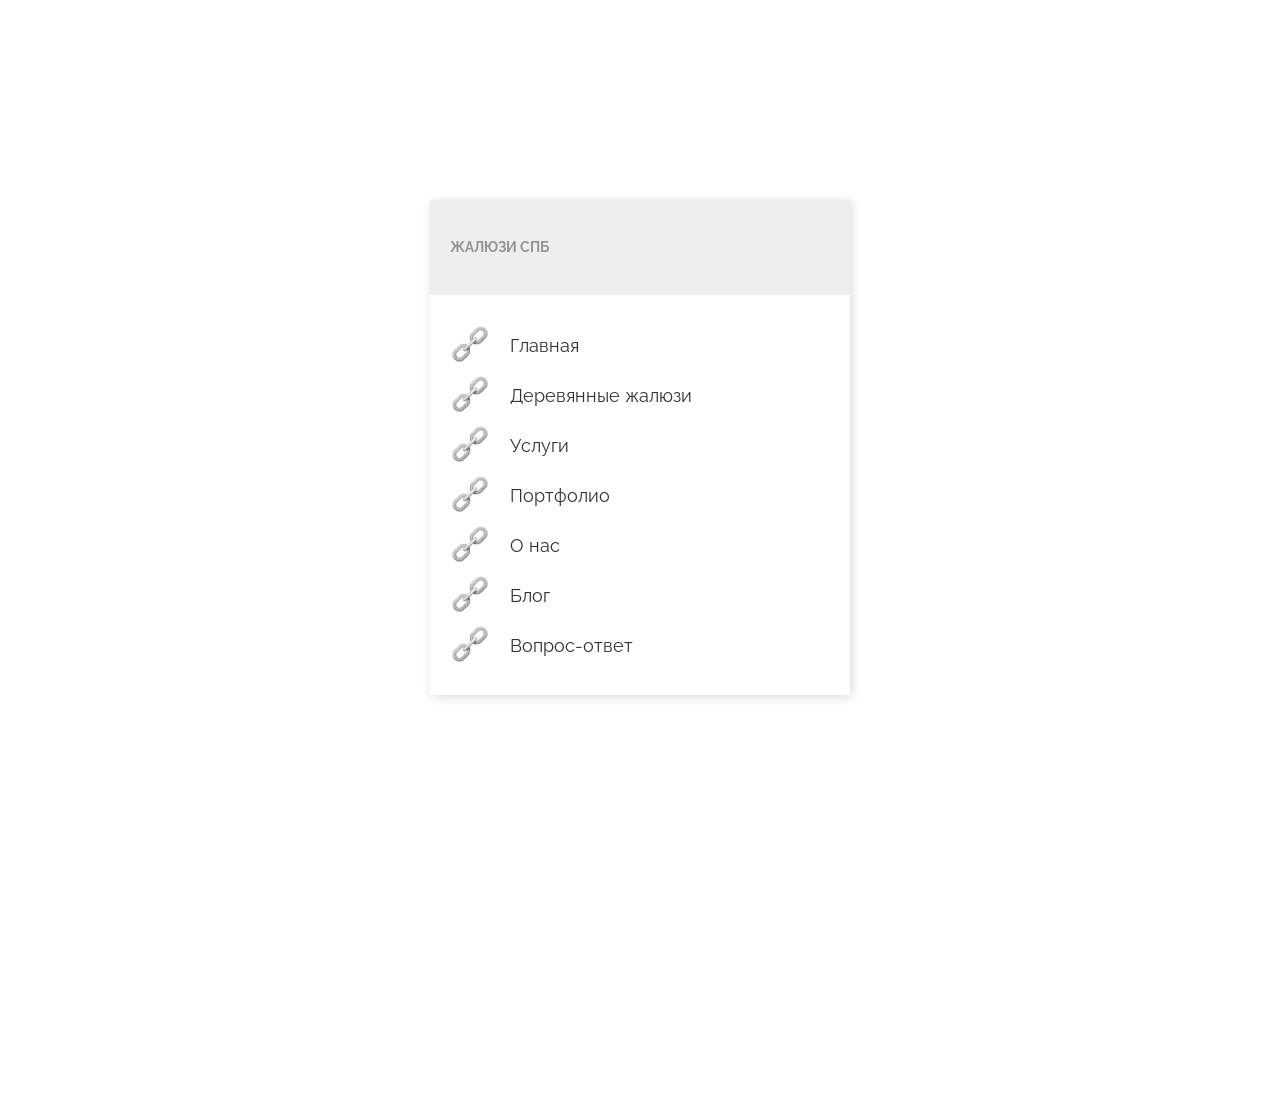
<file: site-nav-page.html>
<!--header.html-->
<!doctype html>
<html lang="en">
<head>
  <meta charset="UTF-8">
  <meta name="viewport"
        content="width=device-width, user-scalable=no, initial-scale=1.0, maximum-scale=1.0, minimum-scale=1.0">
  <meta http-equiv="X-UA-Compatible" content="ie=edge">
  <meta name="format-detection" content="telephone=no">
  <link rel="preconnect" href="https://fonts.googleapis.com">
  <link rel="preconnect" href="https://fonts.gstatic.com" crossorigin>
  <link href="https://fonts.googleapis.com/css2?family=Inter:ital,opsz,wght@0,14..32,100..900;1,14..32,100..900&family=Montserrat:ital,wght@0,100..900;1,100..900&family=Raleway:ital,wght@0,100..900;1,100..900&display=swap" rel="stylesheet">
  <link rel="icon" type="image/png" href="./img/icons/favicon.png" sizes="32x32">
  <link rel="apple-touch-icon" href="./img/icons/favicon.png">
  <link rel="mask-icon" href="./img/icons/favicon.png" color="#000000">
  <link
          rel="stylesheet"
          href="https://cdn.jsdelivr.net/npm/swiper@11/swiper-bundle.min.css"
  />
  <title></title>
<script defer src="js/bundle.js"></script><script defer src="js/libs.js"></script><script defer src="js/style.js"></script><link href="css/style.min.css" rel="stylesheet"></head>
<body>

<header class="header">
  <div class="container">
    <div class="header-wrapper">
      <a href="#" class="logo">
        <img src="./img/logo.webp" alt="">
      </a>
      <nav class="header-nav">
        <button type="button" class="close-menu-button"></button>
        <ul class="main-menu">
          <li class="menu-item-arrow">
            <a href="#">Жалюзи</a>
          </li>
          <li class="menu-item-arrow">
            <a href="#">Шторы</a>
          </li>
          <li>
            <a href="#">Материалы</a>
          </li>
          <li>
            <a href="#">Наши работы</a>
          </li>
          <li class="menu-item-arrow">
            <a href="#">О нас</a>
          </li>
          <li class="menu-item-arrow">
            <a href="#">Услуги</a>
          </li>
        </ul>
        <div class="header-meta mobile-header-meta">
          <div class="mobile-meta-wrapper">
            <ul class="socials-wrapper">
              <li class="social-link social-link-telegram">
                <a href="#"></a>
              </li>
              <li class="social-link social-link-whatsapp">
                <a href="#"></a>
              </li>
              <li class="social-link social-link-max">
                <a href="#"></a>
              </li>
            </ul>
            <a class="btn btn-dark" href="#">+7 981 764-55-45</a>
          </div>
          <div class="header-address">
            г. Санкт-Петербург, ул.Ильюшина д.14
          </div>
        </div>
        <div class="header-meta header-meta-pc">
          <ul class="socials-wrapper">
            <li class="social-link social-link-telegram">
              <a href="#"></a>
            </li>
            <li class="social-link social-link-whatsapp">
              <a href="#"></a>
            </li>
            <li class="social-link social-link-max">
              <a href="#"></a>
            </li>
          </ul>
          <div class="header-address">
            г. Санкт-Петербург, ул.Ильюшина д.14
          </div>
          <a class="btn btn-dark" href="#">+7 981 764-55-45</a>
        </div>
      </nav>
      <div class="header-meta tablet-header-meta">
        <a class="btn btn-dark" href="#">+7 981 764-55-45</a>
        <ul class="socials-wrapper">
          <li class="social-link social-link-telegram">
            <a href="#"></a>
          </li>
          <li class="social-link social-link-whatsapp">
            <a href="#"></a>
          </li>
          <li class="social-link social-link-max">
            <a href="#"></a>
          </li>
        </ul>
        <div class="header-address">
          г. Санкт-Петербург, ул.Ильюшина д.14
        </div>
      </div>
      <button type="button" class="mobile-menu-button">
        <span class="line"></span>
        <span class="line"></span>
        <span class="line"></span>
      </button>
    </div>
  </div>
</header>

<main>




<section class="site-nav-section">
  <div class="container">
    <div class="site-nav-block">
      <div class="site-nav-header">
        <p class="site-name">Жалюзи СПБ</p>
      </div>
      <nav class="site-nav">
        <ul>
          <li>
            <a href="https://mixastudio-dev.github.io/louver-spb/index.html">Главная</a>
          </li>
          <li>
            <a href="https://mixastudio-dev.github.io/louver-spb/category-page.html">Деревянные жалюзи</a>
          </li>
          <li>
            <a href="https://mixastudio-dev.github.io/louver-spb/services.html">Услуги</a>
          </li>
          <li>
            <a href="https://mixastudio-dev.github.io/louver-spb/projects-page.html">Портфолио</a>
          </li>
          <li>
            <a href="https://mixastudio-dev.github.io/louver-spb/about.html">О нас</a>
          </li>
          <li>
            <a href="https://mixastudio-dev.github.io/louver-spb/blog.html">Блог</a>
          </li>
          <li>
            <a href="https://mixastudio-dev.github.io/louver-spb/faq-page.html">Вопрос-ответ</a>
          </li>
        </ul>
      </nav>
    </div>
  </div>
</section>

<style>
  header, footer {
    display: none;
  }
</style>


<!--footer.html-->
</main>

<footer class="footer">
    <div class="container">
      <div class="footer-row">
        <div class="footer-column">
          <a href="#" class="logo">
            <img src="./img/footer-logo.webp" alt="">
          </a>
          <div class="mobile-hidden">
            <p class="footer-copy">© Жалюзи СПб, 2023–2026</p>
            <div class="footer-links">
              <a href="#">Политика конфиденциальности</a>
              <a href="#">Разработка сайта</a>
            </div>
          </div>
          <div class="tablet-contacts">
            <ul class="socials-wrapper">
              <li class="social-link social-link-telegram">
                <a href="#"></a>
              </li>
              <li class="social-link social-link-whatsapp">
                <a href="#"></a>
              </li>
              <li class="social-link social-link-max">
                <a href="#"></a>
              </li>
            </ul>
            <a href="#" class="btn btn-dark btn-dark-border">Получить консультацию</a>
          </div>
        </div>
        <div class="footer-column">
          <nav class="footer-nav">
            <div class="menu-wrapper">
              <div class="title">Каталог</div>
              <ul class="footer-menu">
                <li>
                  <a href="#">Деревянные жалюзи</a>
                </li>
                <li>
                  <a href="#">Горизонтальные жалюзи</a>
                </li>
                <li>
                  <a href="#">Вертикальные жалюзи</a>
                </li>
                <li>
                  <a href="#">Плиссе</a>
                </li>
                <li>
                  <a href="#">Рулонные шторы</a>
                </li>
                <li>
                  <a href="#">Римские шторы</a>
                </li>
              </ul>
            </div>
            <div class="menu-wrapper">
              <div class="title">меню</div>
              <ul class="footer-menu">
                <li>
                  <a href="#">Услуги</a>
                </li>
                <li>
                  <a href="#">Каталог</a>
                </li>
                <li>
                  <a href="#">Отзывы</a>
                </li>
                <li>
                  <a href="#">Договор</a>
                </li>
                <li>
                  <a href="#">Контакты</a>
                </li>
                <li>
                  <a href="#">Процесс работы</a>
                </li>
              </ul>
            </div>
          </nav>
        </div>
        <div class="footer-column">
          <div class="mobile-meta">
            <p class="footer-copy">© Жалюзи СПб, 2023–2026</p>
            <div class="footer-links">
              <a href="#">Политика конфиденциальности</a>
              <a href="#">Разработка сайта</a>
            </div>
          </div>
          <div class="mobile-meta">
            <ul class="socials-wrapper">
              <li class="social-link social-link-telegram">
                <a href="#"></a>
              </li>
              <li class="social-link social-link-whatsapp">
                <a href="#"></a>
              </li>
              <li class="social-link social-link-max">
                <a href="#"></a>
              </li>
            </ul>
            <a href="#" class="btn btn-dark btn-dark-border">Получить консультацию</a>
          </div>
        </div>
      </div>
    </div>
</footer>

<div class="modal-dialog modal-thanks" style="display: none;">
  <div class="modal-content">
    <div class="modal-body">
      <button type="button" class="modal-close" data-dismiss="modal" aria-label="Close"></button>
    </div>
  </div>
</div>

<script src="https://cdn.jsdelivr.net/npm/swiper@11/swiper-bundle.min.js"></script>
</body>
</html>
</file>
<file: css/style.min.css>
*{box-sizing:border-box}body,h1,h2,h3,h4,p,figure,blockquote,dl,dd{margin:0}ul[role=list],ol[role=list]{list-style:none}html:focus-within{scroll-behavior:smooth}body{min-height:100vh;text-rendering:optimizeSpeed;line-height:1.5}a:not([class]){-webkit-text-decoration-skip:ink;text-decoration-skip-ink:auto}img,picture{max-width:100%;display:block}input,button,textarea,select{font:inherit;box-shadow:none;outline:none}@media(prefers-reduced-motion: reduce){html:focus-within{scroll-behavior:auto}*,*::before,*::after{animation-duration:.01ms !important;animation-iteration-count:1 !important;transition-duration:.01ms !important;scroll-behavior:auto !important}}*{font-family:"Raleway";color:#333237}a{transition:.3s;text-decoration:none}p{font-weight:500;font-size:14px;line-height:110%;color:#939393;margin-bottom:15px}p:last-child{margin-bottom:0}h1,.h1{font-family:"Montserrat";font-weight:500;font-size:70px;line-height:110%;letter-spacing:-0.03em;text-align:center;text-transform:uppercase;color:#fff;width:100%}h2,.h2{font-family:"Montserrat";font-weight:500;font-size:50px;line-height:110%;letter-spacing:-0.03em;text-transform:uppercase;margin-bottom:20px;width:100%}.card-title{font-family:"Montserrat";font-weight:500;line-height:110%;letter-spacing:-0.03em;text-transform:uppercase;font-size:18px}strong,span{font-family:inherit;line-height:inherit;letter-spacing:inherit;font-size:inherit;color:inherit}.mobile-br{display:none}@media(max-width: 1200px){h1,.h1{font-size:60px}h2,.h2{font-size:40px}}@media(max-width: 1024px){h1,.h1{font-size:40px}h2,.h2{font-size:40px}p{font-size:12px}.card-title{font-size:14px}}@media(max-width: 600px){h1,.h1{font-size:34px}h2,.h2{font-size:30px;margin-bottom:10px}p{font-size:12px}.mobile-br{display:block}.br-pc{display:none}}@media(max-width: 370px){.mobile-br{display:none}}.sr-only{position:absolute;width:1px;height:1px;padding:0;margin:-1px;overflow:hidden;clip:rect(0, 0, 0, 0);white-space:nowrap;border:0}body::-webkit-scrollbar{width:6px}body::-webkit-scrollbar-track{background-color:#828282}body::-webkit-scrollbar-thumb{border-radius:20px;background-color:#fff}body.admin-bar header{top:20px}main{min-height:70vh}:root{--swiper-navigation-size: 0}.animate-block{opacity:0;width:100%;transform:translateY(-50px);transition:opacity 1s ease,transform 1s ease}.animate-block.animated{opacity:1;transform:translateY(0)}section{margin:120px 0}section:last-of-type{margin-bottom:0}.logo{display:flex;width:-moz-fit-content;width:fit-content}.logo img{max-width:52px;width:100%}.socials-wrapper{display:flex;align-items:center;padding:0;margin:0;list-style:none}.socials-wrapper li a{display:block;width:37px;height:37px;border-radius:50%;background-color:#333237;border:1px solid #fff;background-repeat:no-repeat;background-position:center;background-size:20px}.socials-wrapper li a:hover{background-color:#939393}.socials-wrapper li+li{margin-left:5px}.socials-wrapper li.social-link-telegram a{background-image:url(../img/icons/telegram.svg)}.socials-wrapper li.social-link-whatsapp a{background-image:url(../img/icons/whatsapp.svg);background-position:55% 45%}.socials-wrapper li.social-link-max a{background-image:url(../img/icons/max.svg);background-position:55% 45%}.title-description{display:flex;align-items:center;justify-content:center;width:100%;margin-bottom:30px}.title-description .btn{margin-left:auto}.slider-nav{display:flex;align-items:center;justify-content:space-between;width:100%}.slider-nav .project-buttons{display:flex;align-items:center}.slider-nav .project-buttons .swiper-button-prev,.slider-nav .project-buttons .swiper-button-next{position:static}.media-wrapper{display:flex;width:100%;height:100%;align-items:center;justify-content:center}.media-wrapper .btn-play{background-repeat:no-repeat;background-position:center;background-size:contain;width:94px;height:71px;background-image:url(../img/icons/btn-play.svg);position:absolute;cursor:pointer;transition:.3s}@media(max-width: 1024px){body:has(.header-nav.show){overflow:hidden}section{margin:80px 0}}@media(max-width: 600px){.logo img{max-width:47px}section{margin:50px 0}}@media(max-width: 600px){.title-description{flex-direction:column;align-items:flex-start;margin-bottom:15px}.title-description p{margin-bottom:20px}.title-description .btn{margin-left:0}}@media(max-width: 360px){.slider-nav{flex-direction:column;align-items:flex-start}.slider-nav .project-buttons{margin-top:15px}}.container{margin:0 auto;display:flex;flex-wrap:wrap;max-width:1440px;width:100%;padding:0 40px}.container-fluid{max-width:100%;width:100%}.d-flex{display:flex;flex-wrap:wrap}.justify-between{justify-content:space-between}.justify-end{justify-content:flex-end}.flex-column{flex-direction:column}.row{display:flex;margin:0 -10px;width:calc(100% + 20px);flex-wrap:wrap}[class*=col-]{padding:0 10px}.col-lg-1{width:8.33333333%}.col-lg-2{width:16.66666667%}.col-lg-3{width:25%}.col-lg-4{width:33.33333333%}.col-lg-5{width:41.66666667%}.col-lg-6{width:50%}.col-lg-7{width:58.33333333%}.col-lg-8{width:66.66666667%}.col-lg-9{width:75%}.col-lg-10{width:83.33333333%}.col-lg-11{width:91.66666667%}.col-lg-12{width:100%}@media(max-width: 1200px){.container{padding:0 20px}}@media(max-width: 1024px){.row{margin:0 -12px;width:calc(100% + 24px)}[class*=col-]{padding:0 12px}.col-md-1{width:8.33333333%}.col-md-2{width:16.66666667%}.col-md-3{width:25%}.col-md-4{width:33.33333333%}.col-md-5{width:41.66666667%}.col-md-6{width:50%}.col-md-7{width:58.33333333%}.col-md-8{width:66.66666667%}.col-md-9{width:75%}.col-md-10{width:83.33333333%}.col-md-11{width:91.66666667%}.col-md-12{width:100%}}@media(max-width: 600px){.col-m-1{width:8.33333333%}.col-m-2{width:16.66666667%}.col-m-3{width:25%}.col-m-4{width:33.33333333%}.col-m-5{width:41.66666667%}.col-m-6{width:50%}.col-m-7{width:58.33333333%}.col-m-8{width:66.66666667%}.col-m-9{width:75%}.col-m-10{width:83.33333333%}.col-m-11{width:91.66666667%}.col-m-12{width:100%}.container{padding:0 12px}}.btn{display:flex;justify-content:center;align-items:center;font-family:"Inter";font-weight:500;font-size:14px;line-height:130%;letter-spacing:-0.05em;padding:0 20px;height:37px;width:100%;max-width:200px;transition:.3s;cursor:pointer}.btn-dark{color:#fff;background-color:#333237;border:1px solid #fff}.btn-dark:hover{background-color:#fff;color:#333237}.btn-dark-border:hover{border-color:#333237}.btn-white{background-color:#fff;color:#333237;border:1px solid rgba(0,0,0,0)}.btn-white:hover{border-color:#fff;background-color:rgba(0,0,0,0);color:#fff}.btn-bordered{border:1px solid #333237;color:#333237;height:35px}.btn-bordered:hover{background-color:#939393;color:#fff;border-color:#939393}.btn-circle{width:156px;height:156px;display:flex;flex-direction:column;align-items:center;justify-content:flex-end;padding:30px 15px;border-radius:50%;background-repeat:no-repeat;background-position:center;background-size:100% 100%;-webkit-backdrop-filter:blur(12.1000003815px);backdrop-filter:blur(12.1000003815px);border:1px solid #fff;flex:none;font-family:"Inter";font-weight:500;font-size:14px;line-height:130%;color:#fff;position:relative;text-align:center;transition:.3s}.btn-circle:before{content:"";display:block;width:160px;height:160px;border-radius:50%;border:1px solid #fff;position:absolute;left:0;top:-5px}.btn-circle:after{content:"";display:block;width:45px;height:8px;background-repeat:no-repeat;background-position:center;background-size:contain;background-image:url(../img/icons/btn-circle-arrow.svg);margin-top:20px;transition:.3s}.btn-circle:hover{background-color:#fff;color:#333237}.btn-circle:hover:after{background-image:url(../img/icons/btn-circle-arrow-dark.svg)}@media(max-width: 1024px){.btn-circle{width:128px;height:128px;font-size:12px;padding:15px}.btn-circle:before{width:132px;height:132px}}@media(max-width: 600px){.btn{height:30px;font-size:10px;max-width:171px}.btn-circle{width:111px;height:111px;font-size:10px}.btn-circle:before{width:113px;height:111px;top:-2px;left:0;border-left:0}.btn-circle:after{width:31px;margin-top:10px}}input[type=text],input[type=phone],input[type=email],input[type=tel]{font-weight:500;font-size:14px;line-height:100%;letter-spacing:-0.03em;padding:0 20px;color:#fff;background-color:rgba(0,0,0,0);border-color:#fff;border-width:1px;height:54px}input[type=text]::-moz-placeholder, input[type=phone]::-moz-placeholder, input[type=email]::-moz-placeholder, input[type=tel]::-moz-placeholder{font-weight:inherit;font-size:inherit;line-height:inherit;letter-spacing:inherit;color:inherit}input[type=text]::placeholder,input[type=phone]::placeholder,input[type=email]::placeholder,input[type=tel]::placeholder{font-weight:inherit;font-size:inherit;line-height:inherit;letter-spacing:inherit;color:inherit}input{max-width:100%;width:100%;border-radius:0}textarea{max-width:100%;width:100%;resize:none;padding:0 0 20px;height:40px;font-weight:300;font-size:16px;line-height:90%;letter-spacing:0;color:rgba(255,255,255,.6980392157);background-color:rgba(0,0,0,0);border-color:#fff;border-width:0 0 1px 0;border-radius:0}textarea::-webkit-scrollbar{width:0;display:none}textarea::-moz-placeholder{font-weight:inherit;font-size:inherit;line-height:inherit;letter-spacing:inherit;color:inherit}textarea::placeholder{font-weight:inherit;font-size:inherit;line-height:inherit;letter-spacing:inherit;color:inherit}@media(max-width: 1024px){input[type=text],input[type=phone],input[type=email],input[type=tel]{font-size:12px;height:37px}}@media(max-width: 600px){input[type=text],input[type=phone],input[type=email],input[type=tel]{padding:0 15px;height:42px}}.footer-menu{display:flex;flex-direction:column;list-style:none;padding:0;margin:0}.footer-menu li{display:flex;margin-bottom:20px}.footer-menu li:last-of-type{margin-bottom:0}.footer-menu li a{font-weight:400;font-size:14px;line-height:110%;display:flex}.footer-menu li a:hover{color:#9e9e9e}@media(max-width: 600px){.footer-menu li{margin-bottom:10px}.footer-menu li a{font-size:12px}}.main-menu{padding:0;display:flex;list-style:none;margin:0;align-items:center}.main-menu li+li{margin-left:30px}.main-menu li a{font-weight:400;font-size:14px;line-height:110%;color:#fff;display:flex;align-items:center}.main-menu li a:hover{text-shadow:0 0 10px #fff,0 0 10px #fff}.main-menu li.menu-item-arrow a:after{content:"";display:block;width:8px;height:8px;background-repeat:no-repeat;background-position:center;background-size:contain;margin-left:4px;background-image:url(../img/icons/menu-item-arrow.svg)}@media(max-width: 1230px){.main-menu li+li{margin-left:20px}}@media(max-width: 1110px){.main-menu li+li{margin-left:10px}}@media(max-width: 1024px){.main-menu{flex-direction:column;align-items:flex-start;margin-bottom:30px;padding-bottom:30px;border-bottom:1px solid #828282;width:100%}.main-menu li+li{margin-left:0;margin-top:20px}}@media(max-width: 600px){.main-menu li a{font-size:12px}}.slider-section{max-width:100%;position:relative;overflow:hidden}.slider-wrapper{max-width:100%;position:relative;width:100%}.slider-wrapper .swiper-pagination-progressbar{height:1px;background-color:#828282;position:relative;margin-top:30px}.slider-wrapper .swiper-pagination-progressbar .swiper-pagination-progressbar-fill{height:1px;background-color:#fff;top:-1px}.slider-wrapper .swiper-counter{margin-top:15px;color:#fff;font-family:"Montserrat";font-weight:400;font-size:30px;line-height:110%;letter-spacing:-0.03em;text-transform:uppercase}.slider-wrapper:has(.swiper-pagination-progressbar) .swiper-wrapper{height:auto}.swiper-slide{transition:.3s}.swiper-button-next,.swiper-button-prev{right:0;width:50px;height:50px;background-repeat:no-repeat;background-position:center;background-size:22px;transition:.3s;border-radius:50%}.swiper-button-prev{background-image:url(../img/icons/slider-button-arrow-white.svg);border:1px solid rgba(255,255,255,.4)}.swiper-button-prev.type-two{transform:scaleX(-1);background-color:rgba(0,0,0,0);border:1px solid #333237;background-image:url(../img/icons/slider-button-arrow-black.svg)}.swiper-button-next{background-image:url(../img/icons/slider-button-arrow-black.svg);background-color:#fff;margin-left:10px}.swiper-button-next.type-two{background-image:url(../img/icons/slider-button-arrow-white.svg);background-color:#333237;transform:scaleX(-1)}@media(max-width: 1024px){.slider-wrapper .swiper-pagination-progressbar .swiper-pagination-progressbar-fill{top:0}}@media(max-width: 600px){.swiper-button-next,.swiper-button-prev{width:40px;height:40px;background-size:18px}.slider-wrapper .swiper-pagination-progressbar{margin-top:15px}}@keyframes fadeIn{from{opacity:0}to{opacity:1}}.modal-dialog{position:fixed;right:0;top:0;z-index:9999;opacity:0;width:100%;height:100%;overflow-y:auto;justify-content:center;align-items:center;visibility:hidden;transition:opacity .5s ease-in-out;display:flex;background:rgba(54,52,52,.9);margin:0}.modal-dialog .modal-body{width:100%;max-width:1100px;padding:80px 110px 65px;margin:auto;position:relative;overflow:hidden}.modal-dialog.modal-closing{opacity:0;transition:.5s}.modal-dialog.modal-opening{opacity:1;display:flex;animation:fadeIn .5s ease;visibility:visible;pointer-events:initial}.modal-dialog .modal-content{width:100%;background-color:rgba(0,0,0,0);border:none;box-shadow:none}.modal-dialog .modal-open{overflow:hidden;pointer-events:none}.modal-dialog .modal-close{position:absolute;right:15px;top:15px;border:none;cursor:pointer;background-image:url(../img/icons/close-modal.svg);background-repeat:no-repeat;background-position:center;background-size:contain;background-color:rgba(0,0,0,0);width:24px;height:24px;padding:0;z-index:1}.accordion-block{width:100%}.accordion-block .accordion-item{transition:all .3s;overflow:hidden;background-color:#f2f2f2;margin-bottom:20px}.accordion-block .accordion-item:last-of-type{margin-bottom:0}.accordion-block .accordion-item .accordion-item-header{width:100%;cursor:pointer;display:flex;align-items:center;justify-content:space-between;transition:all ease .3s;position:relative;font-family:"Montserrat";font-weight:500;font-size:18px;line-height:100%;letter-spacing:-0.03em;text-transform:uppercase;padding:20px 30px;min-height:76px}.accordion-block .accordion-item .accordion-item-header:after{content:"";display:block;width:22px;height:22px;background-repeat:no-repeat;background-position:center;background-size:contain;background-image:url(../img/icons/faq-accordion-arrow.svg);transition:.3s;flex:none;margin-left:20px}.accordion-block .accordion-item .accordion-item-content{overflow:hidden;width:100%;transition:height .3s ease-in-out;height:0}.accordion-block .accordion-item .accordion-item-content .accordion-content-wrapper{padding:0 105px 20px 30px}.accordion-block .accordion-item .accordion-item-content .accordion-content-wrapper *{color:#333237;font-size:16px;line-height:100%;letter-spacing:-0.03em;font-family:"Montserrat"}.accordion-block .accordion-item:first-of-type{padding-top:0}.accordion-block .accordion-item.active .accordion-item-header:after{transform:rotate(90deg)}.accordion-block .accordion-item.active .accordion-item-content{transition:height .3s ease-in-out}@media(max-width: 1024px){.accordion-block .accordion-item .accordion-item-content .accordion-content-wrapper *{font-size:14px}}@media(max-width: 600px){.accordion-block .accordion-item{margin-bottom:10px}.accordion-block .accordion-item .accordion-item-header{font-size:14px;padding:12px 15px}.accordion-block .accordion-item .accordion-item-header:after{width:14px;height:12px;background-size:cover;background-position:100% 50%;margin-left:10px}.accordion-block .accordion-item .accordion-item-content .accordion-content-wrapper{padding:0 12px 15px}.accordion-block .accordion-item .accordion-item-content .accordion-content-wrapper *{font-size:10px}}.default-banner{height:750px;margin:0;position:relative}.default-banner .banner-back{position:absolute;top:0;left:0;width:100%;height:100%}.default-banner .banner-back img{width:100%;height:100%;-o-object-fit:cover;object-fit:cover}.default-banner .banner-back .back-mobile{display:none}.default-banner .container{height:inherit}.default-banner .banner-wrapper{width:100%;height:inherit;padding:190px 0 40px;display:flex;flex-direction:column;position:relative;z-index:1}.default-banner .banner-content{width:100%;margin:0 auto}.default-banner .banner-content .btn-circle{padding-bottom:40px}.default-banner .banner-content .banner-title{display:flex;align-items:flex-end;justify-content:flex-end}.default-banner .banner-content .banner-title h1{margin-right:2px;max-width:1030px}.default-banner .banner-content .banner-title .btn-circle{margin-bottom:-80px}.default-banner .banner-content .banner-description{width:100%;max-width:360px;margin:0 auto 30px}.default-banner .banner-content .banner-description p{font-size:16px;color:#fff;font-weight:400}.default-banner .banner-benefits{display:grid;grid-template-columns:repeat(3, 1fr);width:100%;margin-top:auto;grid-gap:20px}.default-banner .banner-benefits .benefit-card{padding:20px 20px 25px;-webkit-backdrop-filter:blur(20px);backdrop-filter:blur(20px);background:rgba(60,38,34,.2)}.default-banner .banner-benefits .benefit-card .card-title{font-size:18px;color:#fff;margin-bottom:15px}.default-banner .banner-benefits .benefit-card .card-description p{color:#fff}.default-banner:has(.breadcrumbs-wrapper) .banner-wrapper{padding:96px 0 50px;align-items:flex-end;justify-content:flex-end}.default-banner:has(.breadcrumbs-wrapper) .banner-content{margin-top:80px}.default-banner:not(.home-banner) .banner-content .banner-title{margin-bottom:0}@media(max-width: 1200px){.default-banner .banner-content .banner-description{max-width:700px}}@media(max-width: 1024px){.default-banner{height:initial}.default-banner .banner-back .back-pc{display:none}.default-banner .banner-back .back-mobile{display:block;-o-object-position:0% 65%;object-position:0% 65%}.default-banner .banner-content .banner-description{max-width:500px;margin-bottom:15px}.default-banner .banner-content .banner-description p{font-size:14px;margin-bottom:0}.default-banner .banner-content .banner-title{flex-direction:column;margin-bottom:15px}.default-banner .banner-content .banner-title .btn-circle{margin-bottom:0;margin-top:15px}.default-banner .banner-benefits{grid-template-columns:repeat(2, 1fr)}.default-banner .banner-benefits .benefit-card{padding:15px}.default-banner .banner-benefits .benefit-card .card-title{font-size:14px}.default-banner .banner-benefits .benefit-card:last-of-type{grid-column:span 2}.default-banner:has(.breadcrumbs-wrapper) .banner-wrapper{align-items:flex-start}}@media(max-width: 600px){.default-banner .banner-back .back-mobile{-o-object-position:0% 100%;object-position:0% 100%}.default-banner .banner-wrapper{padding:105px 0 50px}.default-banner .banner-content .banner-title .btn-circle{margin-top:0;padding:10px 10px 30px 10px}.default-banner .banner-content .banner-title h1{max-width:342px;margin:0 auto}.default-banner .banner-content .banner-description{margin-left:0}.default-banner .banner-benefits{grid-gap:10px}.default-banner .banner-benefits .benefit-card .card-title{margin-bottom:12px}.default-banner:has(.breadcrumbs-wrapper) .banner-wrapper{padding:66px 0;min-height:663px;justify-content:flex-start}}.secondary-banner .banner-content .banner-description p{font-size:12px;max-width:310px}.secondary-banner .banner-content .banner-description{max-width:415px}.secondary-banner .banner-content .banner-title{flex-direction:column;align-items:center}.secondary-banner .banner-content .banner-title .btn-circle{align-self:flex-end;margin-bottom:0;margin-top:10px;padding-bottom:20px}.directions-section{margin:0;padding:120px 0;background-color:#333237}.directions-section .custom-row .left-column{background-color:#333237}.directions-section .custom-row .left-column:before{content:"";width:3000px;background-color:#333237;position:absolute;left:-3000px;height:100%;z-index:2}.directions-section h2{color:#fff;margin-bottom:30px}.directions-section .description p{max-width:400px}.directions-section .swiper-slide{background-repeat:no-repeat;background-position:center;background-size:cover;height:569px}.directions-section .direction-card{height:100%;-webkit-backdrop-filter:blur(7.0999999046px);backdrop-filter:blur(7.0999999046px);background-color:rgba(60,38,34,.2);padding:50px 10px 30px;display:flex;flex-direction:column;justify-content:space-between;align-items:center;transition:.3s}.directions-section .direction-card:after{content:"";display:block;width:8px;height:45px;background-repeat:no-repeat;background-position:center;background-size:contain;background-image:url(../img/icons/arrow-down.svg);transition:.3s}.directions-section .direction-card .card-title{text-align:center;color:#fff;font-size:16px;transition:.3s}.directions-section .direction-card .card-description{transition:.3s}.directions-section .direction-card .card-description p{max-width:220px;width:100%;margin:0 auto;text-align:center;color:#fff}.directions-section .direction-card:hover{-webkit-backdrop-filter:none;backdrop-filter:none}.directions-section .direction-card:hover .card-title,.directions-section .direction-card:hover .card-description{opacity:0}.directions-section .direction-card:hover:after{opacity:0}@media(max-width: 1024px){.directions-section{padding:80px 0}.directions-section h2{max-width:400px}}@media(max-width: 600px){.directions-section{padding:50px 0}.directions-section h2{max-width:300px;margin-bottom:10px}.directions-section .slider-wrapper .swiper-pagination-progressbar{margin-top:75px}.directions-section .swiper-slide{height:424px}.directions-section .direction-card{padding:40px 30px;position:relative}.directions-section .direction-card:after{position:absolute;bottom:-45px;background-position:0 100%;height:30px}.directions-section .direction-card .card-title{font-size:14px}.directions-section .direction-card .card-description p{font-size:10px;max-width:150px}}.advantages-section{position:relative;background-color:#333237;padding:0 0 120px;display:flex;align-items:center;justify-content:center;margin:0;min-height:1010px}.advantages-section .advantage-card-head{border:3px solid #9e9e9e;aspect-ratio:1/1;max-width:516px;min-width:516px;border-radius:50%;width:100%;display:flex;align-items:center;justify-content:center;flex-direction:column;margin:60px 0 40px;position:relative}.advantages-section .advantage-card-head:after{content:"";display:block;border-radius:100%;border:1px solid rgba(158,158,158,.4);aspect-ratio:1/1;max-width:768px;min-width:768px;width:100%;position:absolute}.advantages-section .advantage-card-head h2{text-align:center;color:#fff;margin-bottom:0;padding:0 10px;position:relative;z-index:1}.advantages-section .advantage-card-head .description{margin-top:20px}.advantages-section .advantage-card-head .description p{text-align:center;max-width:190px;margin:0 auto}.advantages-section .advantage-card{padding:25px 12px 25px 20px;max-width:372px;width:100%;border:1px solid rgba(255,255,255,.4);min-height:183px;position:relative;z-index:1;background-color:#333237}.advantages-section .advantage-card .card-title{margin-bottom:28px;color:#fff}.advantages-section .advantage-row{width:100%;display:flex;justify-content:center;align-items:center}@media(max-width: 1024px){.advantages-section{padding:0 0 80px;min-height:initial}.advantages-section .advantage-row{flex-direction:column}.advantages-section .advantage-row .advantage-card{margin-bottom:20px}.advantages-section .advantage-row .advantage-card:last-of-type{margin-bottom:0}.advantages-section .advantage-row .advantage-card:nth-of-type(odd){align-self:flex-start}.advantages-section .advantage-row .advantage-card:nth-of-type(even){align-self:flex-end}.advantages-section .advantage-row-top{margin-bottom:20px}.advantages-section .advantage-row-middle .advantage-card-head:after{max-width:423px;min-width:423px}.advantages-section .advantage-row-middle .advantage-card:nth-of-type(odd){align-self:flex-end}.advantages-section .advantage-row-middle .advantage-card:nth-of-type(even){align-self:flex-start}.advantages-section .advantage-row-bottom{margin-top:20px}.advantages-section .advantage-card-head{max-width:295px;min-width:295px;margin:0 0 6px;border-width:5px}.advantages-section .advantage-card-head h2{font-size:28px}.advantages-section .advantage-card{padding:15px;min-height:initial;max-width:230px}.advantages-section .advantage-card .card-title{margin-bottom:10px}}@media(max-width: 600px){.advantages-section .advantage-row-middle .advantage-card-head:after{max-width:318px;min-width:318px}.advantages-section .advantage-card-head{max-width:262px;min-width:262px}.advantages-section .advantage-card-head h2{font-size:24px}.advantages-section .advantage-card-head h2 br{display:none}.advantages-section .advantage-card-head .description{margin-top:15px}.advantages-section .advantage-card{max-width:210px;padding:15px 6px 15px 15px}.advantages-section .advantage-card .card-description p{font-size:10px}}.projects-section .title-description p{max-width:210px;margin-left:35vw}.projects-section .projects-slider .swiper-slide{position:relative;height:525px;background-repeat:no-repeat;background-position:center;background-size:cover;padding:20px;display:flex;align-items:flex-end}.projects-section .projects-slider .project-content{padding:20px;-webkit-backdrop-filter:blur(10px);backdrop-filter:blur(10px);background:rgba(60,38,34,.2);max-width:493px;width:100%}.projects-section .projects-slider .project-content .card-title{color:#fff;margin-bottom:20px}.projects-section .projects-slider .project-content .card-description{margin-bottom:30px}.projects-section .projects-slider .project-content .card-description p{color:#fff;max-width:337px;width:100%}.projects-section.projects-section-dark{background-color:#333237;margin-top:0;padding-bottom:45px}.projects-section.projects-section-dark .title-description{align-items:flex-end}.projects-section.projects-section-dark h2{color:#fff;margin-bottom:0}@media(max-width: 1024px){.projects-section .title-description p{margin-left:0}.projects-section .projects-slider .project-content{padding:15px}}@media(max-width: 600px){.projects-section .projects-slider .swiper-slide{height:530px;background-position:65% 0;padding:12px}.projects-section .projects-slider .project-content .card-title{margin-bottom:15px}.projects-section.projects-section-dark .title-description{align-items:flex-start;margin-bottom:20px}.projects-section.projects-section-dark .title-description h2{margin-bottom:15px}}@media(max-width: 360px){.projects-section{padding-bottom:20px}}.category-section .title-description .description{margin-left:calc(38% + 10px);max-width:31%;width:100%}.category-section .benefits-list{display:flex;width:calc(100% + 20px);margin:0 -10px;flex-wrap:wrap}.category-section .benefits-list .benefits-column{padding:0 10px;width:31%}.category-section .benefits-list .benefits-column:nth-of-type(1){width:38%}.category-section .benefits-list .benefit-item{padding:25px 20px;background:#f2f2f2;border:1px solid rgba(255,255,255,.4);height:100%}.category-section .benefits-list .benefit-item .card-title{margin-bottom:24px}.category-section .category-image{width:100%;height:381px;margin-top:20px;-o-object-fit:cover;object-fit:cover}@media(min-width: 1500px){.category-section .category-image{height:461px}}@media(min-width: 1700px){.category-section .category-image{height:541px}}@media(max-width: 1024px){.category-section .title-description{margin-bottom:10px}.category-section .title-description .description{margin-left:0;max-width:50%}.category-section .benefits-list .benefits-column{width:100%;padding-top:20px}.category-section .benefits-list .benefits-column:nth-of-type(1),.category-section .benefits-list .benefits-column:nth-of-type(2),.category-section .benefits-list .benefits-column:nth-of-type(3){width:100%}.category-section .benefits-list .benefit-item{padding:15px}}@media(max-width: 600px){.category-section{padding-bottom:70px}.category-section h2{max-width:300px}.category-section .title-description p{margin-bottom:10px}.category-section .title-description p:last-of-type{margin-bottom:0}.category-section .title-description .description{max-width:100%;margin-bottom:20px}.category-section .benefits-list .benefits-column{padding-top:10px}.category-section .benefits-list .benefit-item .card-title{margin-bottom:15px}.category-section .benefits-list .benefit-item .card-description p{text-wrap:balance}.category-section .benefits-list .benefit-item .card-description p br{display:none}.category-section .category-image{height:200px;margin-top:10px}}.process-section{background-color:#333237;padding:50px 0;margin:0}.process-section .custom-row .left-column{background-color:#333237}.process-section .custom-row .left-column:before{content:"";width:3000px;background-color:#333237;position:absolute;left:-3000px;height:100%;z-index:2}.process-section h2{color:#fff;margin-bottom:30px}.process-section .description{margin-bottom:14px}.process-section .description p{max-width:400px}.process-section .btn-circle{border-color:#939393}.process-section .btn-circle:before{border-color:#939393}.process-section .process-slider{counter-reset:card-counter}.process-section .process-slider .swiper-slide{counter-increment:card-counter;height:auto}.process-section .process-card{padding:20px;min-height:216px;height:100%;border:1px solid rgba(255,255,255,.4);display:flex;flex-direction:column;justify-content:space-between}.process-section .process-card .card-title{color:#fff;display:flex;align-items:flex-end;margin-bottom:40px}.process-section .process-card .card-title:before{content:counter(card-counter, decimal-leading-zero);font-weight:500;font-size:55px;margin-right:10px;line-height:80%}.process-section .process-card .card-description p{color:#939393}.process-section.process-section-light{background-color:#fff;padding-top:120px}.process-section.process-section-light .custom-row .left-column{background-color:#fff}.process-section.process-section-light .custom-row .left-column:before{background-color:#fff}.process-section.process-section-light .slider-wrapper .swiper-pagination-progressbar{background-color:#d3d3d3}.process-section.process-section-light .slider-wrapper .swiper-pagination-progressbar .swiper-pagination-progressbar-fill{background-color:#333237}.process-section.process-section-light h2{color:#333237}.process-section.process-section-light .description p{color:#333237}.process-section.process-section-light .btn-circle{color:#333237}.process-section.process-section-light .btn-circle:after{background-image:url(../img/icons/btn-circle-arrow-dark.svg)}.process-section.process-section-light .btn-circle:hover{background-color:#333237;color:#fff}.process-section.process-section-light .btn-circle:hover:after{background-image:url(../img/icons/btn-circle-arrow.svg)}.process-section.process-section-light .process-card{background-color:#f2f2f2}.process-section.process-section-light .process-card .card-title{color:#333237}.process-section.process-section-light .process-card .card-description p{color:#333237}@media(max-width: 1024px){.process-section h2{margin-bottom:20px}.process-section .description{margin-bottom:20px}.process-section .custom-row{flex-wrap:nowrap}.process-section .custom-row .left-column{margin-bottom:0}.process-section .custom-row .left-column,.process-section .custom-row .right-column{max-width:50%}.process-section .process-card{padding:15px;min-height:162px}.process-section .process-card .card-title{margin-bottom:20px}.process-section .process-card .card-title:before{font-size:40px}.process-section.process-section-light{padding-top:50px}}@media(max-width: 600px){.process-section h2{margin-bottom:10px}.process-section .description{margin-bottom:0}.process-section .title-wrapper{padding-top:14px}.process-section .custom-row{flex-wrap:wrap;position:relative}.process-section .custom-row .left-column{position:static;display:flex;margin-bottom:15px}.process-section .custom-row .left-column,.process-section .custom-row .right-column{max-width:100%}.process-section .process-card{min-height:152px}.process-section .process-card .card-title:before{font-size:30px;margin-right:14px;line-height:90%}}@media(max-width: 370px){.process-section .title-wrapper{margin-bottom:15px}.process-section .custom-row .left-column{flex-wrap:wrap}}.terms-section{background-color:#333237;margin:0;padding:120px 0}.terms-section h2{max-width:735px;color:#fff;margin-bottom:26px}.terms-section .terms-image img{max-width:508px;height:436px;width:100%;-o-object-fit:contain;object-fit:contain}.terms-section .terms-content-head{display:flex;align-items:center;width:100%;justify-content:space-between;margin-bottom:24px}.terms-section .terms-content-head .btn{max-width:230px}.terms-section .terms-content-head .description p{max-width:370px}.terms-section .term-list{width:100%;display:grid;grid-template-columns:repeat(2, 1fr);grid-gap:20px}.terms-section .term-list .term-card{height:159px;display:flex;align-items:flex-end;width:100%;border:1px solid rgba(255,255,255,.4);padding:20px;background-color:rgba(242,242,242,.0509803922)}.terms-section .term-list .term-card .card-title{color:#fff}.terms-section .btn-mobile{display:none}.process-section+.terms-section{padding:0 0 24px}@media(max-width: 1024px){.terms-section .term-list .term-card{padding:15px}.terms-section .terms-image{display:flex;width:100%;justify-content:center}}@media(max-width: 600px){.terms-section{padding-bottom:10px}.terms-section .container{padding-right:0}.terms-section h2{margin-bottom:10px}.terms-section .terms-content-head .description p{max-width:320px}.terms-section .btn-pc{display:none}.terms-section .btn-mobile{display:flex}.terms-section .custom-row{padding-right:12px}.terms-section .custom-row .left-column{margin-bottom:0}.terms-section .custom-row .right-column{order:-1;margin-bottom:15px}.terms-section .terms-image{flex-direction:column}.terms-section .term-list{grid-gap:10px}.terms-section .term-list .term-card{min-height:97px;height:initial;padding:15px 6px 15px 15px}.terms-section .term-list .term-card .card-title br{display:none}.terms-section .terms-image img{height:initial;max-width:297px;margin:0 auto}}@media(max-width: 370px){.terms-section .term-list{grid-template-columns:1fr}}.testimonials-section h2{text-align:center;max-width:880px;margin:0 auto 30px}.testimonials-section .description{width:100%;margin-bottom:16px}.testimonials-section .description p{text-align:center;color:#333237;line-height:100%}@media(max-width: 1024px){.testimonials-section h2{max-width:640px}}@media(max-width: 600px){.testimonials-section h2{margin-bottom:10px}.testimonials-section .description{margin-bottom:20px}}.custom-row{display:flex;width:100%}.custom-row .left-column{max-width:39%;width:100%;position:relative;z-index:2;padding-right:20px}.custom-row .right-column{max-width:61%;width:100%}@media(max-width: 1024px){.custom-row{flex-wrap:wrap}.custom-row .left-column{max-width:100%;padding-right:0;margin-bottom:25px}.custom-row .right-column{max-width:100%}}.faq-section .title-description{flex-direction:column}.faq-section .title-description h2{margin-bottom:30px}.faq-section .title-description .description{margin-left:39%;width:100%;max-width:61%;padding-left:20px}.faq-section .title-description .description p{max-width:430px;color:#333237}.faq-section .title-description .description p:last-of-type{margin-bottom:0}.faq-section .custom-row .right-column{padding-left:20px}.faq-section .faq-image{height:100%}.faq-section .faq-image img{width:100%;height:460px;-o-object-fit:cover;object-fit:cover}@media(max-width: 1024px){.faq-section .custom-row .left-column{display:none}.faq-section .custom-row .right-column{padding-left:0}.faq-section .title-description{align-items:flex-start}.faq-section .title-description .description{margin-left:0;padding-left:0;max-width:100%}.faq-section .title-description .description p{max-width:100%}}@media(max-width: 600px){.faq-section .title-description{margin-bottom:20px}.faq-section .title-description h2{margin-bottom:10px}}.callback-section{background-color:#333237;padding:50px 0;margin:0}.callback-section h2{color:#fff;max-width:932px}.callback-section .custom-row-form{margin-bottom:55px}.callback-section .description p{max-width:430px}.callback-section .form-wrapper{width:100%}.callback-section .form-wrapper form{width:100%}.callback-section .form-wrapper form>p{display:flex;flex-wrap:wrap;justify-content:space-between;width:100%}.callback-section .form-wrapper form>p .wpcf7-form-control-wrap{max-width:calc(50% - 10px);width:100%;margin-bottom:15px}.callback-section .contacts-block{height:330px;background-color:#fff;padding:25px 20px 30px;display:flex;flex-direction:column;justify-content:space-between;width:100%}.callback-section .contacts-block .contact-title{font-family:"Montserrat";font-weight:500;font-size:18px;line-height:110%;letter-spacing:-0.03em;text-transform:uppercase;margin-bottom:20px;max-width:370px}.callback-section .contacts-block .contacts-wrapper{display:grid;grid-template-columns:repeat(2, 1fr);grid-gap:30px 80px}.callback-section .contacts-block .contacts-wrapper .contact-item{display:flex;align-items:center}.callback-section .contacts-block .contacts-wrapper .contact-item a,.callback-section .contacts-block .contacts-wrapper .contact-item p{font-weight:400;font-size:14px;line-height:100%;letter-spacing:-0.03em;color:#333237}.callback-section .contacts-block .contacts-wrapper .contact-item a:hover{color:#9e9e9e}.callback-section .contacts-block .contacts-wrapper .contact-item:before{content:"";display:block;background-repeat:no-repeat;background-position:center;background-size:19px;width:37px;height:37px;border-radius:50%;flex:none;margin-right:10px;background-color:#333237}.callback-section .contacts-block .contacts-wrapper .contact-item.contact-item-address:before{background-image:url(../img/icons/contact-ico-map.svg)}.callback-section .contacts-block .contacts-wrapper .contact-item.contact-item-mail:before{background-image:url(../img/icons/contact-ico-mail.svg)}.callback-section .contacts-block .contacts-wrapper .contact-item.contact-item-phone:before{background-image:url(../img/icons/contact-ico-phone.svg)}.callback-section .contacts-block .contacts-wrapper .socials-wrapper li a{border:none}.callback-section .map-wrapper{height:330px;width:100%}.callback-section .map-wrapper iframe{border:none;width:100%;height:inherit;-o-object-fit:cover;object-fit:cover}@media(max-width: 1400px){.callback-section .contacts-block .contacts-wrapper{grid-gap:30px}}@media(max-width: 1200px){.callback-section .contacts-block{height:initial}.callback-section .contacts-block .contacts-wrapper{grid-template-columns:1fr;grid-gap:15px}.callback-section .map-wrapper{height:100%}}@media(max-width: 1024px){.callback-section .custom-row .left-column{margin-bottom:0}.callback-section .custom-row-form{margin-bottom:0}.callback-section .custom-row-contacts{flex-wrap:nowrap;justify-content:space-between}.callback-section .custom-row-contacts .left-column{margin-bottom:0}.callback-section .custom-row-contacts .left-column,.callback-section .custom-row-contacts .right-column{width:calc(50% - 10px)}.callback-section .form-wrapper{margin-top:20px}.callback-section .wpcf7 form input[type=submit],.callback-section .wpcf7 form input[type=button]{max-width:calc(50% - 10px)}.callback-section .contacts-block{padding:15px}.callback-section .contacts-block .contact-title{font-size:14px}.callback-section .contacts-block .contacts-wrapper{grid-template-columns:repeat(2, 1fr);grid-gap:20px 10px}.callback-section .contacts-block .contacts-wrapper .contact-item a,.callback-section .contacts-block .contacts-wrapper .contact-item p{font-size:12px}}@media(max-width: 760px){.callback-section .description p{max-width:50%;padding-right:10px;line-height:140%}.callback-section .contacts-block .contacts-wrapper{grid-template-columns:1fr}}@media(max-width: 600px){.callback-section{overflow:hidden}.callback-section h2{min-width:calc(100% + 12px)}.callback-section .description p{padding-right:0;max-width:350px}.callback-section .form-wrapper form>p .wpcf7-form-control-wrap{max-width:100%;margin-bottom:10px}.callback-section .form-wrapper form>p .wpcf7-form-control-wrap:has(.wpcf7-acceptance){margin-bottom:20px}.callback-section .form-wrapper form input[type=submit],.callback-section .form-wrapper form input[type=button]{max-width:100%}.callback-section .custom-row-contacts{flex-wrap:wrap}.callback-section .custom-row-contacts .left-column,.callback-section .custom-row-contacts .right-column{width:100%}.callback-section .contacts-block{padding:20px 15px;margin-bottom:10px}.callback-section .contacts-block .contacts-wrapper{grid-template-columns:repeat(2, 1fr);grid-gap:10px}.callback-section .contacts-block .contacts-wrapper .contact-item:before{width:30px;height:30px;background-size:16px}.callback-section .contacts-block .contacts-wrapper .contact-item.contact-item-address{order:-1}.callback-section .contacts-block .contacts-wrapper .contact-item.contact-item-phone{order:-1}.callback-section .contacts-block .contacts-wrapper .socials-wrapper li a{width:30px;height:30px;background-size:16px}.callback-section .map-wrapper{height:240px}}@media(max-width: 370px){.callback-section .contacts-block .contacts-wrapper{grid-template-columns:1fr}}.wpcf7 form .wpcf7-response-output{padding:0 !important;border:none !important}.wpcf7 form .smart-captcha{display:none}.wpcf7 form .wpcf7-not-valid-tip{display:none}.wpcf7 form .wpcf7-not-valid{border-color:#dc3232 !important}.wpcf7 form .hidden-fields-container{display:none}.wpcf7 form .wpcf7-spinner{display:none}.wpcf7 form input[type=submit],.wpcf7 form input[type=button]{height:37px;transition:.3s;cursor:pointer;font-family:"Montserrat";font-weight:500;font-size:14px;line-height:130%;letter-spacing:-0.05em;background-color:#fff;color:#333237;border:1px solid rgba(0,0,0,0)}.wpcf7 form input[type=submit]:hover,.wpcf7 form input[type=button]:hover{background-color:rgba(0,0,0,0);border-color:#fff;color:#fff}.wpcf7 form br{display:none}.wpcf7 form input[type=checkbox]{position:absolute;opacity:0;width:0;height:0;margin:0;padding:0;pointer-events:none}.wpcf7 form .wpcf7-acceptance{max-width:100%}.wpcf7 form .wpcf7-acceptance .wpcf7-list-item{margin:0}.wpcf7 form .wpcf7-acceptance .wpcf7-list-item .wpcf7-list-item-label{position:relative;padding-left:32px;cursor:pointer;-webkit-user-select:none;-moz-user-select:none;user-select:none;font-family:"Inter";font-weight:400;font-size:12px;line-height:150%;display:block;max-width:320px;color:#fff}.wpcf7 form .wpcf7-acceptance .wpcf7-list-item .wpcf7-list-item-label a{color:inherit;font-size:inherit;line-height:inherit;font-weight:inherit;letter-spacing:inherit;text-decoration:underline}.wpcf7 form .wpcf7-acceptance .wpcf7-list-item .wpcf7-list-item-label a:hover{color:#9e9e9e}.wpcf7 form .wpcf7-acceptance .wpcf7-list-item .wpcf7-list-item-label::before{content:"";position:absolute;left:0;top:9px;transform:translateY(-50%);width:18px;height:18px;border:1px solid #fff;background-color:rgba(0,0,0,0);transition:all .3s ease;box-sizing:border-box}.wpcf7 form .wpcf7-acceptance .wpcf7-list-item .wpcf7-list-item-label::after{content:"";position:absolute;left:0;top:9px;transform:translateY(-50%);width:18px;height:18px;opacity:0;transition:opacity .3s ease;background-repeat:no-repeat;background-position:center;background-size:12px;background-image:url(../img/icons/checkbox-checked-small.svg)}.wpcf7 form .wpcf7-acceptance .wpcf7-list-item input[type=checkbox]:checked+.wpcf7-list-item-label::after{opacity:1}.wpcf7 .wpcf7-response-output{padding:0;margin:0;color:#fff}.wpcf7 .wpcf7-spinner{display:none !important}.wpcf7 .screen-reader-response{display:none}@media(max-width: 1024px){.wpcf7 form input[type=submit],.wpcf7 form input[type=button]{height:37px;font-size:12px}.wpcf7 form .wpcf7-acceptance .wpcf7-list-item .wpcf7-list-item-label{font-size:10px}}@media(max-width: 600px){.wpcf7 form .wpcf7-acceptance .wpcf7-list-item .wpcf7-list-item-label{font-size:8px;max-width:280px}}.breadcrumbs-wrapper{margin-bottom:auto}.yoast-breadcrumbs>span{display:flex;flex-direction:column;align-items:flex-end}.yoast-breadcrumbs>span span{margin-bottom:15px}.yoast-breadcrumbs>span span:last-child{margin-bottom:0}.yoast-breadcrumbs span{font-weight:500;font-size:16px;line-height:110%;text-align:right;color:#fff}.yoast-breadcrumbs span a{font-weight:500;font-size:16px;line-height:110%;text-align:right;color:#fff}.yoast-breadcrumbs .breadcrumb_last{font-weight:500;font-size:16px;line-height:110%;text-align:right;color:#fff;display:flex;flex-direction:column;width:-moz-fit-content;width:fit-content}.yoast-breadcrumbs .breadcrumb_last:after{content:"";display:block;width:100%;height:1px;background-color:#fff}@media(max-width: 1024px){.yoast-breadcrumbs>span{align-items:flex-start}.yoast-breadcrumbs span{text-align:start}.yoast-breadcrumbs span a{text-align:start}.yoast-breadcrumbs .breadcrumb_last{text-align:start}}@media(max-width: 600px){.breadcrumbs-wrapper{margin-bottom:0}.yoast-breadcrumbs>span span{margin-bottom:10px}.yoast-breadcrumbs span{font-size:12px}.yoast-breadcrumbs span a{font-size:12px}.yoast-breadcrumbs .breadcrumb_last{font-size:12px}}.tabs-block{width:100%}.tabs-block .tab-panels{width:100%}.tabs-block .tab-panels .tab-panel{width:100%}.tabs-block .tab-panels .tab-panel.active{display:block}.tabs-nav{display:flex;flex-wrap:wrap;width:calc(100% + 20px);margin:0 -10px;margin-bottom:60px}.tabs-nav .tab-button{flex:1 1 auto;padding:20px 10px 0}.tabs-nav .tab-button span{height:80px;font-family:"Montserrat";font-weight:500;font-size:18px;line-height:110%;letter-spacing:-0.03em;text-transform:uppercase;background-color:#f2f2f2;display:flex;align-items:center;justify-content:center;cursor:pointer;transition:.3s;padding:20px;width:100%}.tabs-nav .tab-button.active span{background-color:#333237;color:#fff}@media(max-width: 1024px){.tabs-nav{margin:0 -5px;width:calc(100% + 10px)}.tabs-nav .tab-button{padding:10px 5px 0;flex:50%}.tabs-nav .tab-button:last-of-type{flex:100%}.tabs-nav .tab-button span{height:37px;font-size:10px}}@media(max-width: 600px){.tabs-nav .tab-button span{padding:0 5px;letter-spacing:-0.05em;text-align:center}}.control-section{height:100%;margin:0}.control-section .control-blocks-wrapper{width:100%;position:relative;margin:120px 0;display:grid;gap:50px}.control-section .control-card{position:sticky;top:120px;height:470px;align-items:center;overflow:hidden;background-color:#fff}.control-section .control-card:not(:first-of-type){padding-top:20px}.control-section .control-card:nth-child(1){z-index:11}.control-section .control-card:nth-child(2){z-index:12}.control-section .control-card:nth-child(3){z-index:13}.control-section .control-card:nth-child(4){z-index:14}.control-section .control-card:nth-child(5){z-index:15}.control-section .control-card:nth-child(6){z-index:16}.control-section .control-card:nth-child(7){z-index:17}.control-section .control-card:nth-child(8){z-index:18}.control-section .control-card:nth-child(9){z-index:19}.control-section .control-card:nth-child(10){z-index:20}.control-section .control-card .control-content{width:38%}.control-section .control-card .control-content h2{margin-bottom:30px}.control-section .control-card .control-content .description p{color:#333237;max-width:290px}.control-section .control-card .media-wrapper .btn-play{opacity:0}.control-section .control-card .media-wrapper:hover .btn-play{opacity:1}.control-section .control-card .control-media{position:relative;height:450px;width:62%;display:flex;align-items:flex-end}.control-section .control-card .control-media .media-content{padding:30px 30px 25px;width:100%;height:100%;display:flex;flex-direction:column;justify-content:flex-end}.control-section .control-card .control-media .media-content .media-title{position:relative;z-index:1;font-family:"Montserrat";font-weight:500;font-size:18px;line-height:110%;letter-spacing:-0.03em;text-transform:uppercase;color:#fff;margin-bottom:30px}.control-section .control-card .control-media .media-content .btn-dark{border-color:rgba(0,0,0,0)}.control-section .control-card .control-media .media-content .btn-dark:hover{border-color:#333237}.control-section .control-card .control-media .media-content .media-content-bottom{display:flex;width:100%;justify-content:space-between;align-items:flex-end;position:relative;z-index:1}.control-section .control-card .control-media .media-content .media-description p{color:#fff;max-width:420px}.control-section .control-card .control-media .media-content .media-wrapper{width:100%;position:absolute;top:0;left:0;height:100%}.control-section .control-card .control-media .media-content .media-wrapper video{-o-object-fit:cover;object-fit:cover;width:100%;height:100%}@media(max-width: 1024px){.control-section .control-blocks-wrapper{margin:80px 0}.control-section .control-card{top:120px;height:initial}.control-section .control-card .control-content{width:100%}.control-section .control-card .control-content h2{margin-bottom:20px;max-width:540px}.control-section .control-card .control-content .description{margin-bottom:20px}.control-section .control-card .control-content .description p{max-width:420px}.control-section .control-card .control-media{height:382px;width:100%}.control-section .control-card .control-media .media-content{padding:20px}.control-section .control-card .control-media .media-content .media-title{margin-bottom:20px}}@media(max-width: 600px){.control-section .control-blocks-wrapper{margin:50px 0}.control-section .control-card .control-media{min-height:241px;height:initial}.control-section .control-card .control-media .media-content{padding:12px}.control-section .control-card .control-media .media-content .btn{padding:0 10px;max-width:calc(100% - 200px);width:100%}.control-section .control-card .control-media .media-content .media-title{font-size:14px;margin-bottom:15px}.control-section .control-card .control-media .media-content .media-description p{max-width:200px}.control-section .control-card .control-media .media-content .media-description p br{display:none}.control-section .control-card .control-content h2{margin-bottom:10px}}@media(max-width: 340px){.control-section .control-card .control-media .media-content .media-content-bottom{flex-direction:column;align-items:flex-start}.control-section .control-card .control-media .media-content .btn{max-width:170px;margin-top:15px}}.full-width-image-section{height:491px;margin:0}.full-width-image-section img{width:100%;height:inherit;-o-object-fit:cover;object-fit:cover}@media(max-width: 1024px){.full-width-image-section{height:290px}}@media(max-width: 600px){.full-width-image-section{height:241px}}.related-categories .description{width:100%;margin-bottom:30px}.related-categories .description p{max-width:450px;margin-left:calc(36% + 20px);color:#333237}.related-categories .catalog-grid .catalog-item .catalog-image img{-o-object-fit:cover;object-fit:cover}@media(max-width: 1024px){.related-categories h2{max-width:640px}.related-categories .description p{margin-left:0}}.pagination-wrapper{display:flex;align-items:center;list-style:none;width:100%;justify-content:center;margin:70px 0 0;padding:0}.pagination-wrapper li{padding:0 6px}.pagination-wrapper li a{font-family:"Inter";width:37px;height:37px;border:1px solid #333237;font-weight:500;font-size:14px;line-height:130%;letter-spacing:-0.05em;color:#333237;display:flex;align-items:center;justify-content:center}.pagination-wrapper li a:hover{color:#fff;background-color:#333237}.pagination-wrapper li.current span{font-family:"Inter";width:37px;height:37px;font-weight:500;font-size:14px;line-height:130%;letter-spacing:-0.05em;display:flex;align-items:center;justify-content:center;color:#fff;background-color:#333237}.grid-block{width:100%;display:grid;grid-template-columns:1.181fr 1fr 1fr;grid-gap:30px 20px}.grid-block .grid-item{width:100%;display:flex;flex-direction:column;justify-content:space-between}.grid-block .grid-item .grid-item-image{width:100%;margin-bottom:32px}.grid-block .grid-item .grid-item-image img{width:100%;height:408px;-o-object-fit:contain;object-fit:contain}.grid-block .grid-item .card-title{width:100%;text-align:center;max-width:80%;margin:0 auto}.grid-block .grid-item .card-description{margin:20px 0}.grid-block .grid-item .card-description p{text-align:center}.grid-block .grid-item .card-price{font-family:"Montserrat";font-weight:500;font-size:18px;line-height:110%;letter-spacing:-0.03em;text-align:center}.grid-block .grid-item .card-buttons{display:flex;align-items:center;justify-content:space-between;margin-top:30px}.grid-block .grid-item .card-buttons .btn{max-width:calc(50% - 10px)}.grid-block .grid-item .card-buttons .btn-dark:hover{background-color:#939393;border-color:#939393;color:#fff}.grid-block .grid-item.buttons-hidden .card-buttons{opacity:0;transition:.3s}.grid-block .grid-item.buttons-hidden:hover .card-buttons{opacity:1}@media(max-width: 1024px){.grid-block{grid-template-columns:repeat(2, 1fr);grid-gap:20px}.grid-block .grid-item .grid-item-image{margin-bottom:20px}.grid-block .grid-item .grid-item-image img{height:340px}.grid-block .grid-item.buttons-hidden .card-buttons{opacity:1}}@media(max-width: 600px){.grid-block{grid-template-columns:1fr}.grid-block .grid-item .grid-item-image img{height:292px}.grid-block .grid-item .card-buttons .btn{height:37px;max-width:calc(50% - 5px)}}.site-nav-section{margin:200px 0}.site-nav-section .site-nav-block{max-width:35%;margin:auto;width:100%;box-shadow:2px 2px 10px rgba(0,0,0,.15)}.site-nav-section .site-nav-header{width:100%;padding:40px 20px;background-color:#eee;display:flex;align-items:center;justify-content:space-between}.site-nav-section .site-nav-header .site-name{text-transform:uppercase;font-weight:700}.site-nav-section .site-nav-header .site-logo img{max-width:160px;-o-object-fit:contain;object-fit:contain;width:100%}.site-nav-section .site-nav{padding:30px 20px}.site-nav-section .site-nav ul{padding:0;list-style:none;margin:0}.site-nav-section .site-nav ul li{display:flex;align-items:center;margin-bottom:10px}.site-nav-section .site-nav ul li:before{content:"";display:flex;width:40px;height:40px;background-repeat:no-repeat;background-position:center;background-size:contain;background-image:url(../img/icons/link-ico.png);margin-right:20px}.site-nav-section .site-nav ul li a{font-size:18px}.site-nav-section .site-nav ul li a:hover{color:#3952e0}.site-nav-section .site-nav ul li:last-of-type{margin-bottom:0}@media(max-width: 1024px){.site-nav-section .site-nav-block{max-width:100%}}.home-advantages-section .advantage-row-middle .advantage-card:first-of-type{margin-top:44px;margin-right:35px}.home-advantages-section .advantage-row-middle .advantage-card:nth-of-type(3){margin-top:300px;margin-left:50px}@media(max-width: 1024px){.advantages-section .advantage-row-middle .advantage-card:nth-of-type(1){margin-bottom:0;margin-right:0;margin-top:0}.advantages-section .advantage-row-middle .advantage-card:nth-of-type(3){margin-top:0}}.footer{padding:120px 0 20px;background-color:#fff}.footer .footer-row{display:flex;width:100%}.footer .footer-row .footer-column:nth-of-type(1){width:39%}.footer .footer-row .footer-column:nth-of-type(2){width:44%}.footer .footer-row .footer-column:nth-of-type(3){width:17%;display:flex;flex-direction:column}.footer .footer-row .footer-column:nth-of-type(3) .btn{max-width:100%}.footer .logo{margin-bottom:25px}.footer .logo img{max-width:88px}.footer .footer-copy{font-weight:400;font-size:14px;line-height:100%;letter-spacing:-0.03em;color:#939393;margin-bottom:10px}.footer .footer-links{display:flex;flex-direction:column}.footer .footer-links a{font-weight:400;font-size:14px;line-height:100%;letter-spacing:-0.03em;color:#939393}.footer .footer-links a+a{margin-top:10px}.footer .footer-links a:hover{color:#333237}.footer .footer-nav{display:grid;grid-template-columns:repeat(2, 1fr);grid-gap:30px 115px;max-width:500px;width:100%}.footer .footer-nav .menu-wrapper .title{font-family:"Montserrat";font-weight:500;font-size:18px;line-height:110%;letter-spacing:-0.03em;text-transform:uppercase;margin-bottom:10px}.footer .socials-wrapper{margin-bottom:10px}.footer .tablet-contacts{display:none}.footer .mobile-meta{display:none}@media(max-width: 1260px){.footer .footer-row .footer-column:nth-of-type(2){width:40%}.footer .footer-row .footer-column:nth-of-type(3){width:21%}.footer .footer-nav{grid-gap:30px 50px}}@media(max-width: 1024px){.footer{padding:80px 0 20px}.footer .footer-row .footer-column:nth-of-type(1){width:50%}.footer .footer-row .footer-column:nth-of-type(2){width:50%}.footer .footer-row .footer-column:nth-of-type(3){display:none;width:0}.footer .tablet-contacts{display:block;margin-top:15px}.footer .footer-nav{display:flex;grid-gap:0;max-width:100%}.footer .footer-nav .menu-wrapper{width:-moz-fit-content;width:fit-content}.footer .footer-nav .menu-wrapper:nth-of-type(1){margin-right:30px}.footer .footer-nav .menu-wrapper:nth-of-type(2){margin-left:auto}.footer .footer-nav .menu-wrapper .title{font-size:14px;margin-bottom:15px}}@media(max-width: 700px){.footer .footer-row{flex-wrap:wrap}.footer .footer-row .footer-column:nth-of-type(1){width:100%}.footer .footer-row .footer-column:nth-of-type(2){width:100%}.footer .footer-nav{display:grid;grid-template-columns:repeat(2, 1fr);margin-top:40px}.footer .footer-nav .menu-wrapper{width:100%}.footer .footer-nav .menu-wrapper:nth-of-type(1){margin-right:0}.footer .footer-nav .menu-wrapper:nth-of-type(2){margin-left:0}}@media(max-width: 600px){.footer{padding:70px 0 20px}.footer .footer-row .footer-column:nth-of-type(3){display:flex;width:100%;flex-direction:row;margin-top:20px;align-items:flex-end}.footer .logo{margin-bottom:30px}.footer .logo img{max-width:89px}.footer .mobile-hidden{display:none}.footer .tablet-contacts{display:none}.footer .mobile-meta{display:block}.footer .mobile-meta:nth-of-type(1){width:50%;padding-right:10px}.footer .mobile-meta:nth-of-type(2){width:50%;padding-left:10px}.footer .footer-nav{display:flex;grid-gap:0;margin-top:0}.footer .footer-nav .menu-wrapper{width:50%}.footer .footer-nav .menu-wrapper:nth-of-type(even){width:50%;padding-left:10px}.footer .footer-nav .menu-wrapper:nth-of-type(odd){width:50%;padding-right:10px}.footer .footer-copy{font-size:10px;margin-bottom:8px}.footer .footer-links a{font-size:10px}.footer .footer-links a+a{margin-top:8px}}@media(max-width: 360px){.footer .footer-row .footer-column:nth-of-type(3){flex-wrap:wrap}.footer .mobile-meta:nth-of-type(1),.footer .mobile-meta:nth-of-type(2){width:100%}.footer .mobile-meta:nth-of-type(2){padding-left:0;margin-top:20px}}@media(max-width: 330px){.footer .footer-nav{flex-wrap:wrap}.footer .footer-nav .menu-wrapper{margin-bottom:20px}.footer .footer-nav .menu-wrapper:last-of-type{margin-bottom:0}.footer .footer-nav .menu-wrapper:nth-of-type(even){width:100%;padding-left:0}.footer .footer-nav .menu-wrapper:nth-of-type(odd){width:100%;padding-right:0}}.header{position:fixed;top:0;left:0;width:100%;z-index:999;background-color:rgba(0,0,0,0);padding:10px 0;transition:.3s}.header .header-wrapper{display:flex;align-items:center;width:100%;justify-content:space-between}.header .header-nav{display:flex;align-items:center;width:calc(100% - 92px);justify-content:space-between;margin-left:40px}.header .close-menu-button,.header .mobile-menu-button{display:none}.header .header-meta{display:flex;align-items:center}.header .socials-wrapper{margin-right:20px}.header .header-address{font-family:"Inter";font-weight:400;font-size:12px;line-height:130%;color:#fff;max-width:170px;margin-right:12px}.header .tablet-header-meta{display:none}.header .mobile-header-meta{display:none}.header.scrolled{background-color:rgba(57,53,51,0.6901960784);-webkit-backdrop-filter:blur(10px);backdrop-filter:blur(10px)}@media(max-width: 1230px){.header .btn-dark{width:-moz-fit-content;width:fit-content}.header .header-address{max-width:120px;margin-right:10px}.header .header-nav{margin-left:20px}.header .socials-wrapper{margin-right:10px}}@media(max-width: 1024px){.header .header-nav{position:fixed;top:0;left:0;width:100%;background-color:#333237;opacity:0;visibility:hidden;overflow:auto;pointer-events:none;transition:.3s;margin-left:0;flex-direction:column;justify-content:flex-start;align-items:flex-start;padding:20px 20px;min-height:100vh}.header .header-nav.show{opacity:1;visibility:visible;pointer-events:auto}.header .tablet-header-meta{display:flex;width:100%;justify-content:flex-end}.header .socials-wrapper{margin-right:20px;margin-left:12px}.header .header-address{margin-right:20px}.header .btn-dark{width:100%}.header .mobile-menu-button{display:flex;flex-direction:column;width:40px;height:40px;border-radius:50%;background-color:#fff;align-items:flex-end;justify-content:center;padding:9px;border:none}.header .mobile-menu-button .line{height:1px;background-color:#333237;display:block}.header .mobile-menu-button .line:nth-of-type(1){width:23px}.header .mobile-menu-button .line:nth-of-type(2){width:17px;margin:5px 0}.header .mobile-menu-button .line:nth-of-type(3){width:12px}.header .close-menu-button{display:flex;position:absolute;padding:0;top:10px;right:20px;width:40px;height:40px;border-radius:50%;background-color:#fff;background-repeat:no-repeat;background-position:center;background-size:40px;border:none;background-image:url(../img/icons/close-menu-ico.svg)}.header .header-meta-pc{display:none}.header .mobile-header-meta{display:block;width:100%;max-width:55%}.header .mobile-header-meta .mobile-meta-wrapper{display:flex;align-items:center;justify-content:space-between;width:100%}.header .mobile-header-meta .socials-wrapper{margin-left:0}.header .mobile-header-meta .header-address{margin-top:15px}.header.scrolled:has(.header-nav.show){-webkit-backdrop-filter:none;backdrop-filter:none}}@media(max-width: 700px){.header .btn-dark{width:-moz-fit-content;width:fit-content}}@media(max-width: 600px){.header .tablet-header-meta{display:none}.header .close-menu-button{right:12px}.header .header-nav{padding:30px 20px}.header .mobile-header-meta{max-width:100%}.header .mobile-header-meta .btn-dark{width:100%}.header .mobile-header-meta .header-address{margin-top:10px}}.content-section-default{padding:0}.content-section-default h3{margin:20px 0}.content-section-default p,.content-section-default ul,.content-section-default ol{width:100%}.content-section-default ul,.content-section-default ol{padding-left:20px}@media(max-width: 600px){.content-section-default{padding:114px 0 70px}}.category-banner .banner-content .banner-title h1{max-width:1070px}.category-types-section h2{margin-bottom:30px}.category-types-section .types-grid{width:100%;display:grid;grid-template-columns:1.15fr 1fr;grid-gap:40px 115px}.category-types-section .types-grid .type-item{display:flex;width:100%;align-items:flex-end}.category-types-section .types-grid .type-item:nth-of-type(even){justify-content:flex-end}.category-types-section .types-grid .type-item .type-image{width:302px}.category-types-section .types-grid .type-item .type-image img{height:390px;width:100%;-o-object-fit:cover;object-fit:cover}.category-types-section .types-grid .type-item .type-content{width:calc(100% - 302px);padding-left:30px}.category-types-section .types-grid .type-item .type-content .type-title{font-family:"Montserrat";font-weight:400;font-size:30px;line-height:110%;letter-spacing:-0.03em;text-transform:uppercase;margin-bottom:20px}.category-types-section .types-grid .type-item .type-content .type-description p{color:#333237;margin-bottom:0}.category-types-section .description{width:100%;margin-top:50px}.category-types-section .description p{font-family:"Montserrat";font-weight:500;font-size:18px;line-height:110%;text-transform:uppercase;color:#333237;max-width:708px;width:100%}.category-gallery-section{overflow-x:auto;cursor:grab;scrollbar-width:none;-ms-overflow-style:none;-webkit-user-select:none;-moz-user-select:none;user-select:none}.category-gallery-section::-webkit-scrollbar{display:none}.category-gallery-section .container{padding-right:0;max-width:100%}.category-gallery-section .gallery-wrapper{display:flex;width:-moz-max-content;width:max-content;min-width:100%}.category-gallery-section .gallery-wrapper .image-wrapper{min-width:280px;height:569px;position:relative;display:flex;align-items:center;justify-content:center;transition:.5s;overflow:hidden}.category-gallery-section .gallery-wrapper .image-wrapper:after{content:"";display:block;width:100%;height:100%;position:absolute;top:0;left:0;-webkit-backdrop-filter:blur(3px);backdrop-filter:blur(3px);transition:.3s ease}.category-gallery-section .gallery-wrapper .image-wrapper img{width:100%;height:100%;-o-object-fit:cover;object-fit:cover;transition:.3s}.category-gallery-section .gallery-wrapper .image-wrapper .image-title{font-weight:500;font-size:14px;line-height:110%;text-align:center;color:#fff;position:absolute;z-index:1;padding:0 20px;width:100%}.category-gallery-section .gallery-wrapper .image-wrapper:hover{min-width:420px}.category-gallery-section .gallery-wrapper .image-wrapper:hover:after{-webkit-backdrop-filter:blur(0px);backdrop-filter:blur(0px);background:rgba(0,0,0,0);opacity:0}.category-gallery-section .gallery-wrapper .image-wrapper+.image-wrapper{margin-left:20px}.category-variables-section .custom-row .left-column{background-color:#fff;flex-direction:column;display:flex}.category-variables-section .custom-row .left-column:before{content:"";width:3000px;background-color:#fff;position:absolute;left:-3000px;height:100%;z-index:2}.category-variables-section .slider-wrapper .swiper-pagination-progressbar{background-color:#ccc}.category-variables-section .slider-wrapper .swiper-pagination-progressbar .swiper-pagination-progressbar-fill{background-color:#333237}.category-variables-section .slider-nav{margin-top:auto;margin-bottom:30px}.category-variables-section .slider-nav-smalls-screens{display:none}.category-variables-section .category-variables-slider .swiper-slide img{height:542px;width:100%;-o-object-fit:cover;object-fit:cover}.category-filters-section{margin-top:180px;margin-bottom:80px}.category-filters-section .description{width:100%;margin-bottom:30px}.category-filters-section .description p{max-width:561px;margin-left:calc(40% + 15px);color:#333237}.category-filters-section .tabs-wrapper{width:100%}.category-advantages-section{padding:120px 0}.category-advantages-section .advantage-row-middle{justify-content:space-between}.category-advantages-section .advantage-card{padding:25px 20px;min-height:initial}@media(max-width: 1400px){.category-types-section .types-grid{grid-gap:40px}}@media(max-width: 1024px){.category-types-section .types-grid{grid-template-columns:1fr;grid-gap:20px}.category-types-section .types-grid .type-item .type-image{width:50%;padding-right:10px}.category-types-section .types-grid .type-item .type-image img{height:253px}.category-types-section .types-grid .type-item .type-content{width:50%;padding-left:10px}.category-types-section .types-grid .type-item .type-content .type-description p br{display:none}.category-gallery-section .gallery-wrapper .image-wrapper{height:470px;min-width:191px}.category-gallery-section .gallery-wrapper .image-wrapper:hover{min-width:391px}.category-gallery-section .gallery-wrapper .image-wrapper+.image-wrapper{margin-left:10px}.category-variables-section .custom-row .left-column{margin-bottom:20px}.category-variables-section .category-variables-slider .swiper-slide img{height:390px}.category-variables-section .slider-nav-pc{display:none}.category-variables-section .slider-nav-smalls-screens{display:flex;margin-bottom:0;margin-top:20px;align-items:flex-end}.category-advantages-section{padding:80px 0}.category-advantages-section .advantage-card{padding:15px}.category-filters-section{margin-top:80px}.category-filters-section .description{padding-right:25px}.category-filters-section .description p{margin-left:0}.category-filters-section .tabs-wrapper{margin-bottom:20px}}@media(max-width: 600px){.category-types-section{margin:70px 0}.category-types-section .types-grid .type-item .type-image{padding-right:5px}.category-types-section .types-grid .type-item .type-image img{height:244px}.category-types-section .types-grid .type-item .type-content{padding-left:5px}.category-types-section .description{margin-top:70px}.category-types-section .description p{font-size:12px;max-width:300px}.category-types-section .description p br{display:none}.category-gallery-section .gallery-wrapper .image-wrapper{height:424px;min-width:210px}.category-gallery-section .gallery-wrapper .image-wrapper:hover{min-width:229px}.category-variables-section .category-variables-slider .swiper-slide img{height:296px}.category-filters-section{margin-bottom:80px}.category-filters-section .description{margin-bottom:10px}.category-advantages-section{padding:50px 0}.category-advantages-section .advantage-row-middle .advantage-card:nth-of-type(1){margin-bottom:-20px}.category-advantages-section .advantage-row-middle .advantage-card:nth-of-type(3){margin-top:-20px}}.services-banner .banner-content .banner-title .btn-circle{position:relative;top:-80px}.services-banner .banner-content .banner-description{max-width:360px}.services-section{margin:0;padding:120px 0;background-color:#333237}.services-section .services-grid{width:100%;display:grid;grid-template-columns:1.2fr 1fr 1fr;grid-gap:20px}.services-section .services-grid .service-card{padding:20px 12px 20px 20px;border:1px solid rgba(255,255,255,.4);position:relative}.services-section .services-grid .service-card .card-title{margin-bottom:20px;color:#fff;text-align:center}.services-section .services-grid .service-card .card-content p{position:relative}.services-section .services-grid .service-card .card-content p strong{font-weight:inherit;color:#fff}.services-section .services-grid .service-card .card-content p span{position:relative}.services-section .services-grid .service-card .card-content p span:after{content:"";display:block;width:100%;height:1px;background-color:#fff;position:absolute;bottom:-2px;left:0}.services-section .services-grid .service-card .card-image{height:100%}.services-section .services-grid .service-card .card-image img{width:100%;height:100%;-o-object-fit:cover;object-fit:cover;min-height:350px}.services-section .services-grid .service-card:has(.card-image){padding:0;border:none}.services-section .services-grid .service-card .card-notice{padding:26px 25px;border-radius:100%;-webkit-backdrop-filter:blur(12.1000003815px);backdrop-filter:blur(12.1000003815px);font-weight:500;font-size:12px;line-height:110%;text-align:center;color:#fff;max-width:156px;width:100%;border:1px solid rgba(255,255,255,.4);background-color:rgba(99,99,99,.2);position:absolute;z-index:1}.services-section .services-grid .service-card-delivery .card-notice{top:-27px;right:-19px}.services-section .services-grid .service-card-prices .card-notice{font-size:10px;padding:15px 12px 19px;top:100px;right:-66px}.services-advantages-section{padding:120px 0}.services-advantages-section .advantage-card{min-height:initial}.services-advantages-section .advantage-card-head h2{font-size:45px}.services-advantages-section .advantage-row-middle .advantage-card:nth-of-type(1){align-self:flex-end;margin-bottom:16px}.services-advantages-section .advantage-row-middle .advantage-card:nth-of-type(3){align-self:flex-start;margin-top:60px}.faq-section-services .faq-image img{height:268px}@media(max-width: 1420px){.services-section .services-grid .service-card:has(.card-notice) .card-title{text-align:start}.services-section .services-grid .service-card-prices .card-notice{top:-30px}}@media(max-width: 1200px){.services-banner .banner-content .banner-title .btn-circle{top:0}.services-section .services-grid{grid-template-columns:repeat(2, 1fr)}.services-section .services-grid .service-card:has(.card-notice) .card-title{text-align:center}.services-section .services-grid .service-card .card-image img{max-height:360px}.services-section .services-grid .service-card-delivery .card-notice{top:-30px;right:-15px}.services-section .services-grid .service-card-prices .card-notice{right:-15px}}@media(max-width: 1024px){.services-section{padding:80px 0}.services-section .services-grid .service-card{padding:15px}.services-advantages-section .advantage-row-middle .advantage-card:nth-of-type(3){align-self:flex-end}.services-advantages-section .advantage-card-head h2{font-size:24px;padding:0 20px}}@media(max-width: 600px){.services-banner .banner-content .banner-title h1{max-width:350px}.services-section{padding:50px 0}.services-section .services-grid{grid-template-columns:1fr}.services-section .services-grid .service-card:nth-child(1){order:2}.services-section .services-grid .service-card:nth-child(2){order:3}.services-section .services-grid .service-card:nth-child(3){order:4}.services-section .services-grid .service-card:nth-child(4){order:5}.services-section .services-grid .service-card:nth-child(5){order:4}.services-section .services-grid .service-card:nth-child(6){order:6}.services-section .services-grid .service-card .card-notice{padding:19px 6px 16px;max-width:106px}.services-section .services-grid .service-card .card-image img{height:245px;min-height:initial}.services-section .services-grid .service-card-delivery .card-notice{top:-15px;right:-5px;font-size:9px}.services-section .services-grid .service-card-prices .card-notice{right:-5px;top:-20px;max-width:134px;font-size:9px;padding:18px 3px 9px}.services-advantages-section .advantage-row-middle .advantage-card:nth-of-type(1){margin-bottom:-20px}.services-advantages-section .advantage-row-middle .advantage-card:nth-of-type(3){margin-top:-20px}}@media(max-width: 400px){.services-section .services-grid .service-card .card-image img{height:205px}}@media(max-width: 370px){.services-section .services-grid .service-card .card-title{text-align:start}.services-section .services-grid .service-card:has(.card-notice) .card-title{text-align:start}}.projects-banner .banner-content .banner-description{max-width:335px}.projects-banner:has(.breadcrumbs-wrapper) .banner-wrapper{padding-bottom:120px}.projects-section-main .tabs-nav{margin:0 0 60px;width:100%;display:grid;grid-template-columns:repeat(4, 1fr);grid-gap:20px}.projects-section-main .tabs-nav .tab-button{padding:0;flex:none}.projects-section-main .tabs-nav .tab-button span{align-items:flex-start;justify-content:flex-start}.projects-section-main .project-item{display:flex;width:100%;border-color:rgba(51,50,55,.5);border-style:solid;border-width:1px 0 1px 0}.projects-section-main .project-item:not(:first-of-type){border-top:0}.projects-section-main .project-item .project-content{width:36%;border-right:1px solid rgba(51,50,55,.5);padding:20px 60px 20px 0;display:flex;flex-direction:column;justify-content:flex-end}.projects-section-main .project-item .project-content .project-title{margin-bottom:20px;max-width:400px}.projects-section-main .project-item .project-content .project-description p{color:#333237;max-width:400px}.projects-section-main .project-item .project-content .project-buttons{display:flex;align-items:center;justify-content:space-between;width:100%;margin-top:20px}.projects-section-main .project-item .project-content .project-buttons .btn-dark:hover{background-color:#939393;color:#fff;border-color:#939393}.projects-section-main .project-item .project-content .project-buttons .btn:nth-of-type(1){margin-right:10px}.projects-section-main .project-item .project-content .project-buttons .btn:nth-of-type(2){margin-left:10px}.projects-section-main .project-item .project-image{width:64%;padding:20px 0 20px 20px}.projects-section-main .project-item .project-image img{height:525px;width:100%;-o-object-fit:cover;object-fit:cover}@media(max-width: 1200px){.projects-section-main .project-item .project-content{width:40%}.projects-section-main .project-item .project-image{width:60%}.projects-section-main .project-item .project-image img{height:425px}}@media(max-width: 1024px){.projects-section-main .tabs-nav{grid-template-columns:repeat(3, 1fr)}.projects-section-main .tabs-nav .tab-button span{justify-content:center;align-items:center}.projects-section-main .project-item .project-content{width:50%;padding-right:20px}.projects-section-main .project-item .project-image{width:50%}.projects-section-main .project-item .project-image img{height:320px}}@media(max-width: 768px){.projects-section-main .tabs-nav{grid-template-columns:repeat(2, 1fr);grid-gap:10px;margin-bottom:30px;padding-bottom:30px;border-bottom:1px solid rgba(51,50,55,.5)}.projects-section-main .project-item{flex-wrap:wrap;border:none;margin-bottom:20px}.projects-section-main .project-item:last-of-type{margin-bottom:0}.projects-section-main .project-item .project-content{width:100%;border:none;padding:0}.projects-section-main .project-item .project-content .project-description p{max-width:100%}.projects-section-main .project-item .project-content .project-buttons .btn{max-width:100%;height:37px}.projects-section-main .project-item .project-content .project-buttons .btn:nth-of-type(1){margin-right:5px}.projects-section-main .project-item .project-content .project-buttons .btn:nth-of-type(2){margin-left:5px}.projects-section-main .project-item .project-image{width:100%;padding:0;order:-1;margin-bottom:20px}.projects-section-main .project-item .project-image img{height:292px}}.about-banner .banner-content .banner-description{margin-top:30px;max-width:720px;margin-left:auto;margin-right:10%}.about-banner .banner-content .banner-description p{max-width:705px;font-size:16px}.about-main-section h2{max-width:800px;margin-bottom:30px}.about-main-section .description{max-width:56%;width:100%;margin-left:auto;margin-bottom:30px}.about-main-section .description p{max-width:700px}.about-main-section .content-block{max-width:56%;width:100%;margin-left:auto}.about-main-section .content-block p{font-size:18px;color:#333237;text-transform:uppercase}.about-main-section .about-image-full-width{margin:70px 0;width:100%;height:410px}.about-main-section .about-image-full-width img{width:100%;height:inherit;-o-object-fit:cover;object-fit:cover}.projects-section-about h2{margin-bottom:30px}.about-advantages-section{padding:90px 0;min-height:initial}.about-advantages-section .advantage-row{padding:0 35px}.about-advantages-section .advantage-row-top{margin-bottom:70px}.about-advantages-section .advantage-row-middle{justify-content:space-between}.about-advantages-section .advantage-row-center{position:relative;justify-content:center}.about-advantages-section .advantage-row-center:after{content:"";display:block;border-radius:100%;border:1px solid rgba(158,158,158,.4);aspect-ratio:1/1;max-width:647px;min-width:647px;width:100%;position:absolute}.about-advantages-section .advantage-row-center:before{content:"";display:block;border:3px solid #9e9e9e;aspect-ratio:1/1;max-width:333px;min-width:333px;border-radius:50%;width:100%;position:absolute}.about-advantages-section .advantage-row-bottom{margin-top:60px;flex-direction:column;align-items:flex-start;max-width:852px;margin-left:auto;padding:0}.about-advantages-section .advantage-card{min-height:initial}.about-advantages-section .about-description{margin-top:70px;display:flex;width:100%;justify-content:center}.about-advantages-section .about-description p{font-family:"Montserrat";color:#fff;font-size:16px;margin-left:auto;font-weight:400}.about-benefits-section{background-color:#333237;margin-bottom:0;padding:90px 0}.about-benefits-section p{color:#fff;margin-left:auto;max-width:760px}.about-benefits-section .content-block{width:100%}.about-benefits-section .content-block p{font-size:18px;text-transform:uppercase}.about-benefits-section .benefits-list{padding:0;margin:40px 0;list-style:none;display:grid;grid-template-columns:repeat(4, 1fr);grid-gap:20px;width:100%}.about-benefits-section .benefits-list .benefit-item{padding:25px 20px 20px;border:1px solid rgba(255,255,255,.4);display:flex;align-items:flex-end;font-weight:500;font-size:14px;line-height:110%;color:#939393}.about-benefits-section .description{width:100%}.about-benefits-section .description p{font-size:16px;font-weight:400}@media(max-width: 1340px){.about-advantages-section .advantage-row-center{margin:20px 0}}@media(max-width: 1024px){.default-banner .banner-content{display:flex;flex-direction:column}.default-banner .banner-content .banner-description{order:-1;margin-top:0}.default-banner .banner-content .btn-circle{padding-bottom:20px}.about-main-section .description{max-width:100%}.about-main-section .content-block{max-width:100%}.about-advantages-section .advantage-row{flex-direction:row}.about-advantages-section .advantage-row-top{margin-bottom:40px}.about-advantages-section .advantage-row-center:after{max-width:423px;min-width:423px}.about-advantages-section .advantage-row-center:before{max-width:295px;min-width:295px}.about-advantages-section .advantage-row-bottom{flex-direction:column;max-width:100%;margin-top:40px}.about-advantages-section .advantage-row-bottom .advantage-card:nth-of-type(odd){align-self:center}.about-advantages-section .about-description{margin-top:20px}.about-benefits-section{padding:80px 0 30px}.about-benefits-section .benefits-list{grid-template-columns:repeat(2, 1fr)}}@media(max-width: 600px){.about-banner .banner-content .banner-description{margin-right:0;margin-left:0}.about-banner .banner-content .banner-description p{font-size:12px;margin-bottom:15px}.about-banner .banner-content .banner-description p:last-of-type{margin-bottom:0}.about-banner .banner-content .btn-circle{margin-top:90px;margin-left:auto}.about-banner:has(.breadcrumbs-wrapper) .banner-content{margin-top:40px}.about-main-section h2{max-width:304px;margin-bottom:20px}.about-main-section .description{margin-bottom:20px}.about-main-section .content-block p{font-size:12px}.about-main-section .about-image-full-width{margin:20px 0;height:200px}.about-advantages-section{padding:50px 0}.about-advantages-section .advantage-row{flex-direction:column;padding:0;margin-bottom:20px}.about-advantages-section .advantage-row-middle:nth-of-type(2) .advantage-card:nth-of-type(1){margin-bottom:20px}.about-advantages-section .advantage-row-middle:nth-of-type(4) .advantage-card:nth-of-type(odd){align-self:flex-start;margin-bottom:20px}.about-advantages-section .advantage-row-middle:nth-of-type(4) .advantage-card:nth-of-type(even){align-self:flex-end}.about-advantages-section .advantage-row-center:after{max-width:318px;min-width:318px}.about-advantages-section .advantage-row-center:before{max-width:262px;min-width:262px}.about-advantages-section .advantage-row-bottom{margin:0}.about-advantages-section .advantage-row-bottom .advantage-card:nth-of-type(odd){align-self:flex-start}.about-advantages-section .about-description p{font-size:12px}.about-benefits-section{padding:50px 0 0}.about-benefits-section .content-block p{font-size:12px}.about-benefits-section .content-block p br{display:none}.about-benefits-section .description p{font-size:12px}.about-benefits-section .benefits-list{margin:35px 0;grid-gap:10px}.about-benefits-section .benefits-list .benefit-item{padding:30px 10px 15px 15px;font-size:10px}.about-benefits-section .benefits-list .benefit-item:last-of-type{grid-column:span 2;padding-right:30%}}.blog-banner .banner-content .banner-description{max-width:355px}.blog-banner .banner-content .banner-description p{max-width:360px;font-size:16px}.blog-banner .btn-circle{margin-top:110px}.blog-main{margin-top:90px}.blog-main .grid-block .grid-item .grid-item-image img{-o-object-fit:cover;object-fit:cover}.blog-main .grid-block .grid-item .card-title{min-height:40px}.blog-main .grid-block .grid-item .card-description{margin:0}@media(max-width: 1024px){.blog-banner .banner-content .btn-circle{margin-left:auto;margin-top:90px;padding-bottom:30px}.blog-main{margin-top:80px}}@media(max-width: 600px){.blog-banner .banner-content .banner-description p{font-size:12px;max-width:270px}.blog-main{margin-top:50px}}.faq-banner .banner-content .btn-circle{margin-left:auto;margin-top:16px}.faq-banner:has(.breadcrumbs-wrapper) .banner-wrapper{padding-bottom:130px}.faq-section-main{margin:90px 0}@media(max-width: 1024px){.faq-banner .banner-content .btn-circle{margin-top:72px;justify-content:center;padding-bottom:10px}.faq-banner .banner-content .btn-circle:after{margin-top:10px}.faq-section-main{margin:80px 0}}@media(max-width: 600px){.faq-banner:has(.breadcrumbs-wrapper) .banner-wrapper{padding-bottom:66px}.faq-section-main{margin:30px 0 100px}.faq-section-main .accordion-block .accordion-item .accordion-item-header{font-size:12px;min-height:initial}}

/*# sourceMappingURL=[data-uri]*/
</file>
